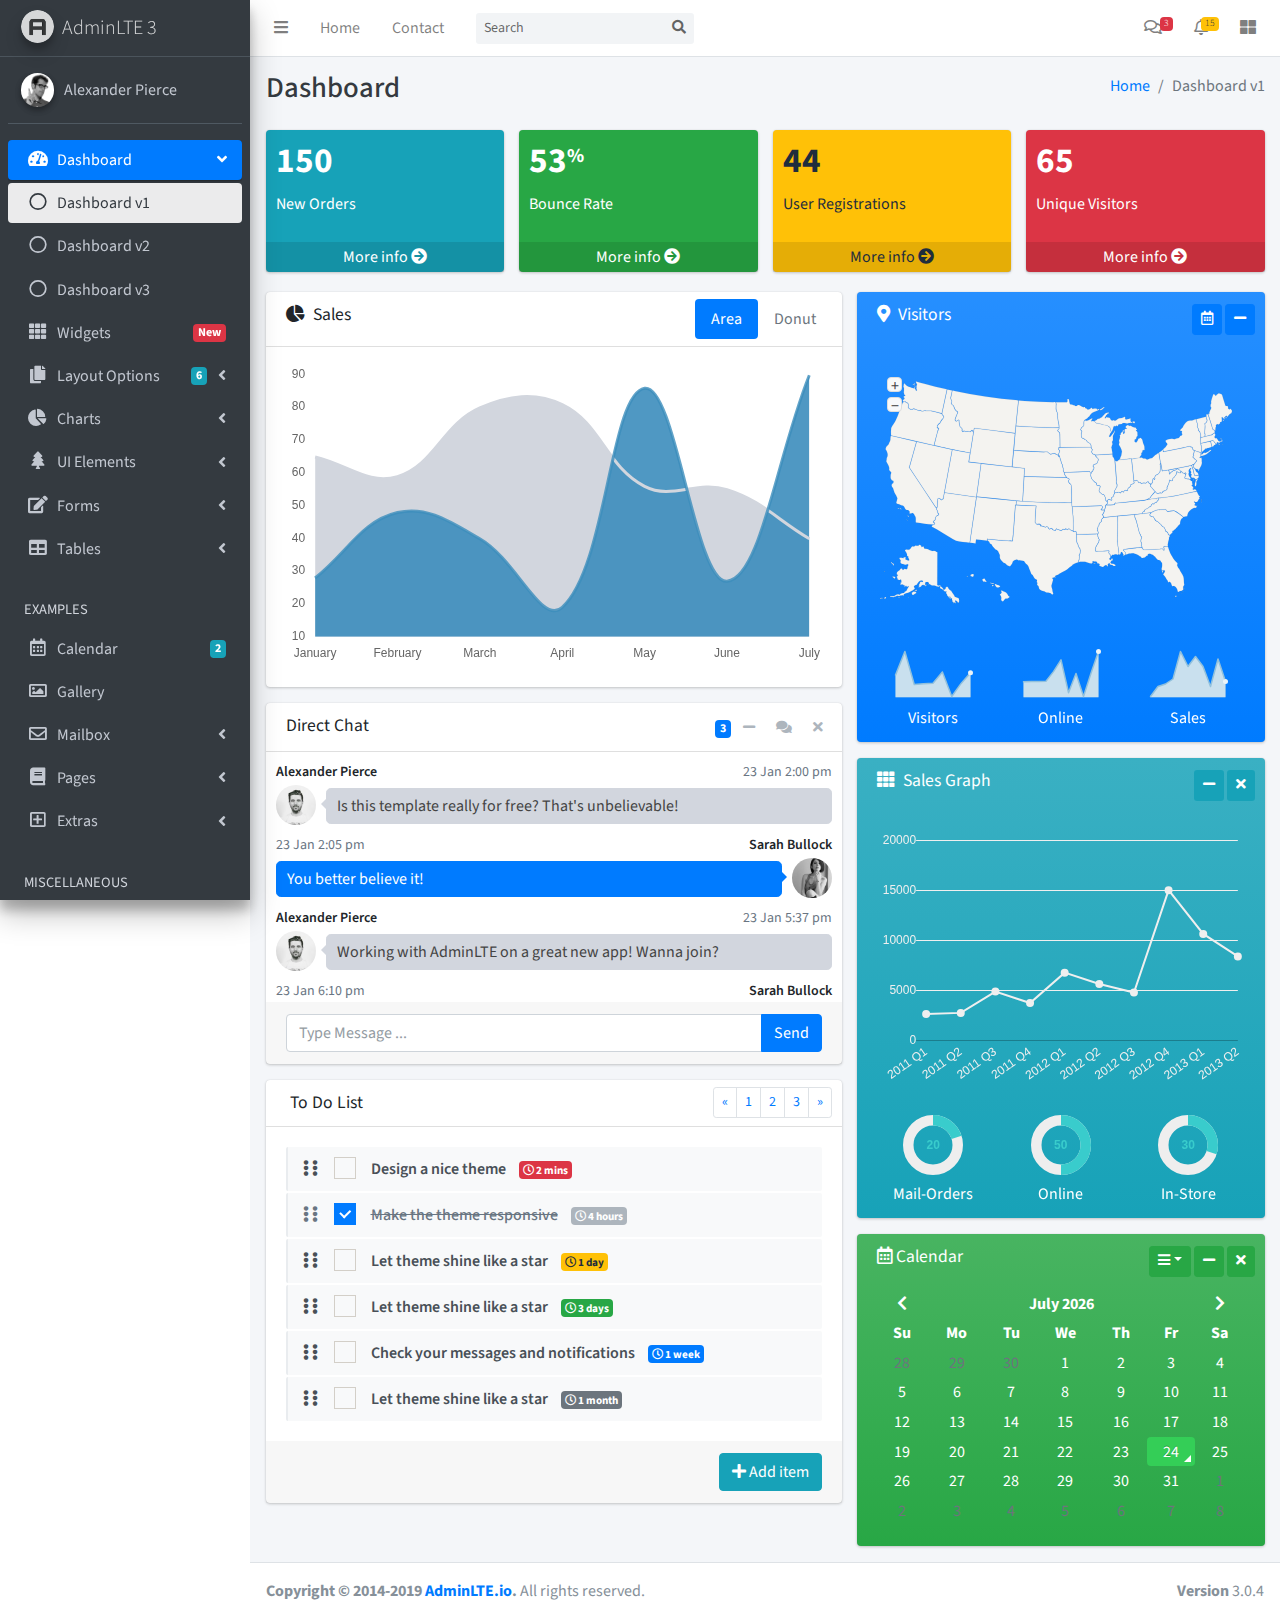
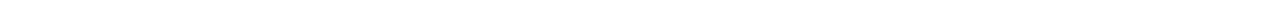
<file: EticaretWebSitesi/wwwroot/AdminLTE-3.0.4/index.html>
<!DOCTYPE html>
<html>
<head>
  <meta charset="utf-8">
  <meta http-equiv="X-UA-Compatible" content="IE=edge">
  <title>AdminLTE 3 | Dashboard</title>
  <!-- Tell the browser to be responsive to screen width -->
  <meta name="viewport" content="width=device-width, initial-scale=1">
  <!-- Font Awesome -->
  <link rel="stylesheet" href="plugins/fontawesome-free/css/all.min.css">
  <!-- Ionicons -->
  <link rel="stylesheet" href="https://code.ionicframework.com/ionicons/2.0.1/css/ionicons.min.css">
  <!-- Tempusdominus Bbootstrap 4 -->
  <link rel="stylesheet" href="plugins/tempusdominus-bootstrap-4/css/tempusdominus-bootstrap-4.min.css">
  <!-- iCheck -->
  <link rel="stylesheet" href="plugins/icheck-bootstrap/icheck-bootstrap.min.css">
  <!-- JQVMap -->
  <link rel="stylesheet" href="plugins/jqvmap/jqvmap.min.css">
  <!-- Theme style -->
  <link rel="stylesheet" href="dist/css/adminlte.min.css">
  <!-- overlayScrollbars -->
  <link rel="stylesheet" href="plugins/overlayScrollbars/css/OverlayScrollbars.min.css">
  <!-- Daterange picker -->
  <link rel="stylesheet" href="plugins/daterangepicker/daterangepicker.css">
  <!-- summernote -->
  <link rel="stylesheet" href="plugins/summernote/summernote-bs4.css">
  <!-- Google Font: Source Sans Pro -->
  <link href="https://fonts.googleapis.com/css?family=Source+Sans+Pro:300,400,400i,700" rel="stylesheet">
</head>
<body class="hold-transition sidebar-mini layout-fixed">
<div class="wrapper">

  <!-- Navbar -->
  <nav class="main-header navbar navbar-expand navbar-white navbar-light">
    <!-- Left navbar links -->
    <ul class="navbar-nav">
      <li class="nav-item">
        <a class="nav-link" data-widget="pushmenu" href="#" role="button"><i class="fas fa-bars"></i></a>
      </li>
      <li class="nav-item d-none d-sm-inline-block">
        <a href="index3.html" class="nav-link">Home</a>
      </li>
      <li class="nav-item d-none d-sm-inline-block">
        <a href="#" class="nav-link">Contact</a>
      </li>
    </ul>

    <!-- SEARCH FORM -->
    <form class="form-inline ml-3">
      <div class="input-group input-group-sm">
        <input class="form-control form-control-navbar" type="search" placeholder="Search" aria-label="Search">
        <div class="input-group-append">
          <button class="btn btn-navbar" type="submit">
            <i class="fas fa-search"></i>
          </button>
        </div>
      </div>
    </form>

    <!-- Right navbar links -->
    <ul class="navbar-nav ml-auto">
      <!-- Messages Dropdown Menu -->
      <li class="nav-item dropdown">
        <a class="nav-link" data-toggle="dropdown" href="#">
          <i class="far fa-comments"></i>
          <span class="badge badge-danger navbar-badge">3</span>
        </a>
        <div class="dropdown-menu dropdown-menu-lg dropdown-menu-right">
          <a href="#" class="dropdown-item">
            <!-- Message Start -->
            <div class="media">
              <img src="dist/img/user1-128x128.jpg" alt="User Avatar" class="img-size-50 mr-3 img-circle">
              <div class="media-body">
                <h3 class="dropdown-item-title">
                  Brad Diesel
                  <span class="float-right text-sm text-danger"><i class="fas fa-star"></i></span>
                </h3>
                <p class="text-sm">Call me whenever you can...</p>
                <p class="text-sm text-muted"><i class="far fa-clock mr-1"></i> 4 Hours Ago</p>
              </div>
            </div>
            <!-- Message End -->
          </a>
          <div class="dropdown-divider"></div>
          <a href="#" class="dropdown-item">
            <!-- Message Start -->
            <div class="media">
              <img src="dist/img/user8-128x128.jpg" alt="User Avatar" class="img-size-50 img-circle mr-3">
              <div class="media-body">
                <h3 class="dropdown-item-title">
                  John Pierce
                  <span class="float-right text-sm text-muted"><i class="fas fa-star"></i></span>
                </h3>
                <p class="text-sm">I got your message bro</p>
                <p class="text-sm text-muted"><i class="far fa-clock mr-1"></i> 4 Hours Ago</p>
              </div>
            </div>
            <!-- Message End -->
          </a>
          <div class="dropdown-divider"></div>
          <a href="#" class="dropdown-item">
            <!-- Message Start -->
            <div class="media">
              <img src="dist/img/user3-128x128.jpg" alt="User Avatar" class="img-size-50 img-circle mr-3">
              <div class="media-body">
                <h3 class="dropdown-item-title">
                  Nora Silvester
                  <span class="float-right text-sm text-warning"><i class="fas fa-star"></i></span>
                </h3>
                <p class="text-sm">The subject goes here</p>
                <p class="text-sm text-muted"><i class="far fa-clock mr-1"></i> 4 Hours Ago</p>
              </div>
            </div>
            <!-- Message End -->
          </a>
          <div class="dropdown-divider"></div>
          <a href="#" class="dropdown-item dropdown-footer">See All Messages</a>
        </div>
      </li>
      <!-- Notifications Dropdown Menu -->
      <li class="nav-item dropdown">
        <a class="nav-link" data-toggle="dropdown" href="#">
          <i class="far fa-bell"></i>
          <span class="badge badge-warning navbar-badge">15</span>
        </a>
        <div class="dropdown-menu dropdown-menu-lg dropdown-menu-right">
          <span class="dropdown-item dropdown-header">15 Notifications</span>
          <div class="dropdown-divider"></div>
          <a href="#" class="dropdown-item">
            <i class="fas fa-envelope mr-2"></i> 4 new messages
            <span class="float-right text-muted text-sm">3 mins</span>
          </a>
          <div class="dropdown-divider"></div>
          <a href="#" class="dropdown-item">
            <i class="fas fa-users mr-2"></i> 8 friend requests
            <span class="float-right text-muted text-sm">12 hours</span>
          </a>
          <div class="dropdown-divider"></div>
          <a href="#" class="dropdown-item">
            <i class="fas fa-file mr-2"></i> 3 new reports
            <span class="float-right text-muted text-sm">2 days</span>
          </a>
          <div class="dropdown-divider"></div>
          <a href="#" class="dropdown-item dropdown-footer">See All Notifications</a>
        </div>
      </li>
      <li class="nav-item">
        <a class="nav-link" data-widget="control-sidebar" data-slide="true" href="#" role="button">
          <i class="fas fa-th-large"></i>
        </a>
      </li>
    </ul>
  </nav>
  <!-- /.navbar -->

  <!-- Main Sidebar Container -->
  <aside class="main-sidebar sidebar-dark-primary elevation-4">
    <!-- Brand Logo -->
    <a href="index3.html" class="brand-link">
      <img src="dist/img/AdminLTELogo.png" alt="AdminLTE Logo" class="brand-image img-circle elevation-3"
           style="opacity: .8">
      <span class="brand-text font-weight-light">AdminLTE 3</span>
    </a>

    <!-- Sidebar -->
    <div class="sidebar">
      <!-- Sidebar user panel (optional) -->
      <div class="user-panel mt-3 pb-3 mb-3 d-flex">
        <div class="image">
          <img src="dist/img/user2-160x160.jpg" class="img-circle elevation-2" alt="User Image">
        </div>
        <div class="info">
          <a href="#" class="d-block">Alexander Pierce</a>
        </div>
      </div>

      <!-- Sidebar Menu -->
      <nav class="mt-2">
        <ul class="nav nav-pills nav-sidebar flex-column" data-widget="treeview" role="menu" data-accordion="false">
          <!-- Add icons to the links using the .nav-icon class
               with font-awesome or any other icon font library -->
          <li class="nav-item has-treeview menu-open">
            <a href="#" class="nav-link active">
              <i class="nav-icon fas fa-tachometer-alt"></i>
              <p>
                Dashboard
                <i class="right fas fa-angle-left"></i>
              </p>
            </a>
            <ul class="nav nav-treeview">
              <li class="nav-item">
                <a href="./index.html" class="nav-link active">
                  <i class="far fa-circle nav-icon"></i>
                  <p>Dashboard v1</p>
                </a>
              </li>
              <li class="nav-item">
                <a href="./index2.html" class="nav-link">
                  <i class="far fa-circle nav-icon"></i>
                  <p>Dashboard v2</p>
                </a>
              </li>
              <li class="nav-item">
                <a href="./index3.html" class="nav-link">
                  <i class="far fa-circle nav-icon"></i>
                  <p>Dashboard v3</p>
                </a>
              </li>
            </ul>
          </li>
          <li class="nav-item">
            <a href="pages/widgets.html" class="nav-link">
              <i class="nav-icon fas fa-th"></i>
              <p>
                Widgets
                <span class="right badge badge-danger">New</span>
              </p>
            </a>
          </li>
          <li class="nav-item has-treeview">
            <a href="#" class="nav-link">
              <i class="nav-icon fas fa-copy"></i>
              <p>
                Layout Options
                <i class="fas fa-angle-left right"></i>
                <span class="badge badge-info right">6</span>
              </p>
            </a>
            <ul class="nav nav-treeview">
              <li class="nav-item">
                <a href="pages/layout/top-nav.html" class="nav-link">
                  <i class="far fa-circle nav-icon"></i>
                  <p>Top Navigation</p>
                </a>
              </li>
              <li class="nav-item">
                <a href="pages/layout/top-nav-sidebar.html" class="nav-link">
                  <i class="far fa-circle nav-icon"></i>
                  <p>Top Navigation + Sidebar</p>
                </a>
              </li>
              <li class="nav-item">
                <a href="pages/layout/boxed.html" class="nav-link">
                  <i class="far fa-circle nav-icon"></i>
                  <p>Boxed</p>
                </a>
              </li>
              <li class="nav-item">
                <a href="pages/layout/fixed-sidebar.html" class="nav-link">
                  <i class="far fa-circle nav-icon"></i>
                  <p>Fixed Sidebar</p>
                </a>
              </li>
              <li class="nav-item">
                <a href="pages/layout/fixed-topnav.html" class="nav-link">
                  <i class="far fa-circle nav-icon"></i>
                  <p>Fixed Navbar</p>
                </a>
              </li>
              <li class="nav-item">
                <a href="pages/layout/fixed-footer.html" class="nav-link">
                  <i class="far fa-circle nav-icon"></i>
                  <p>Fixed Footer</p>
                </a>
              </li>
              <li class="nav-item">
                <a href="pages/layout/collapsed-sidebar.html" class="nav-link">
                  <i class="far fa-circle nav-icon"></i>
                  <p>Collapsed Sidebar</p>
                </a>
              </li>
            </ul>
          </li>
          <li class="nav-item has-treeview">
            <a href="#" class="nav-link">
              <i class="nav-icon fas fa-chart-pie"></i>
              <p>
                Charts
                <i class="right fas fa-angle-left"></i>
              </p>
            </a>
            <ul class="nav nav-treeview">
              <li class="nav-item">
                <a href="pages/charts/chartjs.html" class="nav-link">
                  <i class="far fa-circle nav-icon"></i>
                  <p>ChartJS</p>
                </a>
              </li>
              <li class="nav-item">
                <a href="pages/charts/flot.html" class="nav-link">
                  <i class="far fa-circle nav-icon"></i>
                  <p>Flot</p>
                </a>
              </li>
              <li class="nav-item">
                <a href="pages/charts/inline.html" class="nav-link">
                  <i class="far fa-circle nav-icon"></i>
                  <p>Inline</p>
                </a>
              </li>
            </ul>
          </li>
          <li class="nav-item has-treeview">
            <a href="#" class="nav-link">
              <i class="nav-icon fas fa-tree"></i>
              <p>
                UI Elements
                <i class="fas fa-angle-left right"></i>
              </p>
            </a>
            <ul class="nav nav-treeview">
              <li class="nav-item">
                <a href="pages/UI/general.html" class="nav-link">
                  <i class="far fa-circle nav-icon"></i>
                  <p>General</p>
                </a>
              </li>
              <li class="nav-item">
                <a href="pages/UI/icons.html" class="nav-link">
                  <i class="far fa-circle nav-icon"></i>
                  <p>Icons</p>
                </a>
              </li>
              <li class="nav-item">
                <a href="pages/UI/buttons.html" class="nav-link">
                  <i class="far fa-circle nav-icon"></i>
                  <p>Buttons</p>
                </a>
              </li>
              <li class="nav-item">
                <a href="pages/UI/sliders.html" class="nav-link">
                  <i class="far fa-circle nav-icon"></i>
                  <p>Sliders</p>
                </a>
              </li>
              <li class="nav-item">
                <a href="pages/UI/modals.html" class="nav-link">
                  <i class="far fa-circle nav-icon"></i>
                  <p>Modals & Alerts</p>
                </a>
              </li>
              <li class="nav-item">
                <a href="pages/UI/navbar.html" class="nav-link">
                  <i class="far fa-circle nav-icon"></i>
                  <p>Navbar & Tabs</p>
                </a>
              </li>
              <li class="nav-item">
                <a href="pages/UI/timeline.html" class="nav-link">
                  <i class="far fa-circle nav-icon"></i>
                  <p>Timeline</p>
                </a>
              </li>
              <li class="nav-item">
                <a href="pages/UI/ribbons.html" class="nav-link">
                  <i class="far fa-circle nav-icon"></i>
                  <p>Ribbons</p>
                </a>
              </li>
            </ul>
          </li>
          <li class="nav-item has-treeview">
            <a href="#" class="nav-link">
              <i class="nav-icon fas fa-edit"></i>
              <p>
                Forms
                <i class="fas fa-angle-left right"></i>
              </p>
            </a>
            <ul class="nav nav-treeview">
              <li class="nav-item">
                <a href="pages/forms/general.html" class="nav-link">
                  <i class="far fa-circle nav-icon"></i>
                  <p>General Elements</p>
                </a>
              </li>
              <li class="nav-item">
                <a href="pages/forms/advanced.html" class="nav-link">
                  <i class="far fa-circle nav-icon"></i>
                  <p>Advanced Elements</p>
                </a>
              </li>
              <li class="nav-item">
                <a href="pages/forms/editors.html" class="nav-link">
                  <i class="far fa-circle nav-icon"></i>
                  <p>Editors</p>
                </a>
              </li>
              <li class="nav-item">
                <a href="pages/forms/validation.html" class="nav-link">
                  <i class="far fa-circle nav-icon"></i>
                  <p>Validation</p>
                </a>
              </li>
            </ul>
          </li>
          <li class="nav-item has-treeview">
            <a href="#" class="nav-link">
              <i class="nav-icon fas fa-table"></i>
              <p>
                Tables
                <i class="fas fa-angle-left right"></i>
              </p>
            </a>
            <ul class="nav nav-treeview">
              <li class="nav-item">
                <a href="pages/tables/simple.html" class="nav-link">
                  <i class="far fa-circle nav-icon"></i>
                  <p>Simple Tables</p>
                </a>
              </li>
              <li class="nav-item">
                <a href="pages/tables/data.html" class="nav-link">
                  <i class="far fa-circle nav-icon"></i>
                  <p>DataTables</p>
                </a>
              </li>
              <li class="nav-item">
                <a href="pages/tables/jsgrid.html" class="nav-link">
                  <i class="far fa-circle nav-icon"></i>
                  <p>jsGrid</p>
                </a>
              </li>
            </ul>
          </li>
          <li class="nav-header">EXAMPLES</li>
          <li class="nav-item">
            <a href="pages/calendar.html" class="nav-link">
              <i class="nav-icon far fa-calendar-alt"></i>
              <p>
                Calendar
                <span class="badge badge-info right">2</span>
              </p>
            </a>
          </li>
          <li class="nav-item">
            <a href="pages/gallery.html" class="nav-link">
              <i class="nav-icon far fa-image"></i>
              <p>
                Gallery
              </p>
            </a>
          </li>
          <li class="nav-item has-treeview">
            <a href="#" class="nav-link">
              <i class="nav-icon far fa-envelope"></i>
              <p>
                Mailbox
                <i class="fas fa-angle-left right"></i>
              </p>
            </a>
            <ul class="nav nav-treeview">
              <li class="nav-item">
                <a href="pages/mailbox/mailbox.html" class="nav-link">
                  <i class="far fa-circle nav-icon"></i>
                  <p>Inbox</p>
                </a>
              </li>
              <li class="nav-item">
                <a href="pages/mailbox/compose.html" class="nav-link">
                  <i class="far fa-circle nav-icon"></i>
                  <p>Compose</p>
                </a>
              </li>
              <li class="nav-item">
                <a href="pages/mailbox/read-mail.html" class="nav-link">
                  <i class="far fa-circle nav-icon"></i>
                  <p>Read</p>
                </a>
              </li>
            </ul>
          </li>
          <li class="nav-item has-treeview">
            <a href="#" class="nav-link">
              <i class="nav-icon fas fa-book"></i>
              <p>
                Pages
                <i class="fas fa-angle-left right"></i>
              </p>
            </a>
            <ul class="nav nav-treeview">
              <li class="nav-item">
                <a href="pages/examples/invoice.html" class="nav-link">
                  <i class="far fa-circle nav-icon"></i>
                  <p>Invoice</p>
                </a>
              </li>
              <li class="nav-item">
                <a href="pages/examples/profile.html" class="nav-link">
                  <i class="far fa-circle nav-icon"></i>
                  <p>Profile</p>
                </a>
              </li>
              <li class="nav-item">
                <a href="pages/examples/e-commerce.html" class="nav-link">
                  <i class="far fa-circle nav-icon"></i>
                  <p>E-commerce</p>
                </a>
              </li>
              <li class="nav-item">
                <a href="pages/examples/projects.html" class="nav-link">
                  <i class="far fa-circle nav-icon"></i>
                  <p>Projects</p>
                </a>
              </li>
              <li class="nav-item">
                <a href="pages/examples/project-add.html" class="nav-link">
                  <i class="far fa-circle nav-icon"></i>
                  <p>Project Add</p>
                </a>
              </li>
              <li class="nav-item">
                <a href="pages/examples/project-edit.html" class="nav-link">
                  <i class="far fa-circle nav-icon"></i>
                  <p>Project Edit</p>
                </a>
              </li>
              <li class="nav-item">
                <a href="pages/examples/project-detail.html" class="nav-link">
                  <i class="far fa-circle nav-icon"></i>
                  <p>Project Detail</p>
                </a>
              </li>
              <li class="nav-item">
                <a href="pages/examples/contacts.html" class="nav-link">
                  <i class="far fa-circle nav-icon"></i>
                  <p>Contacts</p>
                </a>
              </li>
            </ul>
          </li>
          <li class="nav-item has-treeview">
            <a href="#" class="nav-link">
              <i class="nav-icon far fa-plus-square"></i>
              <p>
                Extras
                <i class="fas fa-angle-left right"></i>
              </p>
            </a>
            <ul class="nav nav-treeview">
              <li class="nav-item">
                <a href="pages/examples/login.html" class="nav-link">
                  <i class="far fa-circle nav-icon"></i>
                  <p>Login</p>
                </a>
              </li>
              <li class="nav-item">
                <a href="pages/examples/register.html" class="nav-link">
                  <i class="far fa-circle nav-icon"></i>
                  <p>Register</p>
                </a>
              </li>
              <li class="nav-item">
                <a href="pages/examples/forgot-password.html" class="nav-link">
                  <i class="far fa-circle nav-icon"></i>
                  <p>Forgot Password</p>
                </a>
              </li>
              <li class="nav-item">
                <a href="pages/examples/recover-password.html" class="nav-link">
                  <i class="far fa-circle nav-icon"></i>
                  <p>Recover Password</p>
                </a>
              </li>
              <li class="nav-item">
                <a href="pages/examples/lockscreen.html" class="nav-link">
                  <i class="far fa-circle nav-icon"></i>
                  <p>Lockscreen</p>
                </a>
              </li>
              <li class="nav-item">
                <a href="pages/examples/legacy-user-menu.html" class="nav-link">
                  <i class="far fa-circle nav-icon"></i>
                  <p>Legacy User Menu</p>
                </a>
              </li>
              <li class="nav-item">
                <a href="pages/examples/language-menu.html" class="nav-link">
                  <i class="far fa-circle nav-icon"></i>
                  <p>Language Menu</p>
                </a>
              </li>
              <li class="nav-item">
                <a href="pages/examples/404.html" class="nav-link">
                  <i class="far fa-circle nav-icon"></i>
                  <p>Error 404</p>
                </a>
              </li>
              <li class="nav-item">
                <a href="pages/examples/500.html" class="nav-link">
                  <i class="far fa-circle nav-icon"></i>
                  <p>Error 500</p>
                </a>
              </li>
              <li class="nav-item">
                <a href="pages/examples/pace.html" class="nav-link">
                  <i class="far fa-circle nav-icon"></i>
                  <p>Pace</p>
                </a>
              </li>
              <li class="nav-item">
                <a href="pages/examples/blank.html" class="nav-link">
                  <i class="far fa-circle nav-icon"></i>
                  <p>Blank Page</p>
                </a>
              </li>
              <li class="nav-item">
                <a href="starter.html" class="nav-link">
                  <i class="far fa-circle nav-icon"></i>
                  <p>Starter Page</p>
                </a>
              </li>
            </ul>
          </li>
          <li class="nav-header">MISCELLANEOUS</li>
          <li class="nav-item">
            <a href="https://adminlte.io/docs/3.0" class="nav-link">
              <i class="nav-icon fas fa-file"></i>
              <p>Documentation</p>
            </a>
          </li>
          <li class="nav-header">MULTI LEVEL EXAMPLE</li>
          <li class="nav-item">
            <a href="#" class="nav-link">
              <i class="fas fa-circle nav-icon"></i>
              <p>Level 1</p>
            </a>
          </li>
          <li class="nav-item has-treeview">
            <a href="#" class="nav-link">
              <i class="nav-icon fas fa-circle"></i>
              <p>
                Level 1
                <i class="right fas fa-angle-left"></i>
              </p>
            </a>
            <ul class="nav nav-treeview">
              <li class="nav-item">
                <a href="#" class="nav-link">
                  <i class="far fa-circle nav-icon"></i>
                  <p>Level 2</p>
                </a>
              </li>
              <li class="nav-item has-treeview">
                <a href="#" class="nav-link">
                  <i class="far fa-circle nav-icon"></i>
                  <p>
                    Level 2
                    <i class="right fas fa-angle-left"></i>
                  </p>
                </a>
                <ul class="nav nav-treeview">
                  <li class="nav-item">
                    <a href="#" class="nav-link">
                      <i class="far fa-dot-circle nav-icon"></i>
                      <p>Level 3</p>
                    </a>
                  </li>
                  <li class="nav-item">
                    <a href="#" class="nav-link">
                      <i class="far fa-dot-circle nav-icon"></i>
                      <p>Level 3</p>
                    </a>
                  </li>
                  <li class="nav-item">
                    <a href="#" class="nav-link">
                      <i class="far fa-dot-circle nav-icon"></i>
                      <p>Level 3</p>
                    </a>
                  </li>
                </ul>
              </li>
              <li class="nav-item">
                <a href="#" class="nav-link">
                  <i class="far fa-circle nav-icon"></i>
                  <p>Level 2</p>
                </a>
              </li>
            </ul>
          </li>
          <li class="nav-item">
            <a href="#" class="nav-link">
              <i class="fas fa-circle nav-icon"></i>
              <p>Level 1</p>
            </a>
          </li>
          <li class="nav-header">LABELS</li>
          <li class="nav-item">
            <a href="#" class="nav-link">
              <i class="nav-icon far fa-circle text-danger"></i>
              <p class="text">Important</p>
            </a>
          </li>
          <li class="nav-item">
            <a href="#" class="nav-link">
              <i class="nav-icon far fa-circle text-warning"></i>
              <p>Warning</p>
            </a>
          </li>
          <li class="nav-item">
            <a href="#" class="nav-link">
              <i class="nav-icon far fa-circle text-info"></i>
              <p>Informational</p>
            </a>
          </li>
        </ul>
      </nav>
      <!-- /.sidebar-menu -->
    </div>
    <!-- /.sidebar -->
  </aside>

  <!-- Content Wrapper. Contains page content -->
  <div class="content-wrapper">
    <!-- Content Header (Page header) -->
    <div class="content-header">
      <div class="container-fluid">
        <div class="row mb-2">
          <div class="col-sm-6">
            <h1 class="m-0 text-dark">Dashboard</h1>
          </div><!-- /.col -->
          <div class="col-sm-6">
            <ol class="breadcrumb float-sm-right">
              <li class="breadcrumb-item"><a href="#">Home</a></li>
              <li class="breadcrumb-item active">Dashboard v1</li>
            </ol>
          </div><!-- /.col -->
        </div><!-- /.row -->
      </div><!-- /.container-fluid -->
    </div>
    <!-- /.content-header -->

    <!-- Main content -->
    <section class="content">
      <div class="container-fluid">
        <!-- Small boxes (Stat box) -->
        <div class="row">
          <div class="col-lg-3 col-6">
            <!-- small box -->
            <div class="small-box bg-info">
              <div class="inner">
                <h3>150</h3>

                <p>New Orders</p>
              </div>
              <div class="icon">
                <i class="ion ion-bag"></i>
              </div>
              <a href="#" class="small-box-footer">More info <i class="fas fa-arrow-circle-right"></i></a>
            </div>
          </div>
          <!-- ./col -->
          <div class="col-lg-3 col-6">
            <!-- small box -->
            <div class="small-box bg-success">
              <div class="inner">
                <h3>53<sup style="font-size: 20px">%</sup></h3>

                <p>Bounce Rate</p>
              </div>
              <div class="icon">
                <i class="ion ion-stats-bars"></i>
              </div>
              <a href="#" class="small-box-footer">More info <i class="fas fa-arrow-circle-right"></i></a>
            </div>
          </div>
          <!-- ./col -->
          <div class="col-lg-3 col-6">
            <!-- small box -->
            <div class="small-box bg-warning">
              <div class="inner">
                <h3>44</h3>

                <p>User Registrations</p>
              </div>
              <div class="icon">
                <i class="ion ion-person-add"></i>
              </div>
              <a href="#" class="small-box-footer">More info <i class="fas fa-arrow-circle-right"></i></a>
            </div>
          </div>
          <!-- ./col -->
          <div class="col-lg-3 col-6">
            <!-- small box -->
            <div class="small-box bg-danger">
              <div class="inner">
                <h3>65</h3>

                <p>Unique Visitors</p>
              </div>
              <div class="icon">
                <i class="ion ion-pie-graph"></i>
              </div>
              <a href="#" class="small-box-footer">More info <i class="fas fa-arrow-circle-right"></i></a>
            </div>
          </div>
          <!-- ./col -->
        </div>
        <!-- /.row -->
        <!-- Main row -->
        <div class="row">
          <!-- Left col -->
          <section class="col-lg-7 connectedSortable">
            <!-- Custom tabs (Charts with tabs)-->
            <div class="card">
              <div class="card-header">
                <h3 class="card-title">
                  <i class="fas fa-chart-pie mr-1"></i>
                  Sales
                </h3>
                <div class="card-tools">
                  <ul class="nav nav-pills ml-auto">
                    <li class="nav-item">
                      <a class="nav-link active" href="#revenue-chart" data-toggle="tab">Area</a>
                    </li>
                    <li class="nav-item">
                      <a class="nav-link" href="#sales-chart" data-toggle="tab">Donut</a>
                    </li>
                  </ul>
                </div>
              </div><!-- /.card-header -->
              <div class="card-body">
                <div class="tab-content p-0">
                  <!-- Morris chart - Sales -->
                  <div class="chart tab-pane active" id="revenue-chart"
                       style="position: relative; height: 300px;">
                      <canvas id="revenue-chart-canvas" height="300" style="height: 300px;"></canvas>                         
                   </div>
                  <div class="chart tab-pane" id="sales-chart" style="position: relative; height: 300px;">
                    <canvas id="sales-chart-canvas" height="300" style="height: 300px;"></canvas>                         
                  </div>  
                </div>
              </div><!-- /.card-body -->
            </div>
            <!-- /.card -->

            <!-- DIRECT CHAT -->
            <div class="card direct-chat direct-chat-primary">
              <div class="card-header">
                <h3 class="card-title">Direct Chat</h3>

                <div class="card-tools">
                  <span data-toggle="tooltip" title="3 New Messages" class="badge badge-primary">3</span>
                  <button type="button" class="btn btn-tool" data-card-widget="collapse">
                    <i class="fas fa-minus"></i>
                  </button>
                  <button type="button" class="btn btn-tool" data-toggle="tooltip" title="Contacts"
                          data-widget="chat-pane-toggle">
                    <i class="fas fa-comments"></i>
                  </button>
                  <button type="button" class="btn btn-tool" data-card-widget="remove"><i class="fas fa-times"></i>
                  </button>
                </div>
              </div>
              <!-- /.card-header -->
              <div class="card-body">
                <!-- Conversations are loaded here -->
                <div class="direct-chat-messages">
                  <!-- Message. Default to the left -->
                  <div class="direct-chat-msg">
                    <div class="direct-chat-infos clearfix">
                      <span class="direct-chat-name float-left">Alexander Pierce</span>
                      <span class="direct-chat-timestamp float-right">23 Jan 2:00 pm</span>
                    </div>
                    <!-- /.direct-chat-infos -->
                    <img class="direct-chat-img" src="dist/img/user1-128x128.jpg" alt="message user image">
                    <!-- /.direct-chat-img -->
                    <div class="direct-chat-text">
                      Is this template really for free? That's unbelievable!
                    </div>
                    <!-- /.direct-chat-text -->
                  </div>
                  <!-- /.direct-chat-msg -->

                  <!-- Message to the right -->
                  <div class="direct-chat-msg right">
                    <div class="direct-chat-infos clearfix">
                      <span class="direct-chat-name float-right">Sarah Bullock</span>
                      <span class="direct-chat-timestamp float-left">23 Jan 2:05 pm</span>
                    </div>
                    <!-- /.direct-chat-infos -->
                    <img class="direct-chat-img" src="dist/img/user3-128x128.jpg" alt="message user image">
                    <!-- /.direct-chat-img -->
                    <div class="direct-chat-text">
                      You better believe it!
                    </div>
                    <!-- /.direct-chat-text -->
                  </div>
                  <!-- /.direct-chat-msg -->

                  <!-- Message. Default to the left -->
                  <div class="direct-chat-msg">
                    <div class="direct-chat-infos clearfix">
                      <span class="direct-chat-name float-left">Alexander Pierce</span>
                      <span class="direct-chat-timestamp float-right">23 Jan 5:37 pm</span>
                    </div>
                    <!-- /.direct-chat-infos -->
                    <img class="direct-chat-img" src="dist/img/user1-128x128.jpg" alt="message user image">
                    <!-- /.direct-chat-img -->
                    <div class="direct-chat-text">
                      Working with AdminLTE on a great new app! Wanna join?
                    </div>
                    <!-- /.direct-chat-text -->
                  </div>
                  <!-- /.direct-chat-msg -->

                  <!-- Message to the right -->
                  <div class="direct-chat-msg right">
                    <div class="direct-chat-infos clearfix">
                      <span class="direct-chat-name float-right">Sarah Bullock</span>
                      <span class="direct-chat-timestamp float-left">23 Jan 6:10 pm</span>
                    </div>
                    <!-- /.direct-chat-infos -->
                    <img class="direct-chat-img" src="dist/img/user3-128x128.jpg" alt="message user image">
                    <!-- /.direct-chat-img -->
                    <div class="direct-chat-text">
                      I would love to.
                    </div>
                    <!-- /.direct-chat-text -->
                  </div>
                  <!-- /.direct-chat-msg -->

                </div>
                <!--/.direct-chat-messages-->

                <!-- Contacts are loaded here -->
                <div class="direct-chat-contacts">
                  <ul class="contacts-list">
                    <li>
                      <a href="#">
                        <img class="contacts-list-img" src="dist/img/user1-128x128.jpg">

                        <div class="contacts-list-info">
                          <span class="contacts-list-name">
                            Count Dracula
                            <small class="contacts-list-date float-right">2/28/2015</small>
                          </span>
                          <span class="contacts-list-msg">How have you been? I was...</span>
                        </div>
                        <!-- /.contacts-list-info -->
                      </a>
                    </li>
                    <!-- End Contact Item -->
                    <li>
                      <a href="#">
                        <img class="contacts-list-img" src="dist/img/user7-128x128.jpg">

                        <div class="contacts-list-info">
                          <span class="contacts-list-name">
                            Sarah Doe
                            <small class="contacts-list-date float-right">2/23/2015</small>
                          </span>
                          <span class="contacts-list-msg">I will be waiting for...</span>
                        </div>
                        <!-- /.contacts-list-info -->
                      </a>
                    </li>
                    <!-- End Contact Item -->
                    <li>
                      <a href="#">
                        <img class="contacts-list-img" src="dist/img/user3-128x128.jpg">

                        <div class="contacts-list-info">
                          <span class="contacts-list-name">
                            Nadia Jolie
                            <small class="contacts-list-date float-right">2/20/2015</small>
                          </span>
                          <span class="contacts-list-msg">I'll call you back at...</span>
                        </div>
                        <!-- /.contacts-list-info -->
                      </a>
                    </li>
                    <!-- End Contact Item -->
                    <li>
                      <a href="#">
                        <img class="contacts-list-img" src="dist/img/user5-128x128.jpg">

                        <div class="contacts-list-info">
                          <span class="contacts-list-name">
                            Nora S. Vans
                            <small class="contacts-list-date float-right">2/10/2015</small>
                          </span>
                          <span class="contacts-list-msg">Where is your new...</span>
                        </div>
                        <!-- /.contacts-list-info -->
                      </a>
                    </li>
                    <!-- End Contact Item -->
                    <li>
                      <a href="#">
                        <img class="contacts-list-img" src="dist/img/user6-128x128.jpg">

                        <div class="contacts-list-info">
                          <span class="contacts-list-name">
                            John K.
                            <small class="contacts-list-date float-right">1/27/2015</small>
                          </span>
                          <span class="contacts-list-msg">Can I take a look at...</span>
                        </div>
                        <!-- /.contacts-list-info -->
                      </a>
                    </li>
                    <!-- End Contact Item -->
                    <li>
                      <a href="#">
                        <img class="contacts-list-img" src="dist/img/user8-128x128.jpg">

                        <div class="contacts-list-info">
                          <span class="contacts-list-name">
                            Kenneth M.
                            <small class="contacts-list-date float-right">1/4/2015</small>
                          </span>
                          <span class="contacts-list-msg">Never mind I found...</span>
                        </div>
                        <!-- /.contacts-list-info -->
                      </a>
                    </li>
                    <!-- End Contact Item -->
                  </ul>
                  <!-- /.contacts-list -->
                </div>
                <!-- /.direct-chat-pane -->
              </div>
              <!-- /.card-body -->
              <div class="card-footer">
                <form action="#" method="post">
                  <div class="input-group">
                    <input type="text" name="message" placeholder="Type Message ..." class="form-control">
                    <span class="input-group-append">
                      <button type="button" class="btn btn-primary">Send</button>
                    </span>
                  </div>
                </form>
              </div>
              <!-- /.card-footer-->
            </div>
            <!--/.direct-chat -->

            <!-- TO DO List -->
            <div class="card">
              <div class="card-header">
                <h3 class="card-title">
                  <i class="ion ion-clipboard mr-1"></i>
                  To Do List
                </h3>

                <div class="card-tools">
                  <ul class="pagination pagination-sm">
                    <li class="page-item"><a href="#" class="page-link">&laquo;</a></li>
                    <li class="page-item"><a href="#" class="page-link">1</a></li>
                    <li class="page-item"><a href="#" class="page-link">2</a></li>
                    <li class="page-item"><a href="#" class="page-link">3</a></li>
                    <li class="page-item"><a href="#" class="page-link">&raquo;</a></li>
                  </ul>
                </div>
              </div>
              <!-- /.card-header -->
              <div class="card-body">
                <ul class="todo-list" data-widget="todo-list">
                  <li>
                    <!-- drag handle -->
                    <span class="handle">
                      <i class="fas fa-ellipsis-v"></i>
                      <i class="fas fa-ellipsis-v"></i>
                    </span>
                    <!-- checkbox -->
                    <div  class="icheck-primary d-inline ml-2">
                      <input type="checkbox" value="" name="todo1" id="todoCheck1">
                      <label for="todoCheck1"></label>
                    </div>
                    <!-- todo text -->
                    <span class="text">Design a nice theme</span>
                    <!-- Emphasis label -->
                    <small class="badge badge-danger"><i class="far fa-clock"></i> 2 mins</small>
                    <!-- General tools such as edit or delete-->
                    <div class="tools">
                      <i class="fas fa-edit"></i>
                      <i class="fas fa-trash-o"></i>
                    </div>
                  </li>
                  <li>
                    <span class="handle">
                      <i class="fas fa-ellipsis-v"></i>
                      <i class="fas fa-ellipsis-v"></i>
                    </span>
                    <div  class="icheck-primary d-inline ml-2">
                      <input type="checkbox" value="" name="todo2" id="todoCheck2" checked>
                      <label for="todoCheck2"></label>
                    </div>
                    <span class="text">Make the theme responsive</span>
                    <small class="badge badge-info"><i class="far fa-clock"></i> 4 hours</small>
                    <div class="tools">
                      <i class="fas fa-edit"></i>
                      <i class="fas fa-trash-o"></i>
                    </div>
                  </li>
                  <li>
                    <span class="handle">
                      <i class="fas fa-ellipsis-v"></i>
                      <i class="fas fa-ellipsis-v"></i>
                    </span>
                    <div  class="icheck-primary d-inline ml-2">
                      <input type="checkbox" value="" name="todo3" id="todoCheck3">
                      <label for="todoCheck3"></label>
                    </div>
                    <span class="text">Let theme shine like a star</span>
                    <small class="badge badge-warning"><i class="far fa-clock"></i> 1 day</small>
                    <div class="tools">
                      <i class="fas fa-edit"></i>
                      <i class="fas fa-trash-o"></i>
                    </div>
                  </li>
                  <li>
                    <span class="handle">
                      <i class="fas fa-ellipsis-v"></i>
                      <i class="fas fa-ellipsis-v"></i>
                    </span>
                    <div  class="icheck-primary d-inline ml-2">
                      <input type="checkbox" value="" name="todo4" id="todoCheck4">
                      <label for="todoCheck4"></label>
                    </div>
                    <span class="text">Let theme shine like a star</span>
                    <small class="badge badge-success"><i class="far fa-clock"></i> 3 days</small>
                    <div class="tools">
                      <i class="fas fa-edit"></i>
                      <i class="fas fa-trash-o"></i>
                    </div>
                  </li>
                  <li>
                    <span class="handle">
                      <i class="fas fa-ellipsis-v"></i>
                      <i class="fas fa-ellipsis-v"></i>
                    </span>
                    <div  class="icheck-primary d-inline ml-2">
                      <input type="checkbox" value="" name="todo5" id="todoCheck5">
                      <label for="todoCheck5"></label>
                    </div>
                    <span class="text">Check your messages and notifications</span>
                    <small class="badge badge-primary"><i class="far fa-clock"></i> 1 week</small>
                    <div class="tools">
                      <i class="fas fa-edit"></i>
                      <i class="fas fa-trash-o"></i>
                    </div>
                  </li>
                  <li>
                    <span class="handle">
                      <i class="fas fa-ellipsis-v"></i>
                      <i class="fas fa-ellipsis-v"></i>
                    </span>
                    <div  class="icheck-primary d-inline ml-2">
                      <input type="checkbox" value="" name="todo6" id="todoCheck6">
                      <label for="todoCheck6"></label>
                    </div>
                    <span class="text">Let theme shine like a star</span>
                    <small class="badge badge-secondary"><i class="far fa-clock"></i> 1 month</small>
                    <div class="tools">
                      <i class="fas fa-edit"></i>
                      <i class="fas fa-trash-o"></i>
                    </div>
                  </li>
                </ul>
              </div>
              <!-- /.card-body -->
              <div class="card-footer clearfix">
                <button type="button" class="btn btn-info float-right"><i class="fas fa-plus"></i> Add item</button>
              </div>
            </div>
            <!-- /.card -->
          </section>
          <!-- /.Left col -->
          <!-- right col (We are only adding the ID to make the widgets sortable)-->
          <section class="col-lg-5 connectedSortable">

            <!-- Map card -->
            <div class="card bg-gradient-primary">
              <div class="card-header border-0">
                <h3 class="card-title">
                  <i class="fas fa-map-marker-alt mr-1"></i>
                  Visitors
                </h3>
                <!-- card tools -->
                <div class="card-tools">
                  <button type="button"
                          class="btn btn-primary btn-sm daterange"
                          data-toggle="tooltip"
                          title="Date range">
                    <i class="far fa-calendar-alt"></i>
                  </button>
                  <button type="button"
                          class="btn btn-primary btn-sm"
                          data-card-widget="collapse"
                          data-toggle="tooltip"
                          title="Collapse">
                    <i class="fas fa-minus"></i>
                  </button>
                </div>
                <!-- /.card-tools -->
              </div>
              <div class="card-body">
                <div id="world-map" style="height: 250px; width: 100%;"></div>
              </div>
              <!-- /.card-body-->
              <div class="card-footer bg-transparent">
                <div class="row">
                  <div class="col-4 text-center">
                    <div id="sparkline-1"></div>
                    <div class="text-white">Visitors</div>
                  </div>
                  <!-- ./col -->
                  <div class="col-4 text-center">
                    <div id="sparkline-2"></div>
                    <div class="text-white">Online</div>
                  </div>
                  <!-- ./col -->
                  <div class="col-4 text-center">
                    <div id="sparkline-3"></div>
                    <div class="text-white">Sales</div>
                  </div>
                  <!-- ./col -->
                </div>
                <!-- /.row -->
              </div>
            </div>
            <!-- /.card -->

            <!-- solid sales graph -->
            <div class="card bg-gradient-info">
              <div class="card-header border-0">
                <h3 class="card-title">
                  <i class="fas fa-th mr-1"></i>
                  Sales Graph
                </h3>

                <div class="card-tools">
                  <button type="button" class="btn bg-info btn-sm" data-card-widget="collapse">
                    <i class="fas fa-minus"></i>
                  </button>
                  <button type="button" class="btn bg-info btn-sm" data-card-widget="remove">
                    <i class="fas fa-times"></i>
                  </button>
                </div>
              </div>
              <div class="card-body">
                <canvas class="chart" id="line-chart" style="min-height: 250px; height: 250px; max-height: 250px; max-width: 100%;"></canvas>
              </div>
              <!-- /.card-body -->
              <div class="card-footer bg-transparent">
                <div class="row">
                  <div class="col-4 text-center">
                    <input type="text" class="knob" data-readonly="true" value="20" data-width="60" data-height="60"
                           data-fgColor="#39CCCC">

                    <div class="text-white">Mail-Orders</div>
                  </div>
                  <!-- ./col -->
                  <div class="col-4 text-center">
                    <input type="text" class="knob" data-readonly="true" value="50" data-width="60" data-height="60"
                           data-fgColor="#39CCCC">

                    <div class="text-white">Online</div>
                  </div>
                  <!-- ./col -->
                  <div class="col-4 text-center">
                    <input type="text" class="knob" data-readonly="true" value="30" data-width="60" data-height="60"
                           data-fgColor="#39CCCC">

                    <div class="text-white">In-Store</div>
                  </div>
                  <!-- ./col -->
                </div>
                <!-- /.row -->
              </div>
              <!-- /.card-footer -->
            </div>
            <!-- /.card -->

            <!-- Calendar -->
            <div class="card bg-gradient-success">
              <div class="card-header border-0">

                <h3 class="card-title">
                  <i class="far fa-calendar-alt"></i>
                  Calendar
                </h3>
                <!-- tools card -->
                <div class="card-tools">
                  <!-- button with a dropdown -->
                  <div class="btn-group">
                    <button type="button" class="btn btn-success btn-sm dropdown-toggle" data-toggle="dropdown">
                      <i class="fas fa-bars"></i></button>
                    <div class="dropdown-menu float-right" role="menu">
                      <a href="#" class="dropdown-item">Add new event</a>
                      <a href="#" class="dropdown-item">Clear events</a>
                      <div class="dropdown-divider"></div>
                      <a href="#" class="dropdown-item">View calendar</a>
                    </div>
                  </div>
                  <button type="button" class="btn btn-success btn-sm" data-card-widget="collapse">
                    <i class="fas fa-minus"></i>
                  </button>
                  <button type="button" class="btn btn-success btn-sm" data-card-widget="remove">
                    <i class="fas fa-times"></i>
                  </button>
                </div>
                <!-- /. tools -->
              </div>
              <!-- /.card-header -->
              <div class="card-body pt-0">
                <!--The calendar -->
                <div id="calendar" style="width: 100%"></div>
              </div>
              <!-- /.card-body -->
            </div>
            <!-- /.card -->
          </section>
          <!-- right col -->
        </div>
        <!-- /.row (main row) -->
      </div><!-- /.container-fluid -->
    </section>
    <!-- /.content -->
  </div>
  <!-- /.content-wrapper -->
  <footer class="main-footer">
    <strong>Copyright &copy; 2014-2019 <a href="http://adminlte.io">AdminLTE.io</a>.</strong>
    All rights reserved.
    <div class="float-right d-none d-sm-inline-block">
      <b>Version</b> 3.0.4
    </div>
  </footer>

  <!-- Control Sidebar -->
  <aside class="control-sidebar control-sidebar-dark">
    <!-- Control sidebar content goes here -->
  </aside>
  <!-- /.control-sidebar -->
</div>
<!-- ./wrapper -->

<!-- jQuery -->
<script src="plugins/jquery/jquery.min.js"></script>
<!-- jQuery UI 1.11.4 -->
<script src="plugins/jquery-ui/jquery-ui.min.js"></script>
<!-- Resolve conflict in jQuery UI tooltip with Bootstrap tooltip -->
<script>
  $.widget.bridge('uibutton', $.ui.button)
</script>
<!-- Bootstrap 4 -->
<script src="plugins/bootstrap/js/bootstrap.bundle.min.js"></script>
<!-- ChartJS -->
<script src="plugins/chart.js/Chart.min.js"></script>
<!-- Sparkline -->
<script src="plugins/sparklines/sparkline.js"></script>
<!-- JQVMap -->
<script src="plugins/jqvmap/jquery.vmap.min.js"></script>
<script src="plugins/jqvmap/maps/jquery.vmap.usa.js"></script>
<!-- jQuery Knob Chart -->
<script src="plugins/jquery-knob/jquery.knob.min.js"></script>
<!-- daterangepicker -->
<script src="plugins/moment/moment.min.js"></script>
<script src="plugins/daterangepicker/daterangepicker.js"></script>
<!-- Tempusdominus Bootstrap 4 -->
<script src="plugins/tempusdominus-bootstrap-4/js/tempusdominus-bootstrap-4.min.js"></script>
<!-- Summernote -->
<script src="plugins/summernote/summernote-bs4.min.js"></script>
<!-- overlayScrollbars -->
<script src="plugins/overlayScrollbars/js/jquery.overlayScrollbars.min.js"></script>
<!-- AdminLTE App -->
<script src="dist/js/adminlte.js"></script>
<!-- AdminLTE dashboard demo (This is only for demo purposes) -->
<script src="dist/js/pages/dashboard.js"></script>
<!-- AdminLTE for demo purposes -->
<script src="dist/js/demo.js"></script>
</body>
</html>
</file>
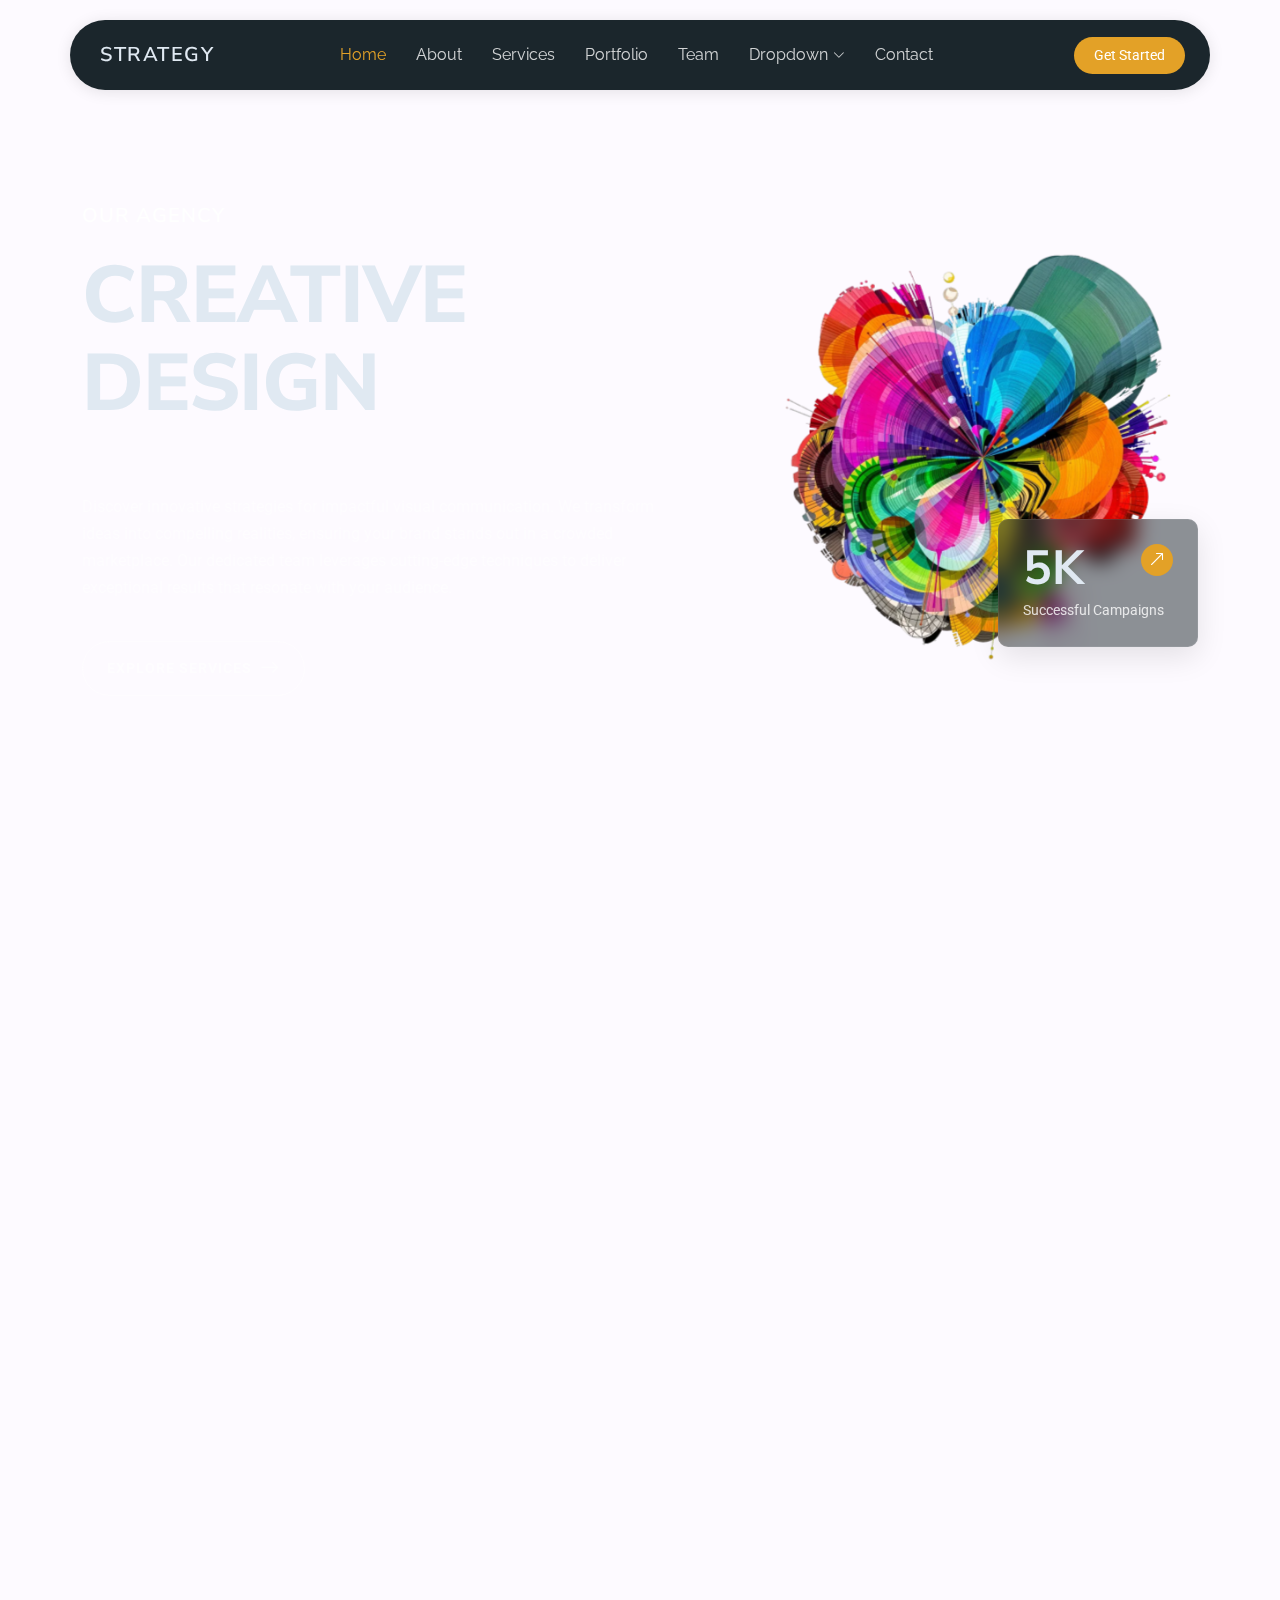
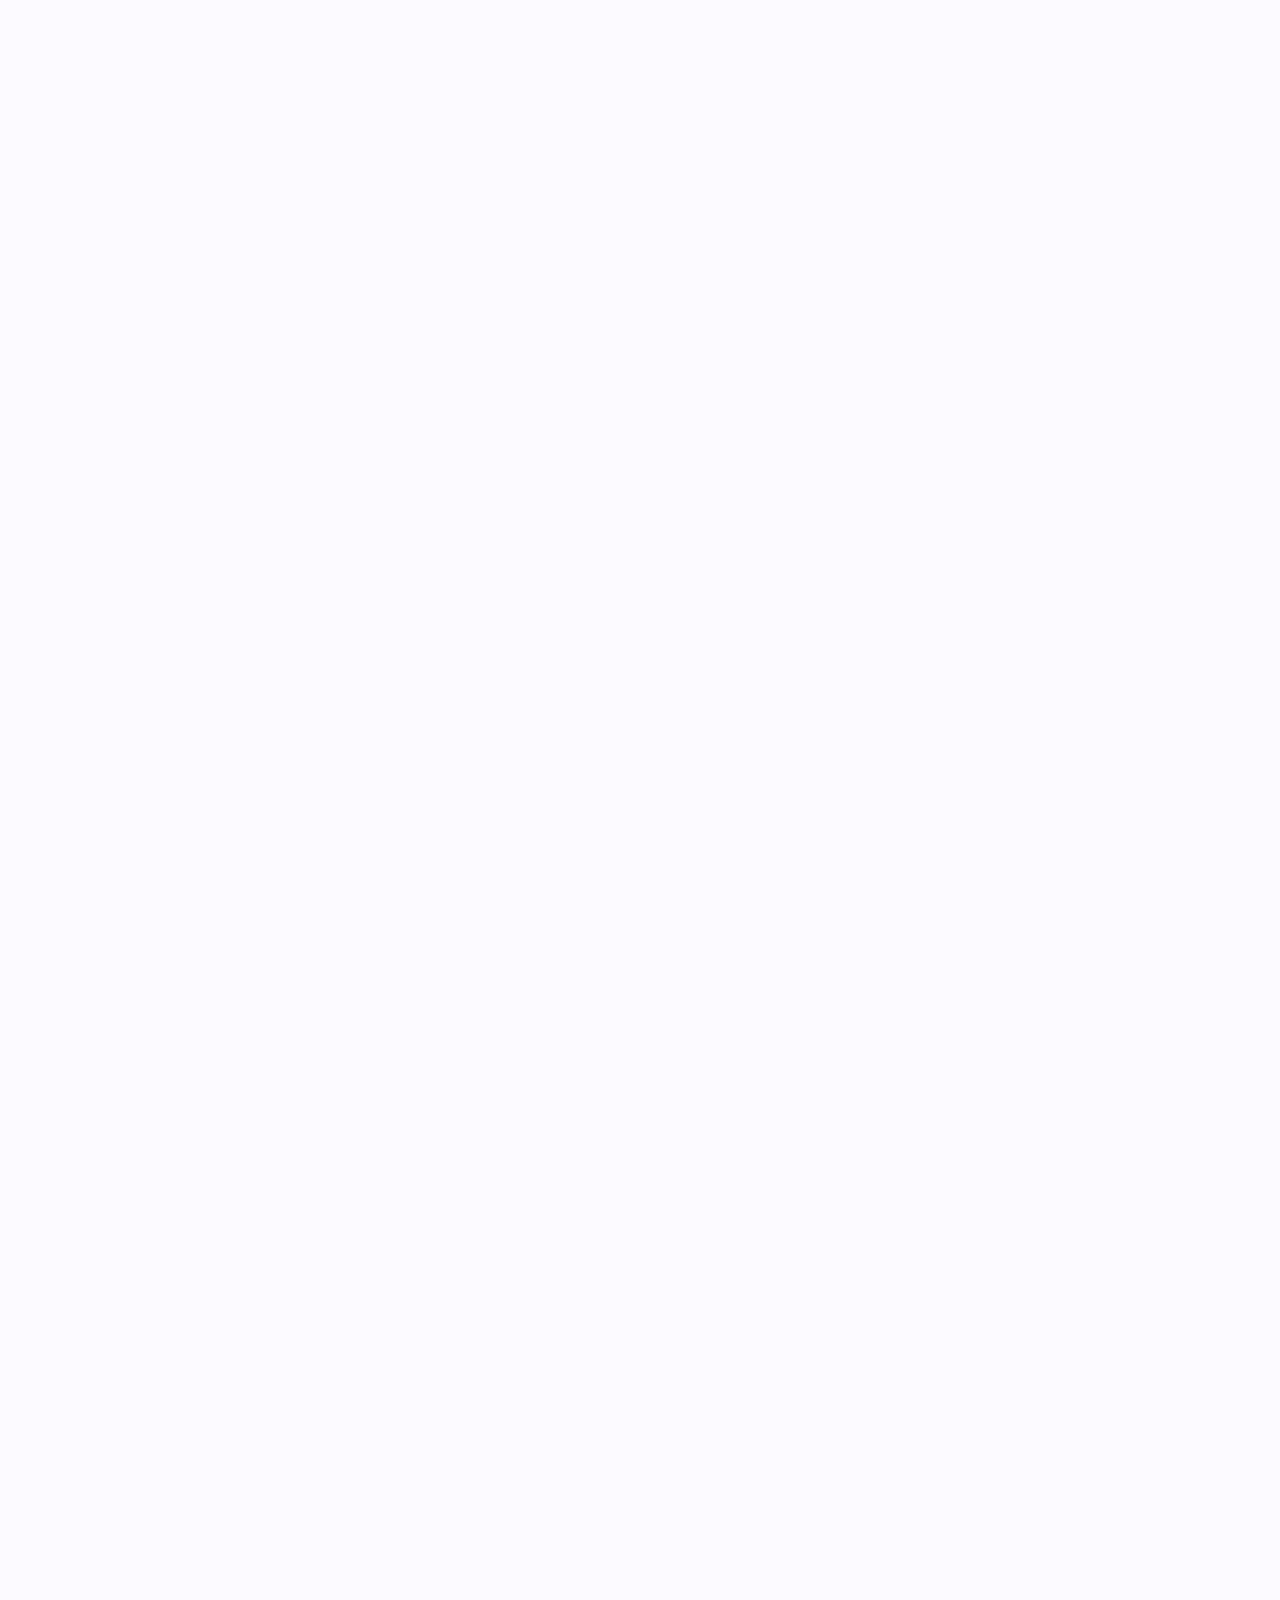
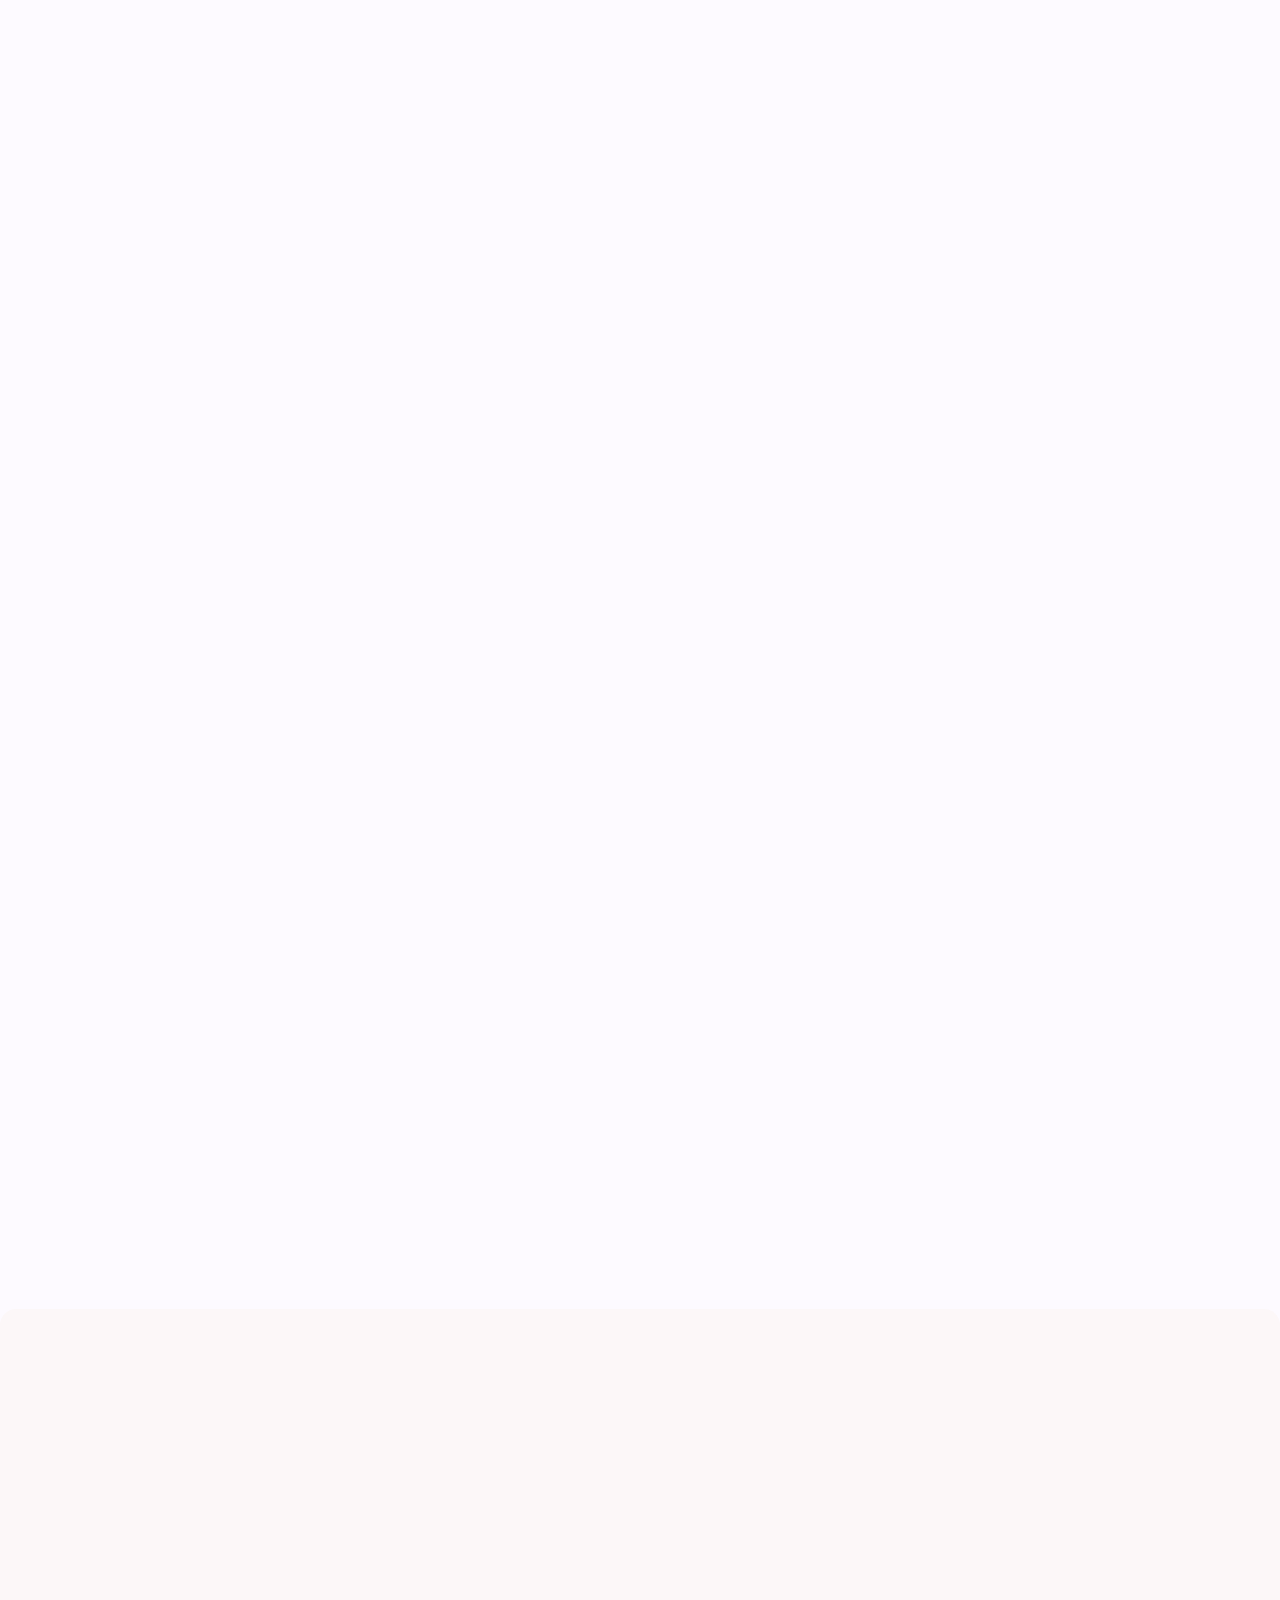
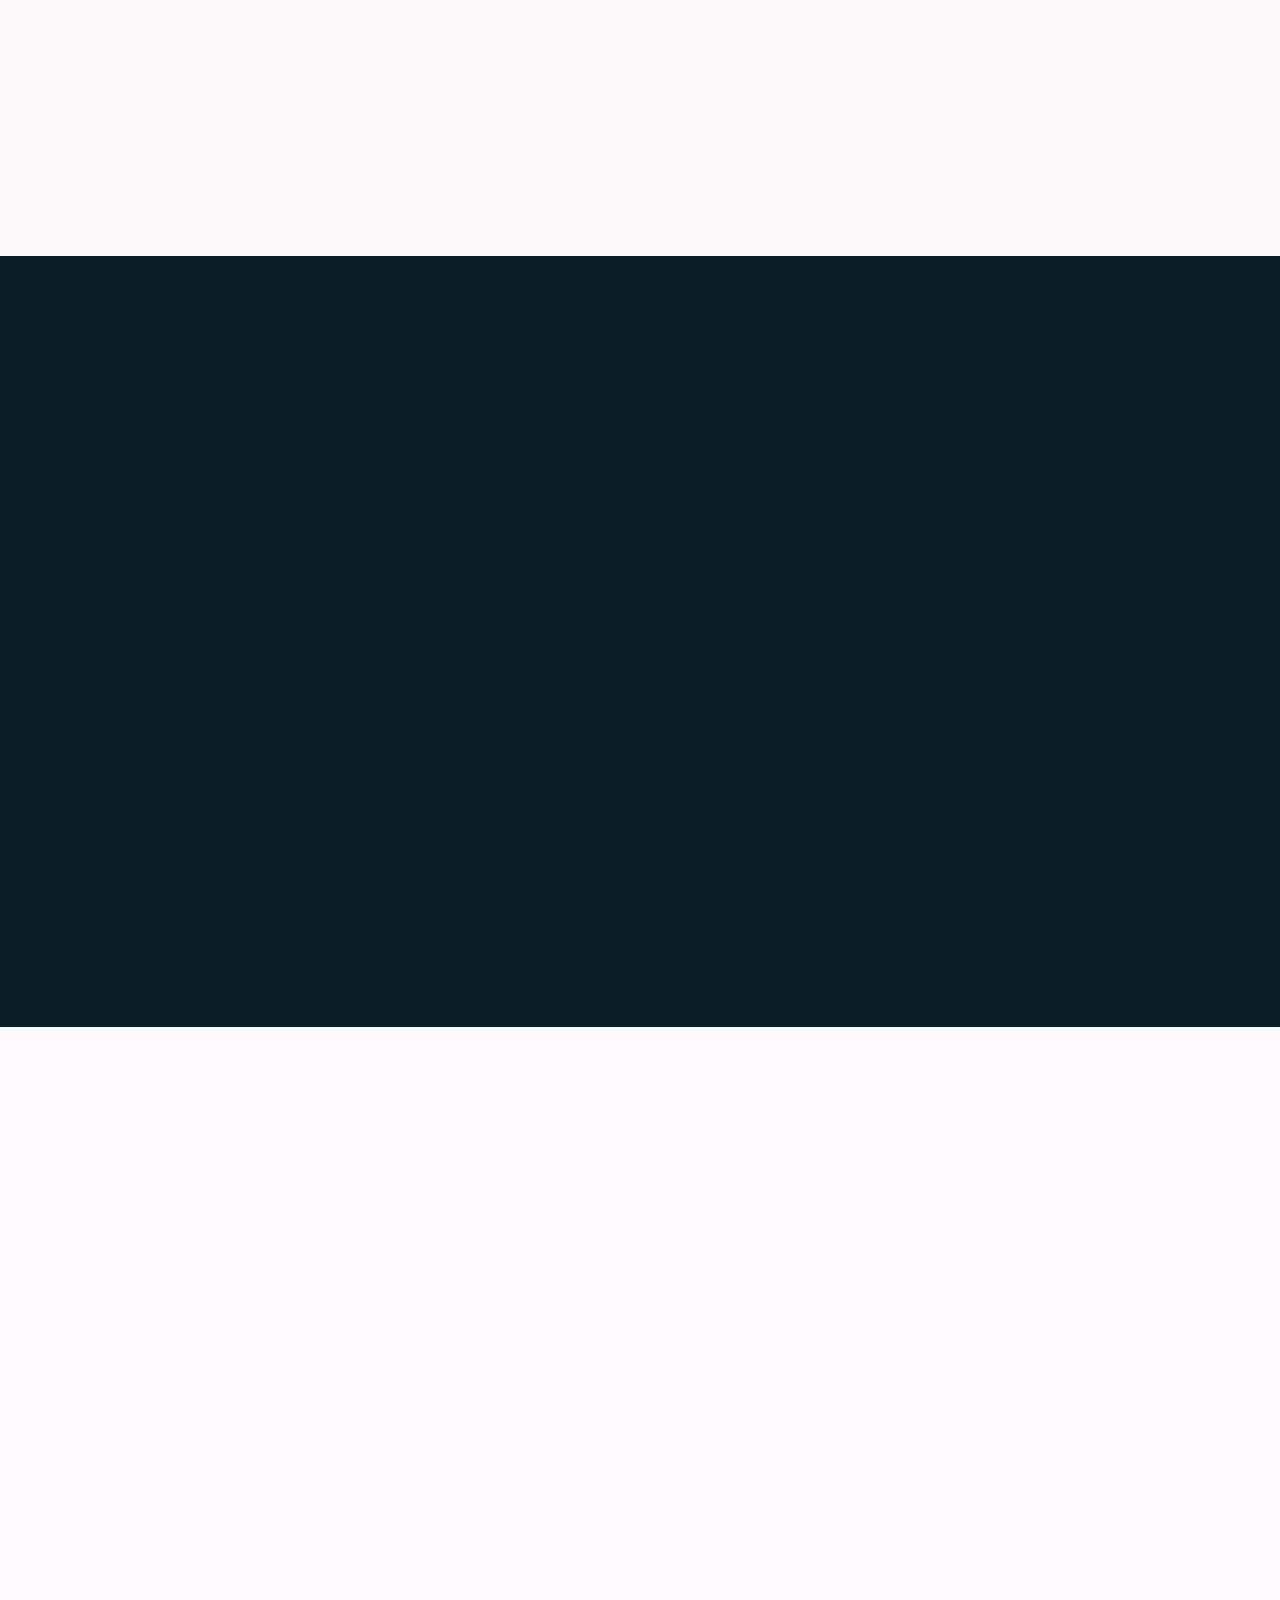
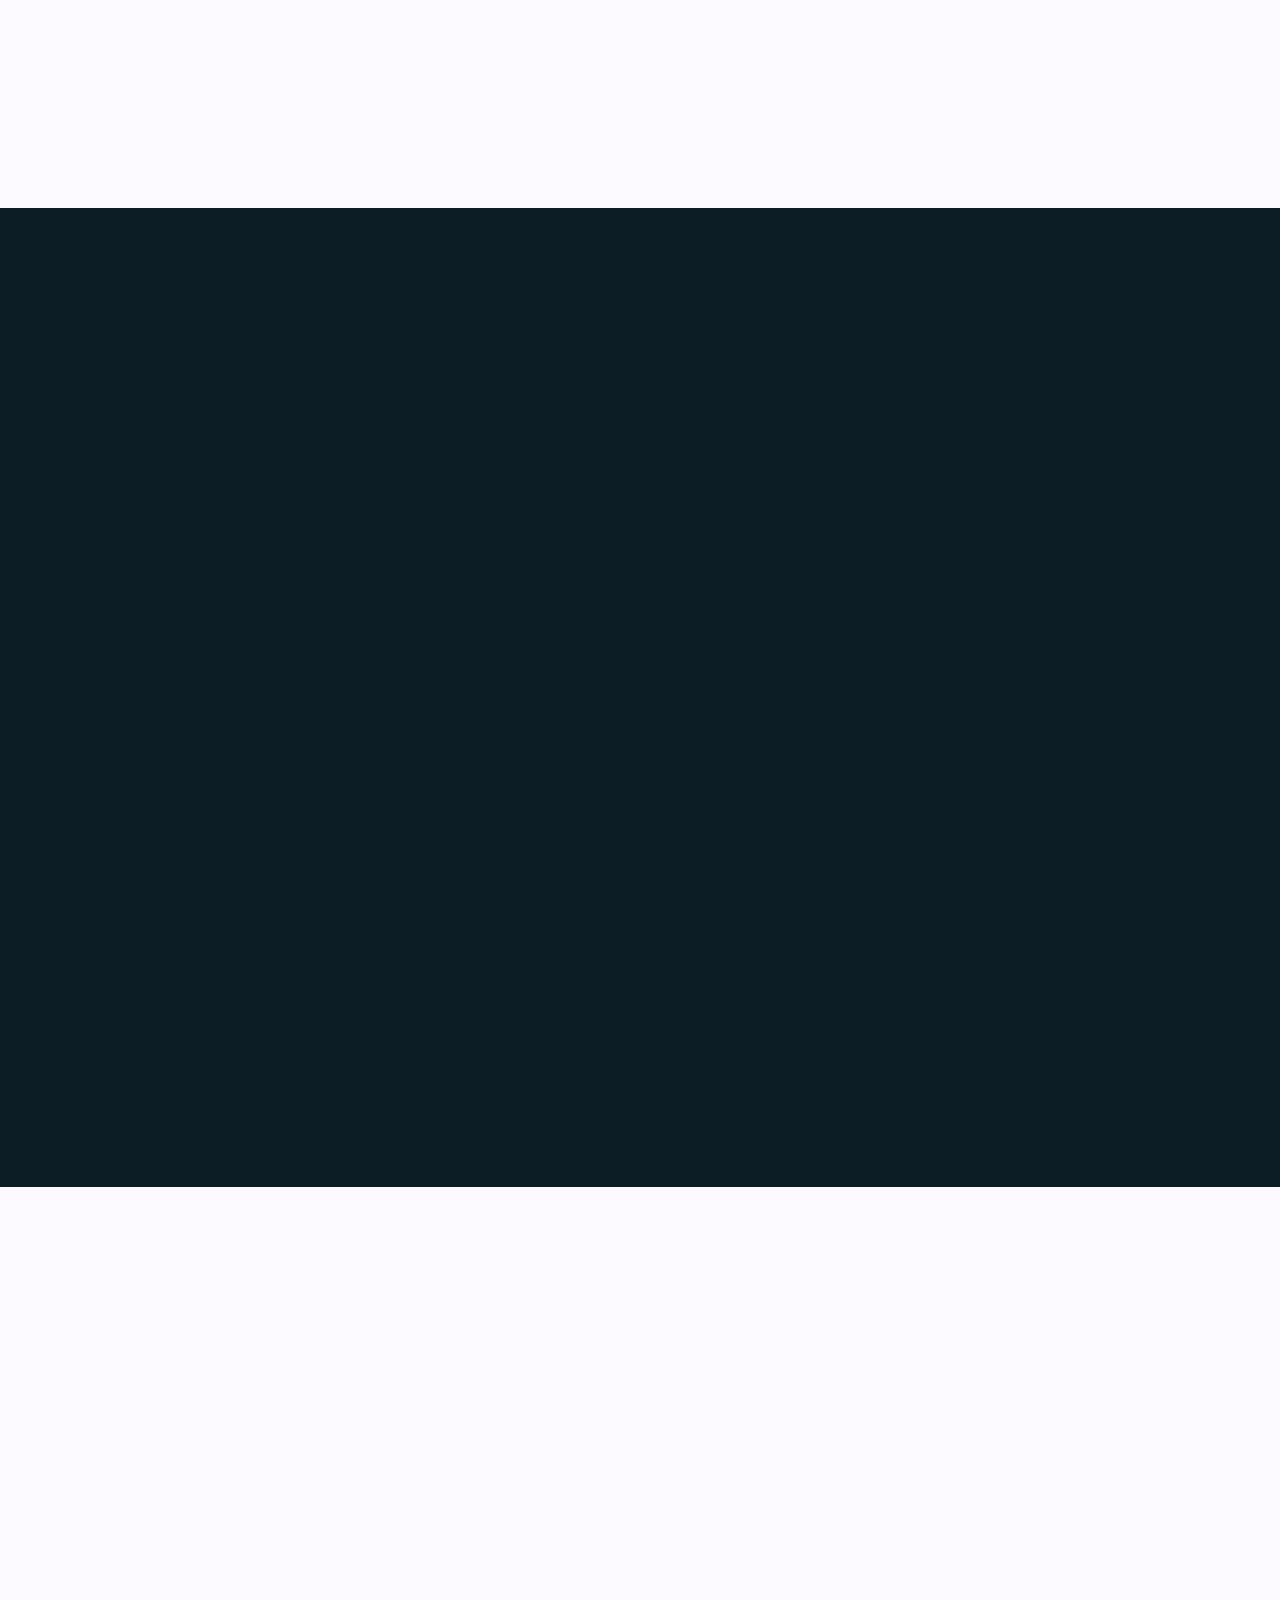
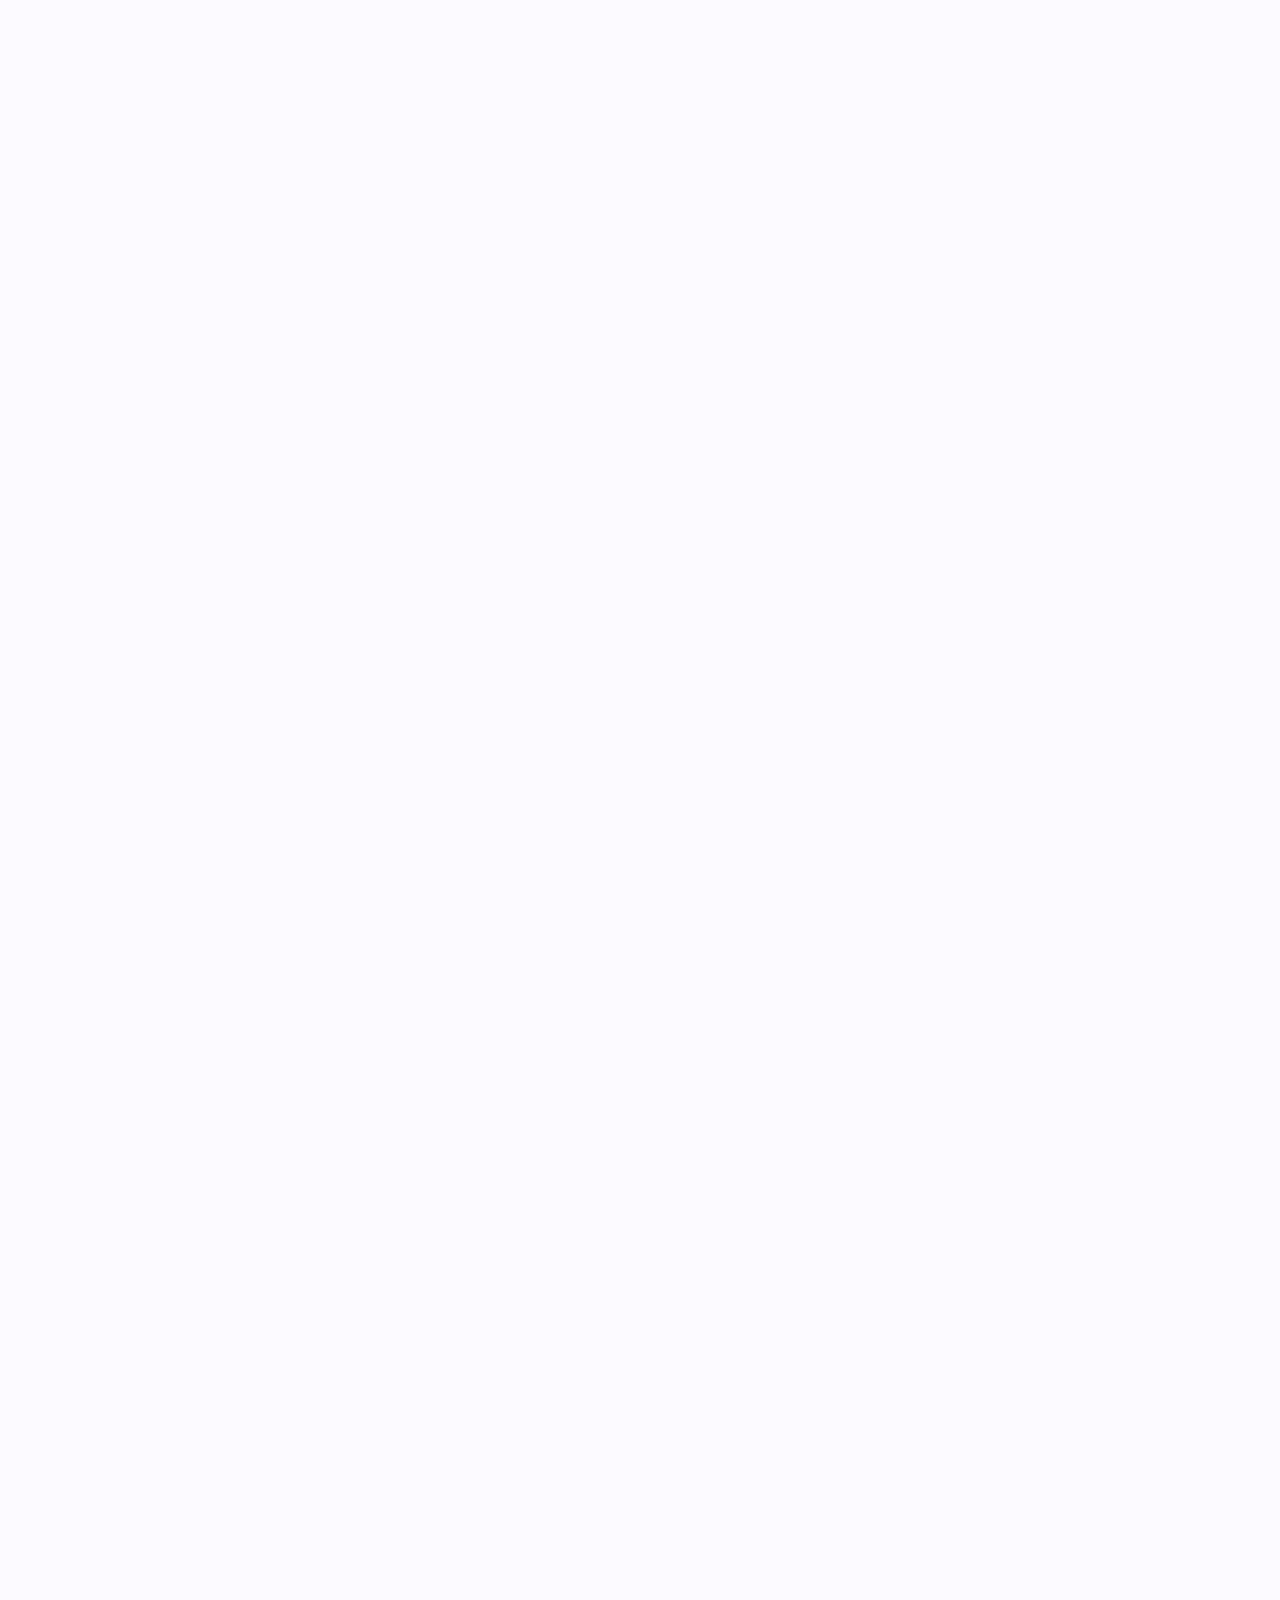
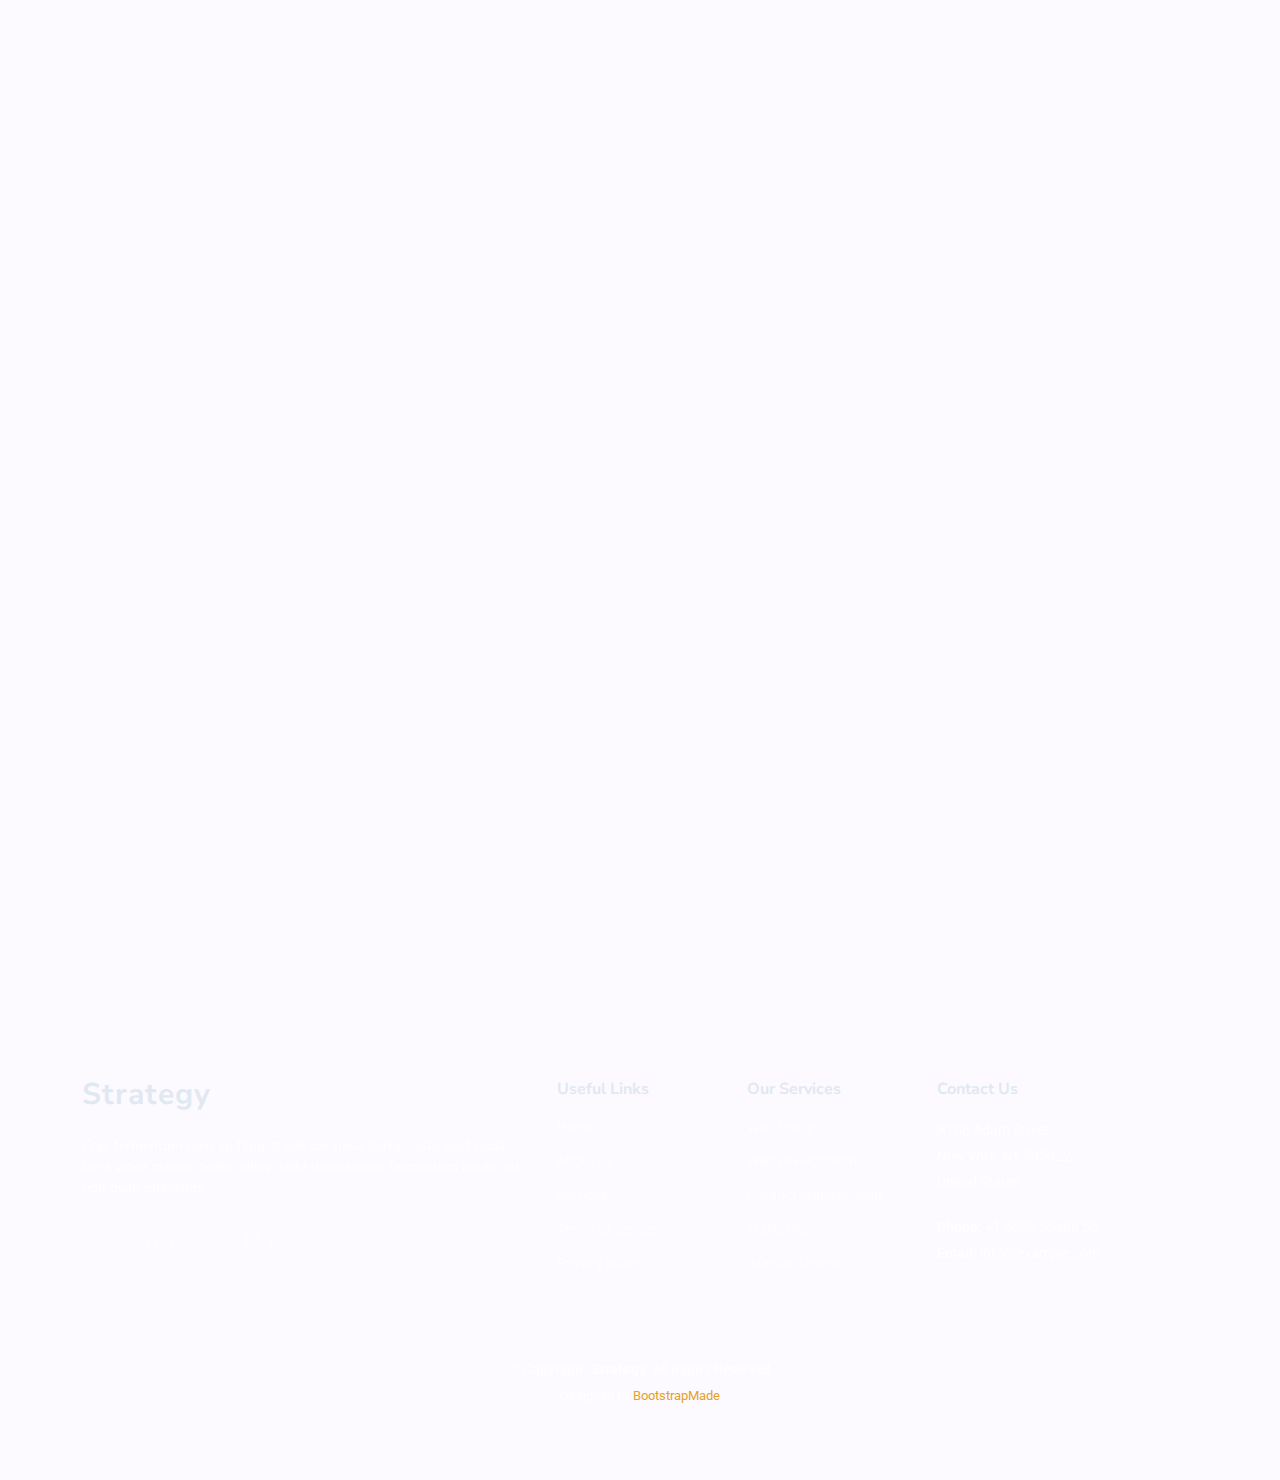
<file: EticaretWebSitesi/wwwroot/Strategy/index.html>
<!DOCTYPE html>
<html lang="en">

<head>
  <meta charset="utf-8">
  <meta content="width=device-width, initial-scale=1.0" name="viewport">
  <title>Index - Strategy Bootstrap Template</title>
  <meta name="description" content="">
  <meta name="keywords" content="">

  <!-- Favicons -->
  <link href="assets/img/favicon.png" rel="icon">
  <link href="assets/img/apple-touch-icon.png" rel="apple-touch-icon">

  <!-- Fonts -->
  <link href="https://fonts.googleapis.com" rel="preconnect">
  <link href="https://fonts.gstatic.com" rel="preconnect" crossorigin>
  <link href="https://fonts.googleapis.com/css2?family=Roboto:ital,wght@0,100;0,300;0,400;0,500;0,700;0,900;1,100;1,300;1,400;1,500;1,700;1,900&family=Raleway:ital,wght@0,100;0,200;0,300;0,400;0,500;0,600;0,700;0,800;0,900;1,100;1,200;1,300;1,400;1,500;1,600;1,700;1,800;1,900&family=Nunito+Sans:ital,wght@0,200;0,300;0,400;0,600;0,700;0,800;0,900;1,200;1,300;1,400;1,600;1,700;1,800;1,900&display=swap" rel="stylesheet">

  <!-- Vendor CSS Files -->
  <link href="assets/vendor/bootstrap/css/bootstrap.min.css" rel="stylesheet">
  <link href="assets/vendor/bootstrap-icons/bootstrap-icons.css" rel="stylesheet">
  <link href="assets/vendor/aos/aos.css" rel="stylesheet">
  <link href="assets/vendor/swiper/swiper-bundle.min.css" rel="stylesheet">
  <link href="assets/vendor/glightbox/css/glightbox.min.css" rel="stylesheet">

  <!-- Main CSS File -->
  <link href="assets/css/main.css" rel="stylesheet">

  <!-- =======================================================
  * Template Name: Strategy
  * Template URL: https://bootstrapmade.com/strategy-bootstrap-agency-template/
  * Updated: May 09 2025 with Bootstrap v5.3.6
  * Author: BootstrapMade.com
  * License: https://bootstrapmade.com/license/
  ======================================================== -->
</head>

<body class="index-page">

  <header id="header" class="header d-flex align-items-center fixed-top">
    <div class="header-container container-fluid container-xl position-relative d-flex align-items-center justify-content-between">

      <a href="index.html" class="logo d-flex align-items-center me-auto me-xl-0">
        <!-- Uncomment the line below if you also wish to use an image logo -->
        <!-- <img src="assets/img/logo.webp" alt=""> -->
        <h1 class="sitename">Strategy</h1>
      </a>

      <nav id="navmenu" class="navmenu">
        <ul>
          <li><a href="#hero" class="active">Home</a></li>
          <li><a href="#about">About</a></li>
          <li><a href="#services">Services</a></li>
          <li><a href="#portfolio">Portfolio</a></li>
          <li><a href="#team">Team</a></li>
          <li class="dropdown"><a href="#"><span>Dropdown</span> <i class="bi bi-chevron-down toggle-dropdown"></i></a>
            <ul>
              <li><a href="#">Dropdown 1</a></li>
              <li class="dropdown"><a href="#"><span>Deep Dropdown</span> <i class="bi bi-chevron-down toggle-dropdown"></i></a>
                <ul>
                  <li><a href="#">Deep Dropdown 1</a></li>
                  <li><a href="#">Deep Dropdown 2</a></li>
                  <li><a href="#">Deep Dropdown 3</a></li>
                  <li><a href="#">Deep Dropdown 4</a></li>
                  <li><a href="#">Deep Dropdown 5</a></li>
                </ul>
              </li>
              <li><a href="#">Dropdown 2</a></li>
              <li><a href="#">Dropdown 3</a></li>
              <li><a href="#">Dropdown 4</a></li>
            </ul>
          </li>
          <li><a href="#contact">Contact</a></li>
        </ul>
        <i class="mobile-nav-toggle d-xl-none bi bi-list"></i>
      </nav>

      <a class="btn-getstarted" href="#about">Get Started</a>

    </div>
  </header>

  <main class="main">

    <!-- Hero Section -->
    <section id="hero" class="hero section">
      <div class="container">
        <div class="row">
          <div class="col-lg-7 content-col" data-aos="fade-up">
            <div class="content">
              <div class="agency-name">
                <h5>OUR AGENCY</h5>
              </div>

              <div class="main-heading">
                <h1>CREATIVE <br>DESIGN</h1>
              </div>

              <div class="divider"></div>

              <div class="description">
                <p>Discover innovative strategies for impactful visual communication. We transform ideas into compelling realities, ensuring your brand stands out in a crowded marketplace. Our dedicated team leverages cutting-edge techniques to deliver exceptional results that resonate with your audience.</p>
              </div>

              <div class="cta-button">
                <a href="#services" class="btn">
                  <span>EXPLORE SERVICES</span>
                  <i class="bi bi-arrow-right"></i>
                </a>
              </div>
            </div>
          </div>

          <div class="col-lg-5" data-aos="zoom-out">
            <div class="visual-content">
              <div class="fluid-shape">
                <img src="assets/img/abstract/abstract-1.webp" alt="Abstract Fluid Shape" class="fluid-img">
              </div>

              <div class="stats-card">
                <div class="stats-number">
                  <h2>5K</h2>
                </div>
                <div class="stats-label">
                  <p>Successful Campaigns</p>
                </div>
                <div class="stats-arrow">
                  <a href="#portfolio"><i class="bi bi-arrow-up-right"></i></a>
                </div>
              </div>
            </div>
          </div>
        </div>
      </div>
    </section><!-- /Hero Section -->

    <!-- About Section -->
    <section id="about" class="about section">

      <!-- Section Title -->
      <div class="container section-title" data-aos="fade-up">
        <h2>About</h2>
        <div><span>Learn More</span> <span class="description-title">About Us</span></div>
      </div><!-- End Section Title -->

      <div class="container">

        <div class="row gx-5 align-items-center">
          <div class="col-lg-6" data-aos="fade-right" data-aos-delay="200">
            <div class="about-image position-relative">
              <img src="assets/img/about/about-portrait-1.webp" class="img-fluid rounded-4 shadow-sm" alt="About Image" loading="lazy">
              <div class="experience-badge">
                <span class="years">20+</span>
                <span class="text">Years of Expertise</span>
              </div>
            </div>
          </div>

          <div class="col-lg-6 mt-4 mt-lg-0" data-aos="fade-left" data-aos-delay="300">
            <div class="about-content">
              <h2>Elevating Business Performance Through Innovation</h2>
              <p class="lead">We focus on crafting bespoke strategies that navigate complexity and deliver tangible results for our clients.</p>
              <p>Through a blend of sophisticated analytics and creative problem-solving, we empower organizations to thrive in rapidly evolving markets.</p>

              <div class="row g-4 mt-3">
                <div class="col-md-6" data-aos="zoom-in" data-aos-delay="400">
                  <div class="feature-item">
                    <i class="bi bi-check-circle-fill"></i>
                    <h5>Dedicated Team Support</h5>
                    <p>Our highly skilled professionals are committed to providing personalized service and impactful solutions on every engagement.</p>
                  </div>
                </div>
                <div class="col-md-6" data-aos="zoom-in" data-aos-delay="450">
                  <div class="feature-item">
                    <i class="bi bi-lightbulb-fill"></i>
                    <h5>Forward-Thinking Approach</h5>
                    <p>We embrace innovative methodologies to develop unique strategies that drive lasting success.</p>
                  </div>
                </div>
              </div>

              <a href="#" class="btn btn-primary mt-4">Explore Our Services</a>
            </div>
          </div>
        </div>

        <div class="testimonial-section mt-5 pt-5" data-aos="fade-up" data-aos-delay="100">
          <div class="row">
            <div class="col-lg-4" data-aos="fade-right" data-aos-delay="200">
              <div class="testimonial-intro">
                <h3>Our Clients Speak Highly</h3>
                <p>Hear directly from those who have experienced the impact of our partnership and achieved their strategic goals.</p>
                <div class="swiper-nav-buttons mt-4">
                  <button class="slider-prev"><i class="bi bi-arrow-left"></i></button>
                  <button class="slider-next"><i class="bi bi-arrow-right"></i></button>
                </div>
              </div>
            </div>

            <div class="col-lg-8" data-aos="fade-left" data-aos-delay="300">
              <div class="testimonial-slider swiper init-swiper">
                <script type="application/json" class="swiper-config">
                  {
                    "loop": true,
                    "speed": 800,
                    "autoplay": {
                      "delay": 5000
                    },
                    "slidesPerView": 1,
                    "spaceBetween": 30,
                    "navigation": {
                      "nextEl": ".slider-next",
                      "prevEl": ".slider-prev"
                    },
                    "breakpoints": {
                      "768": {
                        "slidesPerView": 2
                      }
                    }
                  }
                </script>
                <div class="swiper-wrapper">
                  <div class="swiper-slide">
                    <div class="testimonial-item">
                      <div class="rating mb-3">
                        <i class="bi bi-star-fill"></i>
                        <i class="bi bi-star-fill"></i>
                        <i class="bi bi-star-fill"></i>
                        <i class="bi bi-star-fill"></i>
                        <i class="bi bi-star-fill"></i>
                      </div>
                      <p>"Their strategic vision and unwavering commitment to results provided exceptional value. Our operational efficiency has signficantly improved."</p>
                      <div class="client-info d-flex align-items-center mt-4">
                        <img src="assets/img/person/person-f-1.webp" class="client-img" alt="Client" loading="lazy">
                        <div>
                          <h6 class="mb-0">Eleanor Vance</h6>
                          <span>Operations Manager</span>
                        </div>
                      </div>
                    </div>
                  </div>

                  <div class="swiper-slide">
                    <div class="testimonial-item">
                      <div class="rating mb-3">
                        <i class="bi bi-star-fill"></i>
                        <i class="bi bi-star-fill"></i>
                        <i class="bi bi-star-fill"></i>
                        <i class="bi bi-star-fill"></i>
                        <i class="bi bi-star-half"></i>
                      </div>
                      <p>"Collaborating with their team was a revelation. Their innovative strategies guided us toward achieving our objectives with precision and speed."</p>
                      <div class="client-info d-flex align-items-center mt-4">
                        <img src="assets/img/person/person-m-1.webp" class="client-img" alt="Client" loading="lazy">
                        <div>
                          <h6 class="mb-0">David Kim</h6>
                          <span>Product Lead</span>
                        </div>
                      </div>
                    </div>
                  </div>

                  <div class="swiper-slide">
                    <div class="testimonial-item">
                      <div class="rating mb-3">
                        <i class="bi bi-star-fill"></i>
                        <i class="bi bi-star-fill"></i>
                        <i class="bi bi-star-fill"></i>
                        <i class="bi bi-star-fill"></i>
                        <i class="bi bi-star-fill"></i>
                      </div>
                      <p>"The depth of knowledge and unwavering dedication they bring to every project is exceptional. They've become an essential ally in driving our expansion."</p>
                      <div class="client-info d-flex align-items-center mt-4">
                        <img src="assets/img/person/person-f-2.webp" class="client-img" alt="Client" loading="lazy">
                        <div>
                          <h6 class="mb-0">Isabella Diaz</h6>
                          <span>Research Analyst</span>
                        </div>
                      </div>
                    </div>
                  </div>

                  <div class="swiper-slide">
                    <div class="testimonial-item">
                      <div class="rating mb-3">
                        <i class="bi bi-star-fill"></i>
                        <i class="bi bi-star-fill"></i>
                        <i class="bi bi-star-fill"></i>
                        <i class="bi bi-star-fill"></i>
                        <i class="bi bi-star-half"></i>
                      </div>
                      <p>"Their dedication to delivering superior solutions and their meticulous attention to detail have profoundly impacted our corporate growth trajectory."</p>
                      <div class="client-info d-flex align-items-center mt-4">
                        <img src="assets/img/person/person-f-3.webp" class="client-img" alt="Client" loading="lazy">
                        <div>
                          <h6 class="mb-0">Olivia Chen</h6>
                          <span>Development Strategist</span>
                        </div>
                      </div>
                    </div>
                  </div>

                </div>
              </div>
            </div>
          </div>
        </div>

      </div>

    </section><!-- /About Section -->

    <!-- Services Section -->
    <section id="services" class="services section">

      <!-- Section Title -->
      <div class="container section-title" data-aos="fade-up">
        <h2>Services</h2>
        <div><span>Check Our</span> <span class="description-title">Services</span></div>
      </div><!-- End Section Title -->

      <div class="container" data-aos="fade-up" data-aos-delay="100">

        <div class="service-header">
          <div class="row align-items-center">
            <div class="col-lg-8 col-md-12">
              <div class="service-intro">
                <h2 class="service-heading">
                  <div>Innovative business</div>
                  <div><span>performance solutions</span></div>
                </h2>
              </div>
            </div>
            <div class="col-lg-4 col-md-12">
              <div class="service-summary">
                <p>
                  We integrate forward-thinking strategies, creative approaches, and state-of-the-art technologies to deliver exceptional customer experiences that drive growth and engage target markets.
                </p>
                <a href="services.html" class="service-btn">
                  View All Services
                  <i class="bi bi-arrow-right"></i>
                </a>
              </div>
            </div>
          </div>
        </div>

        <div class="row justify-content-center">
          <div class="col-lg-4 col-md-6" data-aos="fade-up" data-aos-delay="100">
            <div class="service-card position-relative z-1">
              <div class="service-icon">
                <i class="bi bi-palette"></i>
              </div>
              <a href="service-details.html" class="card-action d-flex align-items-center justify-content-center rounded-circle">
                <i class="bi bi-arrow-up-right"></i>
              </a>
              <h3>
                <a href="service-details.html">
                  Creative <span>branding</span>
                </a>
              </h3>
              <p>
                Nulla facilisi. Maecenas eget magna neque. Suspendisse potenti. Curabitur eleifend nisi non magna vulputate, vel condimentum libero tempus. Proin consectetur feugiat diam.
              </p>
            </div>
          </div>
          <div class="col-lg-4 col-md-6" data-aos="fade-up" data-aos-delay="200">
            <div class="service-card position-relative z-1">
              <div class="service-icon">
                <i class="bi bi-gem"></i>
              </div>
              <a href="service-details.html" class="card-action d-flex align-items-center justify-content-center rounded-circle">
                <i class="bi bi-arrow-up-right"></i>
              </a>
              <h3>
                <a href="service-details.html">
                  Design <span>systems</span>
                </a>
              </h3>
              <p>
                Praesent euismod varius tellus, vel bibendum nunc interdum at. Donec vehicula diam vel metus venenatis convallis. Aliquam erat volutpat. Etiam viverra magna sit amet.
              </p>
            </div>
          </div>
          <div class="col-lg-4 col-md-6" data-aos="fade-up" data-aos-delay="300">
            <div class="service-card position-relative z-1">
              <div class="service-icon">
                <i class="bi bi-megaphone"></i>
              </div>
              <a href="service-details.html" class="card-action d-flex align-items-center justify-content-center rounded-circle">
                <i class="bi bi-arrow-up-right"></i>
              </a>
              <h3>
                <a href="service-details.html">
                  Marketing <span>strategies</span>
                </a>
              </h3>
              <p>
                Vivamus tempor velit id magna dictum, sed fermentum nisi faucibus. Integer nec pretium sapien. Fusce tincidunt ligula et purus consequat, ac pellentesque nulla eleifend.
              </p>
            </div>
          </div>
          <div class="col-lg-4 col-md-6" data-aos="fade-up" data-aos-delay="100">
            <div class="service-card position-relative z-1">
              <div class="service-icon">
                <i class="bi bi-code-slash"></i>
              </div>
              <a href="service-details.html" class="card-action d-flex align-items-center justify-content-center rounded-circle">
                <i class="bi bi-arrow-up-right"></i>
              </a>
              <h3>
                <a href="service-details.html">
                  Digital <span>platforms</span>
                </a>
              </h3>
              <p>
                Cras fermentum odio eu feugiat malesuada. Vestibulum ante ipsum primis in faucibus orci luctus et accumsan cursus. Morbi placerat nulla vel nunc viverra accumsan.
              </p>
            </div>
          </div>
          <div class="col-lg-4 col-md-6" data-aos="fade-up" data-aos-delay="200">
            <div class="service-card position-relative z-1">
              <div class="service-icon">
                <i class="bi bi-graph-up"></i>
              </div>
              <a href="service-details.html" class="card-action d-flex align-items-center justify-content-center rounded-circle">
                <i class="bi bi-arrow-up-right"></i>
              </a>
              <h3>
                <a href="service-details.html">
                  Growth <span>acceleration</span>
                </a>
              </h3>
              <p>
                Aenean vel augue vel nisi bibendum posuere. Phasellus in lacus quis urna sodales dignissim. Duis aliquam libero eget risus facilisis. Quisque eget libero vel nisl fringilla.
              </p>
            </div>
          </div>
          <div class="col-lg-4 col-md-6" data-aos="fade-up" data-aos-delay="300">
            <div class="service-card position-relative z-1">
              <div class="service-icon">
                <i class="bi bi-camera-video"></i>
              </div>
              <a href="service-details.html" class="card-action d-flex align-items-center justify-content-center rounded-circle">
                <i class="bi bi-arrow-up-right"></i>
              </a>
              <h3>
                <a href="service-details.html">
                  Media <span>solutions</span>
                </a>
              </h3>
              <p>
                Etiam efficitur lacus in diam finibus, nec ultrices est sagittis. Maecenas elementum magna sed risus faucibus, nec commodo purus facilisis. Vestibulum accumsan magna.
              </p>
            </div>
          </div>
        </div>

      </div>

    </section><!-- /Services Section -->

    <!-- Steps Section -->
    <section id="steps" class="steps section">

      <!-- Section Title -->
      <div class="container section-title" data-aos="fade-up">
        <h2>Steps</h2>
        <div><span>How we</span> <span class="description-title">Work</span></div>
      </div><!-- End Section Title -->

      <div class="container" data-aos="fade-up" data-aos-delay="100">

        <div class="steps-wrapper">

          <div class="step-item" data-aos="fade-right" data-aos-delay="200">
            <div class="step-content">
              <div class="step-icon">
                <i class="bi bi-lightbulb"></i>
              </div>
              <div class="step-info">
                <span class="step-number">Step 01</span>
                <h3>Initial Consultation</h3>
                <p>Conducting thorough discovery sessions to understand your business requirements and objectives. Our expert team analyzes your needs to create a customized approach.</p>
              </div>
            </div>
          </div><!-- End Step Item -->

          <div class="step-item" data-aos="fade-left" data-aos-delay="300">
            <div class="step-content">
              <div class="step-icon">
                <i class="bi bi-gear"></i>
              </div>
              <div class="step-info">
                <span class="step-number">Step 02</span>
                <h3>Planning &amp; Strategy</h3>
                <p>Developing comprehensive strategies and detailed project plans based on the initial consultation. We create actionable roadmaps with clear milestones and deliverables.</p>
              </div>
            </div>
          </div><!-- End Step Item -->

          <div class="step-item" data-aos="fade-right" data-aos-delay="400">
            <div class="step-content">
              <div class="step-icon">
                <i class="bi bi-bar-chart"></i>
              </div>
              <div class="step-info">
                <span class="step-number">Step 03</span>
                <h3>Development Phase</h3>
                <p>Executing the planned strategies with precision and agility. Our team implements solutions while maintaining constant communication and progress updates.</p>
              </div>
            </div>
          </div><!-- End Step Item -->

          <div class="step-item" data-aos="fade-left" data-aos-delay="500">
            <div class="step-content">
              <div class="step-icon">
                <i class="bi bi-check2-circle"></i>
              </div>
              <div class="step-info">
                <span class="step-number">Step 04</span>
                <h3>Launch &amp; Support</h3>
                <p>Ensuring smooth deployment and providing ongoing support for implemented solutions. We monitor performance and make necessary adjustments for optimal results.</p>
              </div>
            </div>
          </div><!-- End Step Item -->

        </div>

      </div>

    </section><!-- /Steps Section -->

    <!-- Call To Action Section -->
    <section id="call-to-action" class="call-to-action section">

      <div class="container" data-aos="fade-up" data-aos-delay="100">

        <div class="advertise-1 d-flex flex-column flex-lg-row gap-4 align-items-center position-relative">

          <div class="content-left flex-grow-1" data-aos="fade-right" data-aos-delay="200">
            <span class="badge text-uppercase mb-2">Don't Miss!</span>
            <h2>Revolutionize Your Digital Experience Today</h2>
            <p class="my-4">Strategia accelerates your business growth through innovative solutions and cutting-edge technology. Join thousands of satisfied customers who have transformed their operations.</p>

            <div class="features d-flex flex-wrap gap-3 mb-4">
              <div class="feature-item">
                <i class="bi bi-check-circle-fill"></i>
                <span>Premium Support</span>
              </div>
              <div class="feature-item">
                <i class="bi bi-check-circle-fill"></i>
                <span>Cloud Integration</span>
              </div>
              <div class="feature-item">
                <i class="bi bi-check-circle-fill"></i>
                <span>Real-time Analytics</span>
              </div>
            </div>

            <div class="cta-buttons d-flex flex-wrap gap-3">
              <a href="#" class="btn btn-primary">Start Free Trial</a>
              <a href="#" class="btn btn-outline">Learn More</a>
            </div>
          </div>

          <div class="content-right position-relative" data-aos="fade-left" data-aos-delay="300">
            <img src="assets/img/misc/misc-1.webp" alt="Digital Platform" class="img-fluid rounded-4">
            <div class="floating-card">
              <div class="card-icon">
                <i class="bi bi-graph-up-arrow"></i>
              </div>
              <div class="card-content">
                <span class="stats-number">245%</span>
                <span class="stats-text">Growth Rate</span>
              </div>
            </div>
          </div>

          <div class="decoration">
            <div class="circle-1"></div>
            <div class="circle-2"></div>
          </div>

        </div>

      </div>

    </section><!-- /Call To Action Section -->

    <!-- Testimonials Section -->
    <section id="testimonials" class="testimonials section light-background">

      <!-- Section Title -->
      <div class="container section-title" data-aos="fade-up">
        <h2>Testimonials</h2>
        <div><span>Check Our</span> <span class="description-title">Testimonials</span></div>
      </div><!-- End Section Title -->

      <div class="container" data-aos="fade-up" data-aos-delay="100">

        <div class="testimonials-slider swiper init-swiper">
          <script type="application/json" class="swiper-config">
            {
              "slidesPerView": 1,
              "loop": true,
              "speed": 600,
              "autoplay": {
                "delay": 5000
              },
              "navigation": {
                "nextEl": ".swiper-button-next",
                "prevEl": ".swiper-button-prev"
              }
            }
          </script>

          <div class="swiper-wrapper">

            <div class="swiper-slide">
              <div class="testimonial-item">
                <div class="row">
                  <div class="col-lg-8">
                    <h2>Sed ut perspiciatis unde omnis</h2>
                    <p>
                      Proin iaculis purus consequat sem cure digni ssim donec porttitora entum suscipit rhoncus. Accusantium quam, ultricies eget id, aliquam eget nibh et. Maecen aliquam, risus at semper.
                    </p>
                    <p>
                      Beatae magnam dolore quia ipsum. Voluptatem totam et qui dolore dignissimos. Amet quia sapiente laudantium nihil illo et assumenda sit cupiditate. Nam perspiciatis perferendis minus consequatur. Enim ut eos quo.
                    </p>
                    <div class="profile d-flex align-items-center">
                      <img src="assets/img/person/person-m-7.webp" class="profile-img" alt="">
                      <div class="profile-info">
                        <h3>Saul Goodman</h3>
                        <span>Client</span>
                      </div>
                    </div>
                  </div>
                  <div class="col-lg-4 d-none d-lg-block">
                    <div class="featured-img-wrapper">
                      <img src="assets/img/person/person-m-7.webp" class="featured-img" alt="">
                    </div>
                  </div>
                </div>
              </div>
            </div><!-- End Testimonial Item -->

            <div class="swiper-slide">
              <div class="testimonial-item">
                <div class="row">
                  <div class="col-lg-8">
                    <h2>Nemo enim ipsam voluptatem</h2>
                    <p>
                      Export tempor illum tamen malis malis eram quae irure esse labore quem cillum quid cillum eram malis quorum velit fore eram velit sunt aliqua noster fugiat irure amet legam anim culpa.
                    </p>
                    <p>
                      Dolorem excepturi esse qui amet maxime quibusdam aut repellendus voluptatum. Corrupti enim a repellat cumque est laborum fuga consequuntur. Dolorem nostrum deleniti quas voluptatem iure dolorum rerum. Repudiandae doloribus ut repellat harum vero aut. Modi aut velit aperiam aspernatur odit ut vitae.
                    </p>
                    <div class="profile d-flex align-items-center">
                      <img src="assets/img/person/person-f-8.webp" class="profile-img" alt="">
                      <div class="profile-info">
                        <h3>Sara Wilsson</h3>
                        <span>Designer</span>
                      </div>
                    </div>
                  </div>
                  <div class="col-lg-4 d-none d-lg-block">
                    <div class="featured-img-wrapper">
                      <img src="assets/img/person/person-f-8.webp" class="featured-img" alt="">
                    </div>
                  </div>
                </div>
              </div>
            </div><!-- End Testimonial Item -->

            <div class="swiper-slide">
              <div class="testimonial-item">
                <div class="row">
                  <div class="col-lg-8">
                    <h2>
                      Labore nostrum eos impedit
                    </h2>
                    <p>
                      Fugiat enim eram quae cillum dolore dolor amet nulla culpa multos export minim fugiat minim velit minim dolor enim duis veniam ipsum anim magna sunt elit fore quem dolore labore illum veniam.
                    </p>
                    <p>
                      Itaque ut explicabo vero occaecati est quam rerum sed. Numquam tempora aut aut quaerat quia illum. Nobis quia autem odit ipsam numquam. Doloribus sit sint corporis eius totam fuga. Hic nostrum suscipit corrupti nam expedita adipisci aut optio.
                    </p>
                    <div class="profile d-flex align-items-center">
                      <img src="assets/img/person/person-m-9.webp" class="profile-img" alt="">
                      <div class="profile-info">
                        <h3>Matt Brandon</h3>
                        <span>Freelancer</span>
                      </div>
                    </div>
                  </div>
                  <div class="col-lg-4 d-none d-lg-block">
                    <div class="featured-img-wrapper">
                      <img src="assets/img/person/person-m-9.webp" class="featured-img" alt="">
                    </div>
                  </div>
                </div>
              </div>
            </div><!-- End Testimonial Item -->

            <div class="swiper-slide">
              <div class="testimonial-item">
                <div class="row">
                  <div class="col-lg-8">
                    <h2>Impedit dolor facilis nulla</h2>
                    <p>
                      Enim nisi quem export duis labore cillum quae magna enim sint quorum nulla quem veniam duis minim tempor labore quem eram duis noster aute amet eram fore quis sint minim.
                    </p>
                    <p>
                      Omnis aspernatur accusantium qui delectus praesentium repellendus. Facilis sint odio aspernatur voluptas commodi qui qui qui pariatur. Corrupti deleniti itaque quaerat ipsum deleniti culpa tempora tempore. Et consequatur exercitationem hic aspernatur nobis est voluptatibus architecto laborum.
                    </p>
                    <div class="profile d-flex align-items-center">
                      <img src="assets/img/person/person-f-10.webp" class="profile-img" alt="">
                      <div class="profile-info">
                        <h3>Jena Karlis</h3>
                        <span>Store Owner</span>
                      </div>
                    </div>
                  </div>
                  <div class="col-lg-4 d-none d-lg-block">
                    <div class="featured-img-wrapper">
                      <img src="assets/img/person/person-f-10.webp" class="featured-img" alt="">
                    </div>
                  </div>
                </div>
              </div>
            </div><!-- End Testimonial Item -->

          </div>

          <div class="swiper-navigation w-100 d-flex align-items-center justify-content-center">
            <div class="swiper-button-prev"></div>
            <div class="swiper-button-next"></div>
          </div>

        </div>

      </div>

    </section><!-- /Testimonials Section -->

    <!-- Portfolio Section -->
    <section id="portfolio" class="portfolio section">

      <!-- Section Title -->
      <div class="container section-title" data-aos="fade-up">
        <h2>Portfolio</h2>
        <div><span>Check Our</span> <span class="description-title">Portfolio</span></div>
      </div><!-- End Section Title -->

      <div class="container-fluid" data-aos="fade-up" data-aos-delay="100">

        <div class="isotope-layout" data-default-filter="*" data-layout="masonry" data-sort="original-order">

          <ul class="portfolio-filters isotope-filters" data-aos="fade-up" data-aos-delay="200">
            <li data-filter="*" class="filter-active">
              <i class="bi bi-grid-3x3"></i> All Projects
            </li>
            <li data-filter=".filter-ui">
              <i class="bi bi-phone"></i> UI/UX
            </li>
            <li data-filter=".filter-development">
              <i class="bi bi-code-slash"></i> Development
            </li>
            <li data-filter=".filter-photography">
              <i class="bi bi-camera"></i> Photography
            </li>
            <li data-filter=".filter-marketing">
              <i class="bi bi-graph-up"></i> Marketing
            </li>
          </ul>

          <div class="row g-4 isotope-container" data-aos="fade-up" data-aos-delay="300">

            <div class="col-xl-3 col-lg-4 col-md-6 portfolio-item isotope-item filter-ui">
              <article class="portfolio-entry">
                <figure class="entry-image">
                  <img src="assets/img/portfolio/portfolio-1.webp" class="img-fluid" alt="" loading="lazy">
                  <div class="entry-overlay">
                    <div class="overlay-content">
                      <div class="entry-meta">UI/UX Design</div>
                      <h3 class="entry-title">Mobile Banking App</h3>
                      <div class="entry-links">
                        <a href="assets/img/portfolio/portfolio-1.webp" class="glightbox" data-gallery="portfolio-gallery-ui" data-glightbox="title: Mobile Banking App; description: Praesent commodo cursus magna, vel scelerisque nisl consectetur.">
                          <i class="bi bi-arrows-angle-expand"></i>
                        </a>
                        <a href="portfolio-details.html">
                          <i class="bi bi-arrow-right"></i>
                        </a>
                      </div>
                    </div>
                  </div>
                </figure>
              </article>
            </div><!-- End Portfolio Item -->

            <div class="col-xl-3 col-lg-4 col-md-6 portfolio-item isotope-item filter-development">
              <article class="portfolio-entry">
                <figure class="entry-image">
                  <img src="assets/img/portfolio/portfolio-10.webp" class="img-fluid" alt="" loading="lazy">
                  <div class="entry-overlay">
                    <div class="overlay-content">
                      <div class="entry-meta">Development</div>
                      <h3 class="entry-title">E-Learning Platform</h3>
                      <div class="entry-links">
                        <a href="assets/img/portfolio/portfolio-10.webp" class="glightbox" data-gallery="portfolio-gallery-development" data-glightbox="title: E-Learning Platform; description: Nulla vitae elit libero, a pharetra augue mollis interdum.">
                          <i class="bi bi-arrows-angle-expand"></i>
                        </a>
                        <a href="portfolio-details.html">
                          <i class="bi bi-arrow-right"></i>
                        </a>
                      </div>
                    </div>
                  </div>
                </figure>
              </article>
            </div><!-- End Portfolio Item -->

            <div class="col-xl-3 col-lg-4 col-md-6 portfolio-item isotope-item filter-photography">
              <article class="portfolio-entry">
                <figure class="entry-image">
                  <img src="assets/img/portfolio/portfolio-7.webp" class="img-fluid" alt="" loading="lazy">
                  <div class="entry-overlay">
                    <div class="overlay-content">
                      <div class="entry-meta">Photography</div>
                      <h3 class="entry-title">Urban Architecture</h3>
                      <div class="entry-links">
                        <a href="assets/img/portfolio/portfolio-7.webp" class="glightbox" data-gallery="portfolio-gallery-photography" data-glightbox="title: Urban Architecture; description: Sed ut perspiciatis unde omnis iste natus error sit voluptatem.">
                          <i class="bi bi-arrows-angle-expand"></i>
                        </a>
                        <a href="portfolio-details.html">
                          <i class="bi bi-arrow-right"></i>
                        </a>
                      </div>
                    </div>
                  </div>
                </figure>
              </article>
            </div><!-- End Portfolio Item -->

            <div class="col-xl-3 col-lg-4 col-md-6 portfolio-item isotope-item filter-marketing">
              <article class="portfolio-entry">
                <figure class="entry-image">
                  <img src="assets/img/portfolio/portfolio-4.webp" class="img-fluid" alt="" loading="lazy">
                  <div class="entry-overlay">
                    <div class="overlay-content">
                      <div class="entry-meta">Marketing</div>
                      <h3 class="entry-title">Social Media Campaign</h3>
                      <div class="entry-links">
                        <a href="assets/img/portfolio/portfolio-4.webp" class="glightbox" data-gallery="portfolio-gallery-marketing" data-glightbox="title: Social Media Campaign; description: Quis autem vel eum iure reprehenderit qui in ea voluptate.">
                          <i class="bi bi-arrows-angle-expand"></i>
                        </a>
                        <a href="portfolio-details.html">
                          <i class="bi bi-arrow-right"></i>
                        </a>
                      </div>
                    </div>
                  </div>
                </figure>
              </article>
            </div><!-- End Portfolio Item -->

            <div class="col-xl-3 col-lg-4 col-md-6 portfolio-item isotope-item filter-ui">
              <article class="portfolio-entry">
                <figure class="entry-image">
                  <img src="assets/img/portfolio/portfolio-2.webp" class="img-fluid" alt="" loading="lazy">
                  <div class="entry-overlay">
                    <div class="overlay-content">
                      <div class="entry-meta">UI/UX Design</div>
                      <h3 class="entry-title">Smart Home Interface</h3>
                      <div class="entry-links">
                        <a href="assets/img/portfolio/portfolio-2.webp" class="glightbox" data-gallery="portfolio-gallery-ui" data-glightbox="title: Smart Home Interface; description: At vero eos et accusamus et iusto odio dignissimos ducimus.">
                          <i class="bi bi-arrows-angle-expand"></i>
                        </a>
                        <a href="portfolio-details.html">
                          <i class="bi bi-arrow-right"></i>
                        </a>
                      </div>
                    </div>
                  </div>
                </figure>
              </article>
            </div><!-- End Portfolio Item -->

            <div class="col-xl-3 col-lg-4 col-md-6 portfolio-item isotope-item filter-development">
              <article class="portfolio-entry">
                <figure class="entry-image">
                  <img src="assets/img/portfolio/portfolio-11.webp" class="img-fluid" alt="" loading="lazy">
                  <div class="entry-overlay">
                    <div class="overlay-content">
                      <div class="entry-meta">Development</div>
                      <h3 class="entry-title">Cloud Management System</h3>
                      <div class="entry-links">
                        <a href="assets/img/portfolio/portfolio-11.webp" class="glightbox" data-gallery="portfolio-gallery-development" data-glightbox="title: Cloud Management System; description: Temporibus autem quibusdam et aut officiis debitis.">
                          <i class="bi bi-arrows-angle-expand"></i>
                        </a>
                        <a href="portfolio-details.html">
                          <i class="bi bi-arrow-right"></i>
                        </a>
                      </div>
                    </div>
                  </div>
                </figure>
              </article>
            </div><!-- End Portfolio Item -->

            <div class="col-xl-3 col-lg-4 col-md-6 portfolio-item isotope-item filter-photography">
              <article class="portfolio-entry">
                <figure class="entry-image">
                  <img src="assets/img/portfolio/portfolio-8.webp" class="img-fluid" alt="" loading="lazy">
                  <div class="entry-overlay">
                    <div class="overlay-content">
                      <div class="entry-meta">Photography</div>
                      <h3 class="entry-title">Nature Collection</h3>
                      <div class="entry-links">
                        <a href="assets/img/portfolio/portfolio-8.webp" class="glightbox" data-gallery="portfolio-gallery-photography" data-glightbox="title: Nature Collection; description: Integer posuere erat a ante venenatis dapibus posuere velit aliquet.">
                          <i class="bi bi-arrows-angle-expand"></i>
                        </a>
                        <a href="portfolio-details.html">
                          <i class="bi bi-arrow-right"></i>
                        </a>
                      </div>
                    </div>
                  </div>
                </figure>
              </article>
            </div><!-- End Portfolio Item -->

            <div class="col-xl-3 col-lg-4 col-md-6 portfolio-item isotope-item filter-marketing">
              <article class="portfolio-entry">
                <figure class="entry-image">
                  <img src="assets/img/portfolio/portfolio-5.webp" class="img-fluid" alt="" loading="lazy">
                  <div class="entry-overlay">
                    <div class="overlay-content">
                      <div class="entry-meta">Marketing</div>
                      <h3 class="entry-title">Brand Strategy</h3>
                      <div class="entry-links">
                        <a href="assets/img/portfolio/portfolio-5.webp" class="glightbox" data-gallery="portfolio-gallery-marketing" data-glightbox="title: Brand Strategy; description: Fusce dapibus, tellus ac cursus commodo, tortor mauris condimentum.">
                          <i class="bi bi-arrows-angle-expand"></i>
                        </a>
                        <a href="portfolio-details.html">
                          <i class="bi bi-arrow-right"></i>
                        </a>
                      </div>
                    </div>
                  </div>
                </figure>
              </article>
            </div><!-- End Portfolio Item -->

          </div><!-- End Portfolio Container -->

        </div>

      </div>

    </section><!-- /Portfolio Section -->

    <!-- Team Section -->
    <section id="team" class="team section light-background">

      <!-- Section Title -->
      <div class="container section-title" data-aos="fade-up">
        <h2>Team</h2>
        <div><span>Check Our</span> <span class="description-title">Team</span></div>
      </div><!-- End Section Title -->

      <div class="container" data-aos="fade-up" data-aos-delay="100">

        <div class="row gy-4">

          <div class="col-lg-6" data-aos="fade-up" data-aos-delay="100">
            <div class="team-member d-flex">
              <div class="member-img">
                <img src="assets/img/person/person-m-7.webp" class="img-fluid" alt="" loading="lazy">
              </div>
              <div class="member-info flex-grow-1">
                <h4>Walter White</h4>
                <span>Chief Executive Officer</span>
                <p>Aliquam iure quaerat voluptatem praesentium possimus unde laudantium vel dolorum distinctio dire flow</p>
                <div class="social">
                  <a href=""><i class="bi bi-facebook"></i></a>
                  <a href=""><i class="bi bi-twitter-x"></i></a>
                  <a href=""><i class="bi bi-linkedin"></i></a>
                  <a href=""><i class="bi bi-youtube"></i></a>
                </div>
              </div>
            </div>
          </div><!-- End Team Member -->

          <div class="col-lg-6" data-aos="fade-up" data-aos-delay="200">
            <div class="team-member d-flex">
              <div class="member-img">
                <img src="assets/img/person/person-f-8.webp" class="img-fluid" alt="" loading="lazy">
              </div>
              <div class="member-info flex-grow-1">
                <h4>Sarah Jhonson</h4>
                <span>Product Manager</span>
                <p>Labore ipsam sit consequatur exercitationem rerum laboriosam laudantium aut quod dolores exercitationem ut</p>
                <div class="social">
                  <a href=""><i class="bi bi-facebook"></i></a>
                  <a href=""><i class="bi bi-twitter-x"></i></a>
                  <a href=""><i class="bi bi-linkedin"></i></a>
                  <a href=""><i class="bi bi-youtube"></i></a>
                </div>
              </div>
            </div>
          </div><!-- End Team Member -->

          <div class="col-lg-6" data-aos="fade-up" data-aos-delay="300">
            <div class="team-member d-flex">
              <div class="member-img">
                <img src="assets/img/person/person-m-6.webp" class="img-fluid" alt="" loading="lazy">
              </div>
              <div class="member-info flex-grow-1">
                <h4>William Anderson</h4>
                <span>CTO</span>
                <p>Illum minima ea autem doloremque ipsum quidem quas aspernatur modi ut praesentium vel tque sed facilis at qui</p>
                <div class="social">
                  <a href=""><i class="bi bi-facebook"></i></a>
                  <a href=""><i class="bi bi-twitter-x"></i></a>
                  <a href=""><i class="bi bi-linkedin"></i></a>
                  <a href=""><i class="bi bi-youtube"></i></a>
                </div>
              </div>
            </div>
          </div><!-- End Team Member -->

          <div class="col-lg-6" data-aos="fade-up" data-aos-delay="400">
            <div class="team-member d-flex">
              <div class="member-img">
                <img src="assets/img/person/person-f-4.webp" class="img-fluid" alt="" loading="lazy">
              </div>
              <div class="member-info flex-grow-1">
                <h4>Amanda Jepson</h4>
                <span>Accountant</span>
                <p>Magni voluptatem accusamus assumenda cum nisi aut qui dolorem voluptate sed et veniam quasi quam consectetur</p>
                <div class="social">
                  <a href=""><i class="bi bi-facebook"></i></a>
                  <a href=""><i class="bi bi-twitter-x"></i></a>
                  <a href=""><i class="bi bi-linkedin"></i></a>
                  <a href=""><i class="bi bi-youtube"></i></a>
                </div>
              </div>
            </div>
          </div><!-- End Team Member -->

          <div class="col-lg-6" data-aos="fade-up" data-aos-delay="500">
            <div class="team-member d-flex">
              <div class="member-img">
                <img src="assets/img/person/person-m-12.webp" class="img-fluid" alt="" loading="lazy">
              </div>
              <div class="member-info flex-grow-1">
                <h4>Brian Doe</h4>
                <span>Marketing</span>
                <p>Qui consequuntur quos accusamus magnam quo est molestiae eius laboriosam sunt doloribus quia impedit laborum velit</p>
                <div class="social">
                  <a href=""><i class="bi bi-facebook"></i></a>
                  <a href=""><i class="bi bi-twitter-x"></i></a>
                  <a href=""><i class="bi bi-linkedin"></i></a>
                  <a href=""><i class="bi bi-youtube"></i></a>
                </div>
              </div>
            </div>
          </div><!-- End Team Member -->

          <div class="col-lg-6" data-aos="fade-up" data-aos-delay="600">
            <div class="team-member d-flex">
              <div class="member-img">
                <img src="assets/img/person/person-f-9.webp" class="img-fluid" alt="" loading="lazy">
              </div>
              <div class="member-info flex-grow-1">
                <h4>Josepha Palas</h4>
                <span>Operation</span>
                <p>Sint sint eveniet explicabo amet consequatur nesciunt error enim rerum earum et omnis fugit eligendi cupiditate vel</p>
                <div class="social">
                  <a href=""><i class="bi bi-facebook"></i></a>
                  <a href=""><i class="bi bi-twitter-x"></i></a>
                  <a href=""><i class="bi bi-linkedin"></i></a>
                  <a href=""><i class="bi bi-youtube"></i></a>
                </div>
              </div>
            </div>
          </div><!-- End Team Member -->

        </div>

      </div>

    </section><!-- /Team Section -->

    <!-- Pricing Section -->
    <section id="pricing" class="pricing section">

      <!-- Section Title -->
      <div class="container section-title" data-aos="fade-up">
        <h2>Pricing</h2>
        <div><span>Check Our</span> <span class="description-title">Pricing</span></div>
      </div><!-- End Section Title -->

      <div class="container" data-aos="fade-up" data-aos-delay="100">

        <div class="row gy-4">
          <!-- Basic Plan -->
          <div class="col-lg-4 col-md-6" data-aos="zoom-in" data-aos-delay="200">
            <div class="pricing-card">
              <div class="plan-header">
                <div class="plan-icon">
                  <i class="bi bi-box"></i>
                </div>
                <h3>Starter</h3>
                <p>For individuals just getting started</p>
              </div>
              <div class="plan-pricing">
                <div class="price">
                  <span class="currency">$</span>
                  <span class="amount">12</span>
                  <span class="period">/month</span>
                </div>
              </div>
              <div class="plan-features">
                <ul>
                  <li><i class="bi bi-check-circle-fill"></i> Nullam accumsan lorem</li>
                  <li><i class="bi bi-check-circle-fill"></i> Vestibulum auctor dapibus</li>
                  <li><i class="bi bi-check-circle-fill"></i> Nulla consequat massa</li>
                  <li class="disabled"><i class="bi bi-x-circle-fill"></i> In enim justo rhoncus ut</li>
                  <li class="disabled"><i class="bi bi-x-circle-fill"></i> Curabitur ullamcorper ultricies</li>
                </ul>
              </div>
              <div class="plan-cta">
                <a href="#" class="btn-plan">Choose Plan</a>
              </div>
            </div>
          </div><!-- End Basic Plan -->

          <!-- Professional Plan -->
          <div class="col-lg-4 col-md-6" data-aos="zoom-in" data-aos-delay="300">
            <div class="pricing-card popular">
              <div class="popular-tag">Most Popular</div>
              <div class="plan-header">
                <div class="plan-icon">
                  <i class="bi bi-briefcase"></i>
                </div>
                <h3>Professional</h3>
                <p>For small teams and growing businesses</p>
              </div>
              <div class="plan-pricing">
                <div class="price">
                  <span class="currency">$</span>
                  <span class="amount">39</span>
                  <span class="period">/month</span>
                </div>
              </div>
              <div class="plan-features">
                <ul>
                  <li><i class="bi bi-check-circle-fill"></i> Donec quam felis ultricies</li>
                  <li><i class="bi bi-check-circle-fill"></i> Nam eget dui etiam rhoncus</li>
                  <li><i class="bi bi-check-circle-fill"></i> Maecenas tempus tellus</li>
                  <li><i class="bi bi-check-circle-fill"></i> Donec pede justo fringilla</li>
                  <li class="disabled"><i class="bi bi-x-circle-fill"></i> Cras dapibus vivamus</li>
                </ul>
              </div>
              <div class="plan-cta">
                <a href="#" class="btn-plan">Choose Plan</a>
              </div>
            </div>
          </div><!-- End Professional Plan -->

          <!-- Enterprise Plan -->
          <div class="col-lg-4 col-md-6" data-aos="zoom-in" data-aos-delay="400">
            <div class="pricing-card">
              <div class="plan-header">
                <div class="plan-icon">
                  <i class="bi bi-building"></i>
                </div>
                <h3>Enterprise</h3>
                <p>For large organizations and corporations</p>
              </div>
              <div class="plan-pricing">
                <div class="price">
                  <span class="currency">$</span>
                  <span class="amount">79</span>
                  <span class="period">/month</span>
                </div>
              </div>
              <div class="plan-features">
                <ul>
                  <li><i class="bi bi-check-circle-fill"></i> Etiam sit amet orci eget</li>
                  <li><i class="bi bi-check-circle-fill"></i> Pellentesque posuere vulputate</li>
                  <li><i class="bi bi-check-circle-fill"></i> Quisque rutrum aenean</li>
                  <li><i class="bi bi-check-circle-fill"></i> Fusce vulputate eleifend</li>
                  <li><i class="bi bi-check-circle-fill"></i> Phasellus viverra nulla</li>
                </ul>
              </div>
              <div class="plan-cta">
                <a href="#" class="btn-plan">Choose Plan</a>
              </div>
            </div>
          </div><!-- End Enterprise Plan -->
        </div>

      </div>

    </section><!-- /Pricing Section -->

    <!-- Faq Section -->
    <section class="faq-9 faq section" id="faq">

      <div class="container">
        <div class="row">

          <div class="col-lg-5" data-aos="fade-up">
            <h2 class="faq-title">Have a question? Check out the FAQ</h2>
            <p class="faq-description">Maecenas tempus tellus eget condimentum rhoncus sem quam semper libero sit amet adipiscing sem neque sed ipsum.</p>
            <div class="faq-arrow d-none d-lg-block" data-aos="fade-up" data-aos-delay="200">
              <svg class="faq-arrow" width="200" height="211" viewBox="0 0 200 211" fill="none" xmlns="http://www.w3.org/2000/svg">
                <path d="M198.804 194.488C189.279 189.596 179.529 185.52 169.407 182.07L169.384 182.049C169.227 181.994 169.07 181.939 168.912 181.884C166.669 181.139 165.906 184.546 167.669 185.615C174.053 189.473 182.761 191.837 189.146 195.695C156.603 195.912 119.781 196.591 91.266 179.049C62.5221 161.368 48.1094 130.695 56.934 98.891C84.5539 98.7247 112.556 84.0176 129.508 62.667C136.396 53.9724 146.193 35.1448 129.773 30.2717C114.292 25.6624 93.7109 41.8875 83.1971 51.3147C70.1109 63.039 59.63 78.433 54.2039 95.0087C52.1221 94.9842 50.0776 94.8683 48.0703 94.6608C30.1803 92.8027 11.2197 83.6338 5.44902 65.1074C-1.88449 41.5699 14.4994 19.0183 27.9202 1.56641C28.6411 0.625793 27.2862 -0.561638 26.5419 0.358501C13.4588 16.4098 -0.221091 34.5242 0.896608 56.5659C1.8218 74.6941 14.221 87.9401 30.4121 94.2058C37.7076 97.0203 45.3454 98.5003 53.0334 98.8449C47.8679 117.532 49.2961 137.487 60.7729 155.283C87.7615 197.081 139.616 201.147 184.786 201.155L174.332 206.827C172.119 208.033 174.345 211.287 176.537 210.105C182.06 207.125 187.582 204.122 193.084 201.144C193.346 201.147 195.161 199.887 195.423 199.868C197.08 198.548 193.084 201.144 195.528 199.81C196.688 199.192 197.846 198.552 199.006 197.935C200.397 197.167 200.007 195.087 198.804 194.488ZM60.8213 88.0427C67.6894 72.648 78.8538 59.1566 92.1207 49.0388C98.8475 43.9065 106.334 39.2953 114.188 36.1439C117.295 34.8947 120.798 33.6609 124.168 33.635C134.365 33.5511 136.354 42.9911 132.638 51.031C120.47 77.4222 86.8639 93.9837 58.0983 94.9666C58.8971 92.6666 59.783 90.3603 60.8213 88.0427Z" fill="currentColor"></path>
              </svg>
            </div>
          </div>

          <div class="col-lg-7" data-aos="fade-up" data-aos-delay="300">
            <div class="faq-container">

              <div class="faq-item faq-active">
                <h3>Non consectetur a erat nam at lectus urna duis?</h3>
                <div class="faq-content">
                  <p>Feugiat pretium nibh ipsum consequat. Tempus iaculis urna id volutpat lacus laoreet non curabitur gravida. Venenatis lectus magna fringilla urna porttitor rhoncus dolor purus non.</p>
                </div>
                <i class="faq-toggle bi bi-chevron-right"></i>
              </div><!-- End Faq item-->

              <div class="faq-item">
                <h3>Feugiat scelerisque varius morbi enim nunc faucibus?</h3>
                <div class="faq-content">
                  <p>Dolor sit amet consectetur adipiscing elit pellentesque habitant morbi. Id interdum velit laoreet id donec ultrices. Fringilla phasellus faucibus scelerisque eleifend donec pretium. Est pellentesque elit ullamcorper dignissim. Mauris ultrices eros in cursus turpis massa tincidunt dui.</p>
                </div>
                <i class="faq-toggle bi bi-chevron-right"></i>
              </div><!-- End Faq item-->

              <div class="faq-item">
                <h3>Dolor sit amet consectetur adipiscing elit pellentesque?</h3>
                <div class="faq-content">
                  <p>Eleifend mi in nulla posuere sollicitudin aliquam ultrices sagittis orci. Faucibus pulvinar elementum integer enim. Sem nulla pharetra diam sit amet nisl suscipit. Rutrum tellus pellentesque eu tincidunt. Lectus urna duis convallis convallis tellus. Urna molestie at elementum eu facilisis sed odio morbi quis</p>
                </div>
                <i class="faq-toggle bi bi-chevron-right"></i>
              </div><!-- End Faq item-->

              <div class="faq-item">
                <h3>Ac odio tempor orci dapibus. Aliquam eleifend mi in nulla?</h3>
                <div class="faq-content">
                  <p>Dolor sit amet consectetur adipiscing elit pellentesque habitant morbi. Id interdum velit laoreet id donec ultrices. Fringilla phasellus faucibus scelerisque eleifend donec pretium. Est pellentesque elit ullamcorper dignissim. Mauris ultrices eros in cursus turpis massa tincidunt dui.</p>
                </div>
                <i class="faq-toggle bi bi-chevron-right"></i>
              </div><!-- End Faq item-->

              <div class="faq-item">
                <h3>Tempus quam pellentesque nec nam aliquam sem et tortor?</h3>
                <div class="faq-content">
                  <p>Molestie a iaculis at erat pellentesque adipiscing commodo. Dignissim suspendisse in est ante in. Nunc vel risus commodo viverra maecenas accumsan. Sit amet nisl suscipit adipiscing bibendum est. Purus gravida quis blandit turpis cursus in</p>
                </div>
                <i class="faq-toggle bi bi-chevron-right"></i>
              </div><!-- End Faq item-->

              <div class="faq-item">
                <h3>Perspiciatis quod quo quos nulla quo illum ullam?</h3>
                <div class="faq-content">
                  <p>Enim ea facilis quaerat voluptas quidem et dolorem. Quis et consequatur non sed in suscipit sequi. Distinctio ipsam dolore et.</p>
                </div>
                <i class="faq-toggle bi bi-chevron-right"></i>
              </div><!-- End Faq item-->

            </div>
          </div>

        </div>
      </div>
    </section><!-- /Faq Section -->

    <!-- Contact Section -->
    <section id="contact" class="contact section">

      <!-- Section Title -->
      <div class="container section-title" data-aos="fade-up">
        <h2>Contact</h2>
        <div><span>Let's</span> <span class="description-title">Connect</span></div>
      </div><!-- End Section Title -->

      <div class="container" data-aos="fade-up" data-aos-delay="100">

        <!-- Contact Info Boxes -->
        <div class="row gy-4 mb-5">
          <div class="col-lg-4" data-aos="fade-up" data-aos-delay="100">
            <div class="contact-info-box">
              <div class="icon-box">
                <i class="bi bi-geo-alt"></i>
              </div>
              <div class="info-content">
                <h4>Our Address</h4>
                <p>1842 Maple Avenue, Portland, Oregon 97204</p>
              </div>
            </div>
          </div>

          <div class="col-lg-4" data-aos="fade-up" data-aos-delay="200">
            <div class="contact-info-box">
              <div class="icon-box">
                <i class="bi bi-envelope"></i>
              </div>
              <div class="info-content">
                <h4>Email Address</h4>
                <p>info@example.com</p>
                <p>contact@example.com</p>
              </div>
            </div>
          </div>

          <div class="col-lg-4" data-aos="fade-up" data-aos-delay="300">
            <div class="contact-info-box">
              <div class="icon-box">
                <i class="bi bi-headset"></i>
              </div>
              <div class="info-content">
                <h4>Hours of Operation</h4>
                <p>Sunday-Fri: 9 AM - 6 PM</p>
                <p>Saturday: 9 AM - 4 PM</p>
              </div>
            </div>
          </div>
        </div>

      </div>

      <!-- Google Maps (Full Width) -->
      <div class="map-section" data-aos="fade-up" data-aos-delay="200">
        <iframe src="https://www.google.com/maps/embed?pb=!1m14!1m8!1m3!1d48389.78314118045!2d-74.006138!3d40.710059!3m2!1i1024!2i768!4f13.1!3m3!1m2!1s0x89c25a22a3bda30d%3A0xb89d1fe6bc499443!2sDowntown%20Conference%20Center!5e0!3m2!1sen!2sus!4v1676961268712!5m2!1sen!2sus" width="100%" height="500" style="border:0;" allowfullscreen="" loading="lazy" referrerpolicy="no-referrer-when-downgrade"></iframe>
      </div>

      <!-- Contact Form Section (Overlapping) -->
      <div class="container form-container-overlap">
        <div class="row justify-content-center" data-aos="fade-up" data-aos-delay="300">
          <div class="col-lg-10">
            <div class="contact-form-wrapper">
              <h2 class="text-center mb-4">Get in Touch</h2>

              <form action="forms/contact.php" method="post" class="php-email-form">
                <div class="row g-3">
                  <div class="col-md-6">
                    <div class="form-group">
                      <div class="input-with-icon">
                        <i class="bi bi-person"></i>
                        <input type="text" class="form-control" name="name" placeholder="First Name" required="">
                      </div>
                    </div>
                  </div>

                  <div class="col-md-6">
                    <div class="form-group">
                      <div class="input-with-icon">
                        <i class="bi bi-envelope"></i>
                        <input type="email" class="form-control" name="email" placeholder="Email Address" required="">
                      </div>
                    </div>
                  </div>

                  <div class="col-md-12">
                    <div class="form-group">
                      <div class="input-with-icon">
                        <i class="bi bi-text-left"></i>
                        <input type="text" class="form-control" name="sbject" placeholder="Subject" required="">
                      </div>
                    </div>
                  </div>

                  <div class="col-12">
                    <div class="form-group">
                      <div class="input-with-icon">
                        <i class="bi bi-chat-dots message-icon"></i>
                        <textarea class="form-control" name="message" placeholder="Write Message..." style="height: 180px" required=""></textarea>
                      </div>
                    </div>
                  </div>

                  <div class="col-12">
                    <div class="loading">Loading</div>
                    <div class="error-message"></div>
                    <div class="sent-message">Your message has been sent. Thank you!</div>
                  </div>

                  <div class="col-12 text-center">
                    <button type="submit" class="btn btn-primary btn-submit">SEND MESSAGE</button>
                  </div>
                </div>
              </form>
            </div>
          </div>
        </div>

      </div>

    </section><!-- /Contact Section -->

  </main>

  <footer id="footer" class="footer">

    <div class="container footer-top">
      <div class="row gy-4">
        <div class="col-lg-5 col-md-12 footer-about">
          <a href="index.html" class="logo d-flex align-items-center">
            <span class="sitename">Strategy</span>
          </a>
          <p>Cras fermentum odio eu feugiat lide par naso tierra. Justo eget nada terra videa magna derita valies darta donna mare fermentum iaculis eu non diam phasellus.</p>
          <div class="social-links d-flex mt-4">
            <a href=""><i class="bi bi-twitter-x"></i></a>
            <a href=""><i class="bi bi-facebook"></i></a>
            <a href=""><i class="bi bi-instagram"></i></a>
            <a href=""><i class="bi bi-linkedin"></i></a>
          </div>
        </div>

        <div class="col-lg-2 col-6 footer-links">
          <h4>Useful Links</h4>
          <ul>
            <li><a href="#">Home</a></li>
            <li><a href="#">About us</a></li>
            <li><a href="#">Services</a></li>
            <li><a href="#">Terms of service</a></li>
            <li><a href="#">Privacy policy</a></li>
          </ul>
        </div>

        <div class="col-lg-2 col-6 footer-links">
          <h4>Our Services</h4>
          <ul>
            <li><a href="#">Web Design</a></li>
            <li><a href="#">Web Development</a></li>
            <li><a href="#">Product Management</a></li>
            <li><a href="#">Marketing</a></li>
            <li><a href="#">Graphic Design</a></li>
          </ul>
        </div>

        <div class="col-lg-3 col-md-12 footer-contact text-center text-md-start">
          <h4>Contact Us</h4>
          <p>A108 Adam Street</p>
          <p>New York, NY 535022</p>
          <p>United States</p>
          <p class="mt-4"><strong>Phone:</strong> <span>+1 5589 55488 55</span></p>
          <p><strong>Email:</strong> <span>info@example.com</span></p>
        </div>

      </div>
    </div>

    <div class="container copyright text-center mt-4">
      <p>© <span>Copyright</span> <strong class="px-1 sitename">Strategy</strong> <span>All Rights Reserved</span></p>
      <div class="credits">
        <!-- All the links in the footer should remain intact. -->
        <!-- You can delete the links only if you've purchased the pro version. -->
        <!-- Licensing information: https://bootstrapmade.com/license/ -->
        <!-- Purchase the pro version with working PHP/AJAX contact form: [buy-url] -->
        Designed by <a href="https://bootstrapmade.com/">BootstrapMade</a>
      </div>
    </div>

  </footer>

  <!-- Scroll Top -->
  <a href="#" id="scroll-top" class="scroll-top d-flex align-items-center justify-content-center"><i class="bi bi-arrow-up-short"></i></a>

  <!-- Preloader -->
  <div id="preloader"></div>

  <!-- Vendor JS Files -->
  <script src="assets/vendor/bootstrap/js/bootstrap.bundle.min.js"></script>
  <script src="assets/vendor/php-email-form/validate.js"></script>
  <script src="assets/vendor/aos/aos.js"></script>
  <script src="assets/vendor/swiper/swiper-bundle.min.js"></script>
  <script src="assets/vendor/glightbox/js/glightbox.min.js"></script>
  <script src="assets/vendor/imagesloaded/imagesloaded.pkgd.min.js"></script>
  <script src="assets/vendor/isotope-layout/isotope.pkgd.min.js"></script>

  <!-- Main JS File -->
  <script src="assets/js/main.js"></script>

</body>

</html>
</file>
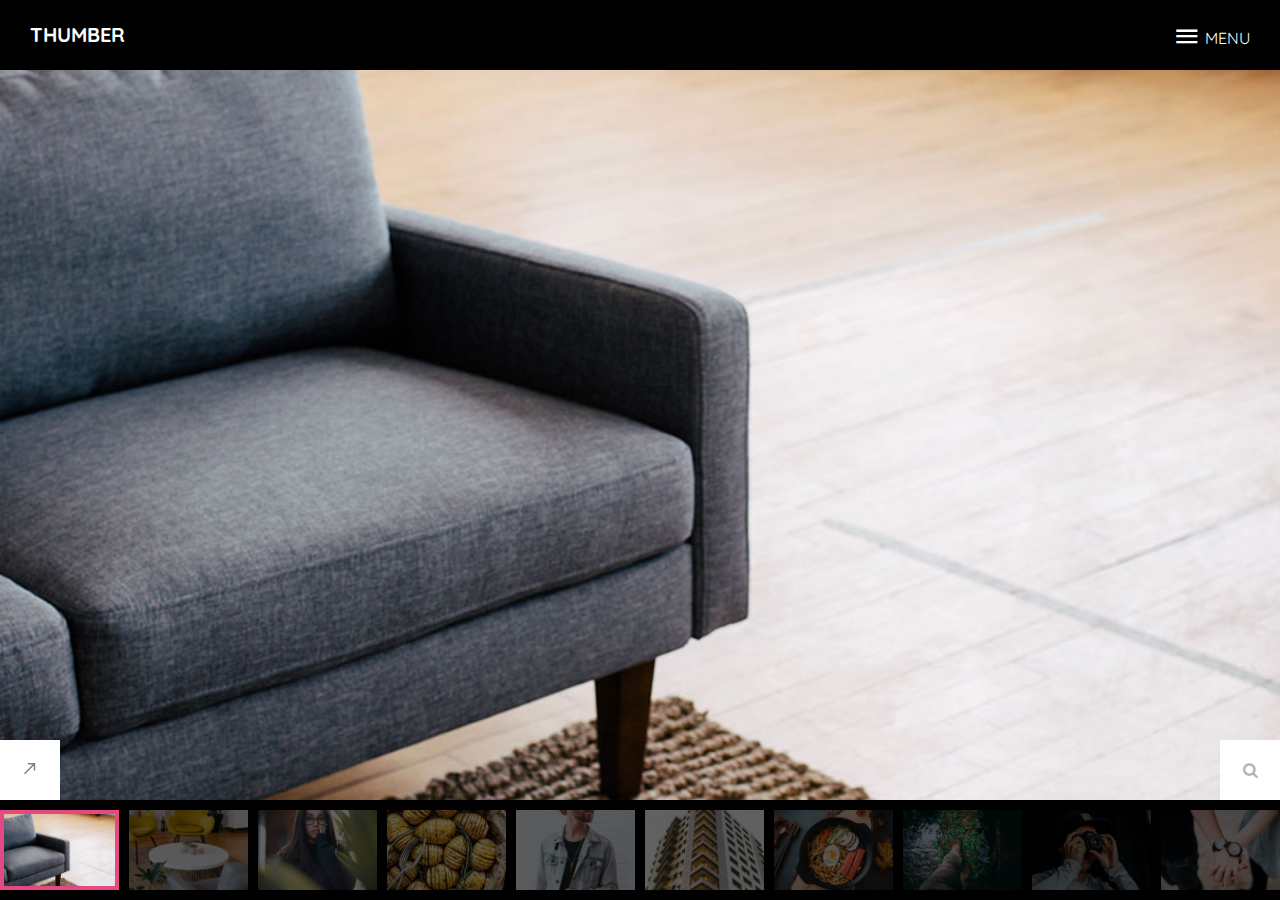
<file: EticaretWebSitesi/wwwroot/thumber/index.html>
<!DOCTYPE html>
<html lang="en">
  <head>
    <title>Thumber &mdash; Colorlib Website Template</title>
    <meta charset="utf-8">
    <meta name="viewport" content="width=device-width, initial-scale=1, shrink-to-fit=no">

    <link href="https://fonts.googleapis.com/css?family=Quicksand:300,400,500,700,900" rel="stylesheet">
    <link rel="stylesheet" href="fonts/icomoon/style.css">

    <link rel="stylesheet" href="css/bootstrap.min.css">
    <link rel="stylesheet" href="css/magnific-popup.css">
    <link rel="stylesheet" href="css/jquery-ui.css">
    <link rel="stylesheet" href="css/owl.carousel.min.css">
    <link rel="stylesheet" href="css/owl.theme.default.min.css">

    <link rel="stylesheet" href="css/bootstrap-datepicker.css">

    <link rel="stylesheet" href="fonts/flaticon/font/flaticon.css">

    <link rel="stylesheet" href="css/aos.css">
    <link rel="stylesheet" href="css/jquery.scrollbar.css">
    <link rel="stylesheet" href="css/fancybox.min.css">
    <link rel="stylesheet" href="css/swiper.min.css">

    <link rel="stylesheet" href="css/style.css">
    
  </head>
  <body>
  

  <div class="site-wrap">

  <div class="site-mobile-menu">
    <div class="site-mobile-menu-header">
      <div class="site-mobile-menu-close mt-3">
        <span class="icon-close2 js-menu-toggle"></span>
      </div>
    </div>
    <div class="site-mobile-menu-body"></div>
  </div>

  <header class="header-bar d-flex d-lg-flex align-items-center" data-aos="fade-down">
    <div class="site-logo">
      <a href="index.html">Thumber</a>
    </div>
    
    <div class="d-inline-block d-xl-block ml-md-0 ml-auto py-3" style="position: relative; top: 3px;"><a href="#" class="site-menu-toggle js-menu-toggle text-white"><span class="icon-menu h3"></span> <span style="position: relative;top: -4px; text-transform: uppercase;">Menu</span></a></div>

    <div class="main-menu d-none">
      <ul class="js-clone-nav">
        <li class="active"><a href="index.html">Home</a></li>
        <li><a href="photos.html">Photos</a></li>
        <li><a href="bio.html">About Me</a></li>
        <li><a href="contact.html">Contact</a></li>
      </ul>
      <ul class="social js-clone-nav">
        <li><a href="#"><span class="icon-facebook"></span></a></li>
        <li><a href="#"><span class="icon-twitter"></span></a></li>
        <li><a href="#"><span class="icon-instagram"></span></a></li>
      </ul>
    </div>
  </header> 
  

  <div class="swiper-container gallery-top">
<div class="swiper-wrapper">
<div class="swiper-slide cover" style="background-image: url('images/img_1.jpg');">
  <a href="images/img_1.jpg" data-fancybox="gallery" class="zoom"><span class="icon-search"></span></a>
  <div class="img-info">
    <span class="btn-toggle-expand"><span class="icon-call_made"></span></span>
    <div class="img-info-content">
      <h2>Image Title Here</h2>
      <div class="scrollbar-inner style-scrollbar-sm js-scrollbar-container">
        <p class="mb-0">Lorem ipsum dolor sit amet, consectetur adipisicing elit. Rerum, ipsam, illo dolorum laboriosam voluptatum laudantium. Lorem ipsum dolor sit amet, consectetur adipisicing elit. Aspernatur facilis architecto deserunt doloribus, nisi placeat quas ratione perferendis? Placeat aliquid assumenda, odio numquam vero eveniet fugit blanditiis dolorum laudantium voluptatibus!</p>
      </div>
    </div>
  </div>
</div>

<div class="swiper-slide cover" style="background-image: url('images/img_2.jpg');">
  <a href="images/img_2.jpg" data-fancybox="gallery" class="zoom"><span class="icon-search"></span></a>
  <div class="img-info">
    <span class="btn-toggle-expand"><span class="icon-call_made"></span></span>
    <div class="img-info-content">
      <h2>Image Title Here 2</h2>
      <p class="mb-0">Lorem ipsum dolor sit amet, consectetur adipisicing elit. Rerum, ipsam, illo dolorum laboriosam voluptatum laudantium.</p>
    </div>
  </div>
</div>

<div class="swiper-slide cover" style="background-image: url('images/img_3.jpg');">
  <a href="images/img_3.jpg" data-fancybox="gallery" class="zoom"><span class="icon-search"></span></a>
  <div class="img-info">
    <span class="btn-toggle-expand"><span class="icon-call_made"></span></span>
    <div class="img-info-content">
      <h2>Image Title Here 3</h2>
      <p class="mb-0">Lorem ipsum dolor sit amet, consectetur adipisicing elit. Rerum, ipsam, illo dolorum laboriosam voluptatum laudantium.</p>
    </div>
  </div>
</div>

<div class="swiper-slide cover" style="background-image: url('images/img_4.jpg');">
  <a href="images/img_4.jpg" data-fancybox="gallery" class="zoom"><span class="icon-search"></span></a>
  <div class="img-info">
    <span class="btn-toggle-expand"><span class="icon-call_made"></span></span>
    <div class="img-info-content">
      <h2>Image Title Here 4</h2>
      <p class="mb-0">Lorem ipsum dolor sit amet, consectetur adipisicing elit. Rerum, ipsam, illo dolorum laboriosam voluptatum laudantium.</p>
    </div>
  </div>
</div>

<div class="swiper-slide cover" style="background-image: url('images/img_5.jpg');">
  <a href="images/img_5.jpg" data-fancybox="gallery" class="zoom"><span class="icon-search"></span></a>
  <div class="img-info">
    <span class="btn-toggle-expand"><span class="icon-call_made"></span></span>
    <div class="img-info-content">
      <h2>Image Title Here 5</h2>
      <p class="mb-0">Lorem ipsum dolor sit amet, consectetur adipisicing elit. Rerum, ipsam, illo dolorum laboriosam voluptatum laudantium.</p>
    </div>
  </div>
</div>

<div class="swiper-slide cover" style="background-image: url('images/img_6.jpg');">
  <a href="images/img_6.jpg" data-fancybox="gallery" class="zoom"><span class="icon-search"></span></a>
  <div class="img-info">
    <span class="btn-toggle-expand"><span class="icon-call_made"></span></span>
    <div class="img-info-content">
      <h2>Image Title Here 6</h2>
      <p class="mb-0">Lorem ipsum dolor sit amet, consectetur adipisicing elit. Rerum, ipsam, illo dolorum laboriosam voluptatum laudantium.</p>
    </div>
  </div>
</div>

<div class="swiper-slide cover" style="background-image: url('images/img_7.jpg');">
  <a href="images/img_7.jpg" data-fancybox="gallery" class="zoom"><span class="icon-search"></span></a>
  <div class="img-info">
    <span class="btn-toggle-expand"><span class="icon-call_made"></span></span>
    <div class="img-info-content">
      <h2>Image Title Here 7</h2>
      <p class="mb-0">Lorem ipsum dolor sit amet, consectetur adipisicing elit. Rerum, ipsam, illo dolorum laboriosam voluptatum laudantium.</p>
    </div>
  </div>
</div>

<div class="swiper-slide cover" style="background-image: url('images/img_8.jpg');">
  <a href="images/img_8.jpg" data-fancybox="gallery" class="zoom"><span class="icon-search"></span></a>
  <div class="img-info">
    <span class="btn-toggle-expand"><span class="icon-call_made"></span></span>
    <div class="img-info-content">
      <h2>Image Title Here 8</h2>
      <p class="mb-0">Lorem ipsum dolor sit amet, consectetur adipisicing elit. Rerum, ipsam, illo dolorum laboriosam voluptatum laudantium.</p>
    </div>
  </div>
</div>

<div class="swiper-slide cover" style="background-image: url('images/img_9.jpg');">
  <a href="images/img_9.jpg" data-fancybox="gallery" class="zoom"><span class="icon-search"></span></a>
  <div class="img-info">
    <span class="btn-toggle-expand"><span class="icon-call_made"></span></span>
    <div class="img-info-content">
      <h2>Image Title Here 9</h2>
      <p class="mb-0">Lorem ipsum dolor sit amet, consectetur adipisicing elit. Rerum, ipsam, illo dolorum laboriosam voluptatum laudantium.</p>
    </div>
  </div>
</div>

<div class="swiper-slide cover" style="background-image: url('images/img_10.jpg');">
  <a href="images/img_10.jpg" data-fancybox="gallery" class="zoom"><span class="icon-search"></span></a>
  <div class="img-info">
    <span class="btn-toggle-expand"><span class="icon-call_made"></span></span>
    <div class="img-info-content">
      <h2>Image Title Here 10</h2>
      <p class="mb-0">Lorem ipsum dolor sit amet, consectetur adipisicing elit. Rerum, ipsam, illo dolorum laboriosam voluptatum laudantium.</p>
    </div>
  </div>
</div>

<div class="swiper-slide cover" style="background-image: url('images/img_1.jpg');">
  <a href="images/img_1.jpg" data-fancybox="gallery" class="zoom"><span class="icon-search"></span></a>
  <div class="img-info">
    <span class="btn-toggle-expand"><span class="icon-call_made"></span></span>
    <div class="img-info-content">
      <h2>Image Title Here</h2>
      <div class="scrollbar-inner style-scrollbar-sm js-scrollbar-container">
        <p class="mb-0">Lorem ipsum dolor sit amet, consectetur adipisicing elit. Rerum, ipsam, illo dolorum laboriosam voluptatum laudantium. Lorem ipsum dolor sit amet, consectetur adipisicing elit. Aspernatur facilis architecto deserunt doloribus, nisi placeat quas ratione perferendis? Placeat aliquid assumenda, odio numquam vero eveniet fugit blanditiis dolorum laudantium voluptatibus!</p>
      </div>
    </div>
  </div>
</div>

<div class="swiper-slide cover" style="background-image: url('images/img_2.jpg');">
  <a href="images/img_2.jpg" data-fancybox="gallery" class="zoom"><span class="icon-search"></span></a>
  <div class="img-info">
    <span class="btn-toggle-expand"><span class="icon-call_made"></span></span>
    <div class="img-info-content">
      <h2>Image Title Here 2</h2>
      <p class="mb-0">Lorem ipsum dolor sit amet, consectetur adipisicing elit. Rerum, ipsam, illo dolorum laboriosam voluptatum laudantium.</p>
    </div>
  </div>
</div>

<div class="swiper-slide cover" style="background-image: url('images/img_3.jpg');">
  <a href="images/img_3.jpg" data-fancybox="gallery" class="zoom"><span class="icon-search"></span></a>
  <div class="img-info">
    <span class="btn-toggle-expand"><span class="icon-call_made"></span></span>
    <div class="img-info-content">
      <h2>Image Title Here 3</h2>
      <p class="mb-0">Lorem ipsum dolor sit amet, consectetur adipisicing elit. Rerum, ipsam, illo dolorum laboriosam voluptatum laudantium.</p>
    </div>
  </div>
</div>

<div class="swiper-slide cover" style="background-image: url('images/img_4.jpg');">
  <a href="images/img_4.jpg" data-fancybox="gallery" class="zoom"><span class="icon-search"></span></a>
  <div class="img-info">
    <span class="btn-toggle-expand"><span class="icon-call_made"></span></span>
    <div class="img-info-content">
      <h2>Image Title Here 4</h2>
      <p class="mb-0">Lorem ipsum dolor sit amet, consectetur adipisicing elit. Rerum, ipsam, illo dolorum laboriosam voluptatum laudantium.</p>
    </div>
  </div>
</div>

<div class="swiper-slide cover" style="background-image: url('images/img_5.jpg');">
  <a href="images/img_5.jpg" data-fancybox="gallery" class="zoom"><span class="icon-search"></span></a>
  <div class="img-info">
    <span class="btn-toggle-expand"><span class="icon-call_made"></span></span>
    <div class="img-info-content">
      <h2>Image Title Here 5</h2>
      <p class="mb-0">Lorem ipsum dolor sit amet, consectetur adipisicing elit. Rerum, ipsam, illo dolorum laboriosam voluptatum laudantium.</p>
    </div>
  </div>
</div>

<div class="swiper-slide cover" style="background-image: url('images/img_6.jpg');">
  <a href="images/img_6.jpg" data-fancybox="gallery" class="zoom"><span class="icon-search"></span></a>
  <div class="img-info">
    <span class="btn-toggle-expand"><span class="icon-call_made"></span></span>
    <div class="img-info-content">
      <h2>Image Title Here 6</h2>
      <p class="mb-0">Lorem ipsum dolor sit amet, consectetur adipisicing elit. Rerum, ipsam, illo dolorum laboriosam voluptatum laudantium.</p>
    </div>
  </div>
</div>

<div class="swiper-slide cover" style="background-image: url('images/img_7.jpg');">
  <a href="images/img_7.jpg" data-fancybox="gallery" class="zoom"><span class="icon-search"></span></a>
  <div class="img-info">
    <span class="btn-toggle-expand"><span class="icon-call_made"></span></span>
    <div class="img-info-content">
      <h2>Image Title Here 7</h2>
      <p class="mb-0">Lorem ipsum dolor sit amet, consectetur adipisicing elit. Rerum, ipsam, illo dolorum laboriosam voluptatum laudantium.</p>
    </div>
  </div>
</div>

<div class="swiper-slide cover" style="background-image: url('images/img_8.jpg');">
  <a href="images/img_8.jpg" data-fancybox="gallery" class="zoom"><span class="icon-search"></span></a>
  <div class="img-info">
    <span class="btn-toggle-expand"><span class="icon-call_made"></span></span>
    <div class="img-info-content">
      <h2>Image Title Here 8</h2>
      <p class="mb-0">Lorem ipsum dolor sit amet, consectetur adipisicing elit. Rerum, ipsam, illo dolorum laboriosam voluptatum laudantium.</p>
    </div>
  </div>
</div>

<div class="swiper-slide cover" style="background-image: url('images/img_9.jpg');">
  <a href="images/img_9.jpg" data-fancybox="gallery" class="zoom"><span class="icon-search"></span></a>
  <div class="img-info">
    <span class="btn-toggle-expand"><span class="icon-call_made"></span></span>
    <div class="img-info-content">
      <h2>Image Title Here 9</h2>
      <p class="mb-0">Lorem ipsum dolor sit amet, consectetur adipisicing elit. Rerum, ipsam, illo dolorum laboriosam voluptatum laudantium.</p>
    </div>
  </div>
</div>

<div class="swiper-slide cover" style="background-image: url('images/img_10.jpg');">
  <a href="images/img_10.jpg" data-fancybox="gallery" class="zoom"><span class="icon-search"></span></a>
  <div class="img-info">
    <span class="btn-toggle-expand"><span class="icon-call_made"></span></span>
    <div class="img-info-content">
      <h2>Image Title Here 10</h2>
      <p class="mb-0">Lorem ipsum dolor sit amet, consectetur adipisicing elit. Rerum, ipsam, illo dolorum laboriosam voluptatum laudantium.</p>
    </div>
  </div>
</div>

</div>

<div class="swiper-button-next swiper-button-white"></div>
<div class="swiper-button-prev swiper-button-white"></div>
</div>
<div class="swiper-container gallery-thumbs">
<div class="swiper-wrapper">
<div class="swiper-slide cover" style="background-image:url(images/img_1.jpg)"></div>
<div class="swiper-slide cover" style="background-image:url(images/img_2.jpg)"></div>
<div class="swiper-slide cover" style="background-image:url(images/img_3.jpg)"></div>
<div class="swiper-slide cover" style="background-image:url(images/img_4.jpg)"></div>
<div class="swiper-slide cover" style="background-image:url(images/img_5.jpg)"></div>
<div class="swiper-slide cover" style="background-image:url(images/img_6.jpg)"></div>
<div class="swiper-slide cover" style="background-image:url(images/img_7.jpg)"></div>
<div class="swiper-slide cover" style="background-image:url(images/img_8.jpg)"></div>
<div class="swiper-slide cover" style="background-image:url(images/img_9.jpg)"></div>
<div class="swiper-slide cover" style="background-image:url(images/img_10.jpg)"></div>
<div class="swiper-slide cover" style="background-image:url(images/img_1.jpg)"></div>
<div class="swiper-slide cover" style="background-image:url(images/img_2.jpg)"></div>
<div class="swiper-slide cover" style="background-image:url(images/img_3.jpg)"></div>
<div class="swiper-slide cover" style="background-image:url(images/img_4.jpg)"></div>
<div class="swiper-slide cover" style="background-image:url(images/img_5.jpg)"></div>
<div class="swiper-slide cover" style="background-image:url(images/img_6.jpg)"></div>
<div class="swiper-slide cover" style="background-image:url(images/img_7.jpg)"></div>
<div class="swiper-slide cover" style="background-image:url(images/img_8.jpg)"></div>
<div class="swiper-slide cover" style="background-image:url(images/img_9.jpg)"></div>
<div class="swiper-slide cover" style="background-image:url(images/img_10.jpg)"></div>
</div>
</div>

</div> <!-- .site-wrap -->

  <script src="js/jquery-3.3.1.min.js"></script>
  <script src="js/jquery-migrate-3.0.1.min.js"></script>
  <script src="js/jquery-ui.js"></script>
  <script src="js/popper.min.js"></script>
  <script src="js/bootstrap.min.js"></script>
  <script src="js/owl.carousel.min.js"></script>
  <!-- <script src="js/jquery.stellar.min.js"></script> -->
  <script src="js/jquery.countdown.min.js"></script>
  <script src="js/jquery.magnific-popup.min.js"></script>
  <script src="js/bootstrap-datepicker.min.js"></script>
  <script src="js/aos.js"></script>

  <script src="js/jquery.fancybox.min.js"></script>
  <script src="js/swiper.min.js"></script>
  <script src="js/jquery.scrollbar.js"></script>
  <script src="js/main.js"></script>

  
    
  </body>
</html>
</file>
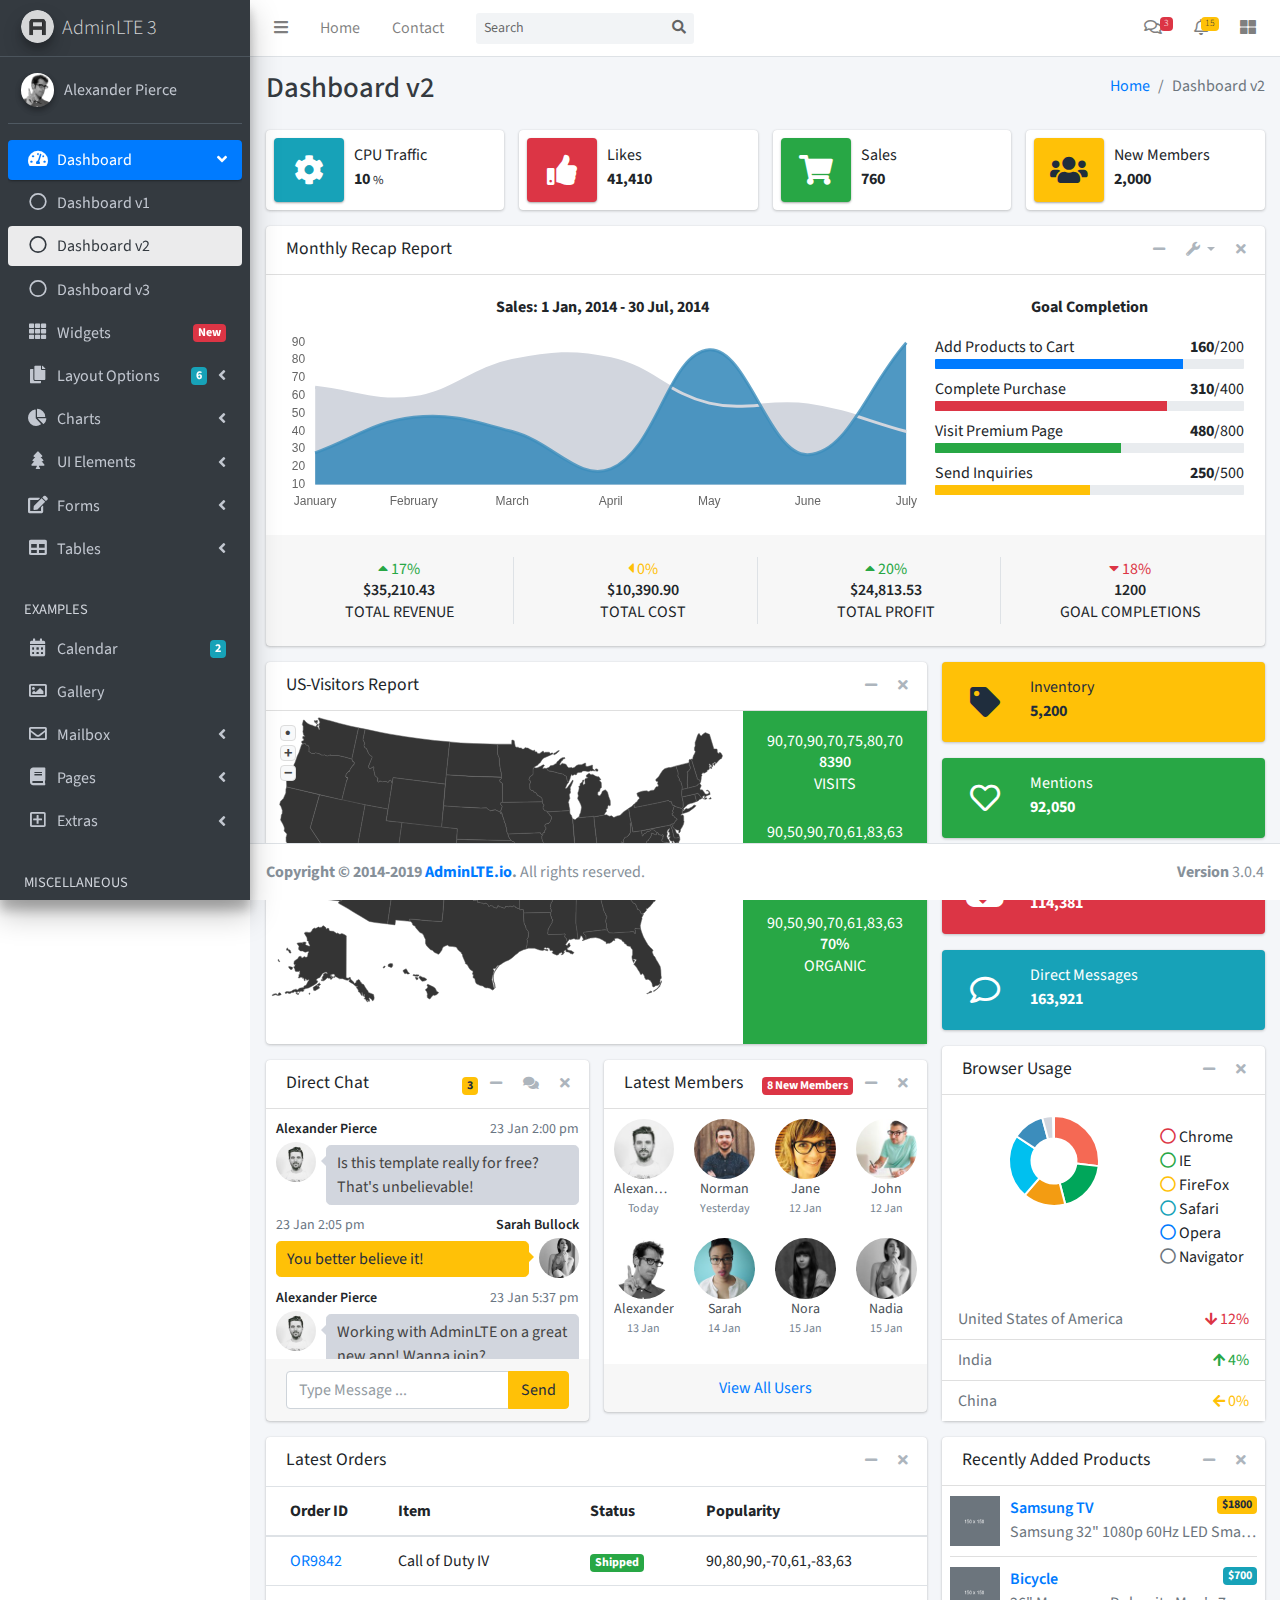
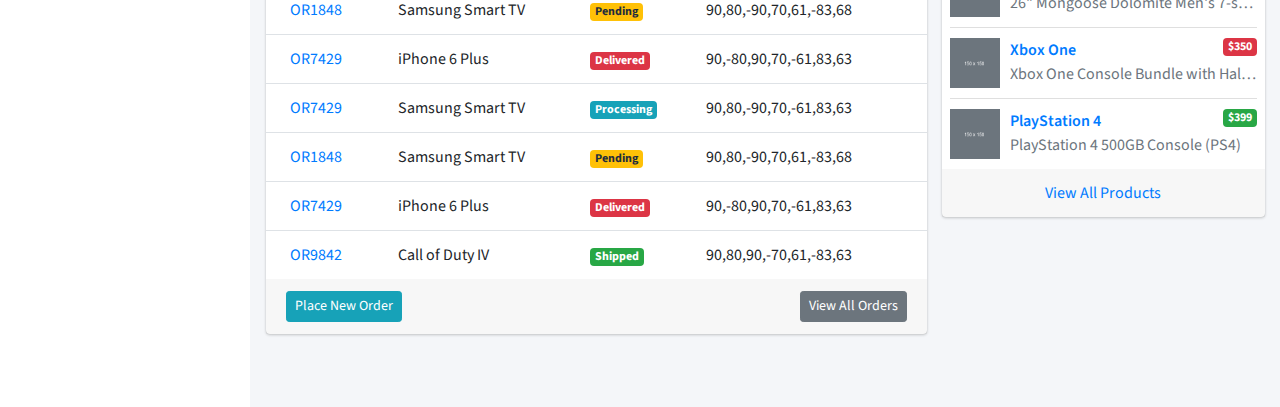
<file: EticaretWebSitesi/wwwroot/AdminLTE-3.0.4/index2.html>
<!DOCTYPE html>
<html lang="en">
<head>
  <meta charset="utf-8">
  <meta name="viewport" content="width=device-width, initial-scale=1">
  <meta http-equiv="x-ua-compatible" content="ie=edge">

  <title>AdminLTE 3 | Dashboard 2</title>

  <!-- Font Awesome Icons -->
  <link rel="stylesheet" href="plugins/fontawesome-free/css/all.min.css">
  <!-- overlayScrollbars -->
  <link rel="stylesheet" href="plugins/overlayScrollbars/css/OverlayScrollbars.min.css">
  <!-- Theme style -->
  <link rel="stylesheet" href="dist/css/adminlte.min.css">
  <!-- Google Font: Source Sans Pro -->
  <link href="https://fonts.googleapis.com/css?family=Source+Sans+Pro:300,400,400i,700" rel="stylesheet">
</head>
<body class="hold-transition sidebar-mini layout-fixed layout-navbar-fixed layout-footer-fixed">
<div class="wrapper">
  <!-- Navbar -->
  <nav class="main-header navbar navbar-expand navbar-white navbar-light">
    <!-- Left navbar links -->
    <ul class="navbar-nav">
      <li class="nav-item">
        <a class="nav-link" data-widget="pushmenu" href="#" role="button"><i class="fas fa-bars"></i></a>
      </li>
      <li class="nav-item d-none d-sm-inline-block">
        <a href="index3.html" class="nav-link">Home</a>
      </li>
      <li class="nav-item d-none d-sm-inline-block">
        <a href="#" class="nav-link">Contact</a>
      </li>
    </ul>

    <!-- SEARCH FORM -->
    <form class="form-inline ml-3">
      <div class="input-group input-group-sm">
        <input class="form-control form-control-navbar" type="search" placeholder="Search" aria-label="Search">
        <div class="input-group-append">
          <button class="btn btn-navbar" type="submit">
            <i class="fas fa-search"></i>
          </button>
        </div>
      </div>
    </form>

    <!-- Right navbar links -->
    <ul class="navbar-nav ml-auto">
      <!-- Messages Dropdown Menu -->
      <li class="nav-item dropdown">
        <a class="nav-link" data-toggle="dropdown" href="#">
          <i class="far fa-comments"></i>
          <span class="badge badge-danger navbar-badge">3</span>
        </a>
        <div class="dropdown-menu dropdown-menu-lg dropdown-menu-right">
          <a href="#" class="dropdown-item">
            <!-- Message Start -->
            <div class="media">
              <img src="dist/img/user1-128x128.jpg" alt="User Avatar" class="img-size-50 mr-3 img-circle">
              <div class="media-body">
                <h3 class="dropdown-item-title">
                  Brad Diesel
                  <span class="float-right text-sm text-danger"><i class="fas fa-star"></i></span>
                </h3>
                <p class="text-sm">Call me whenever you can...</p>
                <p class="text-sm text-muted"><i class="far fa-clock mr-1"></i> 4 Hours Ago</p>
              </div>
            </div>
            <!-- Message End -->
          </a>
          <div class="dropdown-divider"></div>
          <a href="#" class="dropdown-item">
            <!-- Message Start -->
            <div class="media">
              <img src="dist/img/user8-128x128.jpg" alt="User Avatar" class="img-size-50 img-circle mr-3">
              <div class="media-body">
                <h3 class="dropdown-item-title">
                  John Pierce
                  <span class="float-right text-sm text-muted"><i class="fas fa-star"></i></span>
                </h3>
                <p class="text-sm">I got your message bro</p>
                <p class="text-sm text-muted"><i class="far fa-clock mr-1"></i> 4 Hours Ago</p>
              </div>
            </div>
            <!-- Message End -->
          </a>
          <div class="dropdown-divider"></div>
          <a href="#" class="dropdown-item">
            <!-- Message Start -->
            <div class="media">
              <img src="dist/img/user3-128x128.jpg" alt="User Avatar" class="img-size-50 img-circle mr-3">
              <div class="media-body">
                <h3 class="dropdown-item-title">
                  Nora Silvester
                  <span class="float-right text-sm text-warning"><i class="fas fa-star"></i></span>
                </h3>
                <p class="text-sm">The subject goes here</p>
                <p class="text-sm text-muted"><i class="far fa-clock mr-1"></i> 4 Hours Ago</p>
              </div>
            </div>
            <!-- Message End -->
          </a>
          <div class="dropdown-divider"></div>
          <a href="#" class="dropdown-item dropdown-footer">See All Messages</a>
        </div>
      </li>
      <!-- Notifications Dropdown Menu -->
      <li class="nav-item dropdown">
        <a class="nav-link" data-toggle="dropdown" href="#">
          <i class="far fa-bell"></i>
          <span class="badge badge-warning navbar-badge">15</span>
        </a>
        <div class="dropdown-menu dropdown-menu-lg dropdown-menu-right">
          <span class="dropdown-item dropdown-header">15 Notifications</span>
          <div class="dropdown-divider"></div>
          <a href="#" class="dropdown-item">
            <i class="fas fa-envelope mr-2"></i> 4 new messages
            <span class="float-right text-muted text-sm">3 mins</span>
          </a>
          <div class="dropdown-divider"></div>
          <a href="#" class="dropdown-item">
            <i class="fas fa-users mr-2"></i> 8 friend requests
            <span class="float-right text-muted text-sm">12 hours</span>
          </a>
          <div class="dropdown-divider"></div>
          <a href="#" class="dropdown-item">
            <i class="fas fa-file mr-2"></i> 3 new reports
            <span class="float-right text-muted text-sm">2 days</span>
          </a>
          <div class="dropdown-divider"></div>
          <a href="#" class="dropdown-item dropdown-footer">See All Notifications</a>
        </div>
      </li>
      <li class="nav-item">
        <a class="nav-link" data-widget="control-sidebar" data-slide="true" href="#" role="button"><i
            class="fas fa-th-large"></i></a>
      </li>
    </ul>
  </nav>
  <!-- /.navbar -->

  <!-- Main Sidebar Container -->
  <aside class="main-sidebar sidebar-dark-primary elevation-4">
    <!-- Brand Logo -->
    <a href="index3.html" class="brand-link">
      <img src="dist/img/AdminLTELogo.png" alt="AdminLTE Logo" class="brand-image img-circle elevation-3"
           style="opacity: .8">
      <span class="brand-text font-weight-light">AdminLTE 3</span>
    </a>

    <!-- Sidebar -->
    <div class="sidebar">
      <!-- Sidebar user panel (optional) -->
      <div class="user-panel mt-3 pb-3 mb-3 d-flex">
        <div class="image">
          <img src="dist/img/user2-160x160.jpg" class="img-circle elevation-2" alt="User Image">
        </div>
        <div class="info">
          <a href="#" class="d-block">Alexander Pierce</a>
        </div>
      </div>

      <!-- Sidebar Menu -->
      <nav class="mt-2">
        <ul class="nav nav-pills nav-sidebar flex-column" data-widget="treeview" role="menu" data-accordion="false">
          <!-- Add icons to the links using the .nav-icon class
               with font-awesome or any other icon font library -->
          <li class="nav-item has-treeview menu-open">
            <a href="#" class="nav-link active">
              <i class="nav-icon fas fa-tachometer-alt"></i>
              <p>
                Dashboard
                <i class="right fas fa-angle-left"></i>
              </p>
            </a>
            <ul class="nav nav-treeview">
              <li class="nav-item">
                <a href="./index.html" class="nav-link">
                  <i class="far fa-circle nav-icon"></i>
                  <p>Dashboard v1</p>
                </a>
              </li>
              <li class="nav-item">
                <a href="./index2.html" class="nav-link active">
                  <i class="far fa-circle nav-icon"></i>
                  <p>Dashboard v2</p>
                </a>
              </li>
              <li class="nav-item">
                <a href="./index3.html" class="nav-link">
                  <i class="far fa-circle nav-icon"></i>
                  <p>Dashboard v3</p>
                </a>
              </li>
            </ul>
          </li>
          <li class="nav-item">
            <a href="pages/widgets.html" class="nav-link">
              <i class="nav-icon fas fa-th"></i>
              <p>
                Widgets
                <span class="right badge badge-danger">New</span>
              </p>
            </a>
          </li>
          <li class="nav-item has-treeview">
            <a href="#" class="nav-link">
              <i class="nav-icon fas fa-copy"></i>
              <p>
                Layout Options
                <i class="fas fa-angle-left right"></i>
                <span class="badge badge-info right">6</span>
              </p>
            </a>
            <ul class="nav nav-treeview">
              <li class="nav-item">
                <a href="pages/layout/top-nav.html" class="nav-link">
                  <i class="far fa-circle nav-icon"></i>
                  <p>Top Navigation</p>
                </a>
              </li>
              <li class="nav-item">
                <a href="pages/layout/top-nav-sidebar.html" class="nav-link">
                  <i class="far fa-circle nav-icon"></i>
                  <p>Top Navigation + Sidebar</p>
                </a>
              </li>
              <li class="nav-item">
                <a href="pages/layout/boxed.html" class="nav-link">
                  <i class="far fa-circle nav-icon"></i>
                  <p>Boxed</p>
                </a>
              </li>
              <li class="nav-item">
                <a href="pages/layout/fixed-sidebar.html" class="nav-link">
                  <i class="far fa-circle nav-icon"></i>
                  <p>Fixed Sidebar</p>
                </a>
              </li>
              <li class="nav-item">
                <a href="pages/layout/fixed-topnav.html" class="nav-link">
                  <i class="far fa-circle nav-icon"></i>
                  <p>Fixed Navbar</p>
                </a>
              </li>
              <li class="nav-item">
                <a href="pages/layout/fixed-footer.html" class="nav-link">
                  <i class="far fa-circle nav-icon"></i>
                  <p>Fixed Footer</p>
                </a>
              </li>
              <li class="nav-item">
                <a href="pages/layout/collapsed-sidebar.html" class="nav-link">
                  <i class="far fa-circle nav-icon"></i>
                  <p>Collapsed Sidebar</p>
                </a>
              </li>
            </ul>
          </li>
          <li class="nav-item has-treeview">
            <a href="#" class="nav-link">
              <i class="nav-icon fas fa-chart-pie"></i>
              <p>
                Charts
                <i class="right fas fa-angle-left"></i>
              </p>
            </a>
            <ul class="nav nav-treeview">
              <li class="nav-item">
                <a href="pages/charts/chartjs.html" class="nav-link">
                  <i class="far fa-circle nav-icon"></i>
                  <p>ChartJS</p>
                </a>
              </li>
              <li class="nav-item">
                <a href="pages/charts/flot.html" class="nav-link">
                  <i class="far fa-circle nav-icon"></i>
                  <p>Flot</p>
                </a>
              </li>
              <li class="nav-item">
                <a href="pages/charts/inline.html" class="nav-link">
                  <i class="far fa-circle nav-icon"></i>
                  <p>Inline</p>
                </a>
              </li>
            </ul>
          </li>
          <li class="nav-item has-treeview">
            <a href="#" class="nav-link">
              <i class="nav-icon fas fa-tree"></i>
              <p>
                UI Elements
                <i class="fas fa-angle-left right"></i>
              </p>
            </a>
            <ul class="nav nav-treeview">
              <li class="nav-item">
                <a href="pages/UI/general.html" class="nav-link">
                  <i class="far fa-circle nav-icon"></i>
                  <p>General</p>
                </a>
              </li>
              <li class="nav-item">
                <a href="pages/UI/icons.html" class="nav-link">
                  <i class="far fa-circle nav-icon"></i>
                  <p>Icons</p>
                </a>
              </li>
              <li class="nav-item">
                <a href="pages/UI/buttons.html" class="nav-link">
                  <i class="far fa-circle nav-icon"></i>
                  <p>Buttons</p>
                </a>
              </li>
              <li class="nav-item">
                <a href="pages/UI/sliders.html" class="nav-link">
                  <i class="far fa-circle nav-icon"></i>
                  <p>Sliders</p>
                </a>
              </li>
              <li class="nav-item">
                <a href="pages/UI/modals.html" class="nav-link">
                  <i class="far fa-circle nav-icon"></i>
                  <p>Modals & Alerts</p>
                </a>
              </li>
              <li class="nav-item">
                <a href="pages/UI/navbar.html" class="nav-link">
                  <i class="far fa-circle nav-icon"></i>
                  <p>Navbar & Tabs</p>
                </a>
              </li>
              <li class="nav-item">
                <a href="pages/UI/timeline.html" class="nav-link">
                  <i class="far fa-circle nav-icon"></i>
                  <p>Timeline</p>
                </a>
              </li>
              <li class="nav-item">
                <a href="pages/UI/ribbons.html" class="nav-link">
                  <i class="far fa-circle nav-icon"></i>
                  <p>Ribbons</p>
                </a>
              </li>
            </ul>
          </li>
          <li class="nav-item has-treeview">
            <a href="#" class="nav-link">
              <i class="nav-icon fas fa-edit"></i>
              <p>
                Forms
                <i class="fas fa-angle-left right"></i>
              </p>
            </a>
            <ul class="nav nav-treeview">
              <li class="nav-item">
                <a href="pages/forms/general.html" class="nav-link">
                  <i class="far fa-circle nav-icon"></i>
                  <p>General Elements</p>
                </a>
              </li>
              <li class="nav-item">
                <a href="pages/forms/advanced.html" class="nav-link">
                  <i class="far fa-circle nav-icon"></i>
                  <p>Advanced Elements</p>
                </a>
              </li>
              <li class="nav-item">
                <a href="pages/forms/editors.html" class="nav-link">
                  <i class="far fa-circle nav-icon"></i>
                  <p>Editors</p>
                </a>
              </li>
              <li class="nav-item">
                <a href="pages/forms/validation.html" class="nav-link">
                  <i class="far fa-circle nav-icon"></i>
                  <p>Validation</p>
                </a>
              </li>
            </ul>
          </li>
          <li class="nav-item has-treeview">
            <a href="#" class="nav-link">
              <i class="nav-icon fas fa-table"></i>
              <p>
                Tables
                <i class="fas fa-angle-left right"></i>
              </p>
            </a>
            <ul class="nav nav-treeview">
              <li class="nav-item">
                <a href="pages/tables/simple.html" class="nav-link">
                  <i class="far fa-circle nav-icon"></i>
                  <p>Simple Tables</p>
                </a>
              </li>
              <li class="nav-item">
                <a href="pages/tables/data.html" class="nav-link">
                  <i class="far fa-circle nav-icon"></i>
                  <p>DataTables</p>
                </a>
              </li>
              <li class="nav-item">
                <a href="pages/tables/jsgrid.html" class="nav-link">
                  <i class="far fa-circle nav-icon"></i>
                  <p>jsGrid</p>
                </a>
              </li>
            </ul>
          </li>
          <li class="nav-header">EXAMPLES</li>
          <li class="nav-item">
            <a href="pages/calendar.html" class="nav-link">
              <i class="nav-icon fas fa-calendar-alt"></i>
              <p>
                Calendar
                <span class="badge badge-info right">2</span>
              </p>
            </a>
          </li>
          <li class="nav-item">
            <a href="pages/gallery.html" class="nav-link">
              <i class="nav-icon far fa-image"></i>
              <p>
                Gallery
              </p>
            </a>
          </li>
          <li class="nav-item has-treeview">
            <a href="#" class="nav-link">
              <i class="nav-icon far fa-envelope"></i>
              <p>
                Mailbox
                <i class="fas fa-angle-left right"></i>
              </p>
            </a>
            <ul class="nav nav-treeview">
              <li class="nav-item">
                <a href="pages/mailbox/mailbox.html" class="nav-link">
                  <i class="far fa-circle nav-icon"></i>
                  <p>Inbox</p>
                </a>
              </li>
              <li class="nav-item">
                <a href="pages/mailbox/compose.html" class="nav-link">
                  <i class="far fa-circle nav-icon"></i>
                  <p>Compose</p>
                </a>
              </li>
              <li class="nav-item">
                <a href="pages/mailbox/read-mail.html" class="nav-link">
                  <i class="far fa-circle nav-icon"></i>
                  <p>Read</p>
                </a>
              </li>
            </ul>
          </li>
          <li class="nav-item has-treeview">
            <a href="#" class="nav-link">
              <i class="nav-icon fas fa-book"></i>
              <p>
                Pages
                <i class="fas fa-angle-left right"></i>
              </p>
            </a>
            <ul class="nav nav-treeview">
              <li class="nav-item">
                <a href="pages/examples/invoice.html" class="nav-link">
                  <i class="far fa-circle nav-icon"></i>
                  <p>Invoice</p>
                </a>
              </li>
              <li class="nav-item">
                <a href="pages/examples/profile.html" class="nav-link">
                  <i class="far fa-circle nav-icon"></i>
                  <p>Profile</p>
                </a>
              </li>
              <li class="nav-item">
                <a href="pages/examples/e-commerce.html" class="nav-link">
                  <i class="far fa-circle nav-icon"></i>
                  <p>E-commerce</p>
                </a>
              </li>
              <li class="nav-item">
                <a href="pages/examples/projects.html" class="nav-link">
                  <i class="far fa-circle nav-icon"></i>
                  <p>Projects</p>
                </a>
              </li>
              <li class="nav-item">
                <a href="pages/examples/project-add.html" class="nav-link">
                  <i class="far fa-circle nav-icon"></i>
                  <p>Project Add</p>
                </a>
              </li>
              <li class="nav-item">
                <a href="pages/examples/project-edit.html" class="nav-link">
                  <i class="far fa-circle nav-icon"></i>
                  <p>Project Edit</p>
                </a>
              </li>
              <li class="nav-item">
                <a href="pages/examples/project-detail.html" class="nav-link">
                  <i class="far fa-circle nav-icon"></i>
                  <p>Project Detail</p>
                </a>
              </li>
              <li class="nav-item">
                <a href="pages/examples/contacts.html" class="nav-link">
                  <i class="far fa-circle nav-icon"></i>
                  <p>Contacts</p>
                </a>
              </li>
            </ul>
          </li>
          <li class="nav-item has-treeview">
            <a href="#" class="nav-link">
              <i class="nav-icon far fa-plus-square"></i>
              <p>
                Extras
                <i class="fas fa-angle-left right"></i>
              </p>
            </a>
            <ul class="nav nav-treeview">
              <li class="nav-item">
                <a href="pages/examples/login.html" class="nav-link">
                  <i class="far fa-circle nav-icon"></i>
                  <p>Login</p>
                </a>
              </li>
              <li class="nav-item">
                <a href="pages/examples/register.html" class="nav-link">
                  <i class="far fa-circle nav-icon"></i>
                  <p>Register</p>
                </a>
              </li>
              <li class="nav-item">
                <a href="pages/examples/forgot-password.html" class="nav-link">
                  <i class="far fa-circle nav-icon"></i>
                  <p>Forgot Password</p>
                </a>
              </li>
              <li class="nav-item">
                <a href="pages/examples/recover-password.html" class="nav-link">
                  <i class="far fa-circle nav-icon"></i>
                  <p>Recover Password</p>
                </a>
              </li>
              <li class="nav-item">
                <a href="pages/examples/lockscreen.html" class="nav-link">
                  <i class="far fa-circle nav-icon"></i>
                  <p>Lockscreen</p>
                </a>
              </li>
              <li class="nav-item">
                <a href="pages/examples/legacy-user-menu.html" class="nav-link">
                  <i class="far fa-circle nav-icon"></i>
                  <p>Legacy User Menu</p>
                </a>
              </li>
              <li class="nav-item">
                <a href="pages/examples/language-menu.html" class="nav-link">
                  <i class="far fa-circle nav-icon"></i>
                  <p>Language Menu</p>
                </a>
              </li>
              <li class="nav-item">
                <a href="pages/examples/404.html" class="nav-link">
                  <i class="far fa-circle nav-icon"></i>
                  <p>Error 404</p>
                </a>
              </li>
              <li class="nav-item">
                <a href="pages/examples/500.html" class="nav-link">
                  <i class="far fa-circle nav-icon"></i>
                  <p>Error 500</p>
                </a>
              </li>
              <li class="nav-item">
                <a href="pages/examples/pace.html" class="nav-link">
                  <i class="far fa-circle nav-icon"></i>
                  <p>Pace</p>
                </a>
              </li>
              <li class="nav-item">
                <a href="pages/examples/blank.html" class="nav-link">
                  <i class="far fa-circle nav-icon"></i>
                  <p>Blank Page</p>
                </a>
              </li>
              <li class="nav-item">
                <a href="starter.html" class="nav-link">
                  <i class="far fa-circle nav-icon"></i>
                  <p>Starter Page</p>
                </a>
              </li>
            </ul>
          </li>
          <li class="nav-header">MISCELLANEOUS</li>
          <li class="nav-item">
            <a href="https://adminlte.io/docs/3.0" class="nav-link">
              <i class="nav-icon fas fa-file"></i>
              <p>Documentation</p>
            </a>
          </li>
          <li class="nav-header">MULTI LEVEL EXAMPLE</li>
          <li class="nav-item">
            <a href="#" class="nav-link">
              <i class="fas fa-circle nav-icon"></i>
              <p>Level 1</p>
            </a>
          </li>
          <li class="nav-item has-treeview">
            <a href="#" class="nav-link">
              <i class="nav-icon fas fa-circle"></i>
              <p>
                Level 1
                <i class="right fas fa-angle-left"></i>
              </p>
            </a>
            <ul class="nav nav-treeview">
              <li class="nav-item">
                <a href="#" class="nav-link">
                  <i class="far fa-circle nav-icon"></i>
                  <p>Level 2</p>
                </a>
              </li>
              <li class="nav-item has-treeview">
                <a href="#" class="nav-link">
                  <i class="far fa-circle nav-icon"></i>
                  <p>
                    Level 2
                    <i class="right fas fa-angle-left"></i>
                  </p>
                </a>
                <ul class="nav nav-treeview">
                  <li class="nav-item">
                    <a href="#" class="nav-link">
                      <i class="far fa-dot-circle nav-icon"></i>
                      <p>Level 3</p>
                    </a>
                  </li>
                  <li class="nav-item">
                    <a href="#" class="nav-link">
                      <i class="far fa-dot-circle nav-icon"></i>
                      <p>Level 3</p>
                    </a>
                  </li>
                  <li class="nav-item">
                    <a href="#" class="nav-link">
                      <i class="far fa-dot-circle nav-icon"></i>
                      <p>Level 3</p>
                    </a>
                  </li>
                </ul>
              </li>
              <li class="nav-item">
                <a href="#" class="nav-link">
                  <i class="far fa-circle nav-icon"></i>
                  <p>Level 2</p>
                </a>
              </li>
            </ul>
          </li>
          <li class="nav-item">
            <a href="#" class="nav-link">
              <i class="fas fa-circle nav-icon"></i>
              <p>Level 1</p>
            </a>
          </li>
          <li class="nav-header">LABELS</li>
          <li class="nav-item">
            <a href="#" class="nav-link">
              <i class="nav-icon far fa-circle text-danger"></i>
              <p class="text">Important</p>
            </a>
          </li>
          <li class="nav-item">
            <a href="#" class="nav-link">
              <i class="nav-icon far fa-circle text-warning"></i>
              <p>Warning</p>
            </a>
          </li>
          <li class="nav-item">
            <a href="#" class="nav-link">
              <i class="nav-icon far fa-circle text-info"></i>
              <p>Informational</p>
            </a>
          </li>
        </ul>
      </nav>
      <!-- /.sidebar-menu -->
    </div>
    <!-- /.sidebar -->
  </aside>

  <!-- Content Wrapper. Contains page content -->
  <div class="content-wrapper">
    <!-- Content Header (Page header) -->
    <div class="content-header">
      <div class="container-fluid">
        <div class="row mb-2">
          <div class="col-sm-6">
            <h1 class="m-0 text-dark">Dashboard v2</h1>
          </div><!-- /.col -->
          <div class="col-sm-6">
            <ol class="breadcrumb float-sm-right">
              <li class="breadcrumb-item"><a href="#">Home</a></li>
              <li class="breadcrumb-item active">Dashboard v2</li>
            </ol>
          </div><!-- /.col -->
        </div><!-- /.row -->
      </div><!-- /.container-fluid -->
    </div>
    <!-- /.content-header -->

    <!-- Main content -->
    <section class="content">
      <div class="container-fluid">
        <!-- Info boxes -->
        <div class="row">
          <div class="col-12 col-sm-6 col-md-3">
            <div class="info-box">
              <span class="info-box-icon bg-info elevation-1"><i class="fas fa-cog"></i></span>

              <div class="info-box-content">
                <span class="info-box-text">CPU Traffic</span>
                <span class="info-box-number">
                  10
                  <small>%</small>
                </span>
              </div>
              <!-- /.info-box-content -->
            </div>
            <!-- /.info-box -->
          </div>
          <!-- /.col -->
          <div class="col-12 col-sm-6 col-md-3">
            <div class="info-box mb-3">
              <span class="info-box-icon bg-danger elevation-1"><i class="fas fa-thumbs-up"></i></span>

              <div class="info-box-content">
                <span class="info-box-text">Likes</span>
                <span class="info-box-number">41,410</span>
              </div>
              <!-- /.info-box-content -->
            </div>
            <!-- /.info-box -->
          </div>
          <!-- /.col -->

          <!-- fix for small devices only -->
          <div class="clearfix hidden-md-up"></div>

          <div class="col-12 col-sm-6 col-md-3">
            <div class="info-box mb-3">
              <span class="info-box-icon bg-success elevation-1"><i class="fas fa-shopping-cart"></i></span>

              <div class="info-box-content">
                <span class="info-box-text">Sales</span>
                <span class="info-box-number">760</span>
              </div>
              <!-- /.info-box-content -->
            </div>
            <!-- /.info-box -->
          </div>
          <!-- /.col -->
          <div class="col-12 col-sm-6 col-md-3">
            <div class="info-box mb-3">
              <span class="info-box-icon bg-warning elevation-1"><i class="fas fa-users"></i></span>

              <div class="info-box-content">
                <span class="info-box-text">New Members</span>
                <span class="info-box-number">2,000</span>
              </div>
              <!-- /.info-box-content -->
            </div>
            <!-- /.info-box -->
          </div>
          <!-- /.col -->
        </div>
        <!-- /.row -->

        <div class="row">
          <div class="col-md-12">
            <div class="card">
              <div class="card-header">
                <h5 class="card-title">Monthly Recap Report</h5>

                <div class="card-tools">
                  <button type="button" class="btn btn-tool" data-card-widget="collapse">
                    <i class="fas fa-minus"></i>
                  </button>
                  <div class="btn-group">
                    <button type="button" class="btn btn-tool dropdown-toggle" data-toggle="dropdown">
                      <i class="fas fa-wrench"></i>
                    </button>
                    <div class="dropdown-menu dropdown-menu-right" role="menu">
                      <a href="#" class="dropdown-item">Action</a>
                      <a href="#" class="dropdown-item">Another action</a>
                      <a href="#" class="dropdown-item">Something else here</a>
                      <a class="dropdown-divider"></a>
                      <a href="#" class="dropdown-item">Separated link</a>
                    </div>
                  </div>
                  <button type="button" class="btn btn-tool" data-card-widget="remove">
                    <i class="fas fa-times"></i>
                  </button>
                </div>
              </div>
              <!-- /.card-header -->
              <div class="card-body">
                <div class="row">
                  <div class="col-md-8">
                    <p class="text-center">
                      <strong>Sales: 1 Jan, 2014 - 30 Jul, 2014</strong>
                    </p>

                    <div class="chart">
                      <!-- Sales Chart Canvas -->
                      <canvas id="salesChart" height="180" style="height: 180px;"></canvas>
                    </div>
                    <!-- /.chart-responsive -->
                  </div>
                  <!-- /.col -->
                  <div class="col-md-4">
                    <p class="text-center">
                      <strong>Goal Completion</strong>
                    </p>

                    <div class="progress-group">
                      Add Products to Cart
                      <span class="float-right"><b>160</b>/200</span>
                      <div class="progress progress-sm">
                        <div class="progress-bar bg-primary" style="width: 80%"></div>
                      </div>
                    </div>
                    <!-- /.progress-group -->

                    <div class="progress-group">
                      Complete Purchase
                      <span class="float-right"><b>310</b>/400</span>
                      <div class="progress progress-sm">
                        <div class="progress-bar bg-danger" style="width: 75%"></div>
                      </div>
                    </div>

                    <!-- /.progress-group -->
                    <div class="progress-group">
                      <span class="progress-text">Visit Premium Page</span>
                      <span class="float-right"><b>480</b>/800</span>
                      <div class="progress progress-sm">
                        <div class="progress-bar bg-success" style="width: 60%"></div>
                      </div>
                    </div>

                    <!-- /.progress-group -->
                    <div class="progress-group">
                      Send Inquiries
                      <span class="float-right"><b>250</b>/500</span>
                      <div class="progress progress-sm">
                        <div class="progress-bar bg-warning" style="width: 50%"></div>
                      </div>
                    </div>
                    <!-- /.progress-group -->
                  </div>
                  <!-- /.col -->
                </div>
                <!-- /.row -->
              </div>
              <!-- ./card-body -->
              <div class="card-footer">
                <div class="row">
                  <div class="col-sm-3 col-6">
                    <div class="description-block border-right">
                      <span class="description-percentage text-success"><i class="fas fa-caret-up"></i> 17%</span>
                      <h5 class="description-header">$35,210.43</h5>
                      <span class="description-text">TOTAL REVENUE</span>
                    </div>
                    <!-- /.description-block -->
                  </div>
                  <!-- /.col -->
                  <div class="col-sm-3 col-6">
                    <div class="description-block border-right">
                      <span class="description-percentage text-warning"><i class="fas fa-caret-left"></i> 0%</span>
                      <h5 class="description-header">$10,390.90</h5>
                      <span class="description-text">TOTAL COST</span>
                    </div>
                    <!-- /.description-block -->
                  </div>
                  <!-- /.col -->
                  <div class="col-sm-3 col-6">
                    <div class="description-block border-right">
                      <span class="description-percentage text-success"><i class="fas fa-caret-up"></i> 20%</span>
                      <h5 class="description-header">$24,813.53</h5>
                      <span class="description-text">TOTAL PROFIT</span>
                    </div>
                    <!-- /.description-block -->
                  </div>
                  <!-- /.col -->
                  <div class="col-sm-3 col-6">
                    <div class="description-block">
                      <span class="description-percentage text-danger"><i class="fas fa-caret-down"></i> 18%</span>
                      <h5 class="description-header">1200</h5>
                      <span class="description-text">GOAL COMPLETIONS</span>
                    </div>
                    <!-- /.description-block -->
                  </div>
                </div>
                <!-- /.row -->
              </div>
              <!-- /.card-footer -->
            </div>
            <!-- /.card -->
          </div>
          <!-- /.col -->
        </div>
        <!-- /.row -->

        <!-- Main row -->
        <div class="row">
          <!-- Left col -->
          <div class="col-md-8">
            <!-- MAP & BOX PANE -->
            <div class="card">
              <div class="card-header">
                <h3 class="card-title">US-Visitors Report</h3>

                <div class="card-tools">
                  <button type="button" class="btn btn-tool" data-card-widget="collapse">
                    <i class="fas fa-minus"></i>
                  </button>
                  <button type="button" class="btn btn-tool" data-card-widget="remove">
                    <i class="fas fa-times"></i>
                  </button>
                </div>
              </div>
              <!-- /.card-header -->
              <div class="card-body p-0">
                <div class="d-md-flex">
                  <div class="p-1 flex-fill" style="overflow: hidden">
                    <!-- Map will be created here -->
                    <div id="world-map-markers" style="height: 325px; overflow: hidden">
                      <div class="map"></div>
                    </div>
                  </div>
                  <div class="card-pane-right bg-success pt-2 pb-2 pl-4 pr-4">
                    <div class="description-block mb-4">
                      <div class="sparkbar pad" data-color="#fff">90,70,90,70,75,80,70</div>
                      <h5 class="description-header">8390</h5>
                      <span class="description-text">Visits</span>
                    </div>
                    <!-- /.description-block -->
                    <div class="description-block mb-4">
                      <div class="sparkbar pad" data-color="#fff">90,50,90,70,61,83,63</div>
                      <h5 class="description-header">30%</h5>
                      <span class="description-text">Referrals</span>
                    </div>
                    <!-- /.description-block -->
                    <div class="description-block">
                      <div class="sparkbar pad" data-color="#fff">90,50,90,70,61,83,63</div>
                      <h5 class="description-header">70%</h5>
                      <span class="description-text">Organic</span>
                    </div>
                    <!-- /.description-block -->
                  </div><!-- /.card-pane-right -->
                </div><!-- /.d-md-flex -->
              </div>
              <!-- /.card-body -->
            </div>
            <!-- /.card -->
            <div class="row">
              <div class="col-md-6">
                <!-- DIRECT CHAT -->
                <div class="card direct-chat direct-chat-warning">
                  <div class="card-header">
                    <h3 class="card-title">Direct Chat</h3>

                    <div class="card-tools">
                      <span data-toggle="tooltip" title="3 New Messages" class="badge badge-warning">3</span>
                      <button type="button" class="btn btn-tool" data-card-widget="collapse"><i class="fas fa-minus"></i>
                      </button>
                      <button type="button" class="btn btn-tool" data-toggle="tooltip" title="Contacts"
                              data-widget="chat-pane-toggle">
                        <i class="fas fa-comments"></i></button>
                      <button type="button" class="btn btn-tool" data-card-widget="remove"><i class="fas fa-times"></i>
                      </button>
                    </div>
                  </div>
                  <!-- /.card-header -->
                  <div class="card-body">
                    <!-- Conversations are loaded here -->
                    <div class="direct-chat-messages">
                      <!-- Message. Default to the left -->
                      <div class="direct-chat-msg">
                        <div class="direct-chat-infos clearfix">
                          <span class="direct-chat-name float-left">Alexander Pierce</span>
                          <span class="direct-chat-timestamp float-right">23 Jan 2:00 pm</span>
                        </div>
                        <!-- /.direct-chat-infos -->
                        <img class="direct-chat-img" src="dist/img/user1-128x128.jpg" alt="message user image">
                        <!-- /.direct-chat-img -->
                        <div class="direct-chat-text">
                          Is this template really for free? That's unbelievable!
                        </div>
                        <!-- /.direct-chat-text -->
                      </div>
                      <!-- /.direct-chat-msg -->

                      <!-- Message to the right -->
                      <div class="direct-chat-msg right">
                        <div class="direct-chat-infos clearfix">
                          <span class="direct-chat-name float-right">Sarah Bullock</span>
                          <span class="direct-chat-timestamp float-left">23 Jan 2:05 pm</span>
                        </div>
                        <!-- /.direct-chat-infos -->
                        <img class="direct-chat-img" src="dist/img/user3-128x128.jpg" alt="message user image">
                        <!-- /.direct-chat-img -->
                        <div class="direct-chat-text">
                          You better believe it!
                        </div>
                        <!-- /.direct-chat-text -->
                      </div>
                      <!-- /.direct-chat-msg -->

                      <!-- Message. Default to the left -->
                      <div class="direct-chat-msg">
                        <div class="direct-chat-infos clearfix">
                          <span class="direct-chat-name float-left">Alexander Pierce</span>
                          <span class="direct-chat-timestamp float-right">23 Jan 5:37 pm</span>
                        </div>
                        <!-- /.direct-chat-infos -->
                        <img class="direct-chat-img" src="dist/img/user1-128x128.jpg" alt="message user image">
                        <!-- /.direct-chat-img -->
                        <div class="direct-chat-text">
                          Working with AdminLTE on a great new app! Wanna join?
                        </div>
                        <!-- /.direct-chat-text -->
                      </div>
                      <!-- /.direct-chat-msg -->

                      <!-- Message to the right -->
                      <div class="direct-chat-msg right">
                        <div class="direct-chat-infos clearfix">
                          <span class="direct-chat-name float-right">Sarah Bullock</span>
                          <span class="direct-chat-timestamp float-left">23 Jan 6:10 pm</span>
                        </div>
                        <!-- /.direct-chat-infos -->
                        <img class="direct-chat-img" src="dist/img/user3-128x128.jpg" alt="message user image">
                        <!-- /.direct-chat-img -->
                        <div class="direct-chat-text">
                          I would love to.
                        </div>
                        <!-- /.direct-chat-text -->
                      </div>
                      <!-- /.direct-chat-msg -->

                    </div>
                    <!--/.direct-chat-messages-->

                    <!-- Contacts are loaded here -->
                    <div class="direct-chat-contacts">
                      <ul class="contacts-list">
                        <li>
                          <a href="#">
                            <img class="contacts-list-img" src="dist/img/user1-128x128.jpg">

                            <div class="contacts-list-info">
                              <span class="contacts-list-name">
                                Count Dracula
                                <small class="contacts-list-date float-right">2/28/2015</small>
                              </span>
                              <span class="contacts-list-msg">How have you been? I was...</span>
                            </div>
                            <!-- /.contacts-list-info -->
                          </a>
                        </li>
                        <!-- End Contact Item -->
                        <li>
                          <a href="#">
                            <img class="contacts-list-img" src="dist/img/user7-128x128.jpg">

                            <div class="contacts-list-info">
                              <span class="contacts-list-name">
                                Sarah Doe
                                <small class="contacts-list-date float-right">2/23/2015</small>
                              </span>
                              <span class="contacts-list-msg">I will be waiting for...</span>
                            </div>
                            <!-- /.contacts-list-info -->
                          </a>
                        </li>
                        <!-- End Contact Item -->
                        <li>
                          <a href="#">
                            <img class="contacts-list-img" src="dist/img/user3-128x128.jpg">

                            <div class="contacts-list-info">
                              <span class="contacts-list-name">
                                Nadia Jolie
                                <small class="contacts-list-date float-right">2/20/2015</small>
                              </span>
                              <span class="contacts-list-msg">I'll call you back at...</span>
                            </div>
                            <!-- /.contacts-list-info -->
                          </a>
                        </li>
                        <!-- End Contact Item -->
                        <li>
                          <a href="#">
                            <img class="contacts-list-img" src="dist/img/user5-128x128.jpg">

                            <div class="contacts-list-info">
                              <span class="contacts-list-name">
                                Nora S. Vans
                                <small class="contacts-list-date float-right">2/10/2015</small>
                              </span>
                              <span class="contacts-list-msg">Where is your new...</span>
                            </div>
                            <!-- /.contacts-list-info -->
                          </a>
                        </li>
                        <!-- End Contact Item -->
                        <li>
                          <a href="#">
                            <img class="contacts-list-img" src="dist/img/user6-128x128.jpg">

                            <div class="contacts-list-info">
                              <span class="contacts-list-name">
                                John K.
                                <small class="contacts-list-date float-right">1/27/2015</small>
                              </span>
                              <span class="contacts-list-msg">Can I take a look at...</span>
                            </div>
                            <!-- /.contacts-list-info -->
                          </a>
                        </li>
                        <!-- End Contact Item -->
                        <li>
                          <a href="#">
                            <img class="contacts-list-img" src="dist/img/user8-128x128.jpg">

                            <div class="contacts-list-info">
                              <span class="contacts-list-name">
                                Kenneth M.
                                <small class="contacts-list-date float-right">1/4/2015</small>
                              </span>
                              <span class="contacts-list-msg">Never mind I found...</span>
                            </div>
                            <!-- /.contacts-list-info -->
                          </a>
                        </li>
                        <!-- End Contact Item -->
                      </ul>
                      <!-- /.contacts-list -->
                    </div>
                    <!-- /.direct-chat-pane -->
                  </div>
                  <!-- /.card-body -->
                  <div class="card-footer">
                    <form action="#" method="post">
                      <div class="input-group">
                        <input type="text" name="message" placeholder="Type Message ..." class="form-control">
                        <span class="input-group-append">
                          <button type="button" class="btn btn-warning">Send</button>
                        </span>
                      </div>
                    </form>
                  </div>
                  <!-- /.card-footer-->
                </div>
                <!--/.direct-chat -->
              </div>
              <!-- /.col -->

              <div class="col-md-6">
                <!-- USERS LIST -->
                <div class="card">
                  <div class="card-header">
                    <h3 class="card-title">Latest Members</h3>

                    <div class="card-tools">
                      <span class="badge badge-danger">8 New Members</span>
                      <button type="button" class="btn btn-tool" data-card-widget="collapse"><i class="fas fa-minus"></i>
                      </button>
                      <button type="button" class="btn btn-tool" data-card-widget="remove"><i class="fas fa-times"></i>
                      </button>
                    </div>
                  </div>
                  <!-- /.card-header -->
                  <div class="card-body p-0">
                    <ul class="users-list clearfix">
                      <li>
                        <img src="dist/img/user1-128x128.jpg" alt="User Image">
                        <a class="users-list-name" href="#">Alexander Pierce</a>
                        <span class="users-list-date">Today</span>
                      </li>
                      <li>
                        <img src="dist/img/user8-128x128.jpg" alt="User Image">
                        <a class="users-list-name" href="#">Norman</a>
                        <span class="users-list-date">Yesterday</span>
                      </li>
                      <li>
                        <img src="dist/img/user7-128x128.jpg" alt="User Image">
                        <a class="users-list-name" href="#">Jane</a>
                        <span class="users-list-date">12 Jan</span>
                      </li>
                      <li>
                        <img src="dist/img/user6-128x128.jpg" alt="User Image">
                        <a class="users-list-name" href="#">John</a>
                        <span class="users-list-date">12 Jan</span>
                      </li>
                      <li>
                        <img src="dist/img/user2-160x160.jpg" alt="User Image">
                        <a class="users-list-name" href="#">Alexander</a>
                        <span class="users-list-date">13 Jan</span>
                      </li>
                      <li>
                        <img src="dist/img/user5-128x128.jpg" alt="User Image">
                        <a class="users-list-name" href="#">Sarah</a>
                        <span class="users-list-date">14 Jan</span>
                      </li>
                      <li>
                        <img src="dist/img/user4-128x128.jpg" alt="User Image">
                        <a class="users-list-name" href="#">Nora</a>
                        <span class="users-list-date">15 Jan</span>
                      </li>
                      <li>
                        <img src="dist/img/user3-128x128.jpg" alt="User Image">
                        <a class="users-list-name" href="#">Nadia</a>
                        <span class="users-list-date">15 Jan</span>
                      </li>
                    </ul>
                    <!-- /.users-list -->
                  </div>
                  <!-- /.card-body -->
                  <div class="card-footer text-center">
                    <a href="javascript::">View All Users</a>
                  </div>
                  <!-- /.card-footer -->
                </div>
                <!--/.card -->
              </div>
              <!-- /.col -->
            </div>
            <!-- /.row -->

            <!-- TABLE: LATEST ORDERS -->
            <div class="card">
              <div class="card-header border-transparent">
                <h3 class="card-title">Latest Orders</h3>

                <div class="card-tools">
                  <button type="button" class="btn btn-tool" data-card-widget="collapse">
                    <i class="fas fa-minus"></i>
                  </button>
                  <button type="button" class="btn btn-tool" data-card-widget="remove">
                    <i class="fas fa-times"></i>
                  </button>
                </div>
              </div>
              <!-- /.card-header -->
              <div class="card-body p-0">
                <div class="table-responsive">
                  <table class="table m-0">
                    <thead>
                    <tr>
                      <th>Order ID</th>
                      <th>Item</th>
                      <th>Status</th>
                      <th>Popularity</th>
                    </tr>
                    </thead>
                    <tbody>
                    <tr>
                      <td><a href="pages/examples/invoice.html">OR9842</a></td>
                      <td>Call of Duty IV</td>
                      <td><span class="badge badge-success">Shipped</span></td>
                      <td>
                        <div class="sparkbar" data-color="#00a65a" data-height="20">90,80,90,-70,61,-83,63</div>
                      </td>
                    </tr>
                    <tr>
                      <td><a href="pages/examples/invoice.html">OR1848</a></td>
                      <td>Samsung Smart TV</td>
                      <td><span class="badge badge-warning">Pending</span></td>
                      <td>
                        <div class="sparkbar" data-color="#f39c12" data-height="20">90,80,-90,70,61,-83,68</div>
                      </td>
                    </tr>
                    <tr>
                      <td><a href="pages/examples/invoice.html">OR7429</a></td>
                      <td>iPhone 6 Plus</td>
                      <td><span class="badge badge-danger">Delivered</span></td>
                      <td>
                        <div class="sparkbar" data-color="#f56954" data-height="20">90,-80,90,70,-61,83,63</div>
                      </td>
                    </tr>
                    <tr>
                      <td><a href="pages/examples/invoice.html">OR7429</a></td>
                      <td>Samsung Smart TV</td>
                      <td><span class="badge badge-info">Processing</span></td>
                      <td>
                        <div class="sparkbar" data-color="#00c0ef" data-height="20">90,80,-90,70,-61,83,63</div>
                      </td>
                    </tr>
                    <tr>
                      <td><a href="pages/examples/invoice.html">OR1848</a></td>
                      <td>Samsung Smart TV</td>
                      <td><span class="badge badge-warning">Pending</span></td>
                      <td>
                        <div class="sparkbar" data-color="#f39c12" data-height="20">90,80,-90,70,61,-83,68</div>
                      </td>
                    </tr>
                    <tr>
                      <td><a href="pages/examples/invoice.html">OR7429</a></td>
                      <td>iPhone 6 Plus</td>
                      <td><span class="badge badge-danger">Delivered</span></td>
                      <td>
                        <div class="sparkbar" data-color="#f56954" data-height="20">90,-80,90,70,-61,83,63</div>
                      </td>
                    </tr>
                    <tr>
                      <td><a href="pages/examples/invoice.html">OR9842</a></td>
                      <td>Call of Duty IV</td>
                      <td><span class="badge badge-success">Shipped</span></td>
                      <td>
                        <div class="sparkbar" data-color="#00a65a" data-height="20">90,80,90,-70,61,-83,63</div>
                      </td>
                    </tr>
                    </tbody>
                  </table>
                </div>
                <!-- /.table-responsive -->
              </div>
              <!-- /.card-body -->
              <div class="card-footer clearfix">
                <a href="javascript:void(0)" class="btn btn-sm btn-info float-left">Place New Order</a>
                <a href="javascript:void(0)" class="btn btn-sm btn-secondary float-right">View All Orders</a>
              </div>
              <!-- /.card-footer -->
            </div>
            <!-- /.card -->
          </div>
          <!-- /.col -->

          <div class="col-md-4">
            <!-- Info Boxes Style 2 -->
            <div class="info-box mb-3 bg-warning">
              <span class="info-box-icon"><i class="fas fa-tag"></i></span>

              <div class="info-box-content">
                <span class="info-box-text">Inventory</span>
                <span class="info-box-number">5,200</span>
              </div>
              <!-- /.info-box-content -->
            </div>
            <!-- /.info-box -->
            <div class="info-box mb-3 bg-success">
              <span class="info-box-icon"><i class="far fa-heart"></i></span>

              <div class="info-box-content">
                <span class="info-box-text">Mentions</span>
                <span class="info-box-number">92,050</span>
              </div>
              <!-- /.info-box-content -->
            </div>
            <!-- /.info-box -->
            <div class="info-box mb-3 bg-danger">
              <span class="info-box-icon"><i class="fas fa-cloud-download-alt"></i></span>

              <div class="info-box-content">
                <span class="info-box-text">Downloads</span>
                <span class="info-box-number">114,381</span>
              </div>
              <!-- /.info-box-content -->
            </div>
            <!-- /.info-box -->
            <div class="info-box mb-3 bg-info">
              <span class="info-box-icon"><i class="far fa-comment"></i></span>

              <div class="info-box-content">
                <span class="info-box-text">Direct Messages</span>
                <span class="info-box-number">163,921</span>
              </div>
              <!-- /.info-box-content -->
            </div>
            <!-- /.info-box -->

            <div class="card">
              <div class="card-header">
                <h3 class="card-title">Browser Usage</h3>

                <div class="card-tools">
                  <button type="button" class="btn btn-tool" data-card-widget="collapse"><i class="fas fa-minus"></i>
                  </button>
                  <button type="button" class="btn btn-tool" data-card-widget="remove"><i class="fas fa-times"></i>
                  </button>
                </div>
              </div>
              <!-- /.card-header -->
              <div class="card-body">
                <div class="row">
                  <div class="col-md-8">
                    <div class="chart-responsive">
                      <canvas id="pieChart" height="150"></canvas>
                    </div>
                    <!-- ./chart-responsive -->
                  </div>
                  <!-- /.col -->
                  <div class="col-md-4">
                    <ul class="chart-legend clearfix">
                      <li><i class="far fa-circle text-danger"></i> Chrome</li>
                      <li><i class="far fa-circle text-success"></i> IE</li>
                      <li><i class="far fa-circle text-warning"></i> FireFox</li>
                      <li><i class="far fa-circle text-info"></i> Safari</li>
                      <li><i class="far fa-circle text-primary"></i> Opera</li>
                      <li><i class="far fa-circle text-secondary"></i> Navigator</li>
                    </ul>
                  </div>
                  <!-- /.col -->
                </div>
                <!-- /.row -->
              </div>
              <!-- /.card-body -->
              <div class="card-footer bg-white p-0">
                <ul class="nav nav-pills flex-column">
                  <li class="nav-item">
                    <a href="#" class="nav-link">
                      United States of America
                      <span class="float-right text-danger">
                        <i class="fas fa-arrow-down text-sm"></i>
                        12%</span>
                    </a>
                  </li>
                  <li class="nav-item">
                    <a href="#" class="nav-link">
                      India
                      <span class="float-right text-success">
                        <i class="fas fa-arrow-up text-sm"></i> 4%
                      </span>
                    </a>
                  </li>
                  <li class="nav-item">
                    <a href="#" class="nav-link">
                      China
                      <span class="float-right text-warning">
                        <i class="fas fa-arrow-left text-sm"></i> 0%
                      </span>
                    </a>
                  </li>
                </ul>
              </div>
              <!-- /.footer -->
            </div>
            <!-- /.card -->

            <!-- PRODUCT LIST -->
            <div class="card">
              <div class="card-header">
                <h3 class="card-title">Recently Added Products</h3>

                <div class="card-tools">
                  <button type="button" class="btn btn-tool" data-card-widget="collapse">
                    <i class="fas fa-minus"></i>
                  </button>
                  <button type="button" class="btn btn-tool" data-card-widget="remove">
                    <i class="fas fa-times"></i>
                  </button>
                </div>
              </div>
              <!-- /.card-header -->
              <div class="card-body p-0">
                <ul class="products-list product-list-in-card pl-2 pr-2">
                  <li class="item">
                    <div class="product-img">
                      <img src="dist/img/default-150x150.png" alt="Product Image" class="img-size-50">
                    </div>
                    <div class="product-info">
                      <a href="javascript:void(0)" class="product-title">Samsung TV
                        <span class="badge badge-warning float-right">$1800</span></a>
                      <span class="product-description">
                        Samsung 32" 1080p 60Hz LED Smart HDTV.
                      </span>
                    </div>
                  </li>
                  <!-- /.item -->
                  <li class="item">
                    <div class="product-img">
                      <img src="dist/img/default-150x150.png" alt="Product Image" class="img-size-50">
                    </div>
                    <div class="product-info">
                      <a href="javascript:void(0)" class="product-title">Bicycle
                        <span class="badge badge-info float-right">$700</span></a>
                      <span class="product-description">
                        26" Mongoose Dolomite Men's 7-speed, Navy Blue.
                      </span>
                    </div>
                  </li>
                  <!-- /.item -->
                  <li class="item">
                    <div class="product-img">
                      <img src="dist/img/default-150x150.png" alt="Product Image" class="img-size-50">
                    </div>
                    <div class="product-info">
                      <a href="javascript:void(0)" class="product-title">
                        Xbox One <span class="badge badge-danger float-right">
                        $350
                      </span>
                      </a>
                      <span class="product-description">
                        Xbox One Console Bundle with Halo Master Chief Collection.
                      </span>
                    </div>
                  </li>
                  <!-- /.item -->
                  <li class="item">
                    <div class="product-img">
                      <img src="dist/img/default-150x150.png" alt="Product Image" class="img-size-50">
                    </div>
                    <div class="product-info">
                      <a href="javascript:void(0)" class="product-title">PlayStation 4
                        <span class="badge badge-success float-right">$399</span></a>
                      <span class="product-description">
                        PlayStation 4 500GB Console (PS4)
                      </span>
                    </div>
                  </li>
                  <!-- /.item -->
                </ul>
              </div>
              <!-- /.card-body -->
              <div class="card-footer text-center">
                <a href="javascript:void(0)" class="uppercase">View All Products</a>
              </div>
              <!-- /.card-footer -->
            </div>
            <!-- /.card -->
          </div>
          <!-- /.col -->
        </div>
        <!-- /.row -->
      </div><!--/. container-fluid -->
    </section>
    <!-- /.content -->
  </div>
  <!-- /.content-wrapper -->

  <!-- Control Sidebar -->
  <aside class="control-sidebar control-sidebar-dark">
    <!-- Control sidebar content goes here -->
  </aside>
  <!-- /.control-sidebar -->

  <!-- Main Footer -->
  <footer class="main-footer">
    <strong>Copyright &copy; 2014-2019 <a href="http://adminlte.io">AdminLTE.io</a>.</strong>
    All rights reserved.
    <div class="float-right d-none d-sm-inline-block">
      <b>Version</b> 3.0.4
    </div>
  </footer>
</div>
<!-- ./wrapper -->

<!-- REQUIRED SCRIPTS -->
<!-- jQuery -->
<script src="plugins/jquery/jquery.min.js"></script>
<!-- Bootstrap -->
<script src="plugins/bootstrap/js/bootstrap.bundle.min.js"></script>
<!-- overlayScrollbars -->
<script src="plugins/overlayScrollbars/js/jquery.overlayScrollbars.min.js"></script>
<!-- AdminLTE App -->
<script src="dist/js/adminlte.js"></script>

<!-- OPTIONAL SCRIPTS -->
<script src="dist/js/demo.js"></script>

<!-- PAGE PLUGINS -->
<!-- jQuery Mapael -->
<script src="plugins/jquery-mousewheel/jquery.mousewheel.js"></script>
<script src="plugins/raphael/raphael.min.js"></script>
<script src="plugins/jquery-mapael/jquery.mapael.min.js"></script>
<script src="plugins/jquery-mapael/maps/usa_states.min.js"></script>
<!-- ChartJS -->
<script src="plugins/chart.js/Chart.min.js"></script>

<!-- PAGE SCRIPTS -->
<script src="dist/js/pages/dashboard2.js"></script>
</body>
</html>
</file>
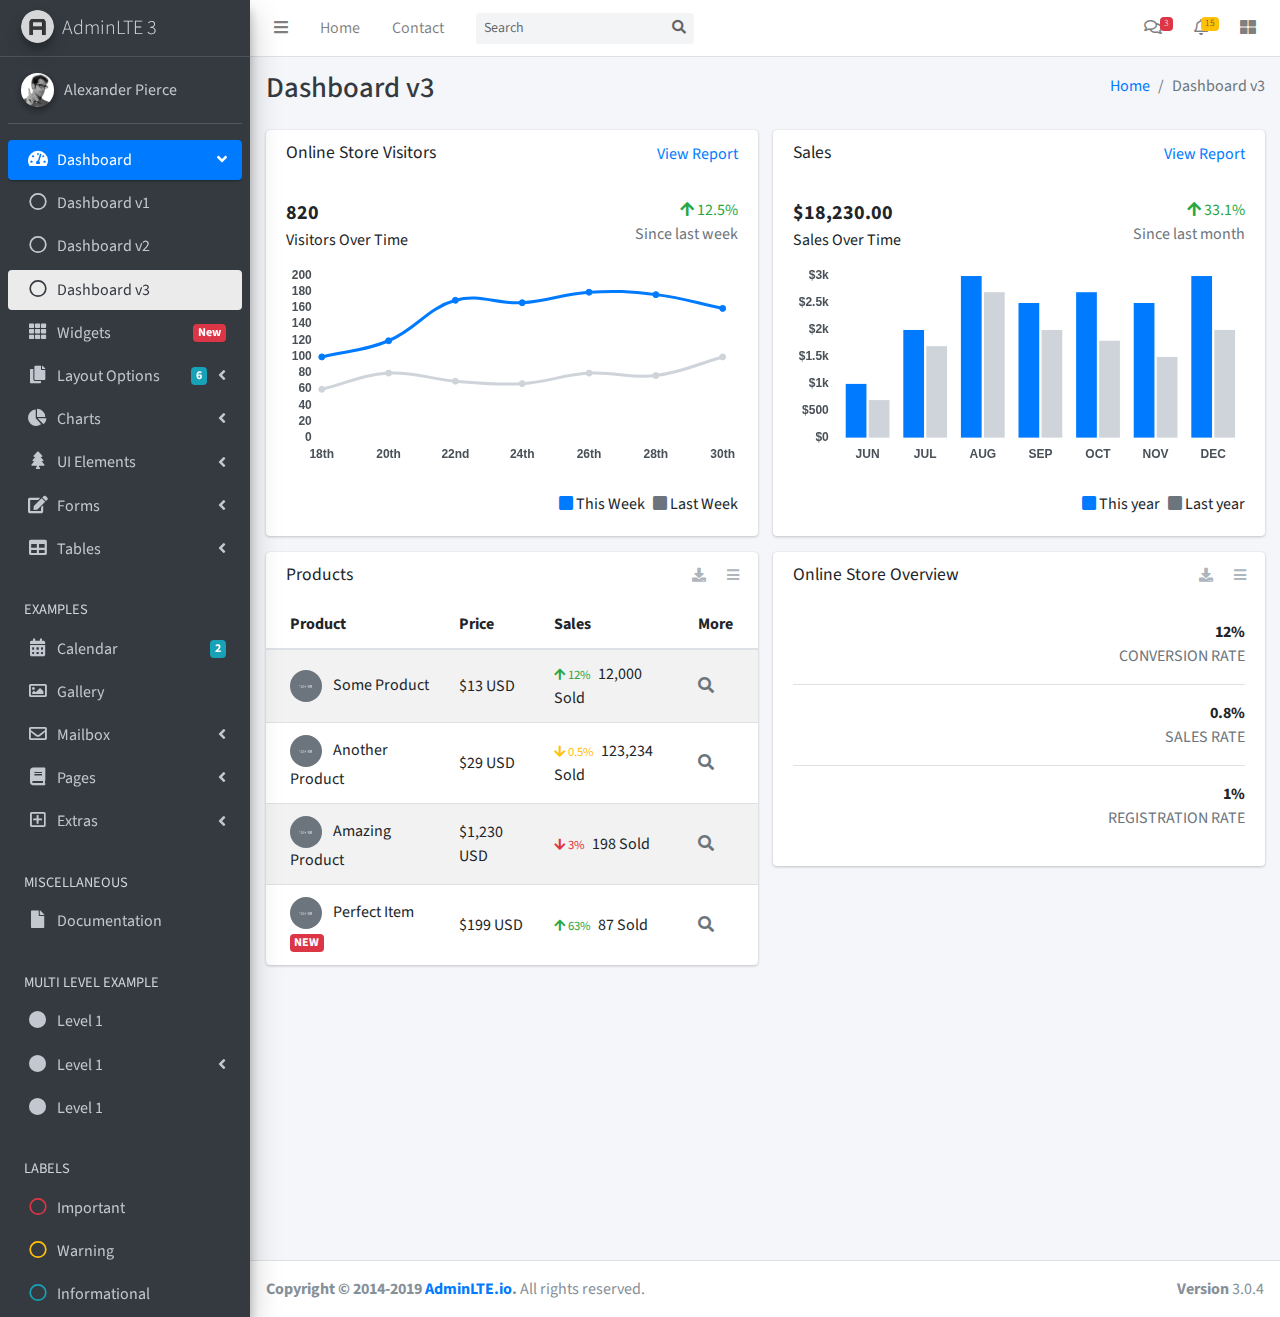
<file: EticaretWebSitesi/wwwroot/AdminLTE-3.0.4/index3.html>
<!DOCTYPE html>
<html lang="en">
<head>
  <meta charset="utf-8">
  <meta name="viewport" content="width=device-width, initial-scale=1">
  <meta http-equiv="x-ua-compatible" content="ie=edge">

  <title>AdminLTE 3 | Dashboard 3</title>

  <!-- Font Awesome Icons -->
  <link rel="stylesheet" href="plugins/fontawesome-free/css/all.min.css">
  <!-- IonIcons -->
  <link rel="stylesheet" href="http://code.ionicframework.com/ionicons/2.0.1/css/ionicons.min.css">
  <!-- Theme style -->
  <link rel="stylesheet" href="dist/css/adminlte.min.css">
  <!-- Google Font: Source Sans Pro -->
  <link href="https://fonts.googleapis.com/css?family=Source+Sans+Pro:300,400,400i,700" rel="stylesheet">
</head>
<!--
BODY TAG OPTIONS:
=================
Apply one or more of the following classes to to the body tag
to get the desired effect
|---------------------------------------------------------|
|LAYOUT OPTIONS | sidebar-collapse                        |
|               | sidebar-mini                            |
|---------------------------------------------------------|
-->
<body class="hold-transition sidebar-mini">
<div class="wrapper">
  <!-- Navbar -->
  <nav class="main-header navbar navbar-expand navbar-white navbar-light">
    <!-- Left navbar links -->
    <ul class="navbar-nav">
      <li class="nav-item">
        <a class="nav-link" data-widget="pushmenu" href="#" role="button"><i class="fas fa-bars"></i></a>
      </li>
      <li class="nav-item d-none d-sm-inline-block">
        <a href="index3.html" class="nav-link">Home</a>
      </li>
      <li class="nav-item d-none d-sm-inline-block">
        <a href="#" class="nav-link">Contact</a>
      </li>
    </ul>

    <!-- SEARCH FORM -->
    <form class="form-inline ml-3">
      <div class="input-group input-group-sm">
        <input class="form-control form-control-navbar" type="search" placeholder="Search" aria-label="Search">
        <div class="input-group-append">
          <button class="btn btn-navbar" type="submit">
            <i class="fas fa-search"></i>
          </button>
        </div>
      </div>
    </form>

    <!-- Right navbar links -->
    <ul class="navbar-nav ml-auto">
      <!-- Messages Dropdown Menu -->
      <li class="nav-item dropdown">
        <a class="nav-link" data-toggle="dropdown" href="#">
          <i class="far fa-comments"></i>
          <span class="badge badge-danger navbar-badge">3</span>
        </a>
        <div class="dropdown-menu dropdown-menu-lg dropdown-menu-right">
          <a href="#" class="dropdown-item">
            <!-- Message Start -->
            <div class="media">
              <img src="dist/img/user1-128x128.jpg" alt="User Avatar" class="img-size-50 mr-3 img-circle">
              <div class="media-body">
                <h3 class="dropdown-item-title">
                  Brad Diesel
                  <span class="float-right text-sm text-danger"><i class="fas fa-star"></i></span>
                </h3>
                <p class="text-sm">Call me whenever you can...</p>
                <p class="text-sm text-muted"><i class="far fa-clock mr-1"></i> 4 Hours Ago</p>
              </div>
            </div>
            <!-- Message End -->
          </a>
          <div class="dropdown-divider"></div>
          <a href="#" class="dropdown-item">
            <!-- Message Start -->
            <div class="media">
              <img src="dist/img/user8-128x128.jpg" alt="User Avatar" class="img-size-50 img-circle mr-3">
              <div class="media-body">
                <h3 class="dropdown-item-title">
                  John Pierce
                  <span class="float-right text-sm text-muted"><i class="fas fa-star"></i></span>
                </h3>
                <p class="text-sm">I got your message bro</p>
                <p class="text-sm text-muted"><i class="far fa-clock mr-1"></i> 4 Hours Ago</p>
              </div>
            </div>
            <!-- Message End -->
          </a>
          <div class="dropdown-divider"></div>
          <a href="#" class="dropdown-item">
            <!-- Message Start -->
            <div class="media">
              <img src="dist/img/user3-128x128.jpg" alt="User Avatar" class="img-size-50 img-circle mr-3">
              <div class="media-body">
                <h3 class="dropdown-item-title">
                  Nora Silvester
                  <span class="float-right text-sm text-warning"><i class="fas fa-star"></i></span>
                </h3>
                <p class="text-sm">The subject goes here</p>
                <p class="text-sm text-muted"><i class="far fa-clock mr-1"></i> 4 Hours Ago</p>
              </div>
            </div>
            <!-- Message End -->
          </a>
          <div class="dropdown-divider"></div>
          <a href="#" class="dropdown-item dropdown-footer">See All Messages</a>
        </div>
      </li>
      <!-- Notifications Dropdown Menu -->
      <li class="nav-item dropdown">
        <a class="nav-link" data-toggle="dropdown" href="#">
          <i class="far fa-bell"></i>
          <span class="badge badge-warning navbar-badge">15</span>
        </a>
        <div class="dropdown-menu dropdown-menu-lg dropdown-menu-right">
          <span class="dropdown-item dropdown-header">15 Notifications</span>
          <div class="dropdown-divider"></div>
          <a href="#" class="dropdown-item">
            <i class="fas fa-envelope mr-2"></i> 4 new messages
            <span class="float-right text-muted text-sm">3 mins</span>
          </a>
          <div class="dropdown-divider"></div>
          <a href="#" class="dropdown-item">
            <i class="fas fa-users mr-2"></i> 8 friend requests
            <span class="float-right text-muted text-sm">12 hours</span>
          </a>
          <div class="dropdown-divider"></div>
          <a href="#" class="dropdown-item">
            <i class="fas fa-file mr-2"></i> 3 new reports
            <span class="float-right text-muted text-sm">2 days</span>
          </a>
          <div class="dropdown-divider"></div>
          <a href="#" class="dropdown-item dropdown-footer">See All Notifications</a>
        </div>
      </li>
      <li class="nav-item">
        <a class="nav-link" data-widget="control-sidebar" data-slide="true" href="#" role="button"><i
            class="fas fa-th-large"></i></a>
      </li>
    </ul>
  </nav>
  <!-- /.navbar -->

  <!-- Main Sidebar Container -->
  <aside class="main-sidebar sidebar-dark-primary elevation-4">
    <!-- Brand Logo -->
    <a href="index3.html" class="brand-link">
      <img src="dist/img/AdminLTELogo.png" alt="AdminLTE Logo" class="brand-image img-circle elevation-3"
           style="opacity: .8">
      <span class="brand-text font-weight-light">AdminLTE 3</span>
    </a>

    <!-- Sidebar -->
    <div class="sidebar">
      <!-- Sidebar user panel (optional) -->
      <div class="user-panel mt-3 pb-3 mb-3 d-flex">
        <div class="image">
          <img src="dist/img/user2-160x160.jpg" class="img-circle elevation-2" alt="User Image">
        </div>
        <div class="info">
          <a href="#" class="d-block">Alexander Pierce</a>
        </div>
      </div>

      <!-- Sidebar Menu -->
      <nav class="mt-2">
        <ul class="nav nav-pills nav-sidebar flex-column" data-widget="treeview" role="menu" data-accordion="false">
          <!-- Add icons to the links using the .nav-icon class
               with font-awesome or any other icon font library -->
          <li class="nav-item has-treeview menu-open">
            <a href="#" class="nav-link active">
              <i class="nav-icon fas fa-tachometer-alt"></i>
              <p>
                Dashboard
                <i class="right fas fa-angle-left"></i>
              </p>
            </a>
            <ul class="nav nav-treeview">
              <li class="nav-item">
                <a href="./index.html" class="nav-link">
                  <i class="far fa-circle nav-icon"></i>
                  <p>Dashboard v1</p>
                </a>
              </li>
              <li class="nav-item">
                <a href="./index2.html" class="nav-link">
                  <i class="far fa-circle nav-icon"></i>
                  <p>Dashboard v2</p>
                </a>
              </li>
              <li class="nav-item">
                <a href="./index3.html" class="nav-link active">
                  <i class="far fa-circle nav-icon"></i>
                  <p>Dashboard v3</p>
                </a>
              </li>
            </ul>
          </li>
          <li class="nav-item">
            <a href="pages/widgets.html" class="nav-link">
              <i class="nav-icon fas fa-th"></i>
              <p>
                Widgets
                <span class="right badge badge-danger">New</span>
              </p>
            </a>
          </li>
          <li class="nav-item has-treeview">
            <a href="#" class="nav-link">
              <i class="nav-icon fas fa-copy"></i>
              <p>
                Layout Options
                <i class="fas fa-angle-left right"></i>
                <span class="badge badge-info right">6</span>
              </p>
            </a>
            <ul class="nav nav-treeview">
              <li class="nav-item">
                <a href="pages/layout/top-nav.html" class="nav-link">
                  <i class="far fa-circle nav-icon"></i>
                  <p>Top Navigation</p>
                </a>
              </li>
              <li class="nav-item">
                <a href="pages/layout/top-nav-sidebar.html" class="nav-link">
                  <i class="far fa-circle nav-icon"></i>
                  <p>Top Navigation + Sidebar</p>
                </a>
              </li>
              <li class="nav-item">
                <a href="pages/layout/boxed.html" class="nav-link">
                  <i class="far fa-circle nav-icon"></i>
                  <p>Boxed</p>
                </a>
              </li>
              <li class="nav-item">
                <a href="pages/layout/fixed-sidebar.html" class="nav-link">
                  <i class="far fa-circle nav-icon"></i>
                  <p>Fixed Sidebar</p>
                </a>
              </li>
              <li class="nav-item">
                <a href="pages/layout/fixed-topnav.html" class="nav-link">
                  <i class="far fa-circle nav-icon"></i>
                  <p>Fixed Navbar</p>
                </a>
              </li>
              <li class="nav-item">
                <a href="pages/layout/fixed-footer.html" class="nav-link">
                  <i class="far fa-circle nav-icon"></i>
                  <p>Fixed Footer</p>
                </a>
              </li>
              <li class="nav-item">
                <a href="pages/layout/collapsed-sidebar.html" class="nav-link">
                  <i class="far fa-circle nav-icon"></i>
                  <p>Collapsed Sidebar</p>
                </a>
              </li>
            </ul>
          </li>
          <li class="nav-item has-treeview">
            <a href="#" class="nav-link">
              <i class="nav-icon fas fa-chart-pie"></i>
              <p>
                Charts
                <i class="right fas fa-angle-left"></i>
              </p>
            </a>
            <ul class="nav nav-treeview">
              <li class="nav-item">
                <a href="pages/charts/chartjs.html" class="nav-link">
                  <i class="far fa-circle nav-icon"></i>
                  <p>ChartJS</p>
                </a>
              </li>
              <li class="nav-item">
                <a href="pages/charts/flot.html" class="nav-link">
                  <i class="far fa-circle nav-icon"></i>
                  <p>Flot</p>
                </a>
              </li>
              <li class="nav-item">
                <a href="pages/charts/inline.html" class="nav-link">
                  <i class="far fa-circle nav-icon"></i>
                  <p>Inline</p>
                </a>
              </li>
            </ul>
          </li>
          <li class="nav-item has-treeview">
            <a href="#" class="nav-link">
              <i class="nav-icon fas fa-tree"></i>
              <p>
                UI Elements
                <i class="fas fa-angle-left right"></i>
              </p>
            </a>
            <ul class="nav nav-treeview">
              <li class="nav-item">
                <a href="pages/UI/general.html" class="nav-link">
                  <i class="far fa-circle nav-icon"></i>
                  <p>General</p>
                </a>
              </li>
              <li class="nav-item">
                <a href="pages/UI/icons.html" class="nav-link">
                  <i class="far fa-circle nav-icon"></i>
                  <p>Icons</p>
                </a>
              </li>
              <li class="nav-item">
                <a href="pages/UI/buttons.html" class="nav-link">
                  <i class="far fa-circle nav-icon"></i>
                  <p>Buttons</p>
                </a>
              </li>
              <li class="nav-item">
                <a href="pages/UI/sliders.html" class="nav-link">
                  <i class="far fa-circle nav-icon"></i>
                  <p>Sliders</p>
                </a>
              </li>
              <li class="nav-item">
                <a href="pages/UI/modals.html" class="nav-link">
                  <i class="far fa-circle nav-icon"></i>
                  <p>Modals & Alerts</p>
                </a>
              </li>
              <li class="nav-item">
                <a href="pages/UI/navbar.html" class="nav-link">
                  <i class="far fa-circle nav-icon"></i>
                  <p>Navbar & Tabs</p>
                </a>
              </li>
              <li class="nav-item">
                <a href="pages/UI/timeline.html" class="nav-link">
                  <i class="far fa-circle nav-icon"></i>
                  <p>Timeline</p>
                </a>
              </li>
              <li class="nav-item">
                <a href="pages/UI/ribbons.html" class="nav-link">
                  <i class="far fa-circle nav-icon"></i>
                  <p>Ribbons</p>
                </a>
              </li>
            </ul>
          </li>
          <li class="nav-item has-treeview">
            <a href="#" class="nav-link">
              <i class="nav-icon fas fa-edit"></i>
              <p>
                Forms
                <i class="fas fa-angle-left right"></i>
              </p>
            </a>
            <ul class="nav nav-treeview">
              <li class="nav-item">
                <a href="pages/forms/general.html" class="nav-link">
                  <i class="far fa-circle nav-icon"></i>
                  <p>General Elements</p>
                </a>
              </li>
              <li class="nav-item">
                <a href="pages/forms/advanced.html" class="nav-link">
                  <i class="far fa-circle nav-icon"></i>
                  <p>Advanced Elements</p>
                </a>
              </li>
              <li class="nav-item">
                <a href="pages/forms/editors.html" class="nav-link">
                  <i class="far fa-circle nav-icon"></i>
                  <p>Editors</p>
                </a>
              </li>
              <li class="nav-item">
                <a href="pages/forms/validation.html" class="nav-link">
                  <i class="far fa-circle nav-icon"></i>
                  <p>Validation</p>
                </a>
              </li>
            </ul>
          </li>
          <li class="nav-item has-treeview">
            <a href="#" class="nav-link">
              <i class="nav-icon fas fa-table"></i>
              <p>
                Tables
                <i class="fas fa-angle-left right"></i>
              </p>
            </a>
            <ul class="nav nav-treeview">
              <li class="nav-item">
                <a href="pages/tables/simple.html" class="nav-link">
                  <i class="far fa-circle nav-icon"></i>
                  <p>Simple Tables</p>
                </a>
              </li>
              <li class="nav-item">
                <a href="pages/tables/data.html" class="nav-link">
                  <i class="far fa-circle nav-icon"></i>
                  <p>DataTables</p>
                </a>
              </li>
              <li class="nav-item">
                <a href="pages/tables/jsgrid.html" class="nav-link">
                  <i class="far fa-circle nav-icon"></i>
                  <p>jsGrid</p>
                </a>
              </li>
            </ul>
          </li>
          <li class="nav-header">EXAMPLES</li>
          <li class="nav-item">
            <a href="pages/calendar.html" class="nav-link">
              <i class="nav-icon fas fa-calendar-alt"></i>
              <p>
                Calendar
                <span class="badge badge-info right">2</span>
              </p>
            </a>
          </li>
          <li class="nav-item">
            <a href="pages/gallery.html" class="nav-link">
              <i class="nav-icon far fa-image"></i>
              <p>
                Gallery
              </p>
            </a>
          </li>
          <li class="nav-item has-treeview">
            <a href="#" class="nav-link">
              <i class="nav-icon far fa-envelope"></i>
              <p>
                Mailbox
                <i class="fas fa-angle-left right"></i>
              </p>
            </a>
            <ul class="nav nav-treeview">
              <li class="nav-item">
                <a href="pages/mailbox/mailbox.html" class="nav-link">
                  <i class="far fa-circle nav-icon"></i>
                  <p>Inbox</p>
                </a>
              </li>
              <li class="nav-item">
                <a href="pages/mailbox/compose.html" class="nav-link">
                  <i class="far fa-circle nav-icon"></i>
                  <p>Compose</p>
                </a>
              </li>
              <li class="nav-item">
                <a href="pages/mailbox/read-mail.html" class="nav-link">
                  <i class="far fa-circle nav-icon"></i>
                  <p>Read</p>
                </a>
              </li>
            </ul>
          </li>
          <li class="nav-item has-treeview">
            <a href="#" class="nav-link">
              <i class="nav-icon fas fa-book"></i>
              <p>
                Pages
                <i class="fas fa-angle-left right"></i>
              </p>
            </a>
            <ul class="nav nav-treeview">
              <li class="nav-item">
                <a href="pages/examples/invoice.html" class="nav-link">
                  <i class="far fa-circle nav-icon"></i>
                  <p>Invoice</p>
                </a>
              </li>
              <li class="nav-item">
                <a href="pages/examples/profile.html" class="nav-link">
                  <i class="far fa-circle nav-icon"></i>
                  <p>Profile</p>
                </a>
              </li>
              <li class="nav-item">
                <a href="pages/examples/e-commerce.html" class="nav-link">
                  <i class="far fa-circle nav-icon"></i>
                  <p>E-commerce</p>
                </a>
              </li>
              <li class="nav-item">
                <a href="pages/examples/projects.html" class="nav-link">
                  <i class="far fa-circle nav-icon"></i>
                  <p>Projects</p>
                </a>
              </li>
              <li class="nav-item">
                <a href="pages/examples/project-add.html" class="nav-link">
                  <i class="far fa-circle nav-icon"></i>
                  <p>Project Add</p>
                </a>
              </li>
              <li class="nav-item">
                <a href="pages/examples/project-edit.html" class="nav-link">
                  <i class="far fa-circle nav-icon"></i>
                  <p>Project Edit</p>
                </a>
              </li>
              <li class="nav-item">
                <a href="pages/examples/project-detail.html" class="nav-link">
                  <i class="far fa-circle nav-icon"></i>
                  <p>Project Detail</p>
                </a>
              </li>
              <li class="nav-item">
                <a href="pages/examples/contacts.html" class="nav-link">
                  <i class="far fa-circle nav-icon"></i>
                  <p>Contacts</p>
                </a>
              </li>
            </ul>
          </li>
          <li class="nav-item has-treeview">
            <a href="#" class="nav-link">
              <i class="nav-icon far fa-plus-square"></i>
              <p>
                Extras
                <i class="fas fa-angle-left right"></i>
              </p>
            </a>
            <ul class="nav nav-treeview">
              <li class="nav-item">
                <a href="pages/examples/login.html" class="nav-link">
                  <i class="far fa-circle nav-icon"></i>
                  <p>Login</p>
                </a>
              </li>
              <li class="nav-item">
                <a href="pages/examples/register.html" class="nav-link">
                  <i class="far fa-circle nav-icon"></i>
                  <p>Register</p>
                </a>
              </li>
              <li class="nav-item">
                <a href="pages/examples/forgot-password.html" class="nav-link">
                  <i class="far fa-circle nav-icon"></i>
                  <p>Forgot Password</p>
                </a>
              </li>
              <li class="nav-item">
                <a href="pages/examples/recover-password.html" class="nav-link">
                  <i class="far fa-circle nav-icon"></i>
                  <p>Recover Password</p>
                </a>
              </li>
              <li class="nav-item">
                <a href="pages/examples/lockscreen.html" class="nav-link">
                  <i class="far fa-circle nav-icon"></i>
                  <p>Lockscreen</p>
                </a>
              </li>
              <li class="nav-item">
                <a href="pages/examples/legacy-user-menu.html" class="nav-link">
                  <i class="far fa-circle nav-icon"></i>
                  <p>Legacy User Menu</p>
                </a>
              </li>
              <li class="nav-item">
                <a href="pages/examples/language-menu.html" class="nav-link">
                  <i class="far fa-circle nav-icon"></i>
                  <p>Language Menu</p>
                </a>
              </li>
              <li class="nav-item">
                <a href="pages/examples/404.html" class="nav-link">
                  <i class="far fa-circle nav-icon"></i>
                  <p>Error 404</p>
                </a>
              </li>
              <li class="nav-item">
                <a href="pages/examples/500.html" class="nav-link">
                  <i class="far fa-circle nav-icon"></i>
                  <p>Error 500</p>
                </a>
              </li>
              <li class="nav-item">
                <a href="pages/examples/pace.html" class="nav-link">
                  <i class="far fa-circle nav-icon"></i>
                  <p>Pace</p>
                </a>
              </li>
              <li class="nav-item">
                <a href="pages/examples/blank.html" class="nav-link">
                  <i class="far fa-circle nav-icon"></i>
                  <p>Blank Page</p>
                </a>
              </li>
              <li class="nav-item">
                <a href="starter.html" class="nav-link">
                  <i class="far fa-circle nav-icon"></i>
                  <p>Starter Page</p>
                </a>
              </li>
            </ul>
          </li>
          <li class="nav-header">MISCELLANEOUS</li>
          <li class="nav-item">
            <a href="https://adminlte.io/docs/3.0" class="nav-link">
              <i class="nav-icon fas fa-file"></i>
              <p>Documentation</p>
            </a>
          </li>
          <li class="nav-header">MULTI LEVEL EXAMPLE</li>
          <li class="nav-item">
            <a href="#" class="nav-link">
              <i class="fas fa-circle nav-icon"></i>
              <p>Level 1</p>
            </a>
          </li>
          <li class="nav-item has-treeview">
            <a href="#" class="nav-link">
              <i class="nav-icon fas fa-circle"></i>
              <p>
                Level 1
                <i class="right fas fa-angle-left"></i>
              </p>
            </a>
            <ul class="nav nav-treeview">
              <li class="nav-item">
                <a href="#" class="nav-link">
                  <i class="far fa-circle nav-icon"></i>
                  <p>Level 2</p>
                </a>
              </li>
              <li class="nav-item has-treeview">
                <a href="#" class="nav-link">
                  <i class="far fa-circle nav-icon"></i>
                  <p>
                    Level 2
                    <i class="right fas fa-angle-left"></i>
                  </p>
                </a>
                <ul class="nav nav-treeview">
                  <li class="nav-item">
                    <a href="#" class="nav-link">
                      <i class="far fa-dot-circle nav-icon"></i>
                      <p>Level 3</p>
                    </a>
                  </li>
                  <li class="nav-item">
                    <a href="#" class="nav-link">
                      <i class="far fa-dot-circle nav-icon"></i>
                      <p>Level 3</p>
                    </a>
                  </li>
                  <li class="nav-item">
                    <a href="#" class="nav-link">
                      <i class="far fa-dot-circle nav-icon"></i>
                      <p>Level 3</p>
                    </a>
                  </li>
                </ul>
              </li>
              <li class="nav-item">
                <a href="#" class="nav-link">
                  <i class="far fa-circle nav-icon"></i>
                  <p>Level 2</p>
                </a>
              </li>
            </ul>
          </li>
          <li class="nav-item">
            <a href="#" class="nav-link">
              <i class="fas fa-circle nav-icon"></i>
              <p>Level 1</p>
            </a>
          </li>
          <li class="nav-header">LABELS</li>
          <li class="nav-item">
            <a href="#" class="nav-link">
              <i class="nav-icon far fa-circle text-danger"></i>
              <p class="text">Important</p>
            </a>
          </li>
          <li class="nav-item">
            <a href="#" class="nav-link">
              <i class="nav-icon far fa-circle text-warning"></i>
              <p>Warning</p>
            </a>
          </li>
          <li class="nav-item">
            <a href="#" class="nav-link">
              <i class="nav-icon far fa-circle text-info"></i>
              <p>Informational</p>
            </a>
          </li>
        </ul>
      </nav>
      <!-- /.sidebar-menu -->
    </div>
    <!-- /.sidebar -->
  </aside>

  <!-- Content Wrapper. Contains page content -->
  <div class="content-wrapper">
    <!-- Content Header (Page header) -->
    <div class="content-header">
      <div class="container-fluid">
        <div class="row mb-2">
          <div class="col-sm-6">
            <h1 class="m-0 text-dark">Dashboard v3</h1>
          </div><!-- /.col -->
          <div class="col-sm-6">
            <ol class="breadcrumb float-sm-right">
              <li class="breadcrumb-item"><a href="#">Home</a></li>
              <li class="breadcrumb-item active">Dashboard v3</li>
            </ol>
          </div><!-- /.col -->
        </div><!-- /.row -->
      </div><!-- /.container-fluid -->
    </div>
    <!-- /.content-header -->

    <!-- Main content -->
    <div class="content">
      <div class="container-fluid">
        <div class="row">
          <div class="col-lg-6">
            <div class="card">
              <div class="card-header border-0">
                <div class="d-flex justify-content-between">
                  <h3 class="card-title">Online Store Visitors</h3>
                  <a href="javascript:void(0);">View Report</a>
                </div>
              </div>
              <div class="card-body">
                <div class="d-flex">
                  <p class="d-flex flex-column">
                    <span class="text-bold text-lg">820</span>
                    <span>Visitors Over Time</span>
                  </p>
                  <p class="ml-auto d-flex flex-column text-right">
                    <span class="text-success">
                      <i class="fas fa-arrow-up"></i> 12.5%
                    </span>
                    <span class="text-muted">Since last week</span>
                  </p>
                </div>
                <!-- /.d-flex -->

                <div class="position-relative mb-4">
                  <canvas id="visitors-chart" height="200"></canvas>
                </div>

                <div class="d-flex flex-row justify-content-end">
                  <span class="mr-2">
                    <i class="fas fa-square text-primary"></i> This Week
                  </span>

                  <span>
                    <i class="fas fa-square text-gray"></i> Last Week
                  </span>
                </div>
              </div>
            </div>
            <!-- /.card -->

            <div class="card">
              <div class="card-header border-0">
                <h3 class="card-title">Products</h3>
                <div class="card-tools">
                  <a href="#" class="btn btn-tool btn-sm">
                    <i class="fas fa-download"></i>
                  </a>
                  <a href="#" class="btn btn-tool btn-sm">
                    <i class="fas fa-bars"></i>
                  </a>
                </div>
              </div>
              <div class="card-body table-responsive p-0">
                <table class="table table-striped table-valign-middle">
                  <thead>
                  <tr>
                    <th>Product</th>
                    <th>Price</th>
                    <th>Sales</th>
                    <th>More</th>
                  </tr>
                  </thead>
                  <tbody>
                  <tr>
                    <td>
                      <img src="dist/img/default-150x150.png" alt="Product 1" class="img-circle img-size-32 mr-2">
                      Some Product
                    </td>
                    <td>$13 USD</td>
                    <td>
                      <small class="text-success mr-1">
                        <i class="fas fa-arrow-up"></i>
                        12%
                      </small>
                      12,000 Sold
                    </td>
                    <td>
                      <a href="#" class="text-muted">
                        <i class="fas fa-search"></i>
                      </a>
                    </td>
                  </tr>
                  <tr>
                    <td>
                      <img src="dist/img/default-150x150.png" alt="Product 1" class="img-circle img-size-32 mr-2">
                      Another Product
                    </td>
                    <td>$29 USD</td>
                    <td>
                      <small class="text-warning mr-1">
                        <i class="fas fa-arrow-down"></i>
                        0.5%
                      </small>
                      123,234 Sold
                    </td>
                    <td>
                      <a href="#" class="text-muted">
                        <i class="fas fa-search"></i>
                      </a>
                    </td>
                  </tr>
                  <tr>
                    <td>
                      <img src="dist/img/default-150x150.png" alt="Product 1" class="img-circle img-size-32 mr-2">
                      Amazing Product
                    </td>
                    <td>$1,230 USD</td>
                    <td>
                      <small class="text-danger mr-1">
                        <i class="fas fa-arrow-down"></i>
                        3%
                      </small>
                      198 Sold
                    </td>
                    <td>
                      <a href="#" class="text-muted">
                        <i class="fas fa-search"></i>
                      </a>
                    </td>
                  </tr>
                  <tr>
                    <td>
                      <img src="dist/img/default-150x150.png" alt="Product 1" class="img-circle img-size-32 mr-2">
                      Perfect Item
                      <span class="badge bg-danger">NEW</span>
                    </td>
                    <td>$199 USD</td>
                    <td>
                      <small class="text-success mr-1">
                        <i class="fas fa-arrow-up"></i>
                        63%
                      </small>
                      87 Sold
                    </td>
                    <td>
                      <a href="#" class="text-muted">
                        <i class="fas fa-search"></i>
                      </a>
                    </td>
                  </tr>
                  </tbody>
                </table>
              </div>
            </div>
            <!-- /.card -->
          </div>
          <!-- /.col-md-6 -->
          <div class="col-lg-6">
            <div class="card">
              <div class="card-header border-0">
                <div class="d-flex justify-content-between">
                  <h3 class="card-title">Sales</h3>
                  <a href="javascript:void(0);">View Report</a>
                </div>
              </div>
              <div class="card-body">
                <div class="d-flex">
                  <p class="d-flex flex-column">
                    <span class="text-bold text-lg">$18,230.00</span>
                    <span>Sales Over Time</span>
                  </p>
                  <p class="ml-auto d-flex flex-column text-right">
                    <span class="text-success">
                      <i class="fas fa-arrow-up"></i> 33.1%
                    </span>
                    <span class="text-muted">Since last month</span>
                  </p>
                </div>
                <!-- /.d-flex -->

                <div class="position-relative mb-4">
                  <canvas id="sales-chart" height="200"></canvas>
                </div>

                <div class="d-flex flex-row justify-content-end">
                  <span class="mr-2">
                    <i class="fas fa-square text-primary"></i> This year
                  </span>

                  <span>
                    <i class="fas fa-square text-gray"></i> Last year
                  </span>
                </div>
              </div>
            </div>
            <!-- /.card -->

            <div class="card">
              <div class="card-header border-0">
                <h3 class="card-title">Online Store Overview</h3>
                <div class="card-tools">
                  <a href="#" class="btn btn-sm btn-tool">
                    <i class="fas fa-download"></i>
                  </a>
                  <a href="#" class="btn btn-sm btn-tool">
                    <i class="fas fa-bars"></i>
                  </a>
                </div>
              </div>
              <div class="card-body">
                <div class="d-flex justify-content-between align-items-center border-bottom mb-3">
                  <p class="text-success text-xl">
                    <i class="ion ion-ios-refresh-empty"></i>
                  </p>
                  <p class="d-flex flex-column text-right">
                    <span class="font-weight-bold">
                      <i class="ion ion-android-arrow-up text-success"></i> 12%
                    </span>
                    <span class="text-muted">CONVERSION RATE</span>
                  </p>
                </div>
                <!-- /.d-flex -->
                <div class="d-flex justify-content-between align-items-center border-bottom mb-3">
                  <p class="text-warning text-xl">
                    <i class="ion ion-ios-cart-outline"></i>
                  </p>
                  <p class="d-flex flex-column text-right">
                    <span class="font-weight-bold">
                      <i class="ion ion-android-arrow-up text-warning"></i> 0.8%
                    </span>
                    <span class="text-muted">SALES RATE</span>
                  </p>
                </div>
                <!-- /.d-flex -->
                <div class="d-flex justify-content-between align-items-center mb-0">
                  <p class="text-danger text-xl">
                    <i class="ion ion-ios-people-outline"></i>
                  </p>
                  <p class="d-flex flex-column text-right">
                    <span class="font-weight-bold">
                      <i class="ion ion-android-arrow-down text-danger"></i> 1%
                    </span>
                    <span class="text-muted">REGISTRATION RATE</span>
                  </p>
                </div>
                <!-- /.d-flex -->
              </div>
            </div>
          </div>
          <!-- /.col-md-6 -->
        </div>
        <!-- /.row -->
      </div>
      <!-- /.container-fluid -->
    </div>
    <!-- /.content -->
  </div>
  <!-- /.content-wrapper -->

  <!-- Control Sidebar -->
  <aside class="control-sidebar control-sidebar-dark">
    <!-- Control sidebar content goes here -->
  </aside>
  <!-- /.control-sidebar -->

  <!-- Main Footer -->
  <footer class="main-footer">
    <strong>Copyright &copy; 2014-2019 <a href="http://adminlte.io">AdminLTE.io</a>.</strong>
    All rights reserved.
    <div class="float-right d-none d-sm-inline-block">
      <b>Version</b> 3.0.4
    </div>
  </footer>
</div>
<!-- ./wrapper -->

<!-- REQUIRED SCRIPTS -->

<!-- jQuery -->
<script src="plugins/jquery/jquery.min.js"></script>
<!-- Bootstrap -->
<script src="plugins/bootstrap/js/bootstrap.bundle.min.js"></script>
<!-- AdminLTE -->
<script src="dist/js/adminlte.js"></script>

<!-- OPTIONAL SCRIPTS -->
<script src="plugins/chart.js/Chart.min.js"></script>
<script src="dist/js/demo.js"></script>
<script src="dist/js/pages/dashboard3.js"></script>
</body>
</html>
</file>
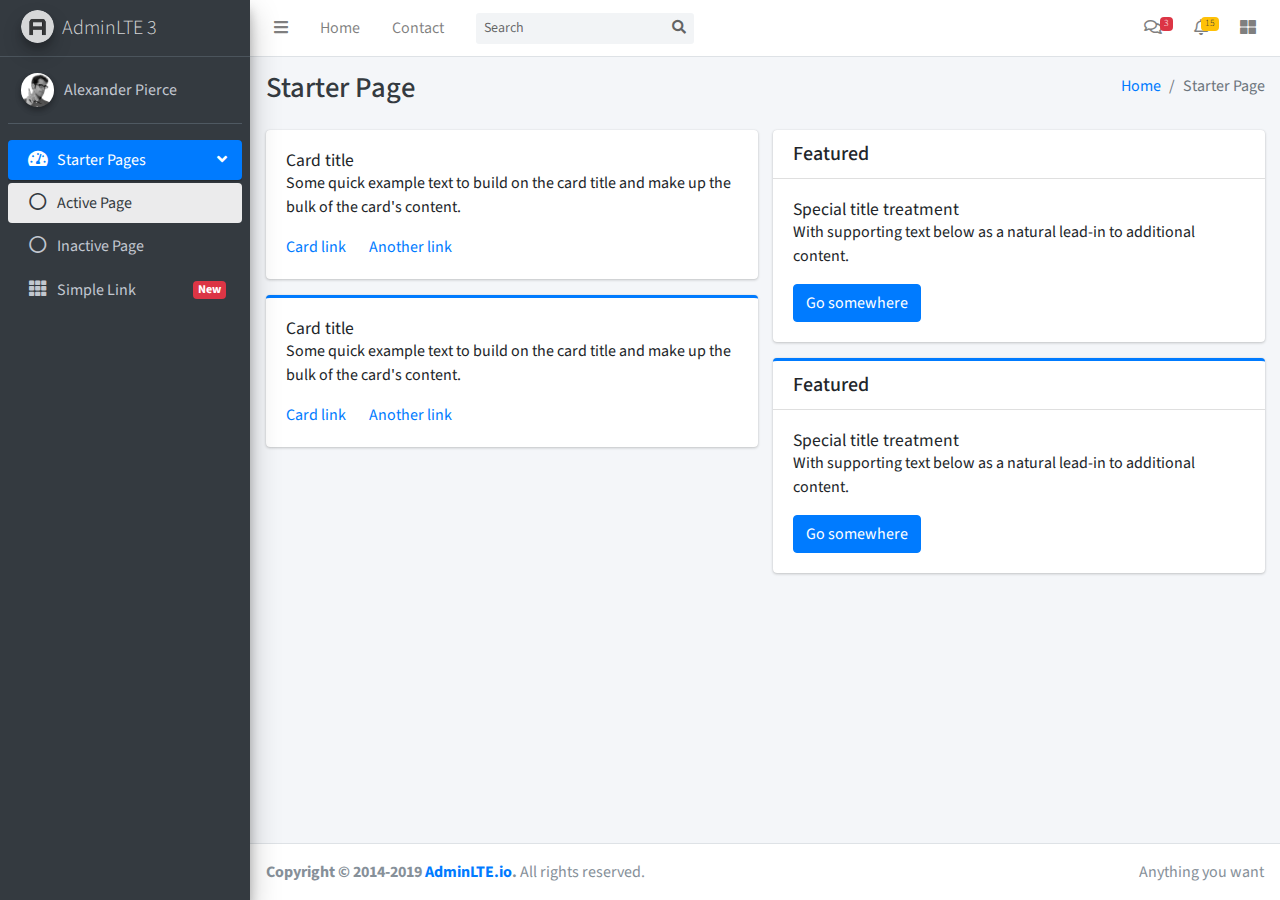
<file: EticaretWebSitesi/wwwroot/AdminLTE-3.0.4/starter.html>
<!DOCTYPE html>
<!--
This is a starter template page. Use this page to start your new project from
scratch. This page gets rid of all links and provides the needed markup only.
-->
<html lang="en">
<head>
  <meta charset="utf-8">
  <meta name="viewport" content="width=device-width, initial-scale=1">
  <meta http-equiv="x-ua-compatible" content="ie=edge">

  <title>AdminLTE 3 | Starter</title>

  <!-- Font Awesome Icons -->
  <link rel="stylesheet" href="plugins/fontawesome-free/css/all.min.css">
  <!-- Theme style -->
  <link rel="stylesheet" href="dist/css/adminlte.min.css">
  <!-- Google Font: Source Sans Pro -->
  <link href="https://fonts.googleapis.com/css?family=Source+Sans+Pro:300,400,400i,700" rel="stylesheet">
</head>
<body class="hold-transition sidebar-mini">
<div class="wrapper">

  <!-- Navbar -->
  <nav class="main-header navbar navbar-expand navbar-white navbar-light">
    <!-- Left navbar links -->
    <ul class="navbar-nav">
      <li class="nav-item">
        <a class="nav-link" data-widget="pushmenu" href="#" role="button"><i class="fas fa-bars"></i></a>
      </li>
      <li class="nav-item d-none d-sm-inline-block">
        <a href="index3.html" class="nav-link">Home</a>
      </li>
      <li class="nav-item d-none d-sm-inline-block">
        <a href="#" class="nav-link">Contact</a>
      </li>
    </ul>

    <!-- SEARCH FORM -->
    <form class="form-inline ml-3">
      <div class="input-group input-group-sm">
        <input class="form-control form-control-navbar" type="search" placeholder="Search" aria-label="Search">
        <div class="input-group-append">
          <button class="btn btn-navbar" type="submit">
            <i class="fas fa-search"></i>
          </button>
        </div>
      </div>
    </form>

    <!-- Right navbar links -->
    <ul class="navbar-nav ml-auto">
      <!-- Messages Dropdown Menu -->
      <li class="nav-item dropdown">
        <a class="nav-link" data-toggle="dropdown" href="#">
          <i class="far fa-comments"></i>
          <span class="badge badge-danger navbar-badge">3</span>
        </a>
        <div class="dropdown-menu dropdown-menu-lg dropdown-menu-right">
          <a href="#" class="dropdown-item">
            <!-- Message Start -->
            <div class="media">
              <img src="dist/img/user1-128x128.jpg" alt="User Avatar" class="img-size-50 mr-3 img-circle">
              <div class="media-body">
                <h3 class="dropdown-item-title">
                  Brad Diesel
                  <span class="float-right text-sm text-danger"><i class="fas fa-star"></i></span>
                </h3>
                <p class="text-sm">Call me whenever you can...</p>
                <p class="text-sm text-muted"><i class="far fa-clock mr-1"></i> 4 Hours Ago</p>
              </div>
            </div>
            <!-- Message End -->
          </a>
          <div class="dropdown-divider"></div>
          <a href="#" class="dropdown-item">
            <!-- Message Start -->
            <div class="media">
              <img src="dist/img/user8-128x128.jpg" alt="User Avatar" class="img-size-50 img-circle mr-3">
              <div class="media-body">
                <h3 class="dropdown-item-title">
                  John Pierce
                  <span class="float-right text-sm text-muted"><i class="fas fa-star"></i></span>
                </h3>
                <p class="text-sm">I got your message bro</p>
                <p class="text-sm text-muted"><i class="far fa-clock mr-1"></i> 4 Hours Ago</p>
              </div>
            </div>
            <!-- Message End -->
          </a>
          <div class="dropdown-divider"></div>
          <a href="#" class="dropdown-item">
            <!-- Message Start -->
            <div class="media">
              <img src="dist/img/user3-128x128.jpg" alt="User Avatar" class="img-size-50 img-circle mr-3">
              <div class="media-body">
                <h3 class="dropdown-item-title">
                  Nora Silvester
                  <span class="float-right text-sm text-warning"><i class="fas fa-star"></i></span>
                </h3>
                <p class="text-sm">The subject goes here</p>
                <p class="text-sm text-muted"><i class="far fa-clock mr-1"></i> 4 Hours Ago</p>
              </div>
            </div>
            <!-- Message End -->
          </a>
          <div class="dropdown-divider"></div>
          <a href="#" class="dropdown-item dropdown-footer">See All Messages</a>
        </div>
      </li>
      <!-- Notifications Dropdown Menu -->
      <li class="nav-item dropdown">
        <a class="nav-link" data-toggle="dropdown" href="#">
          <i class="far fa-bell"></i>
          <span class="badge badge-warning navbar-badge">15</span>
        </a>
        <div class="dropdown-menu dropdown-menu-lg dropdown-menu-right">
          <span class="dropdown-header">15 Notifications</span>
          <div class="dropdown-divider"></div>
          <a href="#" class="dropdown-item">
            <i class="fas fa-envelope mr-2"></i> 4 new messages
            <span class="float-right text-muted text-sm">3 mins</span>
          </a>
          <div class="dropdown-divider"></div>
          <a href="#" class="dropdown-item">
            <i class="fas fa-users mr-2"></i> 8 friend requests
            <span class="float-right text-muted text-sm">12 hours</span>
          </a>
          <div class="dropdown-divider"></div>
          <a href="#" class="dropdown-item">
            <i class="fas fa-file mr-2"></i> 3 new reports
            <span class="float-right text-muted text-sm">2 days</span>
          </a>
          <div class="dropdown-divider"></div>
          <a href="#" class="dropdown-item dropdown-footer">See All Notifications</a>
        </div>
      </li>
      <li class="nav-item">
        <a class="nav-link" data-widget="control-sidebar" data-slide="true" href="#" role="button"><i
            class="fas fa-th-large"></i></a>
      </li>
    </ul>
  </nav>
  <!-- /.navbar -->

  <!-- Main Sidebar Container -->
  <aside class="main-sidebar sidebar-dark-primary elevation-4">
    <!-- Brand Logo -->
    <a href="index3.html" class="brand-link">
      <img src="dist/img/AdminLTELogo.png" alt="AdminLTE Logo" class="brand-image img-circle elevation-3"
           style="opacity: .8">
      <span class="brand-text font-weight-light">AdminLTE 3</span>
    </a>

    <!-- Sidebar -->
    <div class="sidebar">
      <!-- Sidebar user panel (optional) -->
      <div class="user-panel mt-3 pb-3 mb-3 d-flex">
        <div class="image">
          <img src="dist/img/user2-160x160.jpg" class="img-circle elevation-2" alt="User Image">
        </div>
        <div class="info">
          <a href="#" class="d-block">Alexander Pierce</a>
        </div>
      </div>

      <!-- Sidebar Menu -->
      <nav class="mt-2">
        <ul class="nav nav-pills nav-sidebar flex-column" data-widget="treeview" role="menu" data-accordion="false">
          <!-- Add icons to the links using the .nav-icon class
               with font-awesome or any other icon font library -->
          <li class="nav-item has-treeview menu-open">
            <a href="#" class="nav-link active">
              <i class="nav-icon fas fa-tachometer-alt"></i>
              <p>
                Starter Pages
                <i class="right fas fa-angle-left"></i>
              </p>
            </a>
            <ul class="nav nav-treeview">
              <li class="nav-item">
                <a href="#" class="nav-link active">
                  <i class="far fa-circle nav-icon"></i>
                  <p>Active Page</p>
                </a>
              </li>
              <li class="nav-item">
                <a href="#" class="nav-link">
                  <i class="far fa-circle nav-icon"></i>
                  <p>Inactive Page</p>
                </a>
              </li>
            </ul>
          </li>
          <li class="nav-item">
            <a href="#" class="nav-link">
              <i class="nav-icon fas fa-th"></i>
              <p>
                Simple Link
                <span class="right badge badge-danger">New</span>
              </p>
            </a>
          </li>
        </ul>
      </nav>
      <!-- /.sidebar-menu -->
    </div>
    <!-- /.sidebar -->
  </aside>

  <!-- Content Wrapper. Contains page content -->
  <div class="content-wrapper">
    <!-- Content Header (Page header) -->
    <div class="content-header">
      <div class="container-fluid">
        <div class="row mb-2">
          <div class="col-sm-6">
            <h1 class="m-0 text-dark">Starter Page</h1>
          </div><!-- /.col -->
          <div class="col-sm-6">
            <ol class="breadcrumb float-sm-right">
              <li class="breadcrumb-item"><a href="#">Home</a></li>
              <li class="breadcrumb-item active">Starter Page</li>
            </ol>
          </div><!-- /.col -->
        </div><!-- /.row -->
      </div><!-- /.container-fluid -->
    </div>
    <!-- /.content-header -->

    <!-- Main content -->
    <div class="content">
      <div class="container-fluid">
        <div class="row">
          <div class="col-lg-6">
            <div class="card">
              <div class="card-body">
                <h5 class="card-title">Card title</h5>

                <p class="card-text">
                  Some quick example text to build on the card title and make up the bulk of the card's
                  content.
                </p>

                <a href="#" class="card-link">Card link</a>
                <a href="#" class="card-link">Another link</a>
              </div>
            </div>

            <div class="card card-primary card-outline">
              <div class="card-body">
                <h5 class="card-title">Card title</h5>

                <p class="card-text">
                  Some quick example text to build on the card title and make up the bulk of the card's
                  content.
                </p>
                <a href="#" class="card-link">Card link</a>
                <a href="#" class="card-link">Another link</a>
              </div>
            </div><!-- /.card -->
          </div>
          <!-- /.col-md-6 -->
          <div class="col-lg-6">
            <div class="card">
              <div class="card-header">
                <h5 class="m-0">Featured</h5>
              </div>
              <div class="card-body">
                <h6 class="card-title">Special title treatment</h6>

                <p class="card-text">With supporting text below as a natural lead-in to additional content.</p>
                <a href="#" class="btn btn-primary">Go somewhere</a>
              </div>
            </div>

            <div class="card card-primary card-outline">
              <div class="card-header">
                <h5 class="m-0">Featured</h5>
              </div>
              <div class="card-body">
                <h6 class="card-title">Special title treatment</h6>

                <p class="card-text">With supporting text below as a natural lead-in to additional content.</p>
                <a href="#" class="btn btn-primary">Go somewhere</a>
              </div>
            </div>
          </div>
          <!-- /.col-md-6 -->
        </div>
        <!-- /.row -->
      </div><!-- /.container-fluid -->
    </div>
    <!-- /.content -->
  </div>
  <!-- /.content-wrapper -->

  <!-- Control Sidebar -->
  <aside class="control-sidebar control-sidebar-dark">
    <!-- Control sidebar content goes here -->
    <div class="p-3">
      <h5>Title</h5>
      <p>Sidebar content</p>
    </div>
  </aside>
  <!-- /.control-sidebar -->

  <!-- Main Footer -->
  <footer class="main-footer">
    <!-- To the right -->
    <div class="float-right d-none d-sm-inline">
      Anything you want
    </div>
    <!-- Default to the left -->
    <strong>Copyright &copy; 2014-2019 <a href="https://adminlte.io">AdminLTE.io</a>.</strong> All rights reserved.
  </footer>
</div>
<!-- ./wrapper -->

<!-- REQUIRED SCRIPTS -->

<!-- jQuery -->
<script src="plugins/jquery/jquery.min.js"></script>
<!-- Bootstrap 4 -->
<script src="plugins/bootstrap/js/bootstrap.bundle.min.js"></script>
<!-- AdminLTE App -->
<script src="dist/js/adminlte.min.js"></script>
</body>
</html>
</file>
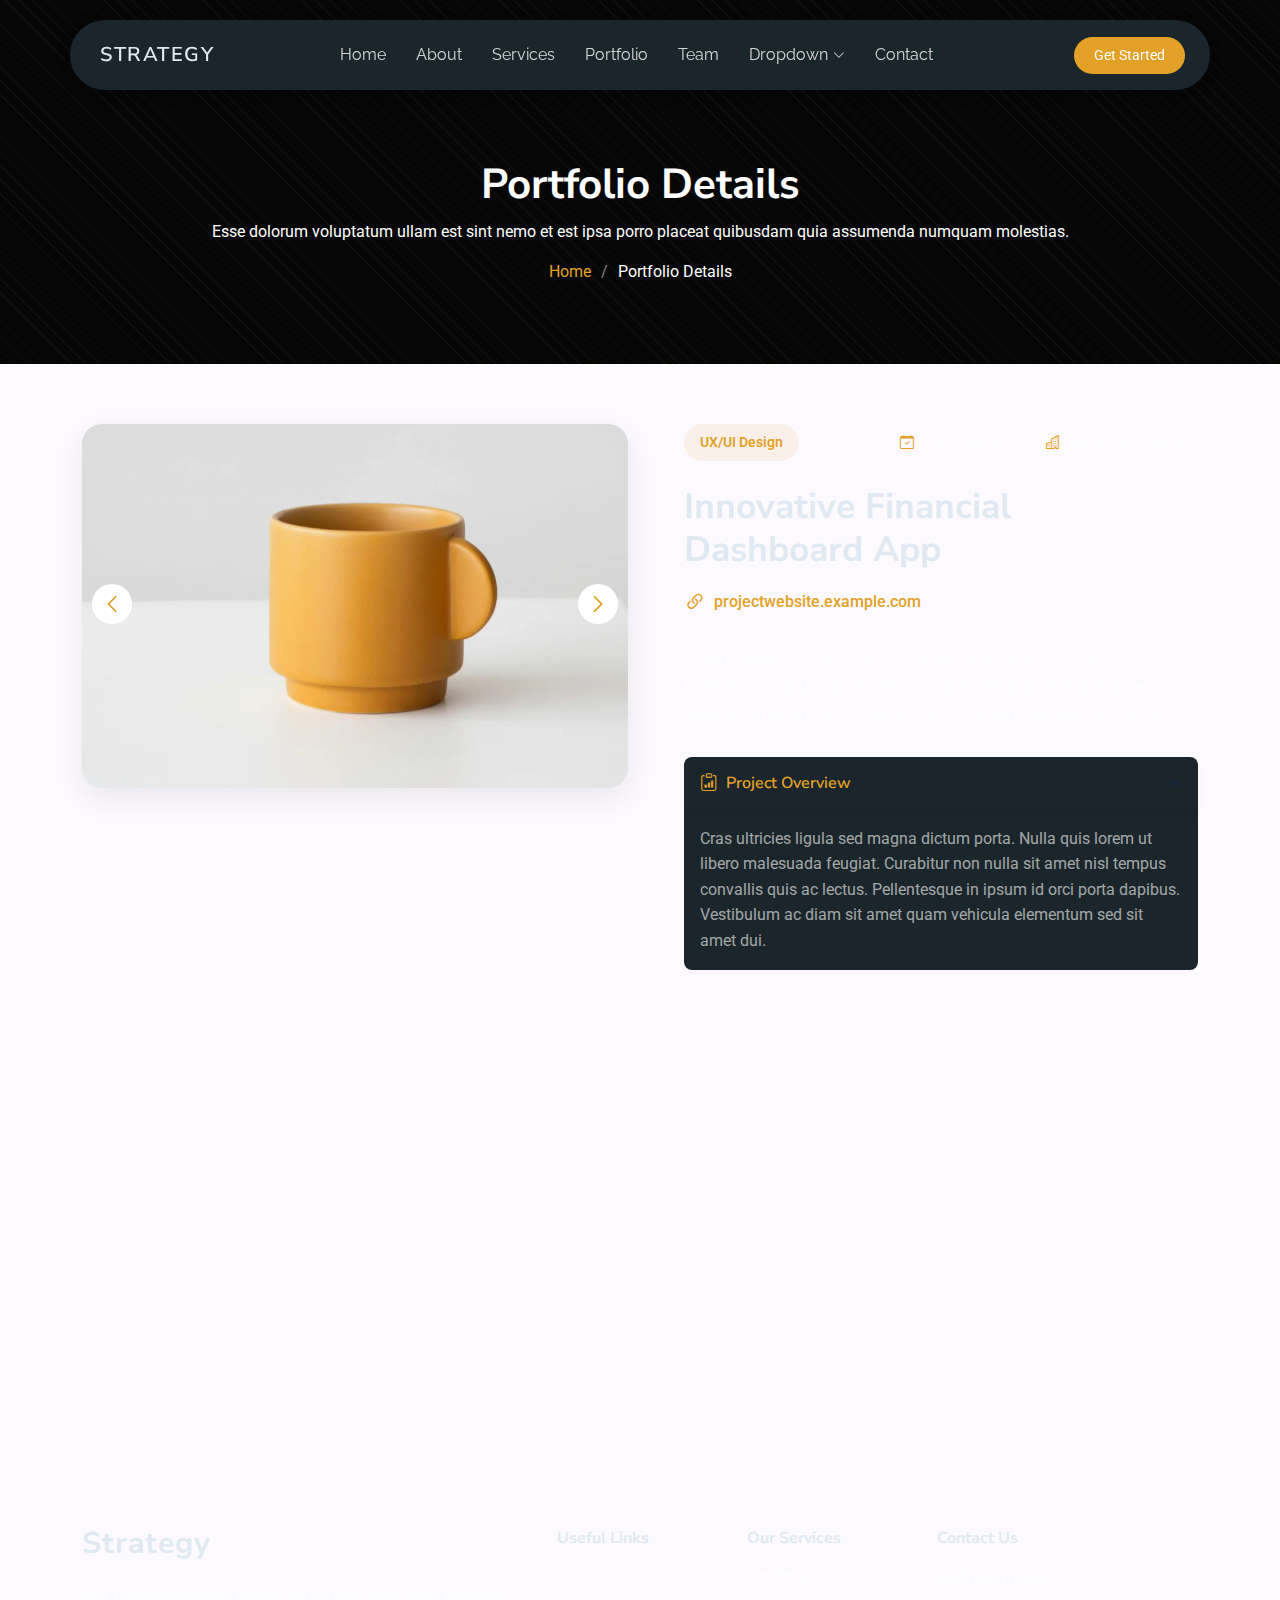
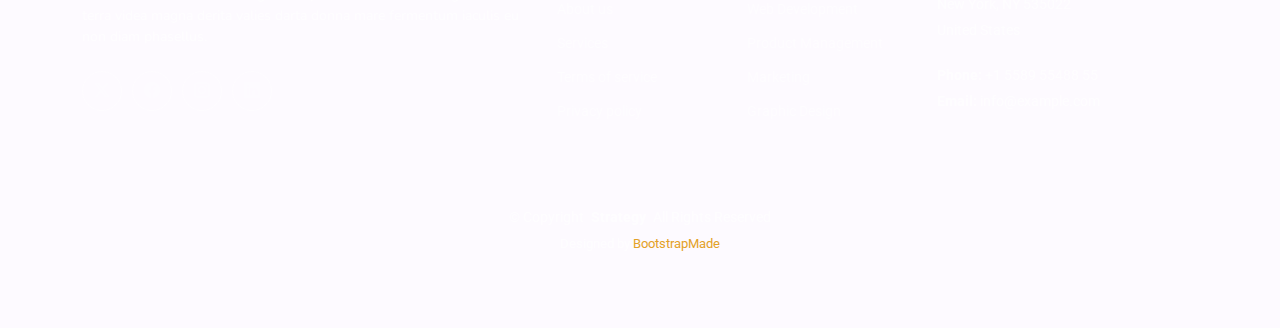
<file: EticaretWebSitesi/wwwroot/Strategy/portfolio-details.html>
<!DOCTYPE html>
<html lang="en">

<head>
  <meta charset="utf-8">
  <meta content="width=device-width, initial-scale=1.0" name="viewport">
  <title>Portfolio Details - Strategy Bootstrap Template</title>
  <meta name="description" content="">
  <meta name="keywords" content="">

  <!-- Favicons -->
  <link href="assets/img/favicon.png" rel="icon">
  <link href="assets/img/apple-touch-icon.png" rel="apple-touch-icon">

  <!-- Fonts -->
  <link href="https://fonts.googleapis.com" rel="preconnect">
  <link href="https://fonts.gstatic.com" rel="preconnect" crossorigin>
  <link href="https://fonts.googleapis.com/css2?family=Roboto:ital,wght@0,100;0,300;0,400;0,500;0,700;0,900;1,100;1,300;1,400;1,500;1,700;1,900&family=Raleway:ital,wght@0,100;0,200;0,300;0,400;0,500;0,600;0,700;0,800;0,900;1,100;1,200;1,300;1,400;1,500;1,600;1,700;1,800;1,900&family=Nunito+Sans:ital,wght@0,200;0,300;0,400;0,600;0,700;0,800;0,900;1,200;1,300;1,400;1,600;1,700;1,800;1,900&display=swap" rel="stylesheet">

  <!-- Vendor CSS Files -->
  <link href="assets/vendor/bootstrap/css/bootstrap.min.css" rel="stylesheet">
  <link href="assets/vendor/bootstrap-icons/bootstrap-icons.css" rel="stylesheet">
  <link href="assets/vendor/aos/aos.css" rel="stylesheet">
  <link href="assets/vendor/swiper/swiper-bundle.min.css" rel="stylesheet">
  <link href="assets/vendor/glightbox/css/glightbox.min.css" rel="stylesheet">

  <!-- Main CSS File -->
  <link href="assets/css/main.css" rel="stylesheet">

  <!-- =======================================================
  * Template Name: Strategy
  * Template URL: https://bootstrapmade.com/strategy-bootstrap-agency-template/
  * Updated: May 09 2025 with Bootstrap v5.3.6
  * Author: BootstrapMade.com
  * License: https://bootstrapmade.com/license/
  ======================================================== -->
</head>

<body class="portfolio-details-page">

  <header id="header" class="header d-flex align-items-center fixed-top">
    <div class="header-container container-fluid container-xl position-relative d-flex align-items-center justify-content-between">

      <a href="index.html" class="logo d-flex align-items-center me-auto me-xl-0">
        <!-- Uncomment the line below if you also wish to use an image logo -->
        <!-- <img src="assets/img/logo.webp" alt=""> -->
        <h1 class="sitename">Strategy</h1>
      </a>

      <nav id="navmenu" class="navmenu">
        <ul>
          <li><a href="#hero">Home</a></li>
          <li><a href="#about">About</a></li>
          <li><a href="#services">Services</a></li>
          <li><a href="#portfolio">Portfolio</a></li>
          <li><a href="#team">Team</a></li>
          <li class="dropdown"><a href="#"><span>Dropdown</span> <i class="bi bi-chevron-down toggle-dropdown"></i></a>
            <ul>
              <li><a href="#">Dropdown 1</a></li>
              <li class="dropdown"><a href="#"><span>Deep Dropdown</span> <i class="bi bi-chevron-down toggle-dropdown"></i></a>
                <ul>
                  <li><a href="#">Deep Dropdown 1</a></li>
                  <li><a href="#">Deep Dropdown 2</a></li>
                  <li><a href="#">Deep Dropdown 3</a></li>
                  <li><a href="#">Deep Dropdown 4</a></li>
                  <li><a href="#">Deep Dropdown 5</a></li>
                </ul>
              </li>
              <li><a href="#">Dropdown 2</a></li>
              <li><a href="#">Dropdown 3</a></li>
              <li><a href="#">Dropdown 4</a></li>
            </ul>
          </li>
          <li><a href="#contact">Contact</a></li>
        </ul>
        <i class="mobile-nav-toggle d-xl-none bi bi-list"></i>
      </nav>

      <a class="btn-getstarted" href="#about">Get Started</a>

    </div>
  </header>

  <main class="main">

    <!-- Page Title -->
    <div class="page-title dark-background" data-aos="fade">
      <div class="container position-relative">
        <h1>Portfolio Details</h1>
        <p>Esse dolorum voluptatum ullam est sint nemo et est ipsa porro placeat quibusdam quia assumenda numquam molestias.</p>
        <nav class="breadcrumbs">
          <ol>
            <li><a href="index.html">Home</a></li>
            <li class="current">Portfolio Details</li>
          </ol>
        </nav>
      </div>
    </div><!-- End Page Title -->

    <!-- Portfolio Details Section -->
    <section id="portfolio-details" class="portfolio-details section">

      <div class="container" data-aos="fade-up" data-aos-delay="100">

        <div class="row gy-4">
          <div class="col-lg-6" data-aos="fade-right">
            <div class="portfolio-details-media">
              <div class="main-image">
                <div class="portfolio-details-slider swiper init-swiper" data-aos="zoom-in">
                  <script type="application/json" class="swiper-config">
                    {
                      "loop": true,
                      "speed": 1000,
                      "autoplay": {
                        "delay": 6000
                      },
                      "effect": "creative",
                      "creativeEffect": {
                        "prev": {
                          "shadow": true,
                          "translate": [0, 0, -400]
                        },
                        "next": {
                          "translate": ["100%", 0, 0]
                        }
                      },
                      "slidesPerView": 1,
                      "navigation": {
                        "nextEl": ".swiper-button-next",
                        "prevEl": ".swiper-button-prev"
                      }
                    }
                  </script>
                  <div class="swiper-wrapper">
                    <div class="swiper-slide">
                      <img src="assets/img/portfolio/portfolio-5.webp" alt="Portfolio Image" class="img-fluid">
                    </div>
                    <div class="swiper-slide">
                      <img src="assets/img/portfolio/portfolio-7.webp" alt="Portfolio Image" class="img-fluid">
                    </div>
                    <div class="swiper-slide">
                      <img src="assets/img/portfolio/portfolio-8.webp" alt="Portfolio Image" class="img-fluid">
                    </div>
                  </div>
                  <div class="swiper-button-prev"></div>
                  <div class="swiper-button-next"></div>
                </div>
              </div>

              <div class="thumbnail-grid" data-aos="fade-up" data-aos-delay="200">
                <div class="row g-2 mt-3">
                  <div class="col-3">
                    <img src="assets/img/portfolio/portfolio-4.webp" alt="Gallery Image" class="img-fluid glightbox">
                  </div>
                  <div class="col-3">
                    <img src="assets/img/portfolio/portfolio-6.webp" alt="Gallery Image" class="img-fluid glightbox">
                  </div>
                  <div class="col-3">
                    <img src="assets/img/portfolio/portfolio-11.webp" alt="Gallery Image" class="img-fluid glightbox">
                  </div>
                  <div class="col-3">
                    <img src="assets/img/portfolio/portfolio-12.webp" alt="Gallery Image" class="img-fluid glightbox">
                  </div>
                </div>
              </div>

              <div class="tech-stack-badges" data-aos="fade-up" data-aos-delay="300">
                <span>Angular</span>
                <span>Express.js</span>
                <span>PostgreSQL</span>
                <span>GraphQL</span>
                <span>Firebase</span>
              </div>
            </div>
          </div>

          <div class="col-lg-6" data-aos="fade-left">
            <div class="portfolio-details-content">
              <div class="project-meta">
                <div class="badge-wrapper">
                  <span class="project-badge">UX/UI Design</span>
                </div>
                <div class="date-client">
                  <div class="meta-item">
                    <i class="bi bi-calendar-check"></i>
                    <span>September 2024</span>
                  </div>
                  <div class="meta-item">
                    <i class="bi bi-buildings"></i>
                    <span>DigitalCraft Solutions</span>
                  </div>
                </div>
              </div>

              <h2 class="project-title">Innovative Financial Dashboard App</h2>

              <div class="project-website">
                <i class="bi bi-link-45deg"></i>
                <a href="#" target="_blank">projectwebsite.example.com</a>
              </div>

              <div class="project-overview">
                <p class="lead">
                  Lorem ipsum dolor sit amet, consectetur adipiscing elit. Maecenas varius tortor nibh, sit amet tempor nibh finibus et. Aenean eu enim justo. Vestibulum aliquam hendrerit molestie.
                </p>

                <div class="accordion project-accordion" id="portfolio-details-projectAccordion">
                  <div class="accordion-item" data-aos="fade-up">
                    <h2 class="accordion-header">
                      <button class="accordion-button" type="button" data-bs-toggle="collapse" data-bs-target="#portfolio-details-collapse-1" aria-expanded="true" aria-controls="collapseOne">
                        <i class="bi bi-clipboard-data me-2"></i> Project Overview
                      </button>
                    </h2>
                    <div id="portfolio-details-collapse-1" class="accordion-collapse collapse show" data-bs-parent="#portfolio-details-projectAccordion">
                      <div class="accordion-body">
                        <p>Cras ultricies ligula sed magna dictum porta. Nulla quis lorem ut libero malesuada feugiat. Curabitur non nulla sit amet nisl tempus convallis quis ac lectus. Pellentesque in ipsum id orci porta dapibus. Vestibulum ac diam sit amet quam vehicula elementum sed sit amet dui.</p>
                      </div>
                    </div>
                  </div>

                  <div class="accordion-item" data-aos="fade-up" data-aos-delay="100">
                    <h2 class="accordion-header">
                      <button class="accordion-button collapsed" type="button" data-bs-toggle="collapse" data-bs-target="#portfolio-details-collapse-2" aria-expanded="false" aria-controls="collapseTwo">
                        <i class="bi bi-exclamation-diamond me-2"></i> The Challenge
                      </button>
                    </h2>
                    <div id="portfolio-details-collapse-2" class="accordion-collapse collapse" data-bs-parent="#portfolio-details-projectAccordion">
                      <div class="accordion-body">
                        <p>Mauris blandit aliquet elit, eget tincidunt nibh pulvinar a. Vivamus suscipit tortor eget felis porttitor volutpat. Curabitur aliquet quam id dui posuere blandit. Praesent sapien massa, convallis a pellentesque nec, egestas non nisi. Sed porttitor lectus nibh.</p>
                      </div>
                    </div>
                  </div>

                  <div class="accordion-item" data-aos="fade-up" data-aos-delay="200">
                    <h2 class="accordion-header">
                      <button class="accordion-button collapsed" type="button" data-bs-toggle="collapse" data-bs-target="#portfolio-details-collapse-3" aria-expanded="false" aria-controls="collapseThree">
                        <i class="bi bi-award me-2"></i> The Solution
                      </button>
                    </h2>
                    <div id="portfolio-details-collapse-3" class="accordion-collapse collapse" data-bs-parent="#portfolio-details-projectAccordion">
                      <div class="accordion-body">
                        <p>Donec sollicitudin molestie malesuada. Curabitur arcu erat, accumsan id imperdiet et, porttitor at sem. Vestibulum ante ipsum primis in faucibus orci luctus et ultrices posuere cubilia Curae; Donec velit neque, auctor sit amet aliquam vel, ullamcorper sit amet ligula.</p>
                      </div>
                    </div>
                  </div>
                </div>
              </div>

              <div class="project-features" data-aos="fade-up" data-aos-delay="300">
                <h3><i class="bi bi-stars"></i> Key Features</h3>
                <div class="row g-3">
                  <div class="col-md-6">
                    <ul class="feature-list">
                      <li><i class="bi bi-check2-circle"></i> Real-time Data Visualization</li>
                      <li><i class="bi bi-check2-circle"></i> User Role Management</li>
                      <li><i class="bi bi-check2-circle"></i> Secure Authentication</li>
                    </ul>
                  </div>
                  <div class="col-md-6">
                    <ul class="feature-list">
                      <li><i class="bi bi-check2-circle"></i> Customizable Dashboards</li>
                      <li><i class="bi bi-check2-circle"></i> Data Export Options</li>
                      <li><i class="bi bi-check2-circle"></i> Multi-device Support</li>
                    </ul>
                  </div>
                </div>
              </div>

              <div class="cta-buttons" data-aos="fade-up" data-aos-delay="400">
                <a href="#" class="btn-view-project">View Live Project</a>
                <a href="#" class="btn-next-project">Next Project <i class="bi bi-arrow-right"></i></a>
              </div>
            </div>
          </div>
        </div>

      </div>

    </section><!-- /Portfolio Details Section -->

  </main>

  <footer id="footer" class="footer">

    <div class="container footer-top">
      <div class="row gy-4">
        <div class="col-lg-5 col-md-12 footer-about">
          <a href="index.html" class="logo d-flex align-items-center">
            <span class="sitename">Strategy</span>
          </a>
          <p>Cras fermentum odio eu feugiat lide par naso tierra. Justo eget nada terra videa magna derita valies darta donna mare fermentum iaculis eu non diam phasellus.</p>
          <div class="social-links d-flex mt-4">
            <a href=""><i class="bi bi-twitter-x"></i></a>
            <a href=""><i class="bi bi-facebook"></i></a>
            <a href=""><i class="bi bi-instagram"></i></a>
            <a href=""><i class="bi bi-linkedin"></i></a>
          </div>
        </div>

        <div class="col-lg-2 col-6 footer-links">
          <h4>Useful Links</h4>
          <ul>
            <li><a href="#">Home</a></li>
            <li><a href="#">About us</a></li>
            <li><a href="#">Services</a></li>
            <li><a href="#">Terms of service</a></li>
            <li><a href="#">Privacy policy</a></li>
          </ul>
        </div>

        <div class="col-lg-2 col-6 footer-links">
          <h4>Our Services</h4>
          <ul>
            <li><a href="#">Web Design</a></li>
            <li><a href="#">Web Development</a></li>
            <li><a href="#">Product Management</a></li>
            <li><a href="#">Marketing</a></li>
            <li><a href="#">Graphic Design</a></li>
          </ul>
        </div>

        <div class="col-lg-3 col-md-12 footer-contact text-center text-md-start">
          <h4>Contact Us</h4>
          <p>A108 Adam Street</p>
          <p>New York, NY 535022</p>
          <p>United States</p>
          <p class="mt-4"><strong>Phone:</strong> <span>+1 5589 55488 55</span></p>
          <p><strong>Email:</strong> <span>info@example.com</span></p>
        </div>

      </div>
    </div>

    <div class="container copyright text-center mt-4">
      <p>© <span>Copyright</span> <strong class="px-1 sitename">Strategy</strong> <span>All Rights Reserved</span></p>
      <div class="credits">
        <!-- All the links in the footer should remain intact. -->
        <!-- You can delete the links only if you've purchased the pro version. -->
        <!-- Licensing information: https://bootstrapmade.com/license/ -->
        <!-- Purchase the pro version with working PHP/AJAX contact form: [buy-url] -->
        Designed by <a href="https://bootstrapmade.com/">BootstrapMade</a>
      </div>
    </div>

  </footer>

  <!-- Scroll Top -->
  <a href="#" id="scroll-top" class="scroll-top d-flex align-items-center justify-content-center"><i class="bi bi-arrow-up-short"></i></a>

  <!-- Preloader -->
  <div id="preloader"></div>

  <!-- Vendor JS Files -->
  <script src="assets/vendor/bootstrap/js/bootstrap.bundle.min.js"></script>
  <script src="assets/vendor/php-email-form/validate.js"></script>
  <script src="assets/vendor/aos/aos.js"></script>
  <script src="assets/vendor/swiper/swiper-bundle.min.js"></script>
  <script src="assets/vendor/glightbox/js/glightbox.min.js"></script>
  <script src="assets/vendor/imagesloaded/imagesloaded.pkgd.min.js"></script>
  <script src="assets/vendor/isotope-layout/isotope.pkgd.min.js"></script>

  <!-- Main JS File -->
  <script src="assets/js/main.js"></script>

</body>

</html>
</file>
<file: EticaretWebSitesi/wwwroot/AdminLTE-3.0.4/plugins/daterangepicker/daterangepicker.css>
.daterangepicker {
  position: absolute;
  color: inherit;
  background-color: #fff;
  border-radius: 4px;
  border: 1px solid #ddd;
  width: 278px;
  max-width: none;
  padding: 0;
  margin-top: 7px;
  top: 100px;
  left: 20px;
  z-index: 3001;
  display: none;
  font-family: arial;
  font-size: 15px;
  line-height: 1em;
}

.daterangepicker:before, .daterangepicker:after {
  position: absolute;
  display: inline-block;
  border-bottom-color: rgba(0, 0, 0, 0.2);
  content: '';
}

.daterangepicker:before {
  top: -7px;
  border-right: 7px solid transparent;
  border-left: 7px solid transparent;
  border-bottom: 7px solid #ccc;
}

.daterangepicker:after {
  top: -6px;
  border-right: 6px solid transparent;
  border-bottom: 6px solid #fff;
  border-left: 6px solid transparent;
}

.daterangepicker.opensleft:before {
  right: 9px;
}

.daterangepicker.opensleft:after {
  right: 10px;
}

.daterangepicker.openscenter:before {
  left: 0;
  right: 0;
  width: 0;
  margin-left: auto;
  margin-right: auto;
}

.daterangepicker.openscenter:after {
  left: 0;
  right: 0;
  width: 0;
  margin-left: auto;
  margin-right: auto;
}

.daterangepicker.opensright:before {
  left: 9px;
}

.daterangepicker.opensright:after {
  left: 10px;
}

.daterangepicker.drop-up {
  margin-top: -7px;
}

.daterangepicker.drop-up:before {
  top: initial;
  bottom: -7px;
  border-bottom: initial;
  border-top: 7px solid #ccc;
}

.daterangepicker.drop-up:after {
  top: initial;
  bottom: -6px;
  border-bottom: initial;
  border-top: 6px solid #fff;
}

.daterangepicker.single .daterangepicker .ranges, .daterangepicker.single .drp-calendar {
  float: none;
}

.daterangepicker.single .drp-selected {
  display: none;
}

.daterangepicker.show-calendar .drp-calendar {
  display: block;
}

.daterangepicker.show-calendar .drp-buttons {
  display: block;
}

.daterangepicker.auto-apply .drp-buttons {
  display: none;
}

.daterangepicker .drp-calendar {
  display: none;
  max-width: 270px;
}

.daterangepicker .drp-calendar.left {
  padding: 8px 0 8px 8px;
}

.daterangepicker .drp-calendar.right {
  padding: 8px;
}

.daterangepicker .drp-calendar.single .calendar-table {
  border: none;
}

.daterangepicker .calendar-table .next span, .daterangepicker .calendar-table .prev span {
  color: #fff;
  border: solid black;
  border-width: 0 2px 2px 0;
  border-radius: 0;
  display: inline-block;
  padding: 3px;
}

.daterangepicker .calendar-table .next span {
  transform: rotate(-45deg);
  -webkit-transform: rotate(-45deg);
}

.daterangepicker .calendar-table .prev span {
  transform: rotate(135deg);
  -webkit-transform: rotate(135deg);
}

.daterangepicker .calendar-table th, .daterangepicker .calendar-table td {
  white-space: nowrap;
  text-align: center;
  vertical-align: middle;
  min-width: 32px;
  width: 32px;
  height: 24px;
  line-height: 24px;
  font-size: 12px;
  border-radius: 4px;
  border: 1px solid transparent;
  white-space: nowrap;
  cursor: pointer;
}

.daterangepicker .calendar-table {
  border: 1px solid #fff;
  border-radius: 4px;
  background-color: #fff;
}

.daterangepicker .calendar-table table {
  width: 100%;
  margin: 0;
  border-spacing: 0;
  border-collapse: collapse;
}

.daterangepicker td.available:hover, .daterangepicker th.available:hover {
  background-color: #eee;
  border-color: transparent;
  color: inherit;
}

.daterangepicker td.week, .daterangepicker th.week {
  font-size: 80%;
  color: #ccc;
}

.daterangepicker td.off, .daterangepicker td.off.in-range, .daterangepicker td.off.start-date, .daterangepicker td.off.end-date {
  background-color: #fff;
  border-color: transparent;
  color: #999;
}

.daterangepicker td.in-range {
  background-color: #ebf4f8;
  border-color: transparent;
  color: #000;
  border-radius: 0;
}

.daterangepicker td.start-date {
  border-radius: 4px 0 0 4px;
}

.daterangepicker td.end-date {
  border-radius: 0 4px 4px 0;
}

.daterangepicker td.start-date.end-date {
  border-radius: 4px;
}

.daterangepicker td.active, .daterangepicker td.active:hover {
  background-color: #357ebd;
  border-color: transparent;
  color: #fff;
}

.daterangepicker th.month {
  width: auto;
}

.daterangepicker td.disabled, .daterangepicker option.disabled {
  color: #999;
  cursor: not-allowed;
  text-decoration: line-through;
}

.daterangepicker select.monthselect, .daterangepicker select.yearselect {
  font-size: 12px;
  padding: 1px;
  height: auto;
  margin: 0;
  cursor: default;
}

.daterangepicker select.monthselect {
  margin-right: 2%;
  width: 56%;
}

.daterangepicker select.yearselect {
  width: 40%;
}

.daterangepicker select.hourselect, .daterangepicker select.minuteselect, .daterangepicker select.secondselect, .daterangepicker select.ampmselect {
  width: 50px;
  margin: 0 auto;
  background: #eee;
  border: 1px solid #eee;
  padding: 2px;
  outline: 0;
  font-size: 12px;
}

.daterangepicker .calendar-time {
  text-align: center;
  margin: 4px auto 0 auto;
  line-height: 30px;
  position: relative;
}

.daterangepicker .calendar-time select.disabled {
  color: #ccc;
  cursor: not-allowed;
}

.daterangepicker .drp-buttons {
  clear: both;
  text-align: right;
  padding: 8px;
  border-top: 1px solid #ddd;
  display: none;
  line-height: 12px;
  vertical-align: middle;
}

.daterangepicker .drp-selected {
  display: inline-block;
  font-size: 12px;
  padding-right: 8px;
}

.daterangepicker .drp-buttons .btn {
  margin-left: 8px;
  font-size: 12px;
  font-weight: bold;
  padding: 4px 8px;
}

.daterangepicker.show-ranges.single.rtl .drp-calendar.left {
  border-right: 1px solid #ddd;
}

.daterangepicker.show-ranges.single.ltr .drp-calendar.left {
  border-left: 1px solid #ddd;
}

.daterangepicker.show-ranges.rtl .drp-calendar.right {
  border-right: 1px solid #ddd;
}

.daterangepicker.show-ranges.ltr .drp-calendar.left {
  border-left: 1px solid #ddd;
}

.daterangepicker .ranges {
  float: none;
  text-align: left;
  margin: 0;
}

.daterangepicker.show-calendar .ranges {
  margin-top: 8px;
}

.daterangepicker .ranges ul {
  list-style: none;
  margin: 0 auto;
  padding: 0;
  width: 100%;
}

.daterangepicker .ranges li {
  font-size: 12px;
  padding: 8px 12px;
  cursor: pointer;
}

.daterangepicker .ranges li:hover {
  background-color: #eee;
}

.daterangepicker .ranges li.active {
  background-color: #08c;
  color: #fff;
}

/*  Larger Screen Styling */
@media (min-width: 564px) {
  .daterangepicker {
    width: auto;
  }

  .daterangepicker .ranges ul {
    width: 140px;
  }

  .daterangepicker.single .ranges ul {
    width: 100%;
  }

  .daterangepicker.single .drp-calendar.left {
    clear: none;
  }

  .daterangepicker.single .ranges, .daterangepicker.single .drp-calendar {
    float: left;
  }

  .daterangepicker {
    direction: ltr;
    text-align: left;
  }

  .daterangepicker .drp-calendar.left {
    clear: left;
    margin-right: 0;
  }

  .daterangepicker .drp-calendar.left .calendar-table {
    border-right: none;
    border-top-right-radius: 0;
    border-bottom-right-radius: 0;
  }

  .daterangepicker .drp-calendar.right {
    margin-left: 0;
  }

  .daterangepicker .drp-calendar.right .calendar-table {
    border-left: none;
    border-top-left-radius: 0;
    border-bottom-left-radius: 0;
  }

  .daterangepicker .drp-calendar.left .calendar-table {
    padding-right: 8px;
  }

  .daterangepicker .ranges, .daterangepicker .drp-calendar {
    float: left;
  }
}

@media (min-width: 730px) {
  .daterangepicker .ranges {
    width: auto;
  }

  .daterangepicker .ranges {
    float: left;
  }

  .daterangepicker.rtl .ranges {
    float: right;
  }

  .daterangepicker .drp-calendar.left {
    clear: none !important;
  }
}
</file>
<file: EticaretWebSitesi/wwwroot/AdminLTE-3.0.4/plugins/summernote/summernote-bs4.css>
/*!
 * 
 * Super simple wysiwyg editor v0.8.16
 * https://summernote.org
 * 
 * 
 * Copyright 2013- Alan Hong. and other contributors
 * summernote may be freely distributed under the MIT license.
 * 
 * Date: 2020-02-19T09:12Z
 * 
 */
@font-face {
  font-family: "summernote";
  font-style: normal;
  font-weight: 400;
  font-display: auto;
  src: url(font/summernote.eot);
  src: url(font/summernote.eot?#iefix) format("embedded-opentype"), url(font/summernote.woff2) format("woff2"), url(font/summernote.woff) format("woff"), url(font/summernote.ttf) format("truetype");}


[class^="note-icon"]:before,
[class*=" note-icon"]:before {
  display: inline-block;
  font-family: summernote;
  font-style: normal;
  font-size: inherit;
  text-decoration: inherit;
  text-rendering: auto;
  text-transform: none;
  vertical-align: middle;
  -moz-osx-font-smoothing: grayscale;
  -webkit-font-smoothing: antialiased;
  speak: none;
}


.note-icon-fw {
  text-align: center;
  width: 1.25em;
}

.note-icon-border {
  border: solid 0.08em #eee;
  border-radius: 0.1em;
  padding: 0.2em 0.25em 0.15em;
}

.note-icon-pull-left {
  float: left;
}

.note-icon-pull-right {
  float: right;
}

.note-icon.note-icon-pull-left {
  margin-right: 0.3em;
}

.note-icon.note-icon-pull-right {
  margin-left: 0.3em;
}


.note-icon-align::before {
  content: "\ea01";
}

.note-icon-align-center::before {
  content: "\ea02";
}

.note-icon-align-indent::before {
  content: "\ea03";
}

.note-icon-align-justify::before {
  content: "\ea04";
}

.note-icon-align-left::before {
  content: "\ea05";
}

.note-icon-align-outdent::before {
  content: "\ea06";
}

.note-icon-align-right::before {
  content: "\ea07";
}

.note-icon-arrow-circle-down::before {
  content: "\ea08";
}

.note-icon-arrow-circle-left::before {
  content: "\ea09";
}

.note-icon-arrow-circle-right::before {
  content: "\ea0a";
}

.note-icon-arrow-circle-up::before {
  content: "\ea0b";
}

.note-icon-arrows-alt::before {
  content: "\ea0c";
}

.note-icon-arrows-h::before {
  content: "\ea0d";
}

.note-icon-arrows-v::before {
  content: "\ea0e";
}

.note-icon-bold::before {
  content: "\ea0f";
}

.note-icon-caret::before {
  content: "\ea10";
}

.note-icon-chain-broken::before {
  content: "\ea11";
}

.note-icon-circle::before {
  content: "\ea12";
}

.note-icon-close::before {
  content: "\ea13";
}

.note-icon-code::before {
  content: "\ea14";
}

.note-icon-col-after::before {
  content: "\ea15";
}

.note-icon-col-before::before {
  content: "\ea16";
}

.note-icon-col-remove::before {
  content: "\ea17";
}

.note-icon-eraser::before {
  content: "\ea18";
}

.note-icon-float-left::before {
  content: "\ea19";
}

.note-icon-float-none::before {
  content: "\ea1a";
}

.note-icon-float-right::before {
  content: "\ea1b";
}

.note-icon-font::before {
  content: "\ea1c";
}

.note-icon-frame::before {
  content: "\ea1d";
}

.note-icon-italic::before {
  content: "\ea1e";
}

.note-icon-link::before {
  content: "\ea1f";
}

.note-icon-magic::before {
  content: "\ea20";
}

.note-icon-menu-check::before {
  content: "\ea21";
}

.note-icon-minus::before {
  content: "\ea22";
}

.note-icon-orderedlist::before {
  content: "\ea23";
}

.note-icon-pencil::before {
  content: "\ea24";
}

.note-icon-picture::before {
  content: "\ea25";
}

.note-icon-question::before {
  content: "\ea26";
}

.note-icon-redo::before {
  content: "\ea27";
}

.note-icon-rollback::before {
  content: "\ea28";
}

.note-icon-row-above::before {
  content: "\ea29";
}

.note-icon-row-below::before {
  content: "\ea2a";
}

.note-icon-row-remove::before {
  content: "\ea2b";
}

.note-icon-special-character::before {
  content: "\ea2c";
}

.note-icon-square::before {
  content: "\ea2d";
}

.note-icon-strikethrough::before {
  content: "\ea2e";
}

.note-icon-subscript::before {
  content: "\ea2f";
}

.note-icon-summernote::before {
  content: "\ea30";
}

.note-icon-superscript::before {
  content: "\ea31";
}

.note-icon-table::before {
  content: "\ea32";
}

.note-icon-text-height::before {
  content: "\ea33";
}

.note-icon-trash::before {
  content: "\ea34";
}

.note-icon-underline::before {
  content: "\ea35";
}

.note-icon-undo::before {
  content: "\ea36";
}

.note-icon-unorderedlist::before {
  content: "\ea37";
}

.note-icon-video::before {
  content: "\ea38";
}


.note-editor{position:relative}.note-editor .note-dropzone{position:absolute;display:none;z-index:100;color:#87cefa;background-color:#fff;opacity:.95}.note-editor .note-dropzone .note-dropzone-message{display:table-cell;vertical-align:middle;text-align:center;font-size:28px;font-weight:700}.note-editor .note-dropzone.hover{color:#098ddf}.note-editor.dragover .note-dropzone{display:table}.note-editor .note-editing-area{position:relative}.note-editor .note-editing-area .note-editable{outline:none}.note-editor .note-editing-area .note-editable sup{vertical-align:super}.note-editor .note-editing-area .note-editable sub{vertical-align:sub}.note-editor .note-editing-area .note-editable img.note-float-left{margin-right:10px}.note-editor .note-editing-area .note-editable img.note-float-right{margin-left:10px}.note-editor.note-frame,.note-editor.note-airframe{border:1px solid #a9a9a9}.note-editor.note-frame.codeview .note-editing-area .note-editable,.note-editor.note-airframe.codeview .note-editing-area .note-editable{display:none}.note-editor.note-frame.codeview .note-editing-area .note-codable,.note-editor.note-airframe.codeview .note-editing-area .note-codable{display:block}.note-editor.note-frame .note-editing-area,.note-editor.note-airframe .note-editing-area{overflow:hidden}.note-editor.note-frame .note-editing-area .note-editable,.note-editor.note-airframe .note-editing-area .note-editable{background-color:#fff;color:#000;padding:10px;overflow:auto;word-wrap:break-word}.note-editor.note-frame .note-editing-area .note-editable[contenteditable=false],.note-editor.note-airframe .note-editing-area .note-editable[contenteditable=false]{background-color:#e5e5e5}.note-editor.note-frame .note-editing-area .note-codable,.note-editor.note-airframe .note-editing-area .note-codable{display:none;width:100%;padding:10px;border:none;box-shadow:none;font-family:Menlo,Monaco,monospace,sans-serif;font-size:14px;color:#ccc;background-color:#222;resize:none;outline:none;-ms-box-sizing:border-box;box-sizing:border-box;border-radius:0;margin-bottom:0}.note-editor.note-frame.fullscreen,.note-editor.note-airframe.fullscreen{position:fixed;top:0;left:0;width:100% !important;z-index:1050}.note-editor.note-frame.fullscreen .note-editable,.note-editor.note-airframe.fullscreen .note-editable{background-color:#fff}.note-editor.note-frame.fullscreen .note-resizebar,.note-editor.note-airframe.fullscreen .note-resizebar{display:none}.note-editor.note-frame .note-status-output,.note-editor.note-airframe .note-status-output{display:block;width:100%;font-size:14px;line-height:1.42857143;height:20px;margin-bottom:0;color:#000;border:0;border-top:1px solid #e2e2e2}.note-editor.note-frame .note-status-output:empty,.note-editor.note-airframe .note-status-output:empty{height:0;border-top:0 solid transparent}.note-editor.note-frame .note-status-output .pull-right,.note-editor.note-airframe .note-status-output .pull-right{float:right !important}.note-editor.note-frame .note-status-output .text-muted,.note-editor.note-airframe .note-status-output .text-muted{color:#777}.note-editor.note-frame .note-status-output .text-primary,.note-editor.note-airframe .note-status-output .text-primary{color:#286090}.note-editor.note-frame .note-status-output .text-success,.note-editor.note-airframe .note-status-output .text-success{color:#3c763d}.note-editor.note-frame .note-status-output .text-info,.note-editor.note-airframe .note-status-output .text-info{color:#31708f}.note-editor.note-frame .note-status-output .text-warning,.note-editor.note-airframe .note-status-output .text-warning{color:#8a6d3b}.note-editor.note-frame .note-status-output .text-danger,.note-editor.note-airframe .note-status-output .text-danger{color:#a94442}.note-editor.note-frame .note-status-output .alert,.note-editor.note-airframe .note-status-output .alert{margin:-7px 0 0 0;padding:7px 10px 2px 10px;border-radius:0;color:#000;background-color:#f5f5f5}.note-editor.note-frame .note-status-output .alert .note-icon,.note-editor.note-airframe .note-status-output .alert .note-icon{margin-right:5px}.note-editor.note-frame .note-status-output .alert-success,.note-editor.note-airframe .note-status-output .alert-success{color:#3c763d !important;background-color:#dff0d8 !important}.note-editor.note-frame .note-status-output .alert-info,.note-editor.note-airframe .note-status-output .alert-info{color:#31708f !important;background-color:#d9edf7 !important}.note-editor.note-frame .note-status-output .alert-warning,.note-editor.note-airframe .note-status-output .alert-warning{color:#8a6d3b !important;background-color:#fcf8e3 !important}.note-editor.note-frame .note-status-output .alert-danger,.note-editor.note-airframe .note-status-output .alert-danger{color:#a94442 !important;background-color:#f2dede !important}.note-editor.note-frame .note-statusbar,.note-editor.note-airframe .note-statusbar{background-color:#f5f5f5;border-bottom-left-radius:4px;border-bottom-right-radius:4px;border-top:1px solid #ddd}.note-editor.note-frame .note-statusbar .note-resizebar,.note-editor.note-airframe .note-statusbar .note-resizebar{padding-top:1px;height:9px;width:100%;cursor:ns-resize}.note-editor.note-frame .note-statusbar .note-resizebar .note-icon-bar,.note-editor.note-airframe .note-statusbar .note-resizebar .note-icon-bar{width:20px;margin:1px auto;border-top:1px solid #a9a9a9}.note-editor.note-frame .note-statusbar.locked .note-resizebar,.note-editor.note-airframe .note-statusbar.locked .note-resizebar{cursor:default}.note-editor.note-frame .note-statusbar.locked .note-resizebar .note-icon-bar,.note-editor.note-airframe .note-statusbar.locked .note-resizebar .note-icon-bar{display:none}.note-editor.note-frame .note-placeholder,.note-editor.note-airframe .note-placeholder{padding:10px}.note-editor.note-airframe{border:0}.note-editor.note-airframe .note-editing-area .note-editable{padding:0}.note-popover.popover{display:none;max-width:none}.note-popover.popover .popover-content a{display:inline-block;max-width:200px;overflow:hidden;text-overflow:ellipsis;white-space:nowrap;vertical-align:middle}.note-popover.popover .arrow{left:20px !important}.note-toolbar{position:relative}.note-popover .popover-content,.note-toolbar{margin:0;padding:0 0 5px 5px}.note-popover .popover-content>.note-btn-group,.note-toolbar>.note-btn-group{margin-top:5px;margin-left:0;margin-right:5px}.note-popover .popover-content .note-btn-group .note-table,.note-toolbar .note-btn-group .note-table{min-width:0;padding:5px}.note-popover .popover-content .note-btn-group .note-table .note-dimension-picker,.note-toolbar .note-btn-group .note-table .note-dimension-picker{font-size:18px}.note-popover .popover-content .note-btn-group .note-table .note-dimension-picker .note-dimension-picker-mousecatcher,.note-toolbar .note-btn-group .note-table .note-dimension-picker .note-dimension-picker-mousecatcher{position:absolute !important;z-index:3;width:10em;height:10em;cursor:pointer}.note-popover .popover-content .note-btn-group .note-table .note-dimension-picker .note-dimension-picker-unhighlighted,.note-toolbar .note-btn-group .note-table .note-dimension-picker .note-dimension-picker-unhighlighted{position:relative !important;z-index:1;width:5em;height:5em;background:url("[data-uri]") repeat}.note-popover .popover-content .note-btn-group .note-table .note-dimension-picker .note-dimension-picker-highlighted,.note-toolbar .note-btn-group .note-table .note-dimension-picker .note-dimension-picker-highlighted{position:absolute !important;z-index:2;width:1em;height:1em;background:url("[data-uri]") repeat}.note-popover .popover-content .note-style .dropdown-style blockquote,.note-popover .popover-content .note-style .dropdown-style pre,.note-toolbar .note-style .dropdown-style blockquote,.note-toolbar .note-style .dropdown-style pre{margin:0;padding:5px 10px}.note-popover .popover-content .note-style .dropdown-style h1,.note-popover .popover-content .note-style .dropdown-style h2,.note-popover .popover-content .note-style .dropdown-style h3,.note-popover .popover-content .note-style .dropdown-style h4,.note-popover .popover-content .note-style .dropdown-style h5,.note-popover .popover-content .note-style .dropdown-style h6,.note-popover .popover-content .note-style .dropdown-style p,.note-toolbar .note-style .dropdown-style h1,.note-toolbar .note-style .dropdown-style h2,.note-toolbar .note-style .dropdown-style h3,.note-toolbar .note-style .dropdown-style h4,.note-toolbar .note-style .dropdown-style h5,.note-toolbar .note-style .dropdown-style h6,.note-toolbar .note-style .dropdown-style p{margin:0;padding:0}.note-popover .popover-content .note-color-all .note-dropdown-menu,.note-toolbar .note-color-all .note-dropdown-menu{min-width:337px}.note-popover .popover-content .note-color .dropdown-toggle,.note-toolbar .note-color .dropdown-toggle{width:20px;padding-left:5px}.note-popover .popover-content .note-color .note-dropdown-menu .note-palette,.note-toolbar .note-color .note-dropdown-menu .note-palette{display:inline-block;margin:0;width:160px}.note-popover .popover-content .note-color .note-dropdown-menu .note-palette:first-child,.note-toolbar .note-color .note-dropdown-menu .note-palette:first-child{margin:0 5px}.note-popover .popover-content .note-color .note-dropdown-menu .note-palette .note-palette-title,.note-toolbar .note-color .note-dropdown-menu .note-palette .note-palette-title{font-size:12px;margin:2px 7px;text-align:center;border-bottom:1px solid #eee}.note-popover .popover-content .note-color .note-dropdown-menu .note-palette .note-color-reset,.note-popover .popover-content .note-color .note-dropdown-menu .note-palette .note-color-select,.note-toolbar .note-color .note-dropdown-menu .note-palette .note-color-reset,.note-toolbar .note-color .note-dropdown-menu .note-palette .note-color-select{font-size:11px;margin:3px;padding:0 3px;cursor:pointer;width:100%;border-radius:5px}.note-popover .popover-content .note-color .note-dropdown-menu .note-palette .note-color-reset:hover,.note-popover .popover-content .note-color .note-dropdown-menu .note-palette .note-color-select:hover,.note-toolbar .note-color .note-dropdown-menu .note-palette .note-color-reset:hover,.note-toolbar .note-color .note-dropdown-menu .note-palette .note-color-select:hover{background:#eee}.note-popover .popover-content .note-color .note-dropdown-menu .note-palette .note-color-row,.note-toolbar .note-color .note-dropdown-menu .note-palette .note-color-row{height:20px}.note-popover .popover-content .note-color .note-dropdown-menu .note-palette .note-color-select-btn,.note-toolbar .note-color .note-dropdown-menu .note-palette .note-color-select-btn{display:none}.note-popover .popover-content .note-color .note-dropdown-menu .note-palette .note-holder-custom .note-color-btn,.note-toolbar .note-color .note-dropdown-menu .note-palette .note-holder-custom .note-color-btn{border:1px solid #eee}.note-popover .popover-content .note-para .note-dropdown-menu,.note-toolbar .note-para .note-dropdown-menu{min-width:216px;padding:5px}.note-popover .popover-content .note-para .note-dropdown-menu>div:first-child,.note-toolbar .note-para .note-dropdown-menu>div:first-child{margin-right:5px}.note-popover .popover-content .note-dropdown-menu,.note-toolbar .note-dropdown-menu{min-width:160px}.note-popover .popover-content .note-dropdown-menu.right,.note-toolbar .note-dropdown-menu.right{right:0;left:auto}.note-popover .popover-content .note-dropdown-menu.right::before,.note-toolbar .note-dropdown-menu.right::before{right:9px;left:auto !important}.note-popover .popover-content .note-dropdown-menu.right::after,.note-toolbar .note-dropdown-menu.right::after{right:10px;left:auto !important}.note-popover .popover-content .note-dropdown-menu.note-check a i,.note-toolbar .note-dropdown-menu.note-check a i{color:#00bfff;visibility:hidden}.note-popover .popover-content .note-dropdown-menu.note-check a.checked i,.note-toolbar .note-dropdown-menu.note-check a.checked i{visibility:visible}.note-popover .popover-content .note-fontsize-10,.note-toolbar .note-fontsize-10{font-size:10px}.note-popover .popover-content .note-color-palette,.note-toolbar .note-color-palette{line-height:1}.note-popover .popover-content .note-color-palette div .note-color-btn,.note-toolbar .note-color-palette div .note-color-btn{width:20px;height:20px;padding:0;margin:0;border:1px solid #fff}.note-popover .popover-content .note-color-palette div .note-color-btn:hover,.note-toolbar .note-color-palette div .note-color-btn:hover{border:1px solid #000}.note-modal .modal-dialog{outline:0;border-radius:5px;box-shadow:0 3px 9px rgba(0,0,0,.5)}.note-modal .form-group{margin-left:0;margin-right:0}.note-modal .note-modal-form{margin:0}.note-modal .note-image-dialog .note-dropzone{min-height:100px;font-size:30px;line-height:4;color:#d3d3d3;text-align:center;border:4px dashed #d3d3d3;margin-bottom:10px}@-moz-document url-prefix(){.note-modal .note-image-input{height:auto}}.note-placeholder{position:absolute;display:none;color:gray}.note-handle .note-control-selection{position:absolute;display:none;border:1px solid #000}.note-handle .note-control-selection>div{position:absolute}.note-handle .note-control-selection .note-control-selection-bg{width:100%;height:100%;background-color:#000;-webkit-opacity:.3;-khtml-opacity:.3;-moz-opacity:.3;opacity:.3;-ms-filter:progid:DXImageTransform.Microsoft.Alpha(opacity=30);filter:alpha(opacity=30)}.note-handle .note-control-selection .note-control-handle,.note-handle .note-control-selection .note-control-sizing,.note-handle .note-control-selection .note-control-holder{width:7px;height:7px;border:1px solid #000}.note-handle .note-control-selection .note-control-sizing{background-color:#000}.note-handle .note-control-selection .note-control-nw{top:-5px;left:-5px;border-right:none;border-bottom:none}.note-handle .note-control-selection .note-control-ne{top:-5px;right:-5px;border-bottom:none;border-left:none}.note-handle .note-control-selection .note-control-sw{bottom:-5px;left:-5px;border-top:none;border-right:none}.note-handle .note-control-selection .note-control-se{right:-5px;bottom:-5px;cursor:se-resize}.note-handle .note-control-selection .note-control-se.note-control-holder{cursor:default;border-top:none;border-left:none}.note-handle .note-control-selection .note-control-selection-info{right:0;bottom:0;padding:5px;margin:5px;color:#fff;background-color:#000;font-size:12px;border-radius:5px;-webkit-opacity:.7;-khtml-opacity:.7;-moz-opacity:.7;opacity:.7;-ms-filter:progid:DXImageTransform.Microsoft.Alpha(opacity=70);filter:alpha(opacity=70)}.note-hint-popover{min-width:100px;padding:2px}.note-hint-popover .popover-content{padding:3px;max-height:150px;overflow:auto}.note-hint-popover .popover-content .note-hint-group .note-hint-item{display:block !important;padding:3px}.note-hint-popover .popover-content .note-hint-group .note-hint-item.active,.note-hint-popover .popover-content .note-hint-group .note-hint-item:hover{display:block;clear:both;font-weight:400;line-height:1.4;color:#fff;white-space:nowrap;text-decoration:none;background-color:#428bca;outline:0;cursor:pointer}.note-toolbar .note-btn{background:#fff;border-color:#dae0e5;padding:.28rem .65rem;font-size:13px}
</file>
<file: EticaretWebSitesi/wwwroot/thumber/fonts/icomoon/style.css>
@font-face {
  font-family: 'icomoon';
  src:  url('fonts/icomoon.eot?10si43');
  src:  url('fonts/icomoon.eot?10si43#iefix') format('embedded-opentype'),
    url('fonts/icomoon.ttf?10si43') format('truetype'),
    url('fonts/icomoon.woff?10si43') format('woff'),
    url('fonts/icomoon.svg?10si43#icomoon') format('svg');
  font-weight: normal;
  font-style: normal;
}

[class^="icon-"], [class*=" icon-"] {
  /* use !important to prevent issues with browser extensions that change fonts */
  font-family: 'icomoon' !important;
  speak: none;
  font-style: normal;
  font-weight: normal;
  font-variant: normal;
  text-transform: none;
  line-height: 1;

  /* Better Font Rendering =========== */
  -webkit-font-smoothing: antialiased;
  -moz-osx-font-smoothing: grayscale;
}

.icon-asterisk:before {
  content: "\f069";
}
.icon-plus:before {
  content: "\f067";
}
.icon-question:before {
  content: "\f128";
}
.icon-minus:before {
  content: "\f068";
}
.icon-glass:before {
  content: "\f000";
}
.icon-music:before {
  content: "\f001";
}
.icon-search:before {
  content: "\f002";
}
.icon-envelope-o:before {
  content: "\f003";
}
.icon-heart:before {
  content: "\f004";
}
.icon-star:before {
  content: "\f005";
}
.icon-star-o:before {
  content: "\f006";
}
.icon-user:before {
  content: "\f007";
}
.icon-film:before {
  content: "\f008";
}
.icon-th-large:before {
  content: "\f009";
}
.icon-th:before {
  content: "\f00a";
}
.icon-th-list:before {
  content: "\f00b";
}
.icon-check:before {
  content: "\f00c";
}
.icon-close:before {
  content: "\f00d";
}
.icon-remove:before {
  content: "\f00d";
}
.icon-times:before {
  content: "\f00d";
}
.icon-search-plus:before {
  content: "\f00e";
}
.icon-search-minus:before {
  content: "\f010";
}
.icon-power-off:before {
  content: "\f011";
}
.icon-signal:before {
  content: "\f012";
}
.icon-cog:before {
  content: "\f013";
}
.icon-gear:before {
  content: "\f013";
}
.icon-trash-o:before {
  content: "\f014";
}
.icon-home:before {
  content: "\f015";
}
.icon-file-o:before {
  content: "\f016";
}
.icon-clock-o:before {
  content: "\f017";
}
.icon-road:before {
  content: "\f018";
}
.icon-download:before {
  content: "\f019";
}
.icon-arrow-circle-o-down:before {
  content: "\f01a";
}
.icon-arrow-circle-o-up:before {
  content: "\f01b";
}
.icon-inbox:before {
  content: "\f01c";
}
.icon-play-circle-o:before {
  content: "\f01d";
}
.icon-repeat:before {
  content: "\f01e";
}
.icon-rotate-right:before {
  content: "\f01e";
}
.icon-refresh:before {
  content: "\f021";
}
.icon-list-alt:before {
  content: "\f022";
}
.icon-lock:before {
  content: "\f023";
}
.icon-flag:before {
  content: "\f024";
}
.icon-headphones:before {
  content: "\f025";
}
.icon-volume-off:before {
  content: "\f026";
}
.icon-volume-down:before {
  content: "\f027";
}
.icon-volume-up:before {
  content: "\f028";
}
.icon-qrcode:before {
  content: "\f029";
}
.icon-barcode:before {
  content: "\f02a";
}
.icon-tag:before {
  content: "\f02b";
}
.icon-tags:before {
  content: "\f02c";
}
.icon-book:before {
  content: "\f02d";
}
.icon-bookmark:before {
  content: "\f02e";
}
.icon-print:before {
  content: "\f02f";
}
.icon-camera:before {
  content: "\f030";
}
.icon-font:before {
  content: "\f031";
}
.icon-bold:before {
  content: "\f032";
}
.icon-italic:before {
  content: "\f033";
}
.icon-text-height:before {
  content: "\f034";
}
.icon-text-width:before {
  content: "\f035";
}
.icon-align-left:before {
  content: "\f036";
}
.icon-align-center:before {
  content: "\f037";
}
.icon-align-right:before {
  content: "\f038";
}
.icon-align-justify:before {
  content: "\f039";
}
.icon-list:before {
  content: "\f03a";
}
.icon-dedent:before {
  content: "\f03b";
}
.icon-outdent:before {
  content: "\f03b";
}
.icon-indent:before {
  content: "\f03c";
}
.icon-video-camera:before {
  content: "\f03d";
}
.icon-image:before {
  content: "\f03e";
}
.icon-photo:before {
  content: "\f03e";
}
.icon-picture-o:before {
  content: "\f03e";
}
.icon-pencil:before {
  content: "\f040";
}
.icon-map-marker:before {
  content: "\f041";
}
.icon-adjust:before {
  content: "\f042";
}
.icon-tint:before {
  content: "\f043";
}
.icon-edit:before {
  content: "\f044";
}
.icon-pencil-square-o:before {
  content: "\f044";
}
.icon-share-square-o:before {
  content: "\f045";
}
.icon-check-square-o:before {
  content: "\f046";
}
.icon-arrows:before {
  content: "\f047";
}
.icon-step-backward:before {
  content: "\f048";
}
.icon-fast-backward:before {
  content: "\f049";
}
.icon-backward:before {
  content: "\f04a";
}
.icon-play:before {
  content: "\f04b";
}
.icon-pause:before {
  content: "\f04c";
}
.icon-stop:before {
  content: "\f04d";
}
.icon-forward:before {
  content: "\f04e";
}
.icon-fast-forward:before {
  content: "\f050";
}
.icon-step-forward:before {
  content: "\f051";
}
.icon-eject:before {
  content: "\f052";
}
.icon-chevron-left:before {
  content: "\f053";
}
.icon-chevron-right:before {
  content: "\f054";
}
.icon-plus-circle:before {
  content: "\f055";
}
.icon-minus-circle:before {
  content: "\f056";
}
.icon-times-circle:before {
  content: "\f057";
}
.icon-check-circle:before {
  content: "\f058";
}
.icon-question-circle:before {
  content: "\f059";
}
.icon-info-circle:before {
  content: "\f05a";
}
.icon-crosshairs:before {
  content: "\f05b";
}
.icon-times-circle-o:before {
  content: "\f05c";
}
.icon-check-circle-o:before {
  content: "\f05d";
}
.icon-ban:before {
  content: "\f05e";
}
.icon-arrow-left:before {
  content: "\f060";
}
.icon-arrow-right:before {
  content: "\f061";
}
.icon-arrow-up:before {
  content: "\f062";
}
.icon-arrow-down:before {
  content: "\f063";
}
.icon-mail-forward:before {
  content: "\f064";
}
.icon-share:before {
  content: "\f064";
}
.icon-expand:before {
  content: "\f065";
}
.icon-compress:before {
  content: "\f066";
}
.icon-exclamation-circle:before {
  content: "\f06a";
}
.icon-gift:before {
  content: "\f06b";
}
.icon-leaf:before {
  content: "\f06c";
}
.icon-fire:before {
  content: "\f06d";
}
.icon-eye:before {
  content: "\f06e";
}
.icon-eye-slash:before {
  content: "\f070";
}
.icon-exclamation-triangle:before {
  content: "\f071";
}
.icon-warning:before {
  content: "\f071";
}
.icon-plane:before {
  content: "\f072";
}
.icon-calendar:before {
  content: "\f073";
}
.icon-random:before {
  content: "\f074";
}
.icon-comment:before {
  content: "\f075";
}
.icon-magnet:before {
  content: "\f076";
}
.icon-chevron-up:before {
  content: "\f077";
}
.icon-chevron-down:before {
  content: "\f078";
}
.icon-retweet:before {
  content: "\f079";
}
.icon-shopping-cart:before {
  content: "\f07a";
}
.icon-folder:before {
  content: "\f07b";
}
.icon-folder-open:before {
  content: "\f07c";
}
.icon-arrows-v:before {
  content: "\f07d";
}
.icon-arrows-h:before {
  content: "\f07e";
}
.icon-bar-chart:before {
  content: "\f080";
}
.icon-bar-chart-o:before {
  content: "\f080";
}
.icon-twitter-square:before {
  content: "\f081";
}
.icon-facebook-square:before {
  content: "\f082";
}
.icon-camera-retro:before {
  content: "\f083";
}
.icon-key:before {
  content: "\f084";
}
.icon-cogs:before {
  content: "\f085";
}
.icon-gears:before {
  content: "\f085";
}
.icon-comments:before {
  content: "\f086";
}
.icon-thumbs-o-up:before {
  content: "\f087";
}
.icon-thumbs-o-down:before {
  content: "\f088";
}
.icon-star-half:before {
  content: "\f089";
}
.icon-heart-o:before {
  content: "\f08a";
}
.icon-sign-out:before {
  content: "\f08b";
}
.icon-linkedin-square:before {
  content: "\f08c";
}
.icon-thumb-tack:before {
  content: "\f08d";
}
.icon-external-link:before {
  content: "\f08e";
}
.icon-sign-in:before {
  content: "\f090";
}
.icon-trophy:before {
  content: "\f091";
}
.icon-github-square:before {
  content: "\f092";
}
.icon-upload:before {
  content: "\f093";
}
.icon-lemon-o:before {
  content: "\f094";
}
.icon-phone:before {
  content: "\f095";
}
.icon-square-o:before {
  content: "\f096";
}
.icon-bookmark-o:before {
  content: "\f097";
}
.icon-phone-square:before {
  content: "\f098";
}
.icon-twitter:before {
  content: "\f099";
}
.icon-facebook:before {
  content: "\f09a";
}
.icon-facebook-f:before {
  content: "\f09a";
}
.icon-github:before {
  content: "\f09b";
}
.icon-unlock:before {
  content: "\f09c";
}
.icon-credit-card:before {
  content: "\f09d";
}
.icon-feed:before {
  content: "\f09e";
}
.icon-rss:before {
  content: "\f09e";
}
.icon-hdd-o:before {
  content: "\f0a0";
}
.icon-bullhorn:before {
  content: "\f0a1";
}
.icon-bell-o:before {
  content: "\f0a2";
}
.icon-certificate:before {
  content: "\f0a3";
}
.icon-hand-o-right:before {
  content: "\f0a4";
}
.icon-hand-o-left:before {
  content: "\f0a5";
}
.icon-hand-o-up:before {
  content: "\f0a6";
}
.icon-hand-o-down:before {
  content: "\f0a7";
}
.icon-arrow-circle-left:before {
  content: "\f0a8";
}
.icon-arrow-circle-right:before {
  content: "\f0a9";
}
.icon-arrow-circle-up:before {
  content: "\f0aa";
}
.icon-arrow-circle-down:before {
  content: "\f0ab";
}
.icon-globe:before {
  content: "\f0ac";
}
.icon-wrench:before {
  content: "\f0ad";
}
.icon-tasks:before {
  content: "\f0ae";
}
.icon-filter:before {
  content: "\f0b0";
}
.icon-briefcase:before {
  content: "\f0b1";
}
.icon-arrows-alt:before {
  content: "\f0b2";
}
.icon-group:before {
  content: "\f0c0";
}
.icon-users:before {
  content: "\f0c0";
}
.icon-chain:before {
  content: "\f0c1";
}
.icon-link:before {
  content: "\f0c1";
}
.icon-cloud:before {
  content: "\f0c2";
}
.icon-flask:before {
  content: "\f0c3";
}
.icon-cut:before {
  content: "\f0c4";
}
.icon-scissors:before {
  content: "\f0c4";
}
.icon-copy:before {
  content: "\f0c5";
}
.icon-files-o:before {
  content: "\f0c5";
}
.icon-paperclip:before {
  content: "\f0c6";
}
.icon-floppy-o:before {
  content: "\f0c7";
}
.icon-save:before {
  content: "\f0c7";
}
.icon-square:before {
  content: "\f0c8";
}
.icon-bars:before {
  content: "\f0c9";
}
.icon-navicon:before {
  content: "\f0c9";
}
.icon-reorder:before {
  content: "\f0c9";
}
.icon-list-ul:before {
  content: "\f0ca";
}
.icon-list-ol:before {
  content: "\f0cb";
}
.icon-strikethrough:before {
  content: "\f0cc";
}
.icon-underline:before {
  content: "\f0cd";
}
.icon-table:before {
  content: "\f0ce";
}
.icon-magic:before {
  content: "\f0d0";
}
.icon-truck:before {
  content: "\f0d1";
}
.icon-pinterest:before {
  content: "\f0d2";
}
.icon-pinterest-square:before {
  content: "\f0d3";
}
.icon-google-plus-square:before {
  content: "\f0d4";
}
.icon-google-plus:before {
  content: "\f0d5";
}
.icon-money:before {
  content: "\f0d6";
}
.icon-caret-down:before {
  content: "\f0d7";
}
.icon-caret-up:before {
  content: "\f0d8";
}
.icon-caret-left:before {
  content: "\f0d9";
}
.icon-caret-right:before {
  content: "\f0da";
}
.icon-columns:before {
  content: "\f0db";
}
.icon-sort:before {
  content: "\f0dc";
}
.icon-unsorted:before {
  content: "\f0dc";
}
.icon-sort-desc:before {
  content: "\f0dd";
}
.icon-sort-down:before {
  content: "\f0dd";
}
.icon-sort-asc:before {
  content: "\f0de";
}
.icon-sort-up:before {
  content: "\f0de";
}
.icon-envelope:before {
  content: "\f0e0";
}
.icon-linkedin:before {
  content: "\f0e1";
}
.icon-rotate-left:before {
  content: "\f0e2";
}
.icon-undo:before {
  content: "\f0e2";
}
.icon-gavel:before {
  content: "\f0e3";
}
.icon-legal:before {
  content: "\f0e3";
}
.icon-dashboard:before {
  content: "\f0e4";
}
.icon-tachometer:before {
  content: "\f0e4";
}
.icon-comment-o:before {
  content: "\f0e5";
}
.icon-comments-o:before {
  content: "\f0e6";
}
.icon-bolt:before {
  content: "\f0e7";
}
.icon-flash:before {
  content: "\f0e7";
}
.icon-sitemap:before {
  content: "\f0e8";
}
.icon-umbrella:before {
  content: "\f0e9";
}
.icon-clipboard:before {
  content: "\f0ea";
}
.icon-paste:before {
  content: "\f0ea";
}
.icon-lightbulb-o:before {
  content: "\f0eb";
}
.icon-exchange:before {
  content: "\f0ec";
}
.icon-cloud-download:before {
  content: "\f0ed";
}
.icon-cloud-upload:before {
  content: "\f0ee";
}
.icon-user-md:before {
  content: "\f0f0";
}
.icon-stethoscope:before {
  content: "\f0f1";
}
.icon-suitcase:before {
  content: "\f0f2";
}
.icon-bell:before {
  content: "\f0f3";
}
.icon-coffee:before {
  content: "\f0f4";
}
.icon-cutlery:before {
  content: "\f0f5";
}
.icon-file-text-o:before {
  content: "\f0f6";
}
.icon-building-o:before {
  content: "\f0f7";
}
.icon-hospital-o:before {
  content: "\f0f8";
}
.icon-ambulance:before {
  content: "\f0f9";
}
.icon-medkit:before {
  content: "\f0fa";
}
.icon-fighter-jet:before {
  content: "\f0fb";
}
.icon-beer:before {
  content: "\f0fc";
}
.icon-h-square:before {
  content: "\f0fd";
}
.icon-plus-square:before {
  content: "\f0fe";
}
.icon-angle-double-left:before {
  content: "\f100";
}
.icon-angle-double-right:before {
  content: "\f101";
}
.icon-angle-double-up:before {
  content: "\f102";
}
.icon-angle-double-down:before {
  content: "\f103";
}
.icon-angle-left:before {
  content: "\f104";
}
.icon-angle-right:before {
  content: "\f105";
}
.icon-angle-up:before {
  content: "\f106";
}
.icon-angle-down:before {
  content: "\f107";
}
.icon-desktop:before {
  content: "\f108";
}
.icon-laptop:before {
  content: "\f109";
}
.icon-tablet:before {
  content: "\f10a";
}
.icon-mobile:before {
  content: "\f10b";
}
.icon-mobile-phone:before {
  content: "\f10b";
}
.icon-circle-o:before {
  content: "\f10c";
}
.icon-quote-left:before {
  content: "\f10d";
}
.icon-quote-right:before {
  content: "\f10e";
}
.icon-spinner:before {
  content: "\f110";
}
.icon-circle:before {
  content: "\f111";
}
.icon-mail-reply:before {
  content: "\f112";
}
.icon-reply:before {
  content: "\f112";
}
.icon-github-alt:before {
  content: "\f113";
}
.icon-folder-o:before {
  content: "\f114";
}
.icon-folder-open-o:before {
  content: "\f115";
}
.icon-smile-o:before {
  content: "\f118";
}
.icon-frown-o:before {
  content: "\f119";
}
.icon-meh-o:before {
  content: "\f11a";
}
.icon-gamepad:before {
  content: "\f11b";
}
.icon-keyboard-o:before {
  content: "\f11c";
}
.icon-flag-o:before {
  content: "\f11d";
}
.icon-flag-checkered:before {
  content: "\f11e";
}
.icon-terminal:before {
  content: "\f120";
}
.icon-code:before {
  content: "\f121";
}
.icon-mail-reply-all:before {
  content: "\f122";
}
.icon-reply-all:before {
  content: "\f122";
}
.icon-star-half-empty:before {
  content: "\f123";
}
.icon-star-half-full:before {
  content: "\f123";
}
.icon-star-half-o:before {
  content: "\f123";
}
.icon-location-arrow:before {
  content: "\f124";
}
.icon-crop:before {
  content: "\f125";
}
.icon-code-fork:before {
  content: "\f126";
}
.icon-chain-broken:before {
  content: "\f127";
}
.icon-unlink:before {
  content: "\f127";
}
.icon-info:before {
  content: "\f129";
}
.icon-exclamation:before {
  content: "\f12a";
}
.icon-superscript:before {
  content: "\f12b";
}
.icon-subscript:before {
  content: "\f12c";
}
.icon-eraser:before {
  content: "\f12d";
}
.icon-puzzle-piece:before {
  content: "\f12e";
}
.icon-microphone:before {
  content: "\f130";
}
.icon-microphone-slash:before {
  content: "\f131";
}
.icon-shield:before {
  content: "\f132";
}
.icon-calendar-o:before {
  content: "\f133";
}
.icon-fire-extinguisher:before {
  content: "\f134";
}
.icon-rocket:before {
  content: "\f135";
}
.icon-maxcdn:before {
  content: "\f136";
}
.icon-chevron-circle-left:before {
  content: "\f137";
}
.icon-chevron-circle-right:before {
  content: "\f138";
}
.icon-chevron-circle-up:before {
  content: "\f139";
}
.icon-chevron-circle-down:before {
  content: "\f13a";
}
.icon-html5:before {
  content: "\f13b";
}
.icon-css3:before {
  content: "\f13c";
}
.icon-anchor:before {
  content: "\f13d";
}
.icon-unlock-alt:before {
  content: "\f13e";
}
.icon-bullseye:before {
  content: "\f140";
}
.icon-ellipsis-h:before {
  content: "\f141";
}
.icon-ellipsis-v:before {
  content: "\f142";
}
.icon-rss-square:before {
  content: "\f143";
}
.icon-play-circle:before {
  content: "\f144";
}
.icon-ticket:before {
  content: "\f145";
}
.icon-minus-square:before {
  content: "\f146";
}
.icon-minus-square-o:before {
  content: "\f147";
}
.icon-level-up:before {
  content: "\f148";
}
.icon-level-down:before {
  content: "\f149";
}
.icon-check-square:before {
  content: "\f14a";
}
.icon-pencil-square:before {
  content: "\f14b";
}
.icon-external-link-square:before {
  content: "\f14c";
}
.icon-share-square:before {
  content: "\f14d";
}
.icon-compass:before {
  content: "\f14e";
}
.icon-caret-square-o-down:before {
  content: "\f150";
}
.icon-toggle-down:before {
  content: "\f150";
}
.icon-caret-square-o-up:before {
  content: "\f151";
}
.icon-toggle-up:before {
  content: "\f151";
}
.icon-caret-square-o-right:before {
  content: "\f152";
}
.icon-toggle-right:before {
  content: "\f152";
}
.icon-eur:before {
  content: "\f153";
}
.icon-euro:before {
  content: "\f153";
}
.icon-gbp:before {
  content: "\f154";
}
.icon-dollar:before {
  content: "\f155";
}
.icon-usd:before {
  content: "\f155";
}
.icon-inr:before {
  content: "\f156";
}
.icon-rupee:before {
  content: "\f156";
}
.icon-cny:before {
  content: "\f157";
}
.icon-jpy:before {
  content: "\f157";
}
.icon-rmb:before {
  content: "\f157";
}
.icon-yen:before {
  content: "\f157";
}
.icon-rouble:before {
  content: "\f158";
}
.icon-rub:before {
  content: "\f158";
}
.icon-ruble:before {
  content: "\f158";
}
.icon-krw:before {
  content: "\f159";
}
.icon-won:before {
  content: "\f159";
}
.icon-bitcoin:before {
  content: "\f15a";
}
.icon-btc:before {
  content: "\f15a";
}
.icon-file:before {
  content: "\f15b";
}
.icon-file-text:before {
  content: "\f15c";
}
.icon-sort-alpha-asc:before {
  content: "\f15d";
}
.icon-sort-alpha-desc:before {
  content: "\f15e";
}
.icon-sort-amount-asc:before {
  content: "\f160";
}
.icon-sort-amount-desc:before {
  content: "\f161";
}
.icon-sort-numeric-asc:before {
  content: "\f162";
}
.icon-sort-numeric-desc:before {
  content: "\f163";
}
.icon-thumbs-up:before {
  content: "\f164";
}
.icon-thumbs-down:before {
  content: "\f165";
}
.icon-youtube-square:before {
  content: "\f166";
}
.icon-youtube:before {
  content: "\f167";
}
.icon-xing:before {
  content: "\f168";
}
.icon-xing-square:before {
  content: "\f169";
}
.icon-youtube-play:before {
  content: "\f16a";
}
.icon-dropbox:before {
  content: "\f16b";
}
.icon-stack-overflow:before {
  content: "\f16c";
}
.icon-instagram:before {
  content: "\f16d";
}
.icon-flickr:before {
  content: "\f16e";
}
.icon-adn:before {
  content: "\f170";
}
.icon-bitbucket:before {
  content: "\f171";
}
.icon-bitbucket-square:before {
  content: "\f172";
}
.icon-tumblr:before {
  content: "\f173";
}
.icon-tumblr-square:before {
  content: "\f174";
}
.icon-long-arrow-down:before {
  content: "\f175";
}
.icon-long-arrow-up:before {
  content: "\f176";
}
.icon-long-arrow-left:before {
  content: "\f177";
}
.icon-long-arrow-right:before {
  content: "\f178";
}
.icon-apple:before {
  content: "\f179";
}
.icon-windows:before {
  content: "\f17a";
}
.icon-android:before {
  content: "\f17b";
}
.icon-linux:before {
  content: "\f17c";
}
.icon-dribbble:before {
  content: "\f17d";
}
.icon-skype:before {
  content: "\f17e";
}
.icon-foursquare:before {
  content: "\f180";
}
.icon-trello:before {
  content: "\f181";
}
.icon-female:before {
  content: "\f182";
}
.icon-male:before {
  content: "\f183";
}
.icon-gittip:before {
  content: "\f184";
}
.icon-gratipay:before {
  content: "\f184";
}
.icon-sun-o:before {
  content: "\f185";
}
.icon-moon-o:before {
  content: "\f186";
}
.icon-archive:before {
  content: "\f187";
}
.icon-bug:before {
  content: "\f188";
}
.icon-vk:before {
  content: "\f189";
}
.icon-weibo:before {
  content: "\f18a";
}
.icon-renren:before {
  content: "\f18b";
}
.icon-pagelines:before {
  content: "\f18c";
}
.icon-stack-exchange:before {
  content: "\f18d";
}
.icon-arrow-circle-o-right:before {
  content: "\f18e";
}
.icon-arrow-circle-o-left:before {
  content: "\f190";
}
.icon-caret-square-o-left:before {
  content: "\f191";
}
.icon-toggle-left:before {
  content: "\f191";
}
.icon-dot-circle-o:before {
  content: "\f192";
}
.icon-wheelchair:before {
  content: "\f193";
}
.icon-vimeo-square:before {
  content: "\f194";
}
.icon-try:before {
  content: "\f195";
}
.icon-turkish-lira:before {
  content: "\f195";
}
.icon-plus-square-o:before {
  content: "\f196";
}
.icon-space-shuttle:before {
  content: "\f197";
}
.icon-slack:before {
  content: "\f198";
}
.icon-envelope-square:before {
  content: "\f199";
}
.icon-wordpress:before {
  content: "\f19a";
}
.icon-openid:before {
  content: "\f19b";
}
.icon-bank:before {
  content: "\f19c";
}
.icon-institution:before {
  content: "\f19c";
}
.icon-university:before {
  content: "\f19c";
}
.icon-graduation-cap:before {
  content: "\f19d";
}
.icon-mortar-board:before {
  content: "\f19d";
}
.icon-yahoo:before {
  content: "\f19e";
}
.icon-google:before {
  content: "\f1a0";
}
.icon-reddit:before {
  content: "\f1a1";
}
.icon-reddit-square:before {
  content: "\f1a2";
}
.icon-stumbleupon-circle:before {
  content: "\f1a3";
}
.icon-stumbleupon:before {
  content: "\f1a4";
}
.icon-delicious:before {
  content: "\f1a5";
}
.icon-digg:before {
  content: "\f1a6";
}
.icon-pied-piper-pp:before {
  content: "\f1a7";
}
.icon-pied-piper-alt:before {
  content: "\f1a8";
}
.icon-drupal:before {
  content: "\f1a9";
}
.icon-joomla:before {
  content: "\f1aa";
}
.icon-language:before {
  content: "\f1ab";
}
.icon-fax:before {
  content: "\f1ac";
}
.icon-building:before {
  content: "\f1ad";
}
.icon-child:before {
  content: "\f1ae";
}
.icon-paw:before {
  content: "\f1b0";
}
.icon-spoon:before {
  content: "\f1b1";
}
.icon-cube:before {
  content: "\f1b2";
}
.icon-cubes:before {
  content: "\f1b3";
}
.icon-behance:before {
  content: "\f1b4";
}
.icon-behance-square:before {
  content: "\f1b5";
}
.icon-steam:before {
  content: "\f1b6";
}
.icon-steam-square:before {
  content: "\f1b7";
}
.icon-recycle:before {
  content: "\f1b8";
}
.icon-automobile:before {
  content: "\f1b9";
}
.icon-car:before {
  content: "\f1b9";
}
.icon-cab:before {
  content: "\f1ba";
}
.icon-taxi:before {
  content: "\f1ba";
}
.icon-tree:before {
  content: "\f1bb";
}
.icon-spotify:before {
  content: "\f1bc";
}
.icon-deviantart:before {
  content: "\f1bd";
}
.icon-soundcloud:before {
  content: "\f1be";
}
.icon-database:before {
  content: "\f1c0";
}
.icon-file-pdf-o:before {
  content: "\f1c1";
}
.icon-file-word-o:before {
  content: "\f1c2";
}
.icon-file-excel-o:before {
  content: "\f1c3";
}
.icon-file-powerpoint-o:before {
  content: "\f1c4";
}
.icon-file-image-o:before {
  content: "\f1c5";
}
.icon-file-photo-o:before {
  content: "\f1c5";
}
.icon-file-picture-o:before {
  content: "\f1c5";
}
.icon-file-archive-o:before {
  content: "\f1c6";
}
.icon-file-zip-o:before {
  content: "\f1c6";
}
.icon-file-audio-o:before {
  content: "\f1c7";
}
.icon-file-sound-o:before {
  content: "\f1c7";
}
.icon-file-movie-o:before {
  content: "\f1c8";
}
.icon-file-video-o:before {
  content: "\f1c8";
}
.icon-file-code-o:before {
  content: "\f1c9";
}
.icon-vine:before {
  content: "\f1ca";
}
.icon-codepen:before {
  content: "\f1cb";
}
.icon-jsfiddle:before {
  content: "\f1cc";
}
.icon-life-bouy:before {
  content: "\f1cd";
}
.icon-life-buoy:before {
  content: "\f1cd";
}
.icon-life-ring:before {
  content: "\f1cd";
}
.icon-life-saver:before {
  content: "\f1cd";
}
.icon-support:before {
  content: "\f1cd";
}
.icon-circle-o-notch:before {
  content: "\f1ce";
}
.icon-ra:before {
  content: "\f1d0";
}
.icon-rebel:before {
  content: "\f1d0";
}
.icon-resistance:before {
  content: "\f1d0";
}
.icon-empire:before {
  content: "\f1d1";
}
.icon-ge:before {
  content: "\f1d1";
}
.icon-git-square:before {
  content: "\f1d2";
}
.icon-git:before {
  content: "\f1d3";
}
.icon-hacker-news:before {
  content: "\f1d4";
}
.icon-y-combinator-square:before {
  content: "\f1d4";
}
.icon-yc-square:before {
  content: "\f1d4";
}
.icon-tencent-weibo:before {
  content: "\f1d5";
}
.icon-qq:before {
  content: "\f1d6";
}
.icon-wechat:before {
  content: "\f1d7";
}
.icon-weixin:before {
  content: "\f1d7";
}
.icon-paper-plane:before {
  content: "\f1d8";
}
.icon-send:before {
  content: "\f1d8";
}
.icon-paper-plane-o:before {
  content: "\f1d9";
}
.icon-send-o:before {
  content: "\f1d9";
}
.icon-history:before {
  content: "\f1da";
}
.icon-circle-thin:before {
  content: "\f1db";
}
.icon-header:before {
  content: "\f1dc";
}
.icon-paragraph:before {
  content: "\f1dd";
}
.icon-sliders:before {
  content: "\f1de";
}
.icon-share-alt:before {
  content: "\f1e0";
}
.icon-share-alt-square:before {
  content: "\f1e1";
}
.icon-bomb:before {
  content: "\f1e2";
}
.icon-futbol-o:before {
  content: "\f1e3";
}
.icon-soccer-ball-o:before {
  content: "\f1e3";
}
.icon-tty:before {
  content: "\f1e4";
}
.icon-binoculars:before {
  content: "\f1e5";
}
.icon-plug:before {
  content: "\f1e6";
}
.icon-slideshare:before {
  content: "\f1e7";
}
.icon-twitch:before {
  content: "\f1e8";
}
.icon-yelp:before {
  content: "\f1e9";
}
.icon-newspaper-o:before {
  content: "\f1ea";
}
.icon-wifi:before {
  content: "\f1eb";
}
.icon-calculator:before {
  content: "\f1ec";
}
.icon-paypal:before {
  content: "\f1ed";
}
.icon-google-wallet:before {
  content: "\f1ee";
}
.icon-cc-visa:before {
  content: "\f1f0";
}
.icon-cc-mastercard:before {
  content: "\f1f1";
}
.icon-cc-discover:before {
  content: "\f1f2";
}
.icon-cc-amex:before {
  content: "\f1f3";
}
.icon-cc-paypal:before {
  content: "\f1f4";
}
.icon-cc-stripe:before {
  content: "\f1f5";
}
.icon-bell-slash:before {
  content: "\f1f6";
}
.icon-bell-slash-o:before {
  content: "\f1f7";
}
.icon-trash:before {
  content: "\f1f8";
}
.icon-copyright:before {
  content: "\f1f9";
}
.icon-at:before {
  content: "\f1fa";
}
.icon-eyedropper:before {
  content: "\f1fb";
}
.icon-paint-brush:before {
  content: "\f1fc";
}
.icon-birthday-cake:before {
  content: "\f1fd";
}
.icon-area-chart:before {
  content: "\f1fe";
}
.icon-pie-chart:before {
  content: "\f200";
}
.icon-line-chart:before {
  content: "\f201";
}
.icon-lastfm:before {
  content: "\f202";
}
.icon-lastfm-square:before {
  content: "\f203";
}
.icon-toggle-off:before {
  content: "\f204";
}
.icon-toggle-on:before {
  content: "\f205";
}
.icon-bicycle:before {
  content: "\f206";
}
.icon-bus:before {
  content: "\f207";
}
.icon-ioxhost:before {
  content: "\f208";
}
.icon-angellist:before {
  content: "\f209";
}
.icon-cc:before {
  content: "\f20a";
}
.icon-ils:before {
  content: "\f20b";
}
.icon-shekel:before {
  content: "\f20b";
}
.icon-sheqel:before {
  content: "\f20b";
}
.icon-meanpath:before {
  content: "\f20c";
}
.icon-buysellads:before {
  content: "\f20d";
}
.icon-connectdevelop:before {
  content: "\f20e";
}
.icon-dashcube:before {
  content: "\f210";
}
.icon-forumbee:before {
  content: "\f211";
}
.icon-leanpub:before {
  content: "\f212";
}
.icon-sellsy:before {
  content: "\f213";
}
.icon-shirtsinbulk:before {
  content: "\f214";
}
.icon-simplybuilt:before {
  content: "\f215";
}
.icon-skyatlas:before {
  content: "\f216";
}
.icon-cart-plus:before {
  content: "\f217";
}
.icon-cart-arrow-down:before {
  content: "\f218";
}
.icon-diamond:before {
  content: "\f219";
}
.icon-ship:before {
  content: "\f21a";
}
.icon-user-secret:before {
  content: "\f21b";
}
.icon-motorcycle:before {
  content: "\f21c";
}
.icon-street-view:before {
  content: "\f21d";
}
.icon-heartbeat:before {
  content: "\f21e";
}
.icon-venus:before {
  content: "\f221";
}
.icon-mars:before {
  content: "\f222";
}
.icon-mercury:before {
  content: "\f223";
}
.icon-intersex:before {
  content: "\f224";
}
.icon-transgender:before {
  content: "\f224";
}
.icon-transgender-alt:before {
  content: "\f225";
}
.icon-venus-double:before {
  content: "\f226";
}
.icon-mars-double:before {
  content: "\f227";
}
.icon-venus-mars:before {
  content: "\f228";
}
.icon-mars-stroke:before {
  content: "\f229";
}
.icon-mars-stroke-v:before {
  content: "\f22a";
}
.icon-mars-stroke-h:before {
  content: "\f22b";
}
.icon-neuter:before {
  content: "\f22c";
}
.icon-genderless:before {
  content: "\f22d";
}
.icon-facebook-official:before {
  content: "\f230";
}
.icon-pinterest-p:before {
  content: "\f231";
}
.icon-whatsapp:before {
  content: "\f232";
}
.icon-server:before {
  content: "\f233";
}
.icon-user-plus:before {
  content: "\f234";
}
.icon-user-times:before {
  content: "\f235";
}
.icon-bed:before {
  content: "\f236";
}
.icon-hotel:before {
  content: "\f236";
}
.icon-viacoin:before {
  content: "\f237";
}
.icon-train:before {
  content: "\f238";
}
.icon-subway:before {
  content: "\f239";
}
.icon-medium:before {
  content: "\f23a";
}
.icon-y-combinator:before {
  content: "\f23b";
}
.icon-yc:before {
  content: "\f23b";
}
.icon-optin-monster:before {
  content: "\f23c";
}
.icon-opencart:before {
  content: "\f23d";
}
.icon-expeditedssl:before {
  content: "\f23e";
}
.icon-battery:before {
  content: "\f240";
}
.icon-battery-4:before {
  content: "\f240";
}
.icon-battery-full:before {
  content: "\f240";
}
.icon-battery-3:before {
  content: "\f241";
}
.icon-battery-three-quarters:before {
  content: "\f241";
}
.icon-battery-2:before {
  content: "\f242";
}
.icon-battery-half:before {
  content: "\f242";
}
.icon-battery-1:before {
  content: "\f243";
}
.icon-battery-quarter:before {
  content: "\f243";
}
.icon-battery-0:before {
  content: "\f244";
}
.icon-battery-empty:before {
  content: "\f244";
}
.icon-mouse-pointer:before {
  content: "\f245";
}
.icon-i-cursor:before {
  content: "\f246";
}
.icon-object-group:before {
  content: "\f247";
}
.icon-object-ungroup:before {
  content: "\f248";
}
.icon-sticky-note:before {
  content: "\f249";
}
.icon-sticky-note-o:before {
  content: "\f24a";
}
.icon-cc-jcb:before {
  content: "\f24b";
}
.icon-cc-diners-club:before {
  content: "\f24c";
}
.icon-clone:before {
  content: "\f24d";
}
.icon-balance-scale:before {
  content: "\f24e";
}
.icon-hourglass-o:before {
  content: "\f250";
}
.icon-hourglass-1:before {
  content: "\f251";
}
.icon-hourglass-start:before {
  content: "\f251";
}
.icon-hourglass-2:before {
  content: "\f252";
}
.icon-hourglass-half:before {
  content: "\f252";
}
.icon-hourglass-3:before {
  content: "\f253";
}
.icon-hourglass-end:before {
  content: "\f253";
}
.icon-hourglass:before {
  content: "\f254";
}
.icon-hand-grab-o:before {
  content: "\f255";
}
.icon-hand-rock-o:before {
  content: "\f255";
}
.icon-hand-paper-o:before {
  content: "\f256";
}
.icon-hand-stop-o:before {
  content: "\f256";
}
.icon-hand-scissors-o:before {
  content: "\f257";
}
.icon-hand-lizard-o:before {
  content: "\f258";
}
.icon-hand-spock-o:before {
  content: "\f259";
}
.icon-hand-pointer-o:before {
  content: "\f25a";
}
.icon-hand-peace-o:before {
  content: "\f25b";
}
.icon-trademark:before {
  content: "\f25c";
}
.icon-registered:before {
  content: "\f25d";
}
.icon-creative-commons:before {
  content: "\f25e";
}
.icon-gg:before {
  content: "\f260";
}
.icon-gg-circle:before {
  content: "\f261";
}
.icon-tripadvisor:before {
  content: "\f262";
}
.icon-odnoklassniki:before {
  content: "\f263";
}
.icon-odnoklassniki-square:before {
  content: "\f264";
}
.icon-get-pocket:before {
  content: "\f265";
}
.icon-wikipedia-w:before {
  content: "\f266";
}
.icon-safari:before {
  content: "\f267";
}
.icon-chrome:before {
  content: "\f268";
}
.icon-firefox:before {
  content: "\f269";
}
.icon-opera:before {
  content: "\f26a";
}
.icon-internet-explorer:before {
  content: "\f26b";
}
.icon-television:before {
  content: "\f26c";
}
.icon-tv:before {
  content: "\f26c";
}
.icon-contao:before {
  content: "\f26d";
}
.icon-500px:before {
  content: "\f26e";
}
.icon-amazon:before {
  content: "\f270";
}
.icon-calendar-plus-o:before {
  content: "\f271";
}
.icon-calendar-minus-o:before {
  content: "\f272";
}
.icon-calendar-times-o:before {
  content: "\f273";
}
.icon-calendar-check-o:before {
  content: "\f274";
}
.icon-industry:before {
  content: "\f275";
}
.icon-map-pin:before {
  content: "\f276";
}
.icon-map-signs:before {
  content: "\f277";
}
.icon-map-o:before {
  content: "\f278";
}
.icon-map:before {
  content: "\f279";
}
.icon-commenting:before {
  content: "\f27a";
}
.icon-commenting-o:before {
  content: "\f27b";
}
.icon-houzz:before {
  content: "\f27c";
}
.icon-vimeo:before {
  content: "\f27d";
}
.icon-black-tie:before {
  content: "\f27e";
}
.icon-fonticons:before {
  content: "\f280";
}
.icon-reddit-alien:before {
  content: "\f281";
}
.icon-edge:before {
  content: "\f282";
}
.icon-credit-card-alt:before {
  content: "\f283";
}
.icon-codiepie:before {
  content: "\f284";
}
.icon-modx:before {
  content: "\f285";
}
.icon-fort-awesome:before {
  content: "\f286";
}
.icon-usb:before {
  content: "\f287";
}
.icon-product-hunt:before {
  content: "\f288";
}
.icon-mixcloud:before {
  content: "\f289";
}
.icon-scribd:before {
  content: "\f28a";
}
.icon-pause-circle:before {
  content: "\f28b";
}
.icon-pause-circle-o:before {
  content: "\f28c";
}
.icon-stop-circle:before {
  content: "\f28d";
}
.icon-stop-circle-o:before {
  content: "\f28e";
}
.icon-shopping-bag:before {
  content: "\f290";
}
.icon-shopping-basket:before {
  content: "\f291";
}
.icon-hashtag:before {
  content: "\f292";
}
.icon-bluetooth:before {
  content: "\f293";
}
.icon-bluetooth-b:before {
  content: "\f294";
}
.icon-percent:before {
  content: "\f295";
}
.icon-gitlab:before {
  content: "\f296";
}
.icon-wpbeginner:before {
  content: "\f297";
}
.icon-wpforms:before {
  content: "\f298";
}
.icon-envira:before {
  content: "\f299";
}
.icon-universal-access:before {
  content: "\f29a";
}
.icon-wheelchair-alt:before {
  content: "\f29b";
}
.icon-question-circle-o:before {
  content: "\f29c";
}
.icon-blind:before {
  content: "\f29d";
}
.icon-audio-description:before {
  content: "\f29e";
}
.icon-volume-control-phone:before {
  content: "\f2a0";
}
.icon-braille:before {
  content: "\f2a1";
}
.icon-assistive-listening-systems:before {
  content: "\f2a2";
}
.icon-american-sign-language-interpreting:before {
  content: "\f2a3";
}
.icon-asl-interpreting:before {
  content: "\f2a3";
}
.icon-deaf:before {
  content: "\f2a4";
}
.icon-deafness:before {
  content: "\f2a4";
}
.icon-hard-of-hearing:before {
  content: "\f2a4";
}
.icon-glide:before {
  content: "\f2a5";
}
.icon-glide-g:before {
  content: "\f2a6";
}
.icon-sign-language:before {
  content: "\f2a7";
}
.icon-signing:before {
  content: "\f2a7";
}
.icon-low-vision:before {
  content: "\f2a8";
}
.icon-viadeo:before {
  content: "\f2a9";
}
.icon-viadeo-square:before {
  content: "\f2aa";
}
.icon-snapchat:before {
  content: "\f2ab";
}
.icon-snapchat-ghost:before {
  content: "\f2ac";
}
.icon-snapchat-square:before {
  content: "\f2ad";
}
.icon-pied-piper:before {
  content: "\f2ae";
}
.icon-first-order:before {
  content: "\f2b0";
}
.icon-yoast:before {
  content: "\f2b1";
}
.icon-themeisle:before {
  content: "\f2b2";
}
.icon-google-plus-circle:before {
  content: "\f2b3";
}
.icon-google-plus-official:before {
  content: "\f2b3";
}
.icon-fa:before {
  content: "\f2b4";
}
.icon-font-awesome:before {
  content: "\f2b4";
}
.icon-handshake-o:before {
  content: "\f2b5";
}
.icon-envelope-open:before {
  content: "\f2b6";
}
.icon-envelope-open-o:before {
  content: "\f2b7";
}
.icon-linode:before {
  content: "\f2b8";
}
.icon-address-book:before {
  content: "\f2b9";
}
.icon-address-book-o:before {
  content: "\f2ba";
}
.icon-address-card:before {
  content: "\f2bb";
}
.icon-vcard:before {
  content: "\f2bb";
}
.icon-address-card-o:before {
  content: "\f2bc";
}
.icon-vcard-o:before {
  content: "\f2bc";
}
.icon-user-circle:before {
  content: "\f2bd";
}
.icon-user-circle-o:before {
  content: "\f2be";
}
.icon-user-o:before {
  content: "\f2c0";
}
.icon-id-badge:before {
  content: "\f2c1";
}
.icon-drivers-license:before {
  content: "\f2c2";
}
.icon-id-card:before {
  content: "\f2c2";
}
.icon-drivers-license-o:before {
  content: "\f2c3";
}
.icon-id-card-o:before {
  content: "\f2c3";
}
.icon-quora:before {
  content: "\f2c4";
}
.icon-free-code-camp:before {
  content: "\f2c5";
}
.icon-telegram:before {
  content: "\f2c6";
}
.icon-thermometer:before {
  content: "\f2c7";
}
.icon-thermometer-4:before {
  content: "\f2c7";
}
.icon-thermometer-full:before {
  content: "\f2c7";
}
.icon-thermometer-3:before {
  content: "\f2c8";
}
.icon-thermometer-three-quarters:before {
  content: "\f2c8";
}
.icon-thermometer-2:before {
  content: "\f2c9";
}
.icon-thermometer-half:before {
  content: "\f2c9";
}
.icon-thermometer-1:before {
  content: "\f2ca";
}
.icon-thermometer-quarter:before {
  content: "\f2ca";
}
.icon-thermometer-0:before {
  content: "\f2cb";
}
.icon-thermometer-empty:before {
  content: "\f2cb";
}
.icon-shower:before {
  content: "\f2cc";
}
.icon-bath:before {
  content: "\f2cd";
}
.icon-bathtub:before {
  content: "\f2cd";
}
.icon-s15:before {
  content: "\f2cd";
}
.icon-podcast:before {
  content: "\f2ce";
}
.icon-window-maximize:before {
  content: "\f2d0";
}
.icon-window-minimize:before {
  content: "\f2d1";
}
.icon-window-restore:before {
  content: "\f2d2";
}
.icon-times-rectangle:before {
  content: "\f2d3";
}
.icon-window-close:before {
  content: "\f2d3";
}
.icon-times-rectangle-o:before {
  content: "\f2d4";
}
.icon-window-close-o:before {
  content: "\f2d4";
}
.icon-bandcamp:before {
  content: "\f2d5";
}
.icon-grav:before {
  content: "\f2d6";
}
.icon-etsy:before {
  content: "\f2d7";
}
.icon-imdb:before {
  content: "\f2d8";
}
.icon-ravelry:before {
  content: "\f2d9";
}
.icon-eercast:before {
  content: "\f2da";
}
.icon-microchip:before {
  content: "\f2db";
}
.icon-snowflake-o:before {
  content: "\f2dc";
}
.icon-superpowers:before {
  content: "\f2dd";
}
.icon-wpexplorer:before {
  content: "\f2de";
}
.icon-meetup:before {
  content: "\f2e0";
}
.icon-3d_rotation:before {
  content: "\e84d";
}
.icon-ac_unit:before {
  content: "\eb3b";
}
.icon-alarm:before {
  content: "\e855";
}
.icon-access_alarms:before {
  content: "\e191";
}
.icon-schedule:before {
  content: "\e8b5";
}
.icon-accessibility:before {
  content: "\e84e";
}
.icon-accessible:before {
  content: "\e914";
}
.icon-account_balance:before {
  content: "\e84f";
}
.icon-account_balance_wallet:before {
  content: "\e850";
}
.icon-account_box:before {
  content: "\e851";
}
.icon-account_circle:before {
  content: "\e853";
}
.icon-adb:before {
  content: "\e60e";
}
.icon-add:before {
  content: "\e145";
}
.icon-add_a_photo:before {
  content: "\e439";
}
.icon-alarm_add:before {
  content: "\e856";
}
.icon-add_alert:before {
  content: "\e003";
}
.icon-add_box:before {
  content: "\e146";
}
.icon-add_circle:before {
  content: "\e147";
}
.icon-control_point:before {
  content: "\e3ba";
}
.icon-add_location:before {
  content: "\e567";
}
.icon-add_shopping_cart:before {
  content: "\e854";
}
.icon-queue:before {
  content: "\e03c";
}
.icon-add_to_queue:before {
  content: "\e05c";
}
.icon-adjust2:before {
  content: "\e39e";
}
.icon-airline_seat_flat:before {
  content: "\e630";
}
.icon-airline_seat_flat_angled:before {
  content: "\e631";
}
.icon-airline_seat_individual_suite:before {
  content: "\e632";
}
.icon-airline_seat_legroom_extra:before {
  content: "\e633";
}
.icon-airline_seat_legroom_normal:before {
  content: "\e634";
}
.icon-airline_seat_legroom_reduced:before {
  content: "\e635";
}
.icon-airline_seat_recline_extra:before {
  content: "\e636";
}
.icon-airline_seat_recline_normal:before {
  content: "\e637";
}
.icon-flight:before {
  content: "\e539";
}
.icon-airplanemode_inactive:before {
  content: "\e194";
}
.icon-airplay:before {
  content: "\e055";
}
.icon-airport_shuttle:before {
  content: "\eb3c";
}
.icon-alarm_off:before {
  content: "\e857";
}
.icon-alarm_on:before {
  content: "\e858";
}
.icon-album:before {
  content: "\e019";
}
.icon-all_inclusive:before {
  content: "\eb3d";
}
.icon-all_out:before {
  content: "\e90b";
}
.icon-android2:before {
  content: "\e859";
}
.icon-announcement:before {
  content: "\e85a";
}
.icon-apps:before {
  content: "\e5c3";
}
.icon-archive2:before {
  content: "\e149";
}
.icon-arrow_back:before {
  content: "\e5c4";
}
.icon-arrow_downward:before {
  content: "\e5db";
}
.icon-arrow_drop_down:before {
  content: "\e5c5";
}
.icon-arrow_drop_down_circle:before {
  content: "\e5c6";
}
.icon-arrow_drop_up:before {
  content: "\e5c7";
}
.icon-arrow_forward:before {
  content: "\e5c8";
}
.icon-arrow_upward:before {
  content: "\e5d8";
}
.icon-art_track:before {
  content: "\e060";
}
.icon-aspect_ratio:before {
  content: "\e85b";
}
.icon-poll:before {
  content: "\e801";
}
.icon-assignment:before {
  content: "\e85d";
}
.icon-assignment_ind:before {
  content: "\e85e";
}
.icon-assignment_late:before {
  content: "\e85f";
}
.icon-assignment_return:before {
  content: "\e860";
}
.icon-assignment_returned:before {
  content: "\e861";
}
.icon-assignment_turned_in:before {
  content: "\e862";
}
.icon-assistant:before {
  content: "\e39f";
}
.icon-flag2:before {
  content: "\e153";
}
.icon-attach_file:before {
  content: "\e226";
}
.icon-attach_money:before {
  content: "\e227";
}
.icon-attachment:before {
  content: "\e2bc";
}
.icon-audiotrack:before {
  content: "\e3a1";
}
.icon-autorenew:before {
  content: "\e863";
}
.icon-av_timer:before {
  content: "\e01b";
}
.icon-backspace:before {
  content: "\e14a";
}
.icon-cloud_upload:before {
  content: "\e2c3";
}
.icon-battery_alert:before {
  content: "\e19c";
}
.icon-battery_charging_full:before {
  content: "\e1a3";
}
.icon-battery_std:before {
  content: "\e1a5";
}
.icon-battery_unknown:before {
  content: "\e1a6";
}
.icon-beach_access:before {
  content: "\eb3e";
}
.icon-beenhere:before {
  content: "\e52d";
}
.icon-block:before {
  content: "\e14b";
}
.icon-bluetooth2:before {
  content: "\e1a7";
}
.icon-bluetooth_searching:before {
  content: "\e1aa";
}
.icon-bluetooth_connected:before {
  content: "\e1a8";
}
.icon-bluetooth_disabled:before {
  content: "\e1a9";
}
.icon-blur_circular:before {
  content: "\e3a2";
}
.icon-blur_linear:before {
  content: "\e3a3";
}
.icon-blur_off:before {
  content: "\e3a4";
}
.icon-blur_on:before {
  content: "\e3a5";
}
.icon-class:before {
  content: "\e86e";
}
.icon-turned_in:before {
  content: "\e8e6";
}
.icon-turned_in_not:before {
  content: "\e8e7";
}
.icon-border_all:before {
  content: "\e228";
}
.icon-border_bottom:before {
  content: "\e229";
}
.icon-border_clear:before {
  content: "\e22a";
}
.icon-border_color:before {
  content: "\e22b";
}
.icon-border_horizontal:before {
  content: "\e22c";
}
.icon-border_inner:before {
  content: "\e22d";
}
.icon-border_left:before {
  content: "\e22e";
}
.icon-border_outer:before {
  content: "\e22f";
}
.icon-border_right:before {
  content: "\e230";
}
.icon-border_style:before {
  content: "\e231";
}
.icon-border_top:before {
  content: "\e232";
}
.icon-border_vertical:before {
  content: "\e233";
}
.icon-branding_watermark:before {
  content: "\e06b";
}
.icon-brightness_1:before {
  content: "\e3a6";
}
.icon-brightness_2:before {
  content: "\e3a7";
}
.icon-brightness_3:before {
  content: "\e3a8";
}
.icon-brightness_4:before {
  content: "\e3a9";
}
.icon-brightness_low:before {
  content: "\e1ad";
}
.icon-brightness_medium:before {
  content: "\e1ae";
}
.icon-brightness_high:before {
  content: "\e1ac";
}
.icon-brightness_auto:before {
  content: "\e1ab";
}
.icon-broken_image:before {
  content: "\e3ad";
}
.icon-brush:before {
  content: "\e3ae";
}
.icon-bubble_chart:before {
  content: "\e6dd";
}
.icon-bug_report:before {
  content: "\e868";
}
.icon-build:before {
  content: "\e869";
}
.icon-burst_mode:before {
  content: "\e43c";
}
.icon-domain:before {
  content: "\e7ee";
}
.icon-business_center:before {
  content: "\eb3f";
}
.icon-cached:before {
  content: "\e86a";
}
.icon-cake:before {
  content: "\e7e9";
}
.icon-phone2:before {
  content: "\e0cd";
}
.icon-call_end:before {
  content: "\e0b1";
}
.icon-call_made:before {
  content: "\e0b2";
}
.icon-merge_type:before {
  content: "\e252";
}
.icon-call_missed:before {
  content: "\e0b4";
}
.icon-call_missed_outgoing:before {
  content: "\e0e4";
}
.icon-call_received:before {
  content: "\e0b5";
}
.icon-call_split:before {
  content: "\e0b6";
}
.icon-call_to_action:before {
  content: "\e06c";
}
.icon-camera2:before {
  content: "\e3af";
}
.icon-photo_camera:before {
  content: "\e412";
}
.icon-camera_enhance:before {
  content: "\e8fc";
}
.icon-camera_front:before {
  content: "\e3b1";
}
.icon-camera_rear:before {
  content: "\e3b2";
}
.icon-camera_roll:before {
  content: "\e3b3";
}
.icon-cancel:before {
  content: "\e5c9";
}
.icon-redeem:before {
  content: "\e8b1";
}
.icon-card_membership:before {
  content: "\e8f7";
}
.icon-card_travel:before {
  content: "\e8f8";
}
.icon-casino:before {
  content: "\eb40";
}
.icon-cast:before {
  content: "\e307";
}
.icon-cast_connected:before {
  content: "\e308";
}
.icon-center_focus_strong:before {
  content: "\e3b4";
}
.icon-center_focus_weak:before {
  content: "\e3b5";
}
.icon-change_history:before {
  content: "\e86b";
}
.icon-chat:before {
  content: "\e0b7";
}
.icon-chat_bubble:before {
  content: "\e0ca";
}
.icon-chat_bubble_outline:before {
  content: "\e0cb";
}
.icon-check2:before {
  content: "\e5ca";
}
.icon-check_box:before {
  content: "\e834";
}
.icon-check_box_outline_blank:before {
  content: "\e835";
}
.icon-check_circle:before {
  content: "\e86c";
}
.icon-navigate_before:before {
  content: "\e408";
}
.icon-navigate_next:before {
  content: "\e409";
}
.icon-child_care:before {
  content: "\eb41";
}
.icon-child_friendly:before {
  content: "\eb42";
}
.icon-chrome_reader_mode:before {
  content: "\e86d";
}
.icon-close2:before {
  content: "\e5cd";
}
.icon-clear_all:before {
  content: "\e0b8";
}
.icon-closed_caption:before {
  content: "\e01c";
}
.icon-wb_cloudy:before {
  content: "\e42d";
}
.icon-cloud_circle:before {
  content: "\e2be";
}
.icon-cloud_done:before {
  content: "\e2bf";
}
.icon-cloud_download:before {
  content: "\e2c0";
}
.icon-cloud_off:before {
  content: "\e2c1";
}
.icon-cloud_queue:before {
  content: "\e2c2";
}
.icon-code2:before {
  content: "\e86f";
}
.icon-photo_library:before {
  content: "\e413";
}
.icon-collections_bookmark:before {
  content: "\e431";
}
.icon-palette:before {
  content: "\e40a";
}
.icon-colorize:before {
  content: "\e3b8";
}
.icon-comment2:before {
  content: "\e0b9";
}
.icon-compare:before {
  content: "\e3b9";
}
.icon-compare_arrows:before {
  content: "\e915";
}
.icon-laptop2:before {
  content: "\e31e";
}
.icon-confirmation_number:before {
  content: "\e638";
}
.icon-contact_mail:before {
  content: "\e0d0";
}
.icon-contact_phone:before {
  content: "\e0cf";
}
.icon-contacts:before {
  content: "\e0ba";
}
.icon-content_copy:before {
  content: "\e14d";
}
.icon-content_cut:before {
  content: "\e14e";
}
.icon-content_paste:before {
  content: "\e14f";
}
.icon-control_point_duplicate:before {
  content: "\e3bb";
}
.icon-copyright2:before {
  content: "\e90c";
}
.icon-mode_edit:before {
  content: "\e254";
}
.icon-create_new_folder:before {
  content: "\e2cc";
}
.icon-payment:before {
  content: "\e8a1";
}
.icon-crop2:before {
  content: "\e3be";
}
.icon-crop_16_9:before {
  content: "\e3bc";
}
.icon-crop_3_2:before {
  content: "\e3bd";
}
.icon-crop_landscape:before {
  content: "\e3c3";
}
.icon-crop_7_5:before {
  content: "\e3c0";
}
.icon-crop_din:before {
  content: "\e3c1";
}
.icon-crop_free:before {
  content: "\e3c2";
}
.icon-crop_original:before {
  content: "\e3c4";
}
.icon-crop_portrait:before {
  content: "\e3c5";
}
.icon-crop_rotate:before {
  content: "\e437";
}
.icon-crop_square:before {
  content: "\e3c6";
}
.icon-dashboard2:before {
  content: "\e871";
}
.icon-data_usage:before {
  content: "\e1af";
}
.icon-date_range:before {
  content: "\e916";
}
.icon-dehaze:before {
  content: "\e3c7";
}
.icon-delete:before {
  content: "\e872";
}
.icon-delete_forever:before {
  content: "\e92b";
}
.icon-delete_sweep:before {
  content: "\e16c";
}
.icon-description:before {
  content: "\e873";
}
.icon-desktop_mac:before {
  content: "\e30b";
}
.icon-desktop_windows:before {
  content: "\e30c";
}
.icon-details:before {
  content: "\e3c8";
}
.icon-developer_board:before {
  content: "\e30d";
}
.icon-developer_mode:before {
  content: "\e1b0";
}
.icon-device_hub:before {
  content: "\e335";
}
.icon-phonelink:before {
  content: "\e326";
}
.icon-devices_other:before {
  content: "\e337";
}
.icon-dialer_sip:before {
  content: "\e0bb";
}
.icon-dialpad:before {
  content: "\e0bc";
}
.icon-directions:before {
  content: "\e52e";
}
.icon-directions_bike:before {
  content: "\e52f";
}
.icon-directions_boat:before {
  content: "\e532";
}
.icon-directions_bus:before {
  content: "\e530";
}
.icon-directions_car:before {
  content: "\e531";
}
.icon-directions_railway:before {
  content: "\e534";
}
.icon-directions_run:before {
  content: "\e566";
}
.icon-directions_transit:before {
  content: "\e535";
}
.icon-directions_walk:before {
  content: "\e536";
}
.icon-disc_full:before {
  content: "\e610";
}
.icon-dns:before {
  content: "\e875";
}
.icon-not_interested:before {
  content: "\e033";
}
.icon-do_not_disturb_alt:before {
  content: "\e611";
}
.icon-do_not_disturb_off:before {
  content: "\e643";
}
.icon-remove_circle:before {
  content: "\e15c";
}
.icon-dock:before {
  content: "\e30e";
}
.icon-done:before {
  content: "\e876";
}
.icon-done_all:before {
  content: "\e877";
}
.icon-donut_large:before {
  content: "\e917";
}
.icon-donut_small:before {
  content: "\e918";
}
.icon-drafts:before {
  content: "\e151";
}
.icon-drag_handle:before {
  content: "\e25d";
}
.icon-time_to_leave:before {
  content: "\e62c";
}
.icon-dvr:before {
  content: "\e1b2";
}
.icon-edit_location:before {
  content: "\e568";
}
.icon-eject2:before {
  content: "\e8fb";
}
.icon-markunread:before {
  content: "\e159";
}
.icon-enhanced_encryption:before {
  content: "\e63f";
}
.icon-equalizer:before {
  content: "\e01d";
}
.icon-error:before {
  content: "\e000";
}
.icon-error_outline:before {
  content: "\e001";
}
.icon-euro_symbol:before {
  content: "\e926";
}
.icon-ev_station:before {
  content: "\e56d";
}
.icon-insert_invitation:before {
  content: "\e24f";
}
.icon-event_available:before {
  content: "\e614";
}
.icon-event_busy:before {
  content: "\e615";
}
.icon-event_note:before {
  content: "\e616";
}
.icon-event_seat:before {
  content: "\e903";
}
.icon-exit_to_app:before {
  content: "\e879";
}
.icon-expand_less:before {
  content: "\e5ce";
}
.icon-expand_more:before {
  content: "\e5cf";
}
.icon-explicit:before {
  content: "\e01e";
}
.icon-explore:before {
  content: "\e87a";
}
.icon-exposure:before {
  content: "\e3ca";
}
.icon-exposure_neg_1:before {
  content: "\e3cb";
}
.icon-exposure_neg_2:before {
  content: "\e3cc";
}
.icon-exposure_plus_1:before {
  content: "\e3cd";
}
.icon-exposure_plus_2:before {
  content: "\e3ce";
}
.icon-exposure_zero:before {
  content: "\e3cf";
}
.icon-extension:before {
  content: "\e87b";
}
.icon-face:before {
  content: "\e87c";
}
.icon-fast_forward:before {
  content: "\e01f";
}
.icon-fast_rewind:before {
  content: "\e020";
}
.icon-favorite:before {
  content: "\e87d";
}
.icon-favorite_border:before {
  content: "\e87e";
}
.icon-featured_play_list:before {
  content: "\e06d";
}
.icon-featured_video:before {
  content: "\e06e";
}
.icon-sms_failed:before {
  content: "\e626";
}
.icon-fiber_dvr:before {
  content: "\e05d";
}
.icon-fiber_manual_record:before {
  content: "\e061";
}
.icon-fiber_new:before {
  content: "\e05e";
}
.icon-fiber_pin:before {
  content: "\e06a";
}
.icon-fiber_smart_record:before {
  content: "\e062";
}
.icon-get_app:before {
  content: "\e884";
}
.icon-file_upload:before {
  content: "\e2c6";
}
.icon-filter2:before {
  content: "\e3d3";
}
.icon-filter_1:before {
  content: "\e3d0";
}
.icon-filter_2:before {
  content: "\e3d1";
}
.icon-filter_3:before {
  content: "\e3d2";
}
.icon-filter_4:before {
  content: "\e3d4";
}
.icon-filter_5:before {
  content: "\e3d5";
}
.icon-filter_6:before {
  content: "\e3d6";
}
.icon-filter_7:before {
  content: "\e3d7";
}
.icon-filter_8:before {
  content: "\e3d8";
}
.icon-filter_9:before {
  content: "\e3d9";
}
.icon-filter_9_plus:before {
  content: "\e3da";
}
.icon-filter_b_and_w:before {
  content: "\e3db";
}
.icon-filter_center_focus:before {
  content: "\e3dc";
}
.icon-filter_drama:before {
  content: "\e3dd";
}
.icon-filter_frames:before {
  content: "\e3de";
}
.icon-terrain:before {
  content: "\e564";
}
.icon-filter_list:before {
  content: "\e152";
}
.icon-filter_none:before {
  content: "\e3e0";
}
.icon-filter_tilt_shift:before {
  content: "\e3e2";
}
.icon-filter_vintage:before {
  content: "\e3e3";
}
.icon-find_in_page:before {
  content: "\e880";
}
.icon-find_replace:before {
  content: "\e881";
}
.icon-fingerprint:before {
  content: "\e90d";
}
.icon-first_page:before {
  content: "\e5dc";
}
.icon-fitness_center:before {
  content: "\eb43";
}
.icon-flare:before {
  content: "\e3e4";
}
.icon-flash_auto:before {
  content: "\e3e5";
}
.icon-flash_off:before {
  content: "\e3e6";
}
.icon-flash_on:before {
  content: "\e3e7";
}
.icon-flight_land:before {
  content: "\e904";
}
.icon-flight_takeoff:before {
  content: "\e905";
}
.icon-flip:before {
  content: "\e3e8";
}
.icon-flip_to_back:before {
  content: "\e882";
}
.icon-flip_to_front:before {
  content: "\e883";
}
.icon-folder2:before {
  content: "\e2c7";
}
.icon-folder_open:before {
  content: "\e2c8";
}
.icon-folder_shared:before {
  content: "\e2c9";
}
.icon-folder_special:before {
  content: "\e617";
}
.icon-font_download:before {
  content: "\e167";
}
.icon-format_align_center:before {
  content: "\e234";
}
.icon-format_align_justify:before {
  content: "\e235";
}
.icon-format_align_left:before {
  content: "\e236";
}
.icon-format_align_right:before {
  content: "\e237";
}
.icon-format_bold:before {
  content: "\e238";
}
.icon-format_clear:before {
  content: "\e239";
}
.icon-format_color_fill:before {
  content: "\e23a";
}
.icon-format_color_reset:before {
  content: "\e23b";
}
.icon-format_color_text:before {
  content: "\e23c";
}
.icon-format_indent_decrease:before {
  content: "\e23d";
}
.icon-format_indent_increase:before {
  content: "\e23e";
}
.icon-format_italic:before {
  content: "\e23f";
}
.icon-format_line_spacing:before {
  content: "\e240";
}
.icon-format_list_bulleted:before {
  content: "\e241";
}
.icon-format_list_numbered:before {
  content: "\e242";
}
.icon-format_paint:before {
  content: "\e243";
}
.icon-format_quote:before {
  content: "\e244";
}
.icon-format_shapes:before {
  content: "\e25e";
}
.icon-format_size:before {
  content: "\e245";
}
.icon-format_strikethrough:before {
  content: "\e246";
}
.icon-format_textdirection_l_to_r:before {
  content: "\e247";
}
.icon-format_textdirection_r_to_l:before {
  content: "\e248";
}
.icon-format_underlined:before {
  content: "\e249";
}
.icon-question_answer:before {
  content: "\e8af";
}
.icon-forward2:before {
  content: "\e154";
}
.icon-forward_10:before {
  content: "\e056";
}
.icon-forward_30:before {
  content: "\e057";
}
.icon-forward_5:before {
  content: "\e058";
}
.icon-free_breakfast:before {
  content: "\eb44";
}
.icon-fullscreen:before {
  content: "\e5d0";
}
.icon-fullscreen_exit:before {
  content: "\e5d1";
}
.icon-functions:before {
  content: "\e24a";
}
.icon-g_translate:before {
  content: "\e927";
}
.icon-games:before {
  content: "\e021";
}
.icon-gavel2:before {
  content: "\e90e";
}
.icon-gesture:before {
  content: "\e155";
}
.icon-gif:before {
  content: "\e908";
}
.icon-goat:before {
  content: "\e900";
}
.icon-golf_course:before {
  content: "\eb45";
}
.icon-my_location:before {
  content: "\e55c";
}
.icon-location_searching:before {
  content: "\e1b7";
}
.icon-location_disabled:before {
  content: "\e1b6";
}
.icon-star2:before {
  content: "\e838";
}
.icon-gradient:before {
  content: "\e3e9";
}
.icon-grain:before {
  content: "\e3ea";
}
.icon-graphic_eq:before {
  content: "\e1b8";
}
.icon-grid_off:before {
  content: "\e3eb";
}
.icon-grid_on:before {
  content: "\e3ec";
}
.icon-people:before {
  content: "\e7fb";
}
.icon-group_add:before {
  content: "\e7f0";
}
.icon-group_work:before {
  content: "\e886";
}
.icon-hd:before {
  content: "\e052";
}
.icon-hdr_off:before {
  content: "\e3ed";
}
.icon-hdr_on:before {
  content: "\e3ee";
}
.icon-hdr_strong:before {
  content: "\e3f1";
}
.icon-hdr_weak:before {
  content: "\e3f2";
}
.icon-headset:before {
  content: "\e310";
}
.icon-headset_mic:before {
  content: "\e311";
}
.icon-healing:before {
  content: "\e3f3";
}
.icon-hearing:before {
  content: "\e023";
}
.icon-help:before {
  content: "\e887";
}
.icon-help_outline:before {
  content: "\e8fd";
}
.icon-high_quality:before {
  content: "\e024";
}
.icon-highlight:before {
  content: "\e25f";
}
.icon-highlight_off:before {
  content: "\e888";
}
.icon-restore:before {
  content: "\e8b3";
}
.icon-home2:before {
  content: "\e88a";
}
.icon-hot_tub:before {
  content: "\eb46";
}
.icon-local_hotel:before {
  content: "\e549";
}
.icon-hourglass_empty:before {
  content: "\e88b";
}
.icon-hourglass_full:before {
  content: "\e88c";
}
.icon-http:before {
  content: "\e902";
}
.icon-lock2:before {
  content: "\e897";
}
.icon-photo2:before {
  content: "\e410";
}
.icon-image_aspect_ratio:before {
  content: "\e3f5";
}
.icon-import_contacts:before {
  content: "\e0e0";
}
.icon-import_export:before {
  content: "\e0c3";
}
.icon-important_devices:before {
  content: "\e912";
}
.icon-inbox2:before {
  content: "\e156";
}
.icon-indeterminate_check_box:before {
  content: "\e909";
}
.icon-info2:before {
  content: "\e88e";
}
.icon-info_outline:before {
  content: "\e88f";
}
.icon-input:before {
  content: "\e890";
}
.icon-insert_comment:before {
  content: "\e24c";
}
.icon-insert_drive_file:before {
  content: "\e24d";
}
.icon-tag_faces:before {
  content: "\e420";
}
.icon-link2:before {
  content: "\e157";
}
.icon-invert_colors:before {
  content: "\e891";
}
.icon-invert_colors_off:before {
  content: "\e0c4";
}
.icon-iso:before {
  content: "\e3f6";
}
.icon-keyboard:before {
  content: "\e312";
}
.icon-keyboard_arrow_down:before {
  content: "\e313";
}
.icon-keyboard_arrow_left:before {
  content: "\e314";
}
.icon-keyboard_arrow_right:before {
  content: "\e315";
}
.icon-keyboard_arrow_up:before {
  content: "\e316";
}
.icon-keyboard_backspace:before {
  content: "\e317";
}
.icon-keyboard_capslock:before {
  content: "\e318";
}
.icon-keyboard_hide:before {
  content: "\e31a";
}
.icon-keyboard_return:before {
  content: "\e31b";
}
.icon-keyboard_tab:before {
  content: "\e31c";
}
.icon-keyboard_voice:before {
  content: "\e31d";
}
.icon-kitchen:before {
  content: "\eb47";
}
.icon-label:before {
  content: "\e892";
}
.icon-label_outline:before {
  content: "\e893";
}
.icon-language2:before {
  content: "\e894";
}
.icon-laptop_chromebook:before {
  content: "\e31f";
}
.icon-laptop_mac:before {
  content: "\e320";
}
.icon-laptop_windows:before {
  content: "\e321";
}
.icon-last_page:before {
  content: "\e5dd";
}
.icon-open_in_new:before {
  content: "\e89e";
}
.icon-layers:before {
  content: "\e53b";
}
.icon-layers_clear:before {
  content: "\e53c";
}
.icon-leak_add:before {
  content: "\e3f8";
}
.icon-leak_remove:before {
  content: "\e3f9";
}
.icon-lens:before {
  content: "\e3fa";
}
.icon-library_books:before {
  content: "\e02f";
}
.icon-library_music:before {
  content: "\e030";
}
.icon-lightbulb_outline:before {
  content: "\e90f";
}
.icon-line_style:before {
  content: "\e919";
}
.icon-line_weight:before {
  content: "\e91a";
}
.icon-linear_scale:before {
  content: "\e260";
}
.icon-linked_camera:before {
  content: "\e438";
}
.icon-list2:before {
  content: "\e896";
}
.icon-live_help:before {
  content: "\e0c6";
}
.icon-live_tv:before {
  content: "\e639";
}
.icon-local_play:before {
  content: "\e553";
}
.icon-local_airport:before {
  content: "\e53d";
}
.icon-local_atm:before {
  content: "\e53e";
}
.icon-local_bar:before {
  content: "\e540";
}
.icon-local_cafe:before {
  content: "\e541";
}
.icon-local_car_wash:before {
  content: "\e542";
}
.icon-local_convenience_store:before {
  content: "\e543";
}
.icon-restaurant_menu:before {
  content: "\e561";
}
.icon-local_drink:before {
  content: "\e544";
}
.icon-local_florist:before {
  content: "\e545";
}
.icon-local_gas_station:before {
  content: "\e546";
}
.icon-shopping_cart:before {
  content: "\e8cc";
}
.icon-local_hospital:before {
  content: "\e548";
}
.icon-local_laundry_service:before {
  content: "\e54a";
}
.icon-local_library:before {
  content: "\e54b";
}
.icon-local_mall:before {
  content: "\e54c";
}
.icon-theaters:before {
  content: "\e8da";
}
.icon-local_offer:before {
  content: "\e54e";
}
.icon-local_parking:before {
  content: "\e54f";
}
.icon-local_pharmacy:before {
  content: "\e550";
}
.icon-local_pizza:before {
  content: "\e552";
}
.icon-print2:before {
  content: "\e8ad";
}
.icon-local_shipping:before {
  content: "\e558";
}
.icon-local_taxi:before {
  content: "\e559";
}
.icon-location_city:before {
  content: "\e7f1";
}
.icon-location_off:before {
  content: "\e0c7";
}
.icon-room:before {
  content: "\e8b4";
}
.icon-lock_open:before {
  content: "\e898";
}
.icon-lock_outline:before {
  content: "\e899";
}
.icon-looks:before {
  content: "\e3fc";
}
.icon-looks_3:before {
  content: "\e3fb";
}
.icon-looks_4:before {
  content: "\e3fd";
}
.icon-looks_5:before {
  content: "\e3fe";
}
.icon-looks_6:before {
  content: "\e3ff";
}
.icon-looks_one:before {
  content: "\e400";
}
.icon-looks_two:before {
  content: "\e401";
}
.icon-sync:before {
  content: "\e627";
}
.icon-loupe:before {
  content: "\e402";
}
.icon-low_priority:before {
  content: "\e16d";
}
.icon-loyalty:before {
  content: "\e89a";
}
.icon-mail_outline:before {
  content: "\e0e1";
}
.icon-map2:before {
  content: "\e55b";
}
.icon-markunread_mailbox:before {
  content: "\e89b";
}
.icon-memory:before {
  content: "\e322";
}
.icon-menu:before {
  content: "\e5d2";
}
.icon-message:before {
  content: "\e0c9";
}
.icon-mic:before {
  content: "\e029";
}
.icon-mic_none:before {
  content: "\e02a";
}
.icon-mic_off:before {
  content: "\e02b";
}
.icon-mms:before {
  content: "\e618";
}
.icon-mode_comment:before {
  content: "\e253";
}
.icon-monetization_on:before {
  content: "\e263";
}
.icon-money_off:before {
  content: "\e25c";
}
.icon-monochrome_photos:before {
  content: "\e403";
}
.icon-mood_bad:before {
  content: "\e7f3";
}
.icon-more:before {
  content: "\e619";
}
.icon-more_horiz:before {
  content: "\e5d3";
}
.icon-more_vert:before {
  content: "\e5d4";
}
.icon-motorcycle2:before {
  content: "\e91b";
}
.icon-mouse:before {
  content: "\e323";
}
.icon-move_to_inbox:before {
  content: "\e168";
}
.icon-movie_creation:before {
  content: "\e404";
}
.icon-movie_filter:before {
  content: "\e43a";
}
.icon-multiline_chart:before {
  content: "\e6df";
}
.icon-music_note:before {
  content: "\e405";
}
.icon-music_video:before {
  content: "\e063";
}
.icon-nature:before {
  content: "\e406";
}
.icon-nature_people:before {
  content: "\e407";
}
.icon-navigation:before {
  content: "\e55d";
}
.icon-near_me:before {
  content: "\e569";
}
.icon-network_cell:before {
  content: "\e1b9";
}
.icon-network_check:before {
  content: "\e640";
}
.icon-network_locked:before {
  content: "\e61a";
}
.icon-network_wifi:before {
  content: "\e1ba";
}
.icon-new_releases:before {
  content: "\e031";
}
.icon-next_week:before {
  content: "\e16a";
}
.icon-nfc:before {
  content: "\e1bb";
}
.icon-no_encryption:before {
  content: "\e641";
}
.icon-signal_cellular_no_sim:before {
  content: "\e1ce";
}
.icon-note:before {
  content: "\e06f";
}
.icon-note_add:before {
  content: "\e89c";
}
.icon-notifications:before {
  content: "\e7f4";
}
.icon-notifications_active:before {
  content: "\e7f7";
}
.icon-notifications_none:before {
  content: "\e7f5";
}
.icon-notifications_off:before {
  content: "\e7f6";
}
.icon-notifications_paused:before {
  content: "\e7f8";
}
.icon-offline_pin:before {
  content: "\e90a";
}
.icon-ondemand_video:before {
  content: "\e63a";
}
.icon-opacity:before {
  content: "\e91c";
}
.icon-open_in_browser:before {
  content: "\e89d";
}
.icon-open_with:before {
  content: "\e89f";
}
.icon-pages:before {
  content: "\e7f9";
}
.icon-pageview:before {
  content: "\e8a0";
}
.icon-pan_tool:before {
  content: "\e925";
}
.icon-panorama:before {
  content: "\e40b";
}
.icon-radio_button_unchecked:before {
  content: "\e836";
}
.icon-panorama_horizontal:before {
  content: "\e40d";
}
.icon-panorama_vertical:before {
  content: "\e40e";
}
.icon-panorama_wide_angle:before {
  content: "\e40f";
}
.icon-party_mode:before {
  content: "\e7fa";
}
.icon-pause2:before {
  content: "\e034";
}
.icon-pause_circle_filled:before {
  content: "\e035";
}
.icon-pause_circle_outline:before {
  content: "\e036";
}
.icon-people_outline:before {
  content: "\e7fc";
}
.icon-perm_camera_mic:before {
  content: "\e8a2";
}
.icon-perm_contact_calendar:before {
  content: "\e8a3";
}
.icon-perm_data_setting:before {
  content: "\e8a4";
}
.icon-perm_device_information:before {
  content: "\e8a5";
}
.icon-person_outline:before {
  content: "\e7ff";
}
.icon-perm_media:before {
  content: "\e8a7";
}
.icon-perm_phone_msg:before {
  content: "\e8a8";
}
.icon-perm_scan_wifi:before {
  content: "\e8a9";
}
.icon-person:before {
  content: "\e7fd";
}
.icon-person_add:before {
  content: "\e7fe";
}
.icon-person_pin:before {
  content: "\e55a";
}
.icon-person_pin_circle:before {
  content: "\e56a";
}
.icon-personal_video:before {
  content: "\e63b";
}
.icon-pets:before {
  content: "\e91d";
}
.icon-phone_android:before {
  content: "\e324";
}
.icon-phone_bluetooth_speaker:before {
  content: "\e61b";
}
.icon-phone_forwarded:before {
  content: "\e61c";
}
.icon-phone_in_talk:before {
  content: "\e61d";
}
.icon-phone_iphone:before {
  content: "\e325";
}
.icon-phone_locked:before {
  content: "\e61e";
}
.icon-phone_missed:before {
  content: "\e61f";
}
.icon-phone_paused:before {
  content: "\e620";
}
.icon-phonelink_erase:before {
  content: "\e0db";
}
.icon-phonelink_lock:before {
  content: "\e0dc";
}
.icon-phonelink_off:before {
  content: "\e327";
}
.icon-phonelink_ring:before {
  content: "\e0dd";
}
.icon-phonelink_setup:before {
  content: "\e0de";
}
.icon-photo_album:before {
  content: "\e411";
}
.icon-photo_filter:before {
  content: "\e43b";
}
.icon-photo_size_select_actual:before {
  content: "\e432";
}
.icon-photo_size_select_large:before {
  content: "\e433";
}
.icon-photo_size_select_small:before {
  content: "\e434";
}
.icon-picture_as_pdf:before {
  content: "\e415";
}
.icon-picture_in_picture:before {
  content: "\e8aa";
}
.icon-picture_in_picture_alt:before {
  content: "\e911";
}
.icon-pie_chart:before {
  content: "\e6c4";
}
.icon-pie_chart_outlined:before {
  content: "\e6c5";
}
.icon-pin_drop:before {
  content: "\e55e";
}
.icon-play_arrow:before {
  content: "\e037";
}
.icon-play_circle_filled:before {
  content: "\e038";
}
.icon-play_circle_outline:before {
  content: "\e039";
}
.icon-play_for_work:before {
  content: "\e906";
}
.icon-playlist_add:before {
  content: "\e03b";
}
.icon-playlist_add_check:before {
  content: "\e065";
}
.icon-playlist_play:before {
  content: "\e05f";
}
.icon-plus_one:before {
  content: "\e800";
}
.icon-polymer:before {
  content: "\e8ab";
}
.icon-pool:before {
  content: "\eb48";
}
.icon-portable_wifi_off:before {
  content: "\e0ce";
}
.icon-portrait:before {
  content: "\e416";
}
.icon-power:before {
  content: "\e63c";
}
.icon-power_input:before {
  content: "\e336";
}
.icon-power_settings_new:before {
  content: "\e8ac";
}
.icon-pregnant_woman:before {
  content: "\e91e";
}
.icon-present_to_all:before {
  content: "\e0df";
}
.icon-priority_high:before {
  content: "\e645";
}
.icon-public:before {
  content: "\e80b";
}
.icon-publish:before {
  content: "\e255";
}
.icon-queue_music:before {
  content: "\e03d";
}
.icon-queue_play_next:before {
  content: "\e066";
}
.icon-radio:before {
  content: "\e03e";
}
.icon-radio_button_checked:before {
  content: "\e837";
}
.icon-rate_review:before {
  content: "\e560";
}
.icon-receipt:before {
  content: "\e8b0";
}
.icon-recent_actors:before {
  content: "\e03f";
}
.icon-record_voice_over:before {
  content: "\e91f";
}
.icon-redo:before {
  content: "\e15a";
}
.icon-refresh2:before {
  content: "\e5d5";
}
.icon-remove2:before {
  content: "\e15b";
}
.icon-remove_circle_outline:before {
  content: "\e15d";
}
.icon-remove_from_queue:before {
  content: "\e067";
}
.icon-visibility:before {
  content: "\e8f4";
}
.icon-remove_shopping_cart:before {
  content: "\e928";
}
.icon-reorder2:before {
  content: "\e8fe";
}
.icon-repeat2:before {
  content: "\e040";
}
.icon-repeat_one:before {
  content: "\e041";
}
.icon-replay:before {
  content: "\e042";
}
.icon-replay_10:before {
  content: "\e059";
}
.icon-replay_30:before {
  content: "\e05a";
}
.icon-replay_5:before {
  content: "\e05b";
}
.icon-reply2:before {
  content: "\e15e";
}
.icon-reply_all:before {
  content: "\e15f";
}
.icon-report:before {
  content: "\e160";
}
.icon-warning2:before {
  content: "\e002";
}
.icon-restaurant:before {
  content: "\e56c";
}
.icon-restore_page:before {
  content: "\e929";
}
.icon-ring_volume:before {
  content: "\e0d1";
}
.icon-room_service:before {
  content: "\eb49";
}
.icon-rotate_90_degrees_ccw:before {
  content: "\e418";
}
.icon-rotate_left:before {
  content: "\e419";
}
.icon-rotate_right:before {
  content: "\e41a";
}
.icon-rounded_corner:before {
  content: "\e920";
}
.icon-router:before {
  content: "\e328";
}
.icon-rowing:before {
  content: "\e921";
}
.icon-rss_feed:before {
  content: "\e0e5";
}
.icon-rv_hookup:before {
  content: "\e642";
}
.icon-satellite:before {
  content: "\e562";
}
.icon-save2:before {
  content: "\e161";
}
.icon-scanner:before {
  content: "\e329";
}
.icon-school:before {
  content: "\e80c";
}
.icon-screen_lock_landscape:before {
  content: "\e1be";
}
.icon-screen_lock_portrait:before {
  content: "\e1bf";
}
.icon-screen_lock_rotation:before {
  content: "\e1c0";
}
.icon-screen_rotation:before {
  content: "\e1c1";
}
.icon-screen_share:before {
  content: "\e0e2";
}
.icon-sd_storage:before {
  content: "\e1c2";
}
.icon-search2:before {
  content: "\e8b6";
}
.icon-security:before {
  content: "\e32a";
}
.icon-select_all:before {
  content: "\e162";
}
.icon-send2:before {
  content: "\e163";
}
.icon-sentiment_dissatisfied:before {
  content: "\e811";
}
.icon-sentiment_neutral:before {
  content: "\e812";
}
.icon-sentiment_satisfied:before {
  content: "\e813";
}
.icon-sentiment_very_dissatisfied:before {
  content: "\e814";
}
.icon-sentiment_very_satisfied:before {
  content: "\e815";
}
.icon-settings:before {
  content: "\e8b8";
}
.icon-settings_applications:before {
  content: "\e8b9";
}
.icon-settings_backup_restore:before {
  content: "\e8ba";
}
.icon-settings_bluetooth:before {
  content: "\e8bb";
}
.icon-settings_brightness:before {
  content: "\e8bd";
}
.icon-settings_cell:before {
  content: "\e8bc";
}
.icon-settings_ethernet:before {
  content: "\e8be";
}
.icon-settings_input_antenna:before {
  content: "\e8bf";
}
.icon-settings_input_composite:before {
  content: "\e8c1";
}
.icon-settings_input_hdmi:before {
  content: "\e8c2";
}
.icon-settings_input_svideo:before {
  content: "\e8c3";
}
.icon-settings_overscan:before {
  content: "\e8c4";
}
.icon-settings_phone:before {
  content: "\e8c5";
}
.icon-settings_power:before {
  content: "\e8c6";
}
.icon-settings_remote:before {
  content: "\e8c7";
}
.icon-settings_system_daydream:before {
  content: "\e1c3";
}
.icon-settings_voice:before {
  content: "\e8c8";
}
.icon-share2:before {
  content: "\e80d";
}
.icon-shop:before {
  content: "\e8c9";
}
.icon-shop_two:before {
  content: "\e8ca";
}
.icon-shopping_basket:before {
  content: "\e8cb";
}
.icon-short_text:before {
  content: "\e261";
}
.icon-show_chart:before {
  content: "\e6e1";
}
.icon-shuffle:before {
  content: "\e043";
}
.icon-signal_cellular_4_bar:before {
  content: "\e1c8";
}
.icon-signal_cellular_connected_no_internet_4_bar:before {
  content: "\e1cd";
}
.icon-signal_cellular_null:before {
  content: "\e1cf";
}
.icon-signal_cellular_off:before {
  content: "\e1d0";
}
.icon-signal_wifi_4_bar:before {
  content: "\e1d8";
}
.icon-signal_wifi_4_bar_lock:before {
  content: "\e1d9";
}
.icon-signal_wifi_off:before {
  content: "\e1da";
}
.icon-sim_card:before {
  content: "\e32b";
}
.icon-sim_card_alert:before {
  content: "\e624";
}
.icon-skip_next:before {
  content: "\e044";
}
.icon-skip_previous:before {
  content: "\e045";
}
.icon-slideshow:before {
  content: "\e41b";
}
.icon-slow_motion_video:before {
  content: "\e068";
}
.icon-stay_primary_portrait:before {
  content: "\e0d6";
}
.icon-smoke_free:before {
  content: "\eb4a";
}
.icon-smoking_rooms:before {
  content: "\eb4b";
}
.icon-textsms:before {
  content: "\e0d8";
}
.icon-snooze:before {
  content: "\e046";
}
.icon-sort2:before {
  content: "\e164";
}
.icon-sort_by_alpha:before {
  content: "\e053";
}
.icon-spa:before {
  content: "\eb4c";
}
.icon-space_bar:before {
  content: "\e256";
}
.icon-speaker:before {
  content: "\e32d";
}
.icon-speaker_group:before {
  content: "\e32e";
}
.icon-speaker_notes:before {
  content: "\e8cd";
}
.icon-speaker_notes_off:before {
  content: "\e92a";
}
.icon-speaker_phone:before {
  content: "\e0d2";
}
.icon-spellcheck:before {
  content: "\e8ce";
}
.icon-star_border:before {
  content: "\e83a";
}
.icon-star_half:before {
  content: "\e839";
}
.icon-stars:before {
  content: "\e8d0";
}
.icon-stay_primary_landscape:before {
  content: "\e0d5";
}
.icon-stop2:before {
  content: "\e047";
}
.icon-stop_screen_share:before {
  content: "\e0e3";
}
.icon-storage:before {
  content: "\e1db";
}
.icon-store_mall_directory:before {
  content: "\e563";
}
.icon-straighten:before {
  content: "\e41c";
}
.icon-streetview:before {
  content: "\e56e";
}
.icon-strikethrough_s:before {
  content: "\e257";
}
.icon-style:before {
  content: "\e41d";
}
.icon-subdirectory_arrow_left:before {
  content: "\e5d9";
}
.icon-subdirectory_arrow_right:before {
  content: "\e5da";
}
.icon-subject:before {
  content: "\e8d2";
}
.icon-subscriptions:before {
  content: "\e064";
}
.icon-subtitles:before {
  content: "\e048";
}
.icon-subway2:before {
  content: "\e56f";
}
.icon-supervisor_account:before {
  content: "\e8d3";
}
.icon-surround_sound:before {
  content: "\e049";
}
.icon-swap_calls:before {
  content: "\e0d7";
}
.icon-swap_horiz:before {
  content: "\e8d4";
}
.icon-swap_vert:before {
  content: "\e8d5";
}
.icon-swap_vertical_circle:before {
  content: "\e8d6";
}
.icon-switch_camera:before {
  content: "\e41e";
}
.icon-switch_video:before {
  content: "\e41f";
}
.icon-sync_disabled:before {
  content: "\e628";
}
.icon-sync_problem:before {
  content: "\e629";
}
.icon-system_update:before {
  content: "\e62a";
}
.icon-system_update_alt:before {
  content: "\e8d7";
}
.icon-tab:before {
  content: "\e8d8";
}
.icon-tab_unselected:before {
  content: "\e8d9";
}
.icon-tablet2:before {
  content: "\e32f";
}
.icon-tablet_android:before {
  content: "\e330";
}
.icon-tablet_mac:before {
  content: "\e331";
}
.icon-tap_and_play:before {
  content: "\e62b";
}
.icon-text_fields:before {
  content: "\e262";
}
.icon-text_format:before {
  content: "\e165";
}
.icon-texture:before {
  content: "\e421";
}
.icon-thumb_down:before {
  content: "\e8db";
}
.icon-thumb_up:before {
  content: "\e8dc";
}
.icon-thumbs_up_down:before {
  content: "\e8dd";
}
.icon-timelapse:before {
  content: "\e422";
}
.icon-timeline:before {
  content: "\e922";
}
.icon-timer:before {
  content: "\e425";
}
.icon-timer_10:before {
  content: "\e423";
}
.icon-timer_3:before {
  content: "\e424";
}
.icon-timer_off:before {
  content: "\e426";
}
.icon-title:before {
  content: "\e264";
}
.icon-toc:before {
  content: "\e8de";
}
.icon-today:before {
  content: "\e8df";
}
.icon-toll:before {
  content: "\e8e0";
}
.icon-tonality:before {
  content: "\e427";
}
.icon-touch_app:before {
  content: "\e913";
}
.icon-toys:before {
  content: "\e332";
}
.icon-track_changes:before {
  content: "\e8e1";
}
.icon-traffic:before {
  content: "\e565";
}
.icon-train2:before {
  content: "\e570";
}
.icon-tram:before {
  content: "\e571";
}
.icon-transfer_within_a_station:before {
  content: "\e572";
}
.icon-transform:before {
  content: "\e428";
}
.icon-translate:before {
  content: "\e8e2";
}
.icon-trending_down:before {
  content: "\e8e3";
}
.icon-trending_flat:before {
  content: "\e8e4";
}
.icon-trending_up:before {
  content: "\e8e5";
}
.icon-tune:before {
  content: "\e429";
}
.icon-tv2:before {
  content: "\e333";
}
.icon-unarchive:before {
  content: "\e169";
}
.icon-undo2:before {
  content: "\e166";
}
.icon-unfold_less:before {
  content: "\e5d6";
}
.icon-unfold_more:before {
  content: "\e5d7";
}
.icon-update:before {
  content: "\e923";
}
.icon-usb2:before {
  content: "\e1e0";
}
.icon-verified_user:before {
  content: "\e8e8";
}
.icon-vertical_align_bottom:before {
  content: "\e258";
}
.icon-vertical_align_center:before {
  content: "\e259";
}
.icon-vertical_align_top:before {
  content: "\e25a";
}
.icon-vibration:before {
  content: "\e62d";
}
.icon-video_call:before {
  content: "\e070";
}
.icon-video_label:before {
  content: "\e071";
}
.icon-video_library:before {
  content: "\e04a";
}
.icon-videocam:before {
  content: "\e04b";
}
.icon-videocam_off:before {
  content: "\e04c";
}
.icon-videogame_asset:before {
  content: "\e338";
}
.icon-view_agenda:before {
  content: "\e8e9";
}
.icon-view_array:before {
  content: "\e8ea";
}
.icon-view_carousel:before {
  content: "\e8eb";
}
.icon-view_column:before {
  content: "\e8ec";
}
.icon-view_comfy:before {
  content: "\e42a";
}
.icon-view_compact:before {
  content: "\e42b";
}
.icon-view_day:before {
  content: "\e8ed";
}
.icon-view_headline:before {
  content: "\e8ee";
}
.icon-view_list:before {
  content: "\e8ef";
}
.icon-view_module:before {
  content: "\e8f0";
}
.icon-view_quilt:before {
  content: "\e8f1";
}
.icon-view_stream:before {
  content: "\e8f2";
}
.icon-view_week:before {
  content: "\e8f3";
}
.icon-vignette:before {
  content: "\e435";
}
.icon-visibility_off:before {
  content: "\e8f5";
}
.icon-voice_chat:before {
  content: "\e62e";
}
.icon-voicemail:before {
  content: "\e0d9";
}
.icon-volume_down:before {
  content: "\e04d";
}
.icon-volume_mute:before {
  content: "\e04e";
}
.icon-volume_off:before {
  content: "\e04f";
}
.icon-volume_up:before {
  content: "\e050";
}
.icon-vpn_key:before {
  content: "\e0da";
}
.icon-vpn_lock:before {
  content: "\e62f";
}
.icon-wallpaper:before {
  content: "\e1bc";
}
.icon-watch:before {
  content: "\e334";
}
.icon-watch_later:before {
  content: "\e924";
}
.icon-wb_auto:before {
  content: "\e42c";
}
.icon-wb_incandescent:before {
  content: "\e42e";
}
.icon-wb_iridescent:before {
  content: "\e436";
}
.icon-wb_sunny:before {
  content: "\e430";
}
.icon-wc:before {
  content: "\e63d";
}
.icon-web:before {
  content: "\e051";
}
.icon-web_asset:before {
  content: "\e069";
}
.icon-weekend:before {
  content: "\e16b";
}
.icon-whatshot:before {
  content: "\e80e";
}
.icon-widgets:before {
  content: "\e1bd";
}
.icon-wifi2:before {
  content: "\e63e";
}
.icon-wifi_lock:before {
  content: "\e1e1";
}
.icon-wifi_tethering:before {
  content: "\e1e2";
}
.icon-work:before {
  content: "\e8f9";
}
.icon-wrap_text:before {
  content: "\e25b";
}
.icon-youtube_searched_for:before {
  content: "\e8fa";
}
.icon-zoom_in:before {
  content: "\e8ff";
}
.icon-zoom_out:before {
  content: "\e901";
}
.icon-zoom_out_map:before {
  content: "\e56b";
}
</file>
<file: EticaretWebSitesi/wwwroot/thumber/fonts/flaticon/font/flaticon.css>
/*
  	Flaticon icon font: Flaticon
  	Creation date: 11/02/2019 11:47
  	*/

@font-face {
  font-family: "Flaticon";
  src: url("./Flaticon.eot");
  src: url("./Flaticon.eot?#iefix") format("embedded-opentype"),
       url("./Flaticon.woff2") format("woff2"),
       url("./Flaticon.woff") format("woff"),
       url("./Flaticon.ttf") format("truetype"),
       url("./Flaticon.svg#Flaticon") format("svg");
  font-weight: normal;
  font-style: normal;
}

@media screen and (-webkit-min-device-pixel-ratio:0) {
  @font-face {
    font-family: "Flaticon";
    src: url("./Flaticon.svg#Flaticon") format("svg");
  }
}

[class^="flaticon-"]:before, [class*=" flaticon-"]:before,
[class^="flaticon-"]:after, [class*=" flaticon-"]:after {   
  font-family: Flaticon;
        font-style: normal;
  font-weight: normal;
  font-variant: normal;
  text-transform: none;
  line-height: 1;

  /* Better Font Rendering =========== */
  -webkit-font-smoothing: antialiased;
  -moz-osx-font-smoothing: grayscale;
}

.flaticon-mexican-taco:before { content: "\f100"; }
.flaticon-house:before { content: "\f101"; }
.flaticon-guitar:before { content: "\f102"; }
.flaticon-gym:before { content: "\f103"; }
.flaticon-shopping-bag:before { content: "\f104"; }
.flaticon-cocktail:before { content: "\f105"; }
</file>
<file: EticaretWebSitesi/wwwroot/thumber/css/style.css>
/* Base */
body {
  line-height: 1.7;
  color: gray;
  font-weight: 400;
  font-size: 1rem;
  background: #000; }

::-moz-selection {
  background: #000;
  color: #fff; }

::selection {
  background: #000;
  color: #fff; }

a {
  -webkit-transition: .3s all ease;
  -o-transition: .3s all ease;
  transition: .3s all ease; }
  a:hover {
    text-decoration: none; }

h1, h2, h3, h4, h5,
.h1, .h2, .h3, .h4, .h5 {
  font-family: "Quicksand", -apple-system, BlinkMacSystemFont, "Segoe UI", Roboto, "Helvetica Neue", Arial, sans-serif, "Apple Color Emoji", "Segoe UI Emoji", "Segoe UI Symbol", "Noto Color Emoji"; }

.border-2 {
  border-width: 2px; }

.text-black {
  color: #000 !important; }

.bg-black {
  background: #000 !important; }

.color-black-opacity-5 {
  color: rgba(0, 0, 0, 0.5); }

.color-white-opacity-5 {
  color: rgba(255, 255, 255, 0.5); }

.offcanvas-menu .site-wrap {
  position: absolute;
  overflow: hidden; }

.site-wrap:before {
  -webkit-transition: .3s all ease-in-out;
  -o-transition: .3s all ease-in-out;
  transition: .3s all ease-in-out;
  background: rgba(0, 0, 0, 0.6);
  content: "";
  position: absolute;
  z-index: 2000;
  top: 0;
  left: 0;
  right: 0;
  bottom: 0;
  opacity: 0;
  visibility: hidden; }

.offcanvas-menu .site-wrap {
  position: absolute;
  z-index: 2;
  overflow: hidden; }
  .offcanvas-menu .site-wrap:before {
    opacity: 1;
    visibility: visible; }

.btn {
  border-radius: 30px; }
  .btn:hover, .btn:active, .btn:focus {
    outline: none;
    -webkit-box-shadow: none !important;
    box-shadow: none !important; }
  .btn.btn-black {
    color: #fff;
    background-color: #000; }
    .btn.btn-black:hover {
      color: #000;
      background-color: #fff; }
  .btn.btn-outline-white {
    border: 2px solid #fff; }
    .btn.btn-outline-white:hover {
      background: #fff;
      color: #e44985 !important; }
  .btn.btn-md {
    padding: 15px 30px;
    font-size: 12px;
    text-transform: uppercase;
    letter-spacing: .1em; }

.line-height-1 {
  line-height: 1 !important; }

.bg-black {
  background: #000; }

.form-control {
  border: none;
  border-bottom: 2px solid gray;
  border-radius: 0;
  background: none;
  color: #fff;
  padding-left: 0;
  padding-right: 0; }
  .form-control:active, .form-control:focus {
    color: #fff;
    background: none;
    -webkit-box-shadow: none;
    box-shadow: none;
    outline: none;
    border-color: #fff; }

.site-section {
  padding: 2.5em 0; }
  @media (min-width: 768px) {
    .site-section {
      padding: 5em 0; } }
  .site-section.site-section-sm {
    padding: 4em 0; }

.site-section-heading {
  padding-bottom: 20px;
  margin-bottom: 50px;
  position: relative;
  font-size: 2.5rem; }
  @media (min-width: 768px) {
    .site-section-heading {
      font-size: 4rem; } }
  .site-section-heading:after {
    content: "";
    left: 0%;
    bottom: 0;
    position: absolute;
    width: 100px;
    height: 3px;
    background: #e44985; }
  .site-section-heading.text-center:after {
    content: "";
    -webkit-transform: translateX(-50%);
    -ms-transform: translateX(-50%);
    transform: translateX(-50%);
    content: "";
    left: 50%;
    bottom: 0;
    position: absolute;
    width: 100px;
    height: 3px;
    background: #e44985; }

.border-top {
  border-top: 1px solid #edf0f5 !important; }

.site-footer {
  padding: 4em 0;
  background: #333333; }
  @media (min-width: 768px) {
    .site-footer {
      padding: 8em 0; } }
  .site-footer .border-top {
    border-top: 1px solid rgba(255, 255, 255, 0.1) !important; }
  .site-footer p {
    color: #737373; }
  .site-footer h2, .site-footer h3, .site-footer h4, .site-footer h5 {
    color: #fff; }
  .site-footer a {
    color: #999999; }
    .site-footer a:hover {
      color: white; }
  .site-footer ul li {
    margin-bottom: 10px; }
  .site-footer .footer-heading {
    font-size: 16px;
    color: #fff; }

.bg-text-line {
  display: inline;
  background: #000;
  -webkit-box-shadow: 20px 0 0 #000, -20px 0 0 #000;
  box-shadow: 20px 0 0 #000, -20px 0 0 #000; }

.text-white-opacity-05 {
  color: rgba(255, 255, 255, 0.5); }

.text-black-opacity-05 {
  color: rgba(0, 0, 0, 0.5); }

.hover-bg-enlarge {
  overflow: hidden;
  position: relative; }
  @media (max-width: 991.98px) {
    .hover-bg-enlarge {
      height: auto !important; } }
  .hover-bg-enlarge > div {
    -webkit-transform: scale(1);
    -ms-transform: scale(1);
    transform: scale(1);
    -webkit-transition: .8s all ease-in-out;
    -o-transition: .8s all ease-in-out;
    transition: .8s all ease-in-out; }
  .hover-bg-enlarge:hover > div, .hover-bg-enlarge:focus > div, .hover-bg-enlarge:active > div {
    -webkit-transform: scale(1.2);
    -ms-transform: scale(1.2);
    transform: scale(1.2); }
  @media (max-width: 991.98px) {
    .hover-bg-enlarge .bg-image-md-height {
      height: 300px !important; } }

.bg-image {
  background-size: cover;
  background-position: center center;
  background-repeat: no-repeat;
  background-attachment: fixed; }
  .bg-image.overlay {
    position: relative; }
    .bg-image.overlay:after {
      position: absolute;
      content: "";
      top: 0;
      left: 0;
      right: 0;
      bottom: 0;
      z-index: 0;
      width: 100%;
      background: rgba(0, 0, 0, 0.7); }
  .bg-image > .container {
    position: relative;
    z-index: 1; }

@media (max-width: 991.98px) {
  .img-md-fluid {
    max-width: 100%; } }

@media (max-width: 991.98px) {
  .display-1, .display-3 {
    font-size: 3rem; } }

.play-single-big {
  width: 90px;
  height: 90px;
  display: inline-block;
  border: 2px solid #fff;
  color: #fff !important;
  border-radius: 50%;
  position: relative;
  -webkit-transition: .3s all ease-in-out;
  -o-transition: .3s all ease-in-out;
  transition: .3s all ease-in-out; }
  .play-single-big > span {
    font-size: 50px;
    position: absolute;
    top: 50%;
    left: 50%;
    -webkit-transform: translate(-40%, -50%);
    -ms-transform: translate(-40%, -50%);
    transform: translate(-40%, -50%); }
  .play-single-big:hover {
    width: 120px;
    height: 120px; }

.overlap-to-top {
  margin-top: -150px; }

.ul-check {
  margin-bottom: 50px; }
  .ul-check li {
    position: relative;
    padding-left: 35px;
    margin-bottom: 15px;
    line-height: 1.5; }
    .ul-check li:before {
      left: 0;
      font-size: 20px;
      top: -.3rem;
      font-family: "icomoon";
      content: "\e5ca";
      position: absolute; }
  .ul-check.white li:before {
    color: #fff; }
  .ul-check.success li:before {
    color: #8bc34a; }
  .ul-check.primary li:before {
    color: #e44985; }

.select-wrap, .wrap-icon {
  position: relative; }
  .select-wrap .icon, .wrap-icon .icon {
    position: absolute;
    right: 10px;
    top: 50%;
    -webkit-transform: translateY(-50%);
    -ms-transform: translateY(-50%);
    transform: translateY(-50%);
    font-size: 22px; }
  .select-wrap select, .wrap-icon select {
    -webkit-appearance: none;
    -moz-appearance: none;
    appearance: none;
    width: 100%; }

.top-bar {
  border-bottom: 1px solid #e9ecef !important; }

/* Navbar */
.site-navbar {
  margin-bottom: 0px;
  z-index: 1999;
  position: relative;
  width: 100%; }
  .site-navbar.transparent {
    background: transparent; }
  .site-navbar.absolute {
    position: absolute;
    top: 0;
    left: 0;
    width: 100%; }
  .site-navbar .site-logo {
    position: relative;
    left: 0;
    top: -5px; }
  .site-navbar .site-navigation.border-bottom {
    border-bottom: 1px solid #f3f3f4 !important; }
  .site-navbar .site-navigation .site-menu {
    margin-bottom: 0; }
    .site-navbar .site-navigation .site-menu .active > a {
      color: #e44985;
      display: inline-block;
      padding: 5px 20px; }
    .site-navbar .site-navigation .site-menu a {
      text-decoration: none !important;
      display: inline-block; }
    .site-navbar .site-navigation .site-menu > li {
      display: inline-block; }
      .site-navbar .site-navigation .site-menu > li > a {
        padding: 5px 10px;
        color: #fff;
        display: inline-block;
        text-decoration: none !important; }
        .site-navbar .site-navigation .site-menu > li > a:hover {
          color: #e44985; }
    .site-navbar .site-navigation .site-menu .has-children {
      position: relative; }
      .site-navbar .site-navigation .site-menu .has-children > a {
        position: relative;
        padding-right: 20px; }
        .site-navbar .site-navigation .site-menu .has-children > a:before {
          position: absolute;
          content: "\e313";
          font-size: 16px;
          top: 50%;
          right: 0;
          -webkit-transform: translateY(-50%);
          -ms-transform: translateY(-50%);
          transform: translateY(-50%);
          font-family: 'icomoon'; }
      .site-navbar .site-navigation .site-menu .has-children .dropdown {
        visibility: hidden;
        opacity: 0;
        top: 100%;
        position: absolute;
        text-align: left;
        border-top: 2px solid #e44985;
        -webkit-box-shadow: 0 2px 10px -2px rgba(0, 0, 0, 0.1);
        box-shadow: 0 2px 10px -2px rgba(0, 0, 0, 0.1);
        border-left: 1px solid #edf0f5;
        border-right: 1px solid #edf0f5;
        border-bottom: 1px solid #edf0f5;
        padding: 0px 0;
        margin-top: 20px;
        margin-left: 0px;
        background: #fff;
        -webkit-transition: 0.2s 0s;
        -o-transition: 0.2s 0s;
        transition: 0.2s 0s; }
        .site-navbar .site-navigation .site-menu .has-children .dropdown.arrow-top {
          position: absolute; }
          .site-navbar .site-navigation .site-menu .has-children .dropdown.arrow-top:before {
            bottom: 100%;
            left: 20%;
            border: solid transparent;
            content: " ";
            height: 0;
            width: 0;
            position: absolute;
            pointer-events: none; }
          .site-navbar .site-navigation .site-menu .has-children .dropdown.arrow-top:before {
            border-color: rgba(136, 183, 213, 0);
            border-bottom-color: #fff;
            border-width: 10px;
            margin-left: -10px; }
        .site-navbar .site-navigation .site-menu .has-children .dropdown a {
          text-transform: none;
          letter-spacing: normal;
          -webkit-transition: 0s all;
          -o-transition: 0s all;
          transition: 0s all;
          color: #343a40; }
        .site-navbar .site-navigation .site-menu .has-children .dropdown .active > a {
          color: #e44985 !important; }
        .site-navbar .site-navigation .site-menu .has-children .dropdown > li {
          list-style: none;
          padding: 0;
          margin: 0;
          min-width: 200px; }
          .site-navbar .site-navigation .site-menu .has-children .dropdown > li > a {
            padding: 9px 20px;
            display: block; }
            .site-navbar .site-navigation .site-menu .has-children .dropdown > li > a:hover {
              background: #f4f5f9;
              color: #25262a; }
          .site-navbar .site-navigation .site-menu .has-children .dropdown > li.has-children > a:before {
            content: "\e315";
            right: 20px; }
          .site-navbar .site-navigation .site-menu .has-children .dropdown > li.has-children > .dropdown, .site-navbar .site-navigation .site-menu .has-children .dropdown > li.has-children > ul {
            left: 100%;
            top: 0; }
          .site-navbar .site-navigation .site-menu .has-children .dropdown > li.has-children:hover > a, .site-navbar .site-navigation .site-menu .has-children .dropdown > li.has-children:active > a, .site-navbar .site-navigation .site-menu .has-children .dropdown > li.has-children:focus > a {
            background: #f4f5f9;
            color: #25262a; }
      .site-navbar .site-navigation .site-menu .has-children:hover > a, .site-navbar .site-navigation .site-menu .has-children:focus > a, .site-navbar .site-navigation .site-menu .has-children:active > a {
        color: #e44985; }
      .site-navbar .site-navigation .site-menu .has-children:hover, .site-navbar .site-navigation .site-menu .has-children:focus, .site-navbar .site-navigation .site-menu .has-children:active {
        cursor: pointer; }
        .site-navbar .site-navigation .site-menu .has-children:hover > .dropdown, .site-navbar .site-navigation .site-menu .has-children:focus > .dropdown, .site-navbar .site-navigation .site-menu .has-children:active > .dropdown {
          -webkit-transition-delay: 0s;
          -o-transition-delay: 0s;
          transition-delay: 0s;
          margin-top: 0px;
          visibility: visible;
          opacity: 1; }

.site-mobile-menu {
  width: 300px;
  position: fixed;
  right: 0;
  z-index: 2000;
  padding-top: 20px;
  background: #fff;
  height: calc(100vh);
  -webkit-transform: translateX(110%);
  -ms-transform: translateX(110%);
  transform: translateX(110%);
  -webkit-box-shadow: -10px 0 20px -10px rgba(0, 0, 0, 0.1);
  box-shadow: -10px 0 20px -10px rgba(0, 0, 0, 0.1);
  -webkit-transition: .3s all ease-in-out;
  -o-transition: .3s all ease-in-out;
  transition: .3s all ease-in-out; }
  .offcanvas-menu .site-mobile-menu {
    -webkit-transform: translateX(0%);
    -ms-transform: translateX(0%);
    transform: translateX(0%); }
  .site-mobile-menu .site-mobile-menu-header {
    width: 100%;
    float: left;
    padding-left: 20px;
    padding-right: 20px; }
    .site-mobile-menu .site-mobile-menu-header .site-mobile-menu-close {
      float: right;
      margin-top: 8px; }
      .site-mobile-menu .site-mobile-menu-header .site-mobile-menu-close span {
        font-size: 30px;
        display: inline-block;
        padding-left: 10px;
        padding-right: 0px;
        line-height: 1;
        cursor: pointer;
        -webkit-transition: .3s all ease;
        -o-transition: .3s all ease;
        transition: .3s all ease; }
        .site-mobile-menu .site-mobile-menu-header .site-mobile-menu-close span:hover {
          color: #25262a; }
    .site-mobile-menu .site-mobile-menu-header .site-mobile-menu-logo {
      float: left;
      margin-top: 10px;
      margin-left: 0px; }
      .site-mobile-menu .site-mobile-menu-header .site-mobile-menu-logo a {
        display: inline-block;
        text-transform: uppercase; }
        .site-mobile-menu .site-mobile-menu-header .site-mobile-menu-logo a img {
          max-width: 70px; }
        .site-mobile-menu .site-mobile-menu-header .site-mobile-menu-logo a:hover {
          text-decoration: none; }
  .site-mobile-menu .site-mobile-menu-body {
    overflow-y: scroll;
    -webkit-overflow-scrolling: touch;
    position: relative;
    padding: 0 20px 20px 20px;
    height: calc(100vh - 52px);
    padding-bottom: 150px; }
  .site-mobile-menu .site-nav-wrap {
    padding: 0;
    margin: 0;
    list-style: none;
    position: relative; }
    .site-mobile-menu .site-nav-wrap a {
      padding: 10px 20px;
      display: block;
      position: relative;
      color: #212529; }
      .site-mobile-menu .site-nav-wrap a:hover {
        color: #e44985; }
    .site-mobile-menu .site-nav-wrap li {
      position: relative;
      display: block; }
      .site-mobile-menu .site-nav-wrap li.active > a {
        color: #e44985; }
    .site-mobile-menu .site-nav-wrap .arrow-collapse {
      position: absolute;
      right: 0px;
      top: 10px;
      z-index: 20;
      width: 36px;
      height: 36px;
      text-align: center;
      cursor: pointer;
      border-radius: 50%; }
      .site-mobile-menu .site-nav-wrap .arrow-collapse:hover {
        background: #f8f9fa; }
      .site-mobile-menu .site-nav-wrap .arrow-collapse:before {
        font-size: 12px;
        z-index: 20;
        font-family: "icomoon";
        content: "\f078";
        position: absolute;
        top: 50%;
        left: 50%;
        -webkit-transform: translate(-50%, -50%) rotate(-180deg);
        -ms-transform: translate(-50%, -50%) rotate(-180deg);
        transform: translate(-50%, -50%) rotate(-180deg);
        -webkit-transition: .3s all ease;
        -o-transition: .3s all ease;
        transition: .3s all ease; }
      .site-mobile-menu .site-nav-wrap .arrow-collapse.collapsed:before {
        -webkit-transform: translate(-50%, -50%);
        -ms-transform: translate(-50%, -50%);
        transform: translate(-50%, -50%); }
    .site-mobile-menu .site-nav-wrap > li {
      display: block;
      position: relative;
      float: left;
      width: 100%; }
      .site-mobile-menu .site-nav-wrap > li > a {
        padding-left: 20px;
        font-size: 20px; }
      .site-mobile-menu .site-nav-wrap > li > ul {
        padding: 0;
        margin: 0;
        list-style: none; }
        .site-mobile-menu .site-nav-wrap > li > ul > li {
          display: block; }
          .site-mobile-menu .site-nav-wrap > li > ul > li > a {
            padding-left: 40px;
            font-size: 16px; }
          .site-mobile-menu .site-nav-wrap > li > ul > li > ul {
            padding: 0;
            margin: 0; }
            .site-mobile-menu .site-nav-wrap > li > ul > li > ul > li {
              display: block; }
              .site-mobile-menu .site-nav-wrap > li > ul > li > ul > li > a {
                font-size: 16px;
                padding-left: 60px; }
    .site-mobile-menu .site-nav-wrap[data-class="social"] {
      float: left;
      width: 100%;
      margin-top: 30px;
      padding-bottom: 5em; }
      .site-mobile-menu .site-nav-wrap[data-class="social"] > li {
        width: auto; }
        .site-mobile-menu .site-nav-wrap[data-class="social"] > li:first-child a {
          padding-left: 15px !important; }

/* Blocks */
.header-bar {
  float: right;
  width: 250px;
  height: 100vh;
  min-height: 400px;
  overflow: auto;
  background: #000;
  padding: 30px;
  text-align: right;
  position: fixed;
  right: 0;
  top: 0;
  z-index: 999;
  width: 100%;
  float: none;
  height: 70px !important;
  min-height: 70px; }
  .header-bar.inner-page-header {
    position: relative; }
  .header-bar .site-logo {
    margin-bottom: 30px;
    margin-right: auto;
    margin-bottom: 0; }
    .header-bar .site-logo a {
      font-size: 20px;
      color: #fff;
      text-transform: uppercase;
      font-weight: bold; }
  .header-bar .main-menu {
    margin-left: auto;
    display: none; }
  .header-bar ul {
    text-align: right;
    padding: 0;
    margin: 0 0 30px 0;
    display: inline-block;
    margin-bottom: 0; }
    .header-bar ul li {
      list-style: none;
      margin-bottom: 5px;
      display: inline-block; }
      .header-bar ul li a {
        display: block;
        padding: 4px 0;
        color: #fff;
        text-transform: uppercase;
        font-size: .8rem;
        padding: 4px 10px; }
      .header-bar ul li.active a {
        color: #e44985; }
    .header-bar ul.social li {
      display: inline-block; }
      .header-bar ul.social li a {
        padding: 10px; }
      .header-bar ul.social li:last-child a {
        padding-right: 0; }

.main-content {
  float: left;
  width: calc(100% - 250px);
  width: 100%;
  position: relative;
  float: none; }
  .main-content .container-fluid {
    margin-left: 0;
    margin-right: 0;
    padding-left: 0;
    padding-right: 0;
    padding-left: 15px;
    padding-right: 15px; }
  .main-content .photos .photo-item {
    position: relative; }
    .main-content .photos .photo-item:after {
      position: absolute;
      content: "";
      left: 0;
      right: 0;
      bottom: 0;
      top: 0;
      background: rgba(0, 0, 0, 0.6);
      z-index: 1;
      -webkit-transition: .3s all ease;
      -o-transition: .3s all ease;
      transition: .3s all ease;
      opacity: 0;
      visibility: hidden; }
    .main-content .photos .photo-item .photo-text-more {
      position: absolute;
      z-index: 3;
      top: 50%;
      left: 50%;
      width: 100%;
      -webkit-transform: translate(-50%, -50%);
      -ms-transform: translate(-50%, -50%);
      transform: translate(-50%, -50%);
      margin-top: 30px;
      -webkit-transition: .3s all ease;
      -o-transition: .3s all ease;
      transition: .3s all ease;
      opacity: 0;
      visibility: hidden;
      text-align: center; }
      .main-content .photos .photo-item .photo-text-more .icon {
        color: #fff;
        font-size: 20px; }
      .main-content .photos .photo-item .photo-text-more .heading {
        font-size: 16px;
        color: #fff;
        margin-bottom: 0; }
      .main-content .photos .photo-item .photo-text-more .meta {
        color: #cccccc;
        text-transform: uppercase;
        font-size: 12px; }
    .main-content .photos .photo-item img {
      width: 100%;
      -o-object-fit: cover;
      object-fit: cover;
      height: 300px;
      margin-bottom: 20px; }
      @media (max-width: 575.98px) {
        .main-content .photos .photo-item img {
          height: 200px; } }
    .main-content .photos .photo-item:hover:after {
      opacity: 1;
      visibility: visible; }
    .main-content .photos .photo-item:hover .photo-text-more {
      margin-top: 0;
      opacity: 1;
      visibility: visible; }

.site-mobile-menu .site-mobile-menu-body ul:first-child {
  margin-bottom: 20px !important;
  float: left; }

.site-mobile-menu .site-mobile-menu-body .site-nav-wrap + .site-nav-wrap {
  float: left;
  display: block;
  position: relative; }
  .site-mobile-menu .site-mobile-menu-body .site-nav-wrap + .site-nav-wrap li, .site-mobile-menu .site-mobile-menu-body .site-nav-wrap + .site-nav-wrap li a {
    float: none;
    width: auto;
    display: inline; }

.blog-entry .img-wrap {
  -webkit-box-flex: 0;
  -ms-flex: 0 0 250px;
  flex: 0 0 250px; }
  .blog-entry .img-wrap img {
    border: 4px solid #fff; }

.blog-entry h2 {
  font-size: 24px; }
  .blog-entry h2 a {
    color: #fff; }

.blog-entry .meta {
  color: #737373; }

.custom-pagination {
  margin-top: 50px;
  margin-bottom: 50px; }
  .custom-pagination span, .custom-pagination a {
    display: inline-block;
    width: 40px;
    height: 40px;
    line-height: 40px;
    text-align: center; }
  .custom-pagination a {
    border-radius: 50%; }
    .custom-pagination a:hover {
      background: #e44985;
      color: #fff; }

.swiper-container {
  width: 100%;
  margin-left: auto;
  margin-right: auto; }

.swiper-slide {
  background-position: top center;
  background-position: center center;
  background-repeat: no-repeat;
  height: calc(100vh - 100px);
  width: 100%;
  position: relative; }
  .swiper-slide.cover {
    background-size: cover; }

.gallery-top {
  height: 80%;
  width: 100%; }

.gallery-thumbs {
  height: 20%;
  -webkit-box-sizing: border-box;
  box-sizing: border-box;
  padding: 10px 0; }

.gallery-thumbs .swiper-slide {
  height: 80px;
  -webkit-transition: .3s all ease;
  -o-transition: .3s all ease;
  transition: .3s all ease;
  opacity: 0.4;
  cursor: pointer;
  position: relative; }
  .gallery-thumbs .swiper-slide:before {
    content: "";
    border: 4px solid transparent;
    position: absolute;
    top: 0;
    left: 0;
    right: 0;
    bottom: 0; }

.gallery-thumbs .swiper-slide-thumb-active,
.gallery-thumbs .swiper-slide:hover {
  opacity: 1; }
  .gallery-thumbs .swiper-slide-thumb-active:before,
  .gallery-thumbs .swiper-slide:hover:before {
    opacity: 1;
    border: 4px solid #e44985; }

.swiper-container .swiper-button-next,
.swiper-container .swiper-button-prev {
  -webkit-transition: .3s all ease;
  -o-transition: .3s all ease;
  transition: .3s all ease;
  opacity: 0;
  visibility: hidden; }

.swiper-container:hover .swiper-button-next,
.swiper-container:hover .swiper-button-prev, .swiper-container:focus .swiper-button-next,
.swiper-container:focus .swiper-button-prev {
  opacity: 1;
  visibility: visible; }

.img-info {
  position: absolute;
  bottom: 0;
  left: 0;
  max-width: 400px;
  background: #fff;
  padding: 30px;
  width: 60px;
  height: 60px;
  overflow: hidden; }
  .img-info .scroll-content-wrapper {
    height: 100px; }
  .img-info .img-info-content {
    opacity: 0;
    visibility: hidden;
    -webkit-transition: .3s all ease;
    -o-transition: .3s all ease;
    transition: .3s all ease; }
    .img-info .img-info-content.active {
      opacity: 1;
      visibility: visible; }
  .img-info h2 {
    margin: 0;
    padding: 0;
    font-size: 18px;
    color: #000;
    margin-bottom: 20px; }
  .img-info .btn-toggle-expand {
    position: absolute;
    right: 0;
    top: 0;
    width: 60px;
    height: 60px;
    line-height: 60px;
    text-align: center;
    cursor: pointer; }
    .img-info .btn-toggle-expand.active > span {
      display: inline-block;
      position: relative;
      -webkit-transform: rotate(180deg);
      -ms-transform: rotate(180deg);
      transform: rotate(180deg); }
    .img-info .btn-toggle-expand span {
      font-size: 18px; }
  .img-info *:last-child {
    margin-bottom: 0; }

.zoom {
  position: absolute;
  width: 60px;
  height: 60px;
  background: #fff;
  color: #b3b3b3;
  bottom: 0;
  right: 0; }
  .zoom span {
    position: absolute;
    top: 50%;
    left: 50%;
    -webkit-transform: translate(-50%, -50%);
    -ms-transform: translate(-50%, -50%);
    transform: translate(-50%, -50%); }
  .zoom:hover {
    color: #b3b3b3; }

.style-scrollbar-sm {
  height: 100px; }
</file>
<file: EticaretWebSitesi/wwwroot/AdminLTE-3.0.4/plugins/jqvmap/jqvmap.min.css>
.jqvmap-label,.jqvmap-pin{pointer-events:none}.jqvmap-label{position:absolute;display:none;-webkit-border-radius:3px;-moz-border-radius:3px;border-radius:3px;background:#292929;color:#fff;font-family:sans-serif,Verdana;font-size:smaller;padding:3px}.jqvmap-zoomin,.jqvmap-zoomout{position:absolute;left:10px;-webkit-border-radius:3px;-moz-border-radius:3px;border-radius:3px;background:#000;padding:3px;color:#fff;width:10px;height:10px;cursor:pointer;line-height:10px;text-align:center}.jqvmap-zoomin{top:10px}.jqvmap-zoomout{top:30px}.jqvmap-region{cursor:pointer}.jqvmap-ajax_response{width:100%;height:500px}
</file>
<file: EticaretWebSitesi/wwwroot/AdminLTE-3.0.4/plugins/overlayScrollbars/css/OverlayScrollbars.min.css>
/*!
 * OverlayScrollbars
 * https://github.com/KingSora/OverlayScrollbars
 *
 * Version: 1.11.0
 *
 * Copyright KingSora | Rene Haas.
 * https://github.com/KingSora
 *
 * Released under the MIT license.
 * Date: 29.02.2020
 */
html.os-html,html.os-html>.os-host{display:block;overflow:hidden;box-sizing:border-box;height:100%!important;width:100%!important;min-width:100%!important;min-height:100%!important;margin:0!important;position:absolute!important}html.os-html>.os-host>.os-padding{position:absolute}body.os-dragging,body.os-dragging *{cursor:default}.os-host,.os-host-textarea{position:relative;overflow:visible!important;-webkit-box-orient:vertical;-webkit-box-direction:normal;-ms-flex-direction:column;flex-direction:column;-ms-flex-wrap:nowrap;flex-wrap:nowrap;-webkit-box-pack:start;-ms-flex-pack:start;justify-content:flex-start;-ms-flex-line-pack:start;align-content:flex-start;-webkit-box-align:start;-ms-flex-align:start;-ms-grid-row-align:flex-start;align-items:flex-start}.os-host-flexbox{overflow:hidden!important;display:-webkit-box;display:-ms-flexbox;display:flex}.os-host-flexbox>.os-size-auto-observer{height:inherit!important}.os-host-flexbox>.os-content-glue{-webkit-box-flex:1;-ms-flex-positive:1;flex-grow:1;-ms-flex-negative:0;flex-shrink:0}.os-host-flexbox>.os-size-auto-observer,.os-host-flexbox>.os-content-glue{min-height:0;min-width:0;-webkit-box-flex:0;-ms-flex-positive:0;flex-grow:0;-ms-flex-negative:1;flex-shrink:1;-ms-flex-preferred-size:auto;flex-basis:auto}#os-dummy-scrollbar-size{position:fixed;opacity:0;-ms-filter:'progid:DXImageTransform.Microsoft.Alpha(Opacity=0)';visibility:hidden;overflow:scroll;height:500px;width:500px}#os-dummy-scrollbar-size>div{width:200%;height:200%;margin:10px 0}#os-dummy-scrollbar-size:before,#os-dummy-scrollbar-size:after,.os-content:before,.os-content:after{content:'';display:table;width:.01px;height:.01px;line-height:0;font-size:0;flex-grow:0;flex-shrink:0;visibility:hidden}#os-dummy-scrollbar-size,.os-viewport{-ms-overflow-style:scrollbar!important}.os-viewport-native-scrollbars-invisible#os-dummy-scrollbar-size,.os-viewport-native-scrollbars-invisible.os-viewport{scrollbar-width:none!important}.os-viewport-native-scrollbars-invisible#os-dummy-scrollbar-size::-webkit-scrollbar,.os-viewport-native-scrollbars-invisible.os-viewport::-webkit-scrollbar,.os-viewport-native-scrollbars-invisible#os-dummy-scrollbar-size::-webkit-scrollbar-corner,.os-viewport-native-scrollbars-invisible.os-viewport::-webkit-scrollbar-corner{display:none!important;width:0!important;height:0!important;visibility:hidden!important;background:0 0!important}.os-content-glue{box-sizing:inherit;max-height:100%;max-width:100%;width:100%;pointer-events:none}.os-padding{box-sizing:inherit;direction:inherit;position:absolute;overflow:visible;padding:0;margin:0;left:0;top:0;bottom:0;right:0;width:auto!important;height:auto!important;z-index:1}.os-host-overflow>.os-padding{overflow:hidden}.os-viewport{direction:inherit!important;box-sizing:inherit!important;resize:none!important;outline:0!important;position:absolute;overflow:hidden;top:0;left:0;bottom:0;right:0;padding:0;margin:0;-webkit-overflow-scrolling:touch}.os-content-arrange{position:absolute;z-index:-1;min-height:1px;min-width:1px;pointer-events:none}.os-content{direction:inherit;box-sizing:border-box!important;position:relative;display:block;height:100%;width:100%;height:100%;width:100%;visibility:visible}.os-content>.os-textarea{box-sizing:border-box!important;direction:inherit!important;background:0 0!important;outline:0 transparent!important;overflow:hidden!important;position:absolute!important;display:block!important;top:0!important;left:0!important;margin:0!important;border-radius:0!important;float:none!important;-webkit-filter:none!important;filter:none!important;border:0!important;resize:none!important;-webkit-transform:none!important;transform:none!important;max-width:none!important;max-height:none!important;box-shadow:none!important;-webkit-perspective:none!important;perspective:none!important;opacity:1!important;z-index:1!important;clip:auto!important;vertical-align:baseline!important;padding:0}.os-host-rtl>.os-padding>.os-viewport>.os-content>.os-textarea{right:0!important}.os-content>.os-textarea-cover{z-index:-1;pointer-events:none}.os-content>.os-textarea[wrap=off]{white-space:pre!important;margin:0!important}.os-text-inherit{font-family:inherit;font-size:inherit;font-weight:inherit;font-style:inherit;font-variant:inherit;text-transform:inherit;text-decoration:inherit;text-indent:inherit;text-align:inherit;text-shadow:inherit;text-overflow:inherit;letter-spacing:inherit;word-spacing:inherit;line-height:inherit;unicode-bidi:inherit;direction:inherit;color:inherit;cursor:text}.os-resize-observer,.os-resize-observer-host{box-sizing:inherit;display:block;visibility:hidden;position:absolute;top:0;left:0;height:100%;width:100%;overflow:hidden;pointer-events:none;z-index:-1}.os-resize-observer-host{padding:inherit;border:inherit;border-color:transparent;border-style:solid;box-sizing:border-box}.os-resize-observer-host>.os-resize-observer{height:200%;width:200%;padding:inherit;border:inherit;margin:0;display:block;box-sizing:content-box}.os-resize-observer-host.observed{display:flex;flex-direction:column;justify-content:flex-start;align-items:flex-start}.os-resize-observer-host.observed>.os-resize-observer{position:relative;flex-grow:1;flex-shrink:0;flex-basis:auto}.os-size-auto-observer{box-sizing:inherit!important;height:100%;width:inherit;max-width:1px;position:relative;float:left;max-height:1px;overflow:hidden;z-index:-1;padding:0;margin:0;pointer-events:none;-webkit-box-flex:inherit;-ms-flex-positive:inherit;flex-grow:inherit;-ms-flex-negative:0;flex-shrink:0;-ms-flex-preferred-size:0;flex-basis:0}.os-size-auto-observer>.os-resize-observer{width:1000%;height:1000%;min-height:1px;min-width:1px}.os-resize-observer-item{position:absolute;top:0;right:0;bottom:0;left:0;overflow:hidden;z-index:-1;opacity:0;direction:ltr!important;-webkit-box-flex:0!important;-ms-flex:none!important;flex:none!important}.os-resize-observer-item-final{position:absolute;left:0;top:0;-webkit-transition:none!important;transition:none!important;-webkit-box-flex:0!important;-ms-flex:none!important;flex:none!important}.os-resize-observer{-webkit-animation-duration:.001s;animation-duration:.001s;-webkit-animation-name:os-resize-observer-dummy-animation;animation-name:os-resize-observer-dummy-animation}object.os-resize-observer{box-sizing:border-box!important}@-webkit-keyframes os-resize-observer-dummy-animation{0%{z-index:0}to{z-index:-1}}@keyframes os-resize-observer-dummy-animation{0%{z-index:0}to{z-index:-1}}.os-host-transition>.os-scrollbar,.os-host-transition>.os-scrollbar-corner{-webkit-transition:opacity .3s,visibility .3s,top .3s,right .3s,bottom .3s,left .3s;transition:opacity .3s,visibility .3s,top .3s,right .3s,bottom .3s,left .3s}html.os-html>.os-host>.os-scrollbar{position:absolute;z-index:999999}.os-scrollbar,.os-scrollbar-corner{position:absolute;opacity:1;-ms-filter:'progid:DXImageTransform.Microsoft.Alpha(Opacity=100)';z-index:1}.os-scrollbar-corner{bottom:0;right:0}.os-scrollbar{pointer-events:none}.os-scrollbar-track{pointer-events:auto;position:relative;height:100%;width:100%;padding:0!important;border:0!important}.os-scrollbar-handle{pointer-events:auto;position:absolute;width:100%;height:100%}.os-scrollbar-handle-off,.os-scrollbar-track-off{pointer-events:none}.os-scrollbar.os-scrollbar-unusable,.os-scrollbar.os-scrollbar-unusable *{pointer-events:none!important}.os-scrollbar.os-scrollbar-unusable .os-scrollbar-handle{opacity:0!important}.os-scrollbar-horizontal{bottom:0;left:0}.os-scrollbar-vertical{top:0;right:0}.os-host-rtl>.os-scrollbar-horizontal{right:0}.os-host-rtl>.os-scrollbar-vertical{right:auto;left:0}.os-host-rtl>.os-scrollbar-corner{right:auto;left:0}.os-scrollbar-auto-hidden,.os-padding+.os-scrollbar-corner,.os-host-resize-disabled.os-host-scrollbar-horizontal-hidden>.os-scrollbar-corner,.os-host-scrollbar-horizontal-hidden>.os-scrollbar-horizontal,.os-host-resize-disabled.os-host-scrollbar-vertical-hidden>.os-scrollbar-corner,.os-host-scrollbar-vertical-hidden>.os-scrollbar-vertical,.os-scrollbar-horizontal.os-scrollbar-auto-hidden+.os-scrollbar-vertical+.os-scrollbar-corner,.os-scrollbar-horizontal+.os-scrollbar-vertical.os-scrollbar-auto-hidden+.os-scrollbar-corner,.os-scrollbar-horizontal.os-scrollbar-auto-hidden+.os-scrollbar-vertical.os-scrollbar-auto-hidden+.os-scrollbar-corner{opacity:0;visibility:hidden;pointer-events:none}.os-scrollbar-corner-resize-both{cursor:nwse-resize}.os-host-rtl>.os-scrollbar-corner-resize-both{cursor:nesw-resize}.os-scrollbar-corner-resize-horizontal{cursor:ew-resize}.os-scrollbar-corner-resize-vertical{cursor:ns-resize}.os-dragging .os-scrollbar-corner.os-scrollbar-corner-resize{cursor:default}.os-host-resize-disabled.os-host-scrollbar-horizontal-hidden>.os-scrollbar-vertical{top:0;bottom:0}.os-host-resize-disabled.os-host-scrollbar-vertical-hidden>.os-scrollbar-horizontal,.os-host-rtl.os-host-resize-disabled.os-host-scrollbar-vertical-hidden>.os-scrollbar-horizontal{right:0;left:0}.os-scrollbar:hover,.os-scrollbar-corner.os-scrollbar-corner-resize{opacity:1!important;visibility:visible!important}.os-scrollbar-corner.os-scrollbar-corner-resize{background-image:url([data-uri]);background-repeat:no-repeat;background-position:100% 100%;pointer-events:auto!important}.os-host-rtl>.os-scrollbar-corner.os-scrollbar-corner-resize{-webkit-transform:scale(-1,1);transform:scale(-1,1)}.os-host-overflow{overflow:hidden!important}.os-theme-none>.os-scrollbar-horizontal,.os-theme-none>.os-scrollbar-vertical,.os-theme-none>.os-scrollbar-corner{display:none!important}.os-theme-none>.os-scrollbar-corner-resize{display:block!important;min-width:10px;min-height:10px}.os-theme-dark>.os-scrollbar-horizontal,.os-theme-light>.os-scrollbar-horizontal{right:10px;height:10px}.os-theme-dark>.os-scrollbar-vertical,.os-theme-light>.os-scrollbar-vertical{bottom:10px;width:10px}.os-theme-dark.os-host-rtl>.os-scrollbar-horizontal,.os-theme-light.os-host-rtl>.os-scrollbar-horizontal{left:10px;right:0}.os-theme-dark>.os-scrollbar-corner,.os-theme-light>.os-scrollbar-corner{height:10px;width:10px}.os-theme-dark>.os-scrollbar-corner,.os-theme-light>.os-scrollbar-corner{background-color:transparent}.os-theme-dark>.os-scrollbar,.os-theme-light>.os-scrollbar{padding:2px;box-sizing:border-box;background:0 0}.os-theme-dark>.os-scrollbar.os-scrollbar-unusable,.os-theme-light>.os-scrollbar.os-scrollbar-unusable{background:0 0}.os-theme-dark>.os-scrollbar>.os-scrollbar-track,.os-theme-light>.os-scrollbar>.os-scrollbar-track{background:0 0}.os-theme-dark>.os-scrollbar-horizontal>.os-scrollbar-track>.os-scrollbar-handle,.os-theme-light>.os-scrollbar-horizontal>.os-scrollbar-track>.os-scrollbar-handle{min-width:30px}.os-theme-dark>.os-scrollbar-vertical>.os-scrollbar-track>.os-scrollbar-handle,.os-theme-light>.os-scrollbar-vertical>.os-scrollbar-track>.os-scrollbar-handle{min-height:30px}.os-theme-dark.os-host-transition>.os-scrollbar>.os-scrollbar-track>.os-scrollbar-handle,.os-theme-light.os-host-transition>.os-scrollbar>.os-scrollbar-track>.os-scrollbar-handle{-webkit-transition:background-color .3s;transition:background-color .3s}.os-theme-dark>.os-scrollbar>.os-scrollbar-track>.os-scrollbar-handle,.os-theme-light>.os-scrollbar>.os-scrollbar-track>.os-scrollbar-handle,.os-theme-dark>.os-scrollbar>.os-scrollbar-track,.os-theme-light>.os-scrollbar>.os-scrollbar-track{border-radius:10px}.os-theme-dark>.os-scrollbar>.os-scrollbar-track>.os-scrollbar-handle{background:rgba(0,0,0,.4)}.os-theme-light>.os-scrollbar>.os-scrollbar-track>.os-scrollbar-handle{background:rgba(255,255,255,.4)}.os-theme-dark>.os-scrollbar:hover>.os-scrollbar-track>.os-scrollbar-handle{background:rgba(0,0,0,.55)}.os-theme-light>.os-scrollbar:hover>.os-scrollbar-track>.os-scrollbar-handle{background:rgba(255,255,255,.55)}.os-theme-dark>.os-scrollbar>.os-scrollbar-track>.os-scrollbar-handle.active{background:rgba(0,0,0,.7)}.os-theme-light>.os-scrollbar>.os-scrollbar-track>.os-scrollbar-handle.active{background:rgba(255,255,255,.7)}.os-theme-dark>.os-scrollbar-horizontal .os-scrollbar-handle:before,.os-theme-dark>.os-scrollbar-vertical .os-scrollbar-handle:before,.os-theme-light>.os-scrollbar-horizontal .os-scrollbar-handle:before,.os-theme-light>.os-scrollbar-vertical .os-scrollbar-handle:before{content:'';position:absolute;left:0;right:0;top:0;bottom:0;display:block}.os-theme-dark.os-host-scrollbar-horizontal-hidden>.os-scrollbar-horizontal .os-scrollbar-handle:before,.os-theme-dark.os-host-scrollbar-vertical-hidden>.os-scrollbar-vertical .os-scrollbar-handle:before,.os-theme-light.os-host-scrollbar-horizontal-hidden>.os-scrollbar-horizontal .os-scrollbar-handle:before,.os-theme-light.os-host-scrollbar-vertical-hidden>.os-scrollbar-vertical .os-scrollbar-handle:before{display:none}.os-theme-dark>.os-scrollbar-horizontal .os-scrollbar-handle:before,.os-theme-light>.os-scrollbar-horizontal .os-scrollbar-handle:before{top:-6px;bottom:-2px}.os-theme-dark>.os-scrollbar-vertical .os-scrollbar-handle:before,.os-theme-light>.os-scrollbar-vertical .os-scrollbar-handle:before{left:-6px;right:-2px}.os-host-rtl.os-theme-dark>.os-scrollbar-vertical .os-scrollbar-handle:before,.os-host-rtl.os-theme-light>.os-scrollbar-vertical .os-scrollbar-handle:before{right:-6px;left:-2px}
</file>
<file: EticaretWebSitesi/wwwroot/Strategy/assets/css/main.css>
/**
* Template Name: Strategy
* Template URL: https://bootstrapmade.com/strategy-bootstrap-agency-template/
* Updated: May 09 2025 with Bootstrap v5.3.6
* Author: BootstrapMade.com
* License: https://bootstrapmade.com/license/
*/

/*--------------------------------------------------------------
# Font & Color Variables
# Help: https://bootstrapmade.com/color-system/
--------------------------------------------------------------*/
/* Fonts */
:root {
  --default-font: "Roboto",  system-ui, -apple-system, "Segoe UI", Roboto, "Helvetica Neue", Arial, "Noto Sans", "Liberation Sans", sans-serif, "Apple Color Emoji", "Segoe UI Emoji", "Segoe UI Symbol", "Noto Color Emoji";
  --heading-font: "Nunito Sans",  sans-serif;
  --nav-font: "Raleway",  sans-serif;
}

/* Global Colors - The following color variables are used throughout the website. Updating them here will change the color scheme of the entire website */
:root {
    --background-color: #fdfaff; /* Background color for the entire website, including individual sections */
    --default-color: rgba(255, 255, 255, 0.8); /* Default color used for the majority of the text content across the entire website */
    --heading-color: #e0e9f2; /* Color for headings, subheadings and title throughout the website */
    --accent-color: #e3a127; /* Accent color that represents your brand on the website. It's used for buttons, links, and other elements that need to stand out */
    --surface-color: #1b262c; /* The surface color is used as a background of boxed elements within sections, such as cards, icon boxes, or other elements that require a visual separation from the global background. */
    --contrast-color: #ffffff; /* Contrast color for text, ensuring readability against backgrounds of accent, heading, or default colors. */
}

/* Nav Menu Colors - The following color variables are used specifically for the navigation menu. They are separate from the global colors to allow for more customization options */
:root {
  --nav-color: rgba(255, 255, 255, 0.8);  /* The default color of the main navmenu links */
  --nav-hover-color: #e3a127; /* Applied to main navmenu links when they are hovered over or active */
  --nav-mobile-background-color: #29343a; /* Used as the background color for mobile navigation menu */
  --nav-dropdown-background-color: #29343a; /* Used as the background color for dropdown items that appear when hovering over primary navigation items */
  --nav-dropdown-color: rgba(255, 255, 255, 0.8); /* Used for navigation links of the dropdown items in the navigation menu. */
  --nav-dropdown-hover-color: #e3a127; /* Similar to --nav-hover-color, this color is applied to dropdown navigation links when they are hovered over. */
}

/* Color Presets - These classes override global colors when applied to any section or element, providing reuse of the sam color scheme. */

.light-background {
  --background-color: #0d1d26;
  --surface-color: #16262f;
}

.dark-background {
  --background-color: #060606;
  --default-color: #ffffff;
  --heading-color: #ffffff;
  --surface-color: #252525;
  --contrast-color: #ffffff;
}

/* Smooth scroll */
:root {
  scroll-behavior: smooth;
}

/*--------------------------------------------------------------
# General Styling & Shared Classes
--------------------------------------------------------------*/
body {
  color: var(--default-color);
  background-color: var(--background-color);
  font-family: var(--default-font);
}

a {
  color: var(--accent-color);
  text-decoration: none;
  transition: 0.3s;
}

a:hover {
  color: color-mix(in srgb, var(--accent-color), transparent 25%);
  text-decoration: none;
}

h1,
h2,
h3,
h4,
h5,
h6 {
  color: var(--heading-color);
  font-family: var(--heading-font);
}

/* PHP Email Form Messages
------------------------------*/
.php-email-form .error-message {
  display: none;
  background: #df1529;
  color: #ffffff;
  text-align: left;
  padding: 15px;
  margin-bottom: 24px;
  font-weight: 600;
}

.php-email-form .sent-message {
  display: none;
  color: #ffffff;
  background: #059652;
  text-align: center;
  padding: 15px;
  margin-bottom: 24px;
  font-weight: 600;
}

.php-email-form .loading {
  display: none;
  background: var(--surface-color);
  text-align: center;
  padding: 15px;
  margin-bottom: 24px;
}

.php-email-form .loading:before {
  content: "";
  display: inline-block;
  border-radius: 50%;
  width: 24px;
  height: 24px;
  margin: 0 10px -6px 0;
  border: 3px solid var(--accent-color);
  border-top-color: var(--surface-color);
  animation: php-email-form-loading 1s linear infinite;
}

@keyframes php-email-form-loading {
  0% {
    transform: rotate(0deg);
  }

  100% {
    transform: rotate(360deg);
  }
}

/*--------------------------------------------------------------
# Global Header
--------------------------------------------------------------*/
.header {
  --background-color: rgba(255, 255, 255, 0);
  color: var(--default-color);
  background-color: var(--background-color);
  padding: 20px 0;
  transition: all 0.5s;
  z-index: 997;
}

.header .header-container {
  background: var(--surface-color);
  border-radius: 50px;
  padding: 5px 25px 5px 30px;
  box-shadow: 0px 2px 15px rgba(0, 0, 0, 0.1);
}

.header .logo {
  line-height: 1;
}

.header .logo img {
  max-height: 36px;
  margin-right: 8px;
}

.header .logo h1 {
  font-size: 20px;
  margin: 0;
  font-weight: 600;
  text-transform: uppercase;
  letter-spacing: 1.5px;
  color: var(--heading-color);
}

.header .btn-getstarted,
.header .btn-getstarted:focus {
  color: var(--contrast-color);
  background: var(--accent-color);
  font-size: 14px;
  padding: 8px 20px;
  margin: 0 0 0 30px;
  border-radius: 50px;
  transition: 0.3s;
}

.header .btn-getstarted:hover,
.header .btn-getstarted:focus:hover {
  color: var(--contrast-color);
  background: color-mix(in srgb, var(--accent-color), transparent 15%);
}

@media (max-width: 1200px) {
  .header {
    padding-top: 10px;
  }

  .header .header-container {
    margin-left: 10px;
    margin-right: 10px;
    padding: 10px 5px 10px 15px;
  }

  .header .logo {
    order: 1;
  }

  .header .btn-getstarted {
    order: 2;
    margin: 0 10px 0 0;
    padding: 6px 15px;
  }

  .header .navmenu {
    order: 3;
  }
}

/*--------------------------------------------------------------
# Navigation Menu
--------------------------------------------------------------*/
/* Navmenu - Desktop */
@media (min-width: 1200px) {
  .navmenu {
    padding: 0;
  }

  .navmenu ul {
    margin: 0;
    padding: 0;
    display: flex;
    list-style: none;
    align-items: center;
  }

  .navmenu li {
    position: relative;
  }

  .navmenu a,
  .navmenu a:focus {
    color: var(--nav-color);
    padding: 18px 15px;
    font-size: 16px;
    font-family: var(--nav-font);
    font-weight: 400;
    display: flex;
    align-items: center;
    justify-content: space-between;
    white-space: nowrap;
    transition: 0.3s;
  }

  .navmenu a i,
  .navmenu a:focus i {
    font-size: 12px;
    line-height: 0;
    margin-left: 5px;
    transition: 0.3s;
  }

  .navmenu li:last-child a {
    padding-right: 0;
  }

  .navmenu li:hover>a,
  .navmenu .active,
  .navmenu .active:focus {
    color: var(--nav-hover-color);
  }

  .navmenu .dropdown ul {
    margin: 0;
    padding: 10px 0;
    background: var(--nav-dropdown-background-color);
    display: block;
    position: absolute;
    visibility: hidden;
    left: 14px;
    top: 130%;
    opacity: 0;
    transition: 0.3s;
    border-radius: 4px;
    z-index: 99;
    box-shadow: 0px 0px 30px rgba(0, 0, 0, 0.1);
  }

  .navmenu .dropdown ul li {
    min-width: 200px;
  }

  .navmenu .dropdown ul a {
    padding: 10px 20px;
    font-size: 15px;
    text-transform: none;
    color: var(--nav-dropdown-color);
  }

  .navmenu .dropdown ul a i {
    font-size: 12px;
  }

  .navmenu .dropdown ul a:hover,
  .navmenu .dropdown ul .active:hover,
  .navmenu .dropdown ul li:hover>a {
    color: var(--nav-dropdown-hover-color);
  }

  .navmenu .dropdown:hover>ul {
    opacity: 1;
    top: 100%;
    visibility: visible;
  }

  .navmenu .dropdown .dropdown ul {
    top: 0;
    left: -90%;
    visibility: hidden;
  }

  .navmenu .dropdown .dropdown:hover>ul {
    opacity: 1;
    top: 0;
    left: -100%;
    visibility: visible;
  }
}

/* Navmenu - Mobile */
@media (max-width: 1199px) {
  .mobile-nav-toggle {
    color: var(--nav-color);
    font-size: 28px;
    line-height: 0;
    margin-right: 10px;
    cursor: pointer;
    transition: color 0.3s;
  }

  .navmenu {
    padding: 0;
    z-index: 9997;
  }

  .navmenu ul {
    display: none;
    list-style: none;
    position: absolute;
    inset: 60px 20px 20px 20px;
    padding: 10px 0;
    margin: 0;
    border-radius: 6px;
    background-color: var(--nav-mobile-background-color);
    overflow-y: auto;
    transition: 0.3s;
    z-index: 9998;
    box-shadow: 0px 0px 30px rgba(0, 0, 0, 0.1);
  }

  .navmenu a,
  .navmenu a:focus {
    color: var(--nav-dropdown-color);
    padding: 10px 20px;
    font-family: var(--nav-font);
    font-size: 17px;
    font-weight: 500;
    display: flex;
    align-items: center;
    justify-content: space-between;
    white-space: nowrap;
    transition: 0.3s;
  }

  .navmenu a i,
  .navmenu a:focus i {
    font-size: 12px;
    line-height: 0;
    margin-left: 5px;
    width: 30px;
    height: 30px;
    display: flex;
    align-items: center;
    justify-content: center;
    border-radius: 50%;
    transition: 0.3s;
    background-color: color-mix(in srgb, var(--accent-color), transparent 90%);
  }

  .navmenu a i:hover,
  .navmenu a:focus i:hover {
    background-color: var(--accent-color);
    color: var(--contrast-color);
  }

  .navmenu a:hover,
  .navmenu .active,
  .navmenu .active:focus {
    color: var(--nav-dropdown-hover-color);
  }

  .navmenu .active i,
  .navmenu .active:focus i {
    background-color: var(--accent-color);
    color: var(--contrast-color);
    transform: rotate(180deg);
  }

  .navmenu .dropdown ul {
    position: static;
    display: none;
    z-index: 99;
    padding: 10px 0;
    margin: 10px 20px;
    background-color: var(--nav-dropdown-background-color);
    border: 1px solid color-mix(in srgb, var(--default-color), transparent 90%);
    box-shadow: none;
    transition: all 0.5s ease-in-out;
  }

  .navmenu .dropdown ul ul {
    background-color: rgba(33, 37, 41, 0.1);
  }

  .navmenu .dropdown>.dropdown-active {
    display: block;
    background-color: rgba(33, 37, 41, 0.03);
  }

  .mobile-nav-active {
    overflow: hidden;
  }

  .mobile-nav-active .mobile-nav-toggle {
    color: #fff;
    position: absolute;
    font-size: 32px;
    top: 15px;
    right: 15px;
    margin-right: 0;
    z-index: 9999;
  }

  .mobile-nav-active .navmenu {
    position: fixed;
    overflow: hidden;
    inset: 0;
    background: rgba(33, 37, 41, 0.8);
    transition: 0.3s;
  }

  .mobile-nav-active .navmenu>ul {
    display: block;
  }
}

/*--------------------------------------------------------------
# Global Footer
--------------------------------------------------------------*/
.footer {
  color: var(--default-color);
  background-color: var(--background-color);
  font-size: 14px;
  padding-bottom: 50px;
  position: relative;
}

.footer .footer-top {
  padding-top: 50px;
  border-top: 1px solid color-mix(in srgb, var(--default-color), transparent 90%);
}

.footer .footer-about .logo {
  line-height: 1;
  margin-bottom: 25px;
}

.footer .footer-about .logo img {
  max-height: 40px;
  margin-right: 6px;
}

.footer .footer-about .logo span {
  color: var(--heading-color);
  font-size: 30px;
  font-weight: 700;
  letter-spacing: 1px;
  font-family: var(--heading-font);
}

.footer .footer-about p {
  font-size: 14px;
  font-family: var(--heading-font);
}

.footer .social-links a {
  display: flex;
  align-items: center;
  justify-content: center;
  width: 40px;
  height: 40px;
  border-radius: 50%;
  border: 1px solid color-mix(in srgb, var(--default-color), transparent 50%);
  font-size: 16px;
  color: color-mix(in srgb, var(--default-color), transparent 50%);
  margin-right: 10px;
  transition: 0.3s;
}

.footer .social-links a:hover {
  color: var(--accent-color);
  border-color: var(--accent-color);
}

.footer h4 {
  font-size: 16px;
  font-weight: bold;
  position: relative;
  padding-bottom: 12px;
}

.footer .footer-links {
  margin-bottom: 30px;
}

.footer .footer-links ul {
  list-style: none;
  padding: 0;
  margin: 0;
}

.footer .footer-links ul i {
  padding-right: 2px;
  font-size: 12px;
  line-height: 0;
}

.footer .footer-links ul li {
  padding: 10px 0;
  display: flex;
  align-items: center;
}

.footer .footer-links ul li:first-child {
  padding-top: 0;
}

.footer .footer-links ul a {
  color: color-mix(in srgb, var(--default-color), transparent 20%);
  display: inline-block;
  line-height: 1;
}

.footer .footer-links ul a:hover {
  color: var(--accent-color);
}

.footer .footer-contact p {
  margin-bottom: 5px;
}

.footer .copyright {
  padding-top: 25px;
  padding-bottom: 25px;
  background-color: color-mix(in srgb, var(--default-color), transparent 95%);
}

.footer .copyright p {
  margin-bottom: 0;
}

.footer .credits {
  margin-top: 6px;
  font-size: 13px;
}

/*--------------------------------------------------------------
# Preloader
--------------------------------------------------------------*/
#preloader {
  position: fixed;
  inset: 0;
  z-index: 999999;
  overflow: hidden;
  background: var(--background-color);
  transition: all 0.6s ease-out;
}

#preloader:before {
  content: "";
  position: fixed;
  top: calc(50% - 30px);
  left: calc(50% - 30px);
  border: 6px solid #ffffff;
  border-color: var(--accent-color) transparent var(--accent-color) transparent;
  border-radius: 50%;
  width: 60px;
  height: 60px;
  animation: animate-preloader 1.5s linear infinite;
}

@keyframes animate-preloader {
  0% {
    transform: rotate(0deg);
  }

  100% {
    transform: rotate(360deg);
  }
}

/*--------------------------------------------------------------
# Scroll Top Button
--------------------------------------------------------------*/
.scroll-top {
  position: fixed;
  visibility: hidden;
  opacity: 0;
  right: 15px;
  bottom: -15px;
  z-index: 99999;
  background-color: var(--accent-color);
  width: 44px;
  height: 44px;
  border-radius: 50px;
  transition: all 0.4s;
}

.scroll-top i {
  font-size: 24px;
  color: var(--contrast-color);
  line-height: 0;
}

.scroll-top:hover {
  background-color: color-mix(in srgb, var(--accent-color), transparent 20%);
  color: var(--contrast-color);
}

.scroll-top.active {
  visibility: visible;
  opacity: 1;
  bottom: 15px;
}

/*--------------------------------------------------------------
# Disable aos animation delay on mobile devices
--------------------------------------------------------------*/
@media screen and (max-width: 768px) {
  [data-aos-delay] {
    transition-delay: 0 !important;
  }
}

/*--------------------------------------------------------------
# Global Page Titles & Breadcrumbs
--------------------------------------------------------------*/
.page-title {
  color: var(--default-color);
  background-color: var(--background-color);
  background-size: cover;
  background-position: center;
  background-repeat: no-repeat;
  padding: 160px 0 80px 0;
  text-align: center;
  position: relative;
}

.page-title::after {
  content: "";
  position: absolute;
  top: 0;
  left: 0;
  right: 0;
  bottom: 0;
  background-image: repeating-linear-gradient(45deg, rgba(255, 255, 255, 0.02) 0px, rgba(255, 255, 255, 0.05) 1px, transparent 1px, transparent 10px);
  z-index: 1;
}

.page-title h1 {
  font-size: 42px;
  font-weight: 700;
  margin-bottom: 10px;
}

.page-title .breadcrumbs ol {
  display: flex;
  flex-wrap: wrap;
  list-style: none;
  justify-content: center;
  padding: 0;
  margin: 0;
  font-size: 16px;
  font-weight: 400;
}

.page-title .breadcrumbs ol li+li {
  padding-left: 10px;
}

.page-title .breadcrumbs ol li+li::before {
  content: "/";
  display: inline-block;
  padding-right: 10px;
  color: color-mix(in srgb, var(--default-color), transparent 50%);
}

/*--------------------------------------------------------------
# Global Sections
--------------------------------------------------------------*/
section,
.section {
  color: var(--default-color);
  background-color: var(--background-color);
  padding: 60px 0;
  scroll-margin-top: 90px;
  overflow: clip;
}

@media (max-width: 1199px) {

  section,
  .section {
    scroll-margin-top: 66px;
  }
}

/*--------------------------------------------------------------
# Global Section Titles
--------------------------------------------------------------*/
.section-title {
  padding-bottom: 60px;
  position: relative;
}

.section-title h2 {
  font-size: 14px;
  font-weight: 500;
  padding: 0;
  line-height: 1px;
  margin: 0;
  letter-spacing: 1.5px;
  text-transform: uppercase;
  color: color-mix(in srgb, var(--default-color), transparent 50%);
  position: relative;
}

.section-title h2::after {
  content: "";
  width: 120px;
  height: 1px;
  display: inline-block;
  background: var(--accent-color);
  margin: 4px 10px;
}

.section-title div {
  color: var(--heading-color);
  margin: 0;
  margin: 0;
  font-size: 28px;
  font-weight: 700;
  text-transform: uppercase;
  font-family: var(--heading-font);
}

/*--------------------------------------------------------------
# Hero Section
--------------------------------------------------------------*/
.hero {
  position: relative;
  min-height: 100vh;
  width: 100%;
  display: flex;
  align-items: center;
  overflow: hidden;
  padding: 100px 0;
}

.hero::after {
  content: "";
  position: absolute;
  top: 0;
  left: 0;
  right: 0;
  bottom: 0;
  background-image: repeating-linear-gradient(45deg, rgba(255, 255, 255, 0.02) 0px, rgba(255, 255, 255, 0.05) 1px, transparent 1px, transparent 10px);
  z-index: 1;
}

.hero .container,
.hero .container-fluid {
  position: relative;
  z-index: 2;
}

.hero .content-col {
  display: flex;
  flex-direction: column;
  justify-content: center;
  padding-right: 3rem;
}

@media (max-width: 991px) {
  .hero .content-col {
    padding-right: 15px;
    margin-bottom: 3rem;
  }
}

.hero .agency-name {
  margin-bottom: 1.5rem;
}

.hero .agency-name h5 {
  font-size: 1.25rem;
  font-weight: 600;
  letter-spacing: 1px;
  color: var(--contrast-color);
  margin: 0;
}

.hero .main-heading {
  margin-bottom: 2rem;
}

.hero .main-heading h1 {
  font-size: 5rem;
  font-weight: 800;
  line-height: 1.1;
  letter-spacing: -1px;
  margin: 0;
}

@media (max-width: 1200px) {
  .hero .main-heading h1 {
    font-size: 4rem;
  }
}

@media (max-width: 767px) {
  .hero .main-heading h1 {
    font-size: 3rem;
  }
}

@media (max-width: 480px) {
  .hero .main-heading h1 {
    font-size: 2.5rem;
  }
}

.hero .divider {
  width: 60%;
  height: 1px;
  background-color: color-mix(in srgb, var(--default-color), transparent 85%);
  margin-bottom: 2rem;
}

@media (max-width: 767px) {
  .hero .divider {
    width: 100%;
  }
}

.hero .description {
  margin-bottom: 2.5rem;
}

.hero .description p {
  font-size: 1rem;
  line-height: 1.7;
  color: color-mix(in srgb, var(--default-color), transparent 20%);
  margin: 0;
}

.hero .cta-button .btn {
  display: inline-flex;
  align-items: center;
  background-color: transparent;
  border: 1px solid color-mix(in srgb, var(--default-color), transparent 40%);
  color: var(--default-color);
  padding: 0.75rem 1.5rem;
  border-radius: 50px;
  font-size: 0.9rem;
  font-weight: 600;
  letter-spacing: 1px;
  transition: all 0.3s ease;
}

.hero .cta-button .btn span {
  margin-right: 0.5rem;
}

.hero .cta-button .btn i {
  font-size: 1.2rem;
  transition: transform 0.3s ease;
}

.hero .cta-button .btn:hover {
  background-color: var(--accent-color);
  border-color: var(--accent-color);
  color: var(--contrast-color);
}

.hero .cta-button .btn:hover i {
  transform: translateX(5px);
}

.hero .visual-content {
  position: relative;
  width: 100%;
  height: 100%;
  display: flex;
  align-items: center;
  justify-content: center;
}

@media (max-width: 991px) {
  .hero .visual-content {
    flex-direction: column;
  }
}

.hero .fluid-shape {
  position: relative;
  width: 100%;
  margin: 0 auto;
}

.hero .fluid-shape .fluid-img {
  width: 100%;
  height: auto;
  animation: float 6s ease-in-out infinite;
}

@keyframes float {
  0% {
    transform: translateY(0px);
  }

  50% {
    transform: translateY(-15px);
  }

  100% {
    transform: translateY(0px);
  }
}

.hero .stats-card {
  position: absolute;
  bottom: 10%;
  right: 0;
  background-color: color-mix(in srgb, var(--surface-color), transparent 50%);
  backdrop-filter: blur(10px);
  border: 1px solid color-mix(in srgb, var(--default-color), transparent 90%);
  border-radius: 10px;
  padding: 1.5rem;
  width: 200px;
  display: flex;
  flex-direction: column;
  box-shadow: 0 10px 30px rgba(0, 0, 0, 0.1);
}

@media (max-width: 991px) {
  .hero .stats-card {
    position: relative;
    bottom: auto;
    right: auto;
    margin-top: 2rem;
    width: 90%;
  }
}

.hero .stats-card .stats-number h2 {
  font-size: 3rem;
  font-weight: 700;
  margin: 0;
  line-height: 1;
}

.hero .stats-card .stats-label {
  margin-top: 0.5rem;
}

.hero .stats-card .stats-label p {
  font-size: 0.9rem;
  margin: 0;
}

.hero .stats-card .stats-arrow {
  position: absolute;
  top: 1.5rem;
  right: 1.5rem;
}

.hero .stats-card .stats-arrow a {
  display: flex;
  align-items: center;
  justify-content: center;
  width: 32px;
  height: 32px;
  background-color: var(--accent-color);
  border-radius: 50%;
  color: var(--contrast-color);
  font-size: 1rem;
  transition: all 0.3s ease;
}

.hero .stats-card .stats-arrow a:hover {
  transform: translateY(-3px);
  background-color: color-mix(in srgb, var(--accent-color), transparent 20%);
}

/*--------------------------------------------------------------
# About Section
--------------------------------------------------------------*/
.about {
  padding-top: 60px;
  padding-bottom: 60px;
}

.about .about-image {
  border-radius: 8px;
  overflow: hidden;
}

.about .about-image .experience-badge {
  position: absolute;
  bottom: 30px;
  right: -30px;
  background: var(--accent-color);
  color: var(--contrast-color);
  padding: 1.5rem;
  border-radius: 8px;
  box-shadow: 0 10px 30px rgba(0, 0, 0, 0.1);
  text-align: center;
  min-width: 140px;
}

.about .about-image .experience-badge .years {
  font-size: 2.5rem;
  font-weight: 700;
  line-height: 1;
  display: block;
  margin-bottom: 5px;
}

.about .about-image .experience-badge .text {
  font-size: 0.9rem;
  text-transform: uppercase;
  letter-spacing: 1px;
}

@media (max-width: 768px) {
  .about .about-image .experience-badge {
    right: 0;
    bottom: 20px;
    padding: 1rem;
    min-width: 120px;
  }

  .about .about-image .experience-badge .years {
    font-size: 2rem;
  }
}

.about .about-content h2 {
  font-size: 2.2rem;
  margin-bottom: 1.25rem;
  font-weight: 700;
}

@media (max-width: 768px) {
  .about .about-content h2 {
    font-size: 1.8rem;
  }
}

.about .about-content .lead {
  font-size: 1.15rem;
  margin-bottom: 1.25rem;
  color: color-mix(in srgb, var(--heading-color), transparent 30%);
}

.about .about-content p {
  margin-bottom: 1rem;
}

.about .about-content .feature-item {
  padding: 1.25rem;
  background-color: var(--surface-color);
  border-radius: 8px;
  box-shadow: 0 5px 15px rgba(0, 0, 0, 0.05);
  height: 100%;
  transition: all 0.3s ease;
}

.about .about-content .feature-item:hover {
  transform: translateY(-5px);
  box-shadow: 0 10px 25px rgba(0, 0, 0, 0.1);
}

.about .about-content .feature-item i {
  font-size: 1.75rem;
  color: var(--accent-color);
  margin-bottom: 0.75rem;
  display: block;
}

.about .about-content .feature-item h5 {
  font-size: 1.15rem;
  margin-bottom: 0.75rem;
  font-weight: 600;
}

.about .about-content .feature-item p {
  font-size: 0.9rem;
  margin-bottom: 0;
}

.about .about-content .btn-primary {
  background-color: var(--accent-color);
  border-color: var(--accent-color);
  padding: 0.5rem 1.5rem;
  border-radius: 50px;
  font-weight: 500;
  color: var(--contrast-color);
}

.about .about-content .btn-primary:hover {
  background-color: color-mix(in srgb, var(--accent-color), black 10%);
  border-color: color-mix(in srgb, var(--accent-color), black 10%);
}

.about .testimonial-section {
  border-top: 1px solid rgba(0, 0, 0, 0.08);
}

.about .testimonial-section .testimonial-intro h3 {
  font-size: 1.75rem;
  margin-bottom: 1.25rem;
  font-weight: 700;
}

.about .testimonial-section .testimonial-intro p {
  margin-bottom: 1.5rem;
}

.about .testimonial-section .testimonial-intro .swiper-nav-buttons {
  display: flex;
  gap: 10px;
}

.about .testimonial-section .testimonial-intro .swiper-nav-buttons button {
  width: 44px;
  height: 44px;
  border-radius: 50%;
  background-color: var(--surface-color);
  border: 1px solid rgba(0, 0, 0, 0.08);
  display: flex;
  align-items: center;
  justify-content: center;
  cursor: pointer;
  transition: all 0.3s ease;
}

.about .testimonial-section .testimonial-intro .swiper-nav-buttons button:hover {
  background-color: var(--accent-color);
  border-color: var(--accent-color);
  color: var(--contrast-color);
}

.about .testimonial-section .testimonial-intro .swiper-nav-buttons button i {
  font-size: 1.25rem;
}

.about .testimonial-section .testimonial-slider {
  overflow: hidden;
}

.about .testimonial-section .testimonial-slider .swiper-wrapper {
  height: auto !important;
}

.about .testimonial-section .testimonial-item {
  background-color: var(--surface-color);
  border-radius: 10px;
  padding: 2rem;
  box-shadow: 0 5px 30px rgba(0, 0, 0, 0.05);
  height: 100%;
}

.about .testimonial-section .testimonial-item .rating {
  color: #ffc107;
  font-size: 1rem;
}

.about .testimonial-section .testimonial-item p {
  font-style: italic;
  margin-bottom: 0;
  font-size: 1rem;
  line-height: 1.6;
}

.about .testimonial-section .testimonial-item .client-info .client-img {
  width: 50px;
  height: 50px;
  border-radius: 50%;
  margin-right: 15px;
  object-fit: cover;
}

.about .testimonial-section .testimonial-item .client-info h6 {
  font-weight: 600;
}

.about .testimonial-section .testimonial-item .client-info span {
  font-size: 0.85rem;
  color: color-mix(in srgb, var(--default-color), transparent 40%);
}

/*--------------------------------------------------------------
# Services Section
--------------------------------------------------------------*/
.services .service-header {
  margin-bottom: 60px;
}

.services .service-header .service-intro .service-heading {
  font-size: 48px;
  margin-bottom: 0;
  font-weight: 700;
  line-height: 1.2;
  color: var(--heading-color);
}

.services .service-header .service-intro .service-heading div {
  display: block;
  position: relative;
}

.services .service-header .service-intro .service-heading span {
  display: block;
  color: var(--accent-color);
}

@media (max-width: 992px) {
  .services .service-header .service-intro .service-heading {
    font-size: 36px;
  }
}

@media (max-width: 768px) {
  .services .service-header .service-intro .service-heading {
    font-size: 30px;
    margin-bottom: 20px;
  }
}

.services .service-header .service-summary p {
  margin-bottom: 25px;
  color: var(--default-color);
}

.services .service-header .service-summary .service-btn {
  display: inline-flex;
  align-items: center;
  padding: 12px 30px;
  background-color: var(--accent-color);
  color: var(--contrast-color);
  border-radius: 4px;
  font-weight: 500;
  transition: all 0.3s ease;
}

.services .service-header .service-summary .service-btn i {
  margin-left: 10px;
  transition: transform 0.3s ease;
}

.services .service-header .service-summary .service-btn:hover {
  background-color: color-mix(in srgb, var(--accent-color), transparent 15%);
  color: var(--contrast-color);
}

.services .service-header .service-summary .service-btn:hover i {
  transform: translateX(5px);
}

@media (max-width: 992px) {
  .services .service-header .service-summary {
    margin-top: 30px;
  }
}

.services .service-card {
  padding: 40px 40px 40px 40px;
  margin-bottom: 30px;
  border: 2px solid color-mix(in srgb, var(--default-color), transparent 90%);
  transition: all 0.3s ease;
}

.services .service-card .service-icon {
  margin-bottom: 25px;
  background-color: color-mix(in srgb, var(--accent-color), transparent 90%);
  display: inline-flex;
  align-items: center;
  justify-content: center;
  border-radius: 10px;
  width: 64px;
  height: 64px;
}

.services .service-card .service-icon i {
  font-size: 32px;
  color: var(--accent-color);
  transition: all 0.3s ease;
}

.services .service-card h3 {
  font-size: 28px;
  margin-bottom: 15px;
  font-weight: 700;
}

.services .service-card h3 a {
  color: var(--heading-color);
  transition: color 0.3s ease;
}

.services .service-card h3 a span {
  display: block;
}

.services .service-card h3 a:hover {
  color: var(--accent-color);
}

.services .service-card p {
  color: var(--default-color);
  transition: color 0.3s ease;
  margin-bottom: 0;
}

.services .service-card .card-action {
  position: absolute;
  top: 0;
  right: 0;
  width: 80px;
  height: 80px;
  display: flex;
  align-items: center;
  justify-content: center;
  background-color: var(--accent-color);
  opacity: 0;
  visibility: hidden;
  transform: translateY(20px);
  transition: all 0.3s ease;
}

.services .service-card .card-action i {
  font-size: 24px;
  color: var(--contrast-color);
  transition: transform 0.3s ease;
}

.services .service-card .card-action:hover i {
  transform: rotate(45deg);
}

.services .service-card::before {
  content: "";
  position: absolute;
  top: 0;
  left: 0;
  right: 0;
  bottom: 0;
  background-color: var(--surface-color);
  clip-path: polygon(70% 0, 100% 30%, 100% 100%, 0 100%, 0 0);
  z-index: -1;
  opacity: 0;
  visibility: hidden;
  transition: all 0.3s ease;
}

.services .service-card:hover {
  border-color: transparent;
}

.services .service-card:hover::before {
  opacity: 1;
  visibility: visible;
  background-color: var(--surface-color);
}

.services .service-card:hover h3 a {
  color: var(--accent-color);
}

.services .service-card:hover h3 a:hover {
  color: var(--accent-color);
}

.services .service-card:hover p {
  color: color-mix(in srgb, var(--default-color), transparent 20%);
}

.services .service-card:hover .card-action {
  opacity: 1;
  visibility: visible;
  transform: translateY(0);
}

.services .service-card:hover .service-icon i {
  transform: scale(1.1);
}

@media (max-width: 768px) {
  .services .service-card {
    padding: 150px 25px 25px;
  }

  .services .service-card h3 {
    font-size: 24px;
  }

  .services .service-card .service-icon {
    position: absolute;
    top: 40px;
    left: 25px;
  }
}

@media (max-width: 768px) {
  .services {
    padding: 70px 0 50px;
  }
}

/*--------------------------------------------------------------
# Steps Section
--------------------------------------------------------------*/
.steps .steps-wrapper {
  position: relative;
  padding: 20px 0;
}

.steps .steps-wrapper::before {
  content: "";
  position: absolute;
  width: 2px;
  background-color: color-mix(in srgb, var(--accent-color), transparent 85%);
  top: 0;
  bottom: 0;
  left: 50%;
  transform: translateX(-50%);
}

.steps .step-item {
  margin-bottom: 50px;
  width: 100%;
  position: relative;
}

.steps .step-item:last-child {
  margin-bottom: 0;
}

.steps .step-item:nth-child(even) .step-content {
  flex-direction: row-reverse;
}

.steps .step-content {
  display: flex;
  align-items: center;
  gap: 30px;
}

.steps .step-icon {
  flex-shrink: 0;
  width: 80px;
  height: 80px;
  background-color: var(--surface-color);
  border-radius: 50%;
  display: flex;
  align-items: center;
  justify-content: center;
  position: relative;
  z-index: 1;
  box-shadow: 0 0 20px rgba(0, 0, 0, 0.1);
  border: 2px solid color-mix(in srgb, var(--accent-color), transparent 85%);
  transition: all 0.3s ease-in-out;
}

.steps .step-icon i {
  font-size: 32px;
  color: var(--accent-color);
  transition: transform 0.3s ease-in-out;
}

.steps .step-info {
  flex: 1;
  background-color: var(--surface-color);
  padding: 30px;
  border-radius: 8px;
  box-shadow: 0 5px 25px rgba(0, 0, 0, 0.05);
  transition: transform 0.3s ease-in-out;
}

.steps .step-info:hover {
  transform: translateY(-5px);
}

.steps .step-number {
  display: inline-block;
  font-family: var(--heading-font);
  font-size: 0.9rem;
  font-weight: 600;
  color: var(--accent-color);
  text-transform: uppercase;
  letter-spacing: 1px;
  margin-bottom: 10px;
}

.steps h3 {
  font-size: 1.3rem;
  margin-bottom: 15px;
  font-weight: 600;
  color: var(--heading-color);
}

.steps p {
  color: color-mix(in srgb, var(--default-color), transparent 20%);
  font-size: 1rem;
  line-height: 1.6;
  margin-bottom: 0;
}

@media (max-width: 991px) {
  .steps .steps-wrapper::before {
    left: 25px;
  }

  .steps .step-item .step-content {
    flex-direction: row !important;
  }

  .steps .step-icon {
    width: 60px;
    height: 60px;
  }

  .steps .step-icon i {
    font-size: 24px;
  }

  .steps .step-info {
    padding: 20px;
  }

  .steps h3 {
    font-size: 1.3rem;
  }
}

@media (max-width: 767px) {
  .steps .step-content {
    gap: 20px;
  }

  .steps .step-icon {
    width: 50px;
    height: 50px;
  }

  .steps .step-icon i {
    font-size: 20px;
  }

  .steps .step-info {
    padding: 15px;
  }

  .steps h3 {
    font-size: 1.2rem;
  }

  .steps p {
    font-size: 0.95rem;
  }
}

/*--------------------------------------------------------------
# Call To Action Section
--------------------------------------------------------------*/
.call-to-action {
  padding-top: 80px;
  position: relative;
  background-color: color-mix(in srgb, var(--accent-color), transparent 97%);
  border-radius: 1rem;
  overflow: hidden;
  padding-bottom: 80px;
}

.call-to-action .badge {
  background-color: color-mix(in srgb, var(--accent-color), transparent 90%);
  color: var(--accent-color);
  padding: 0.5rem 1rem;
  font-size: 0.875rem;
  font-weight: 500;
  border-radius: 2rem;
}

.call-to-action h2 {
  font-size: clamp(1.75rem, 3vw, 2.5rem);
  font-weight: 700;
  line-height: 1.2;
  margin: 0;
}

.call-to-action p {
  font-size: 1.125rem;
  line-height: 1.6;
  opacity: 0.9;
}

.call-to-action .features .feature-item {
  display: flex;
  align-items: center;
  gap: 0.5rem;
  padding: 0.5rem 1rem;
  background-color: var(--surface-color);
  border-radius: 0.5rem;
  box-shadow: 0 2px 4px rgba(0, 0, 0, 0.05);
  transition: transform 0.3s ease;
}

.call-to-action .features .feature-item:hover {
  transform: translateY(-2px);
}

.call-to-action .features .feature-item i {
  color: var(--accent-color);
  font-size: 1.25rem;
}

.call-to-action .features .feature-item span {
  font-weight: 500;
}

.call-to-action .cta-buttons .btn {
  padding: 0.75rem 1.5rem;
  font-weight: 500;
  border-radius: 0.5rem;
  transition: all 0.3s ease;
}

.call-to-action .cta-buttons .btn.btn-primary {
  background-color: var(--accent-color);
  border-color: var(--accent-color);
  color: var(--contrast-color);
}

.call-to-action .cta-buttons .btn.btn-primary:hover {
  background-color: color-mix(in srgb, var(--accent-color), transparent 15%);
  border-color: color-mix(in srgb, var(--accent-color), transparent 15%);
  transform: translateY(-2px);
}

.call-to-action .cta-buttons .btn.btn-outline {
  border: 2px solid color-mix(in srgb, var(--accent-color), transparent 70%);
  color: var(--accent-color);
}

.call-to-action .cta-buttons .btn.btn-outline:hover {
  background-color: var(--accent-color);
  border-color: var(--accent-color);
  color: var(--contrast-color);
  transform: translateY(-2px);
}

.call-to-action .content-right {
  flex-shrink: 0;
  max-width: 100%;
  width: 450px;
}

.call-to-action .content-right img {
  width: 100%;
  height: auto;
  box-shadow: 0 10px 30px rgba(0, 0, 0, 0.1);
}

.call-to-action .content-right .floating-card {
  position: absolute;
  bottom: 2rem;
  right: -1rem;
  background: var(--surface-color);
  padding: 1rem;
  border-radius: 1rem;
  box-shadow: 0 10px 30px rgba(0, 0, 0, 0.1);
  display: flex;
  align-items: center;
  gap: 1rem;
  animation: float 3s ease-in-out infinite;
}

.call-to-action .content-right .floating-card .card-icon {
  width: 3rem;
  height: 3rem;
  background-color: color-mix(in srgb, var(--accent-color), transparent 90%);
  border-radius: 0.75rem;
  display: flex;
  align-items: center;
  justify-content: center;
}

.call-to-action .content-right .floating-card .card-icon i {
  color: var(--accent-color);
  font-size: 1.5rem;
}

.call-to-action .content-right .floating-card .card-content {
  display: flex;
  flex-direction: column;
}

.call-to-action .content-right .floating-card .card-content .stats-number {
  font-size: 1.25rem;
  font-weight: 700;
  color: var(--accent-color);
}

.call-to-action .content-right .floating-card .card-content .stats-text {
  font-size: 0.875rem;
  opacity: 0.8;
}

.call-to-action .decoration {
  position: absolute;
  inset: 0;
  pointer-events: none;
  overflow: hidden;
  z-index: 0;
}

.call-to-action .decoration .circle-1,
.call-to-action .decoration .circle-2 {
  position: absolute;
  border-radius: 50%;
  background-color: color-mix(in srgb, var(--accent-color), transparent 90%);
}

.call-to-action .decoration .circle-1 {
  width: 300px;
  height: 300px;
  top: -150px;
  right: -150px;
  opacity: 0.5;
}

.call-to-action .decoration .circle-2 {
  width: 200px;
  height: 200px;
  bottom: -100px;
  left: -100px;
  opacity: 0.3;
}

@media (max-width: 991.98px) {
  .call-to-action {
    padding: 2rem;
  }

  .call-to-action .content-right {
    width: 100%;
    margin-top: 2rem;
  }

  .call-to-action .content-right .floating-card {
    position: relative;
    bottom: auto;
    right: auto;
    margin-top: -3rem;
    margin-right: 1rem;
    z-index: 1;
  }
}

@keyframes float {

  0%,
  100% {
    transform: translateY(0);
  }

  50% {
    transform: translateY(-10px);
  }
}

/*--------------------------------------------------------------
# Testimonials Section
--------------------------------------------------------------*/
.testimonials .testimonials-slider {
  width: 100%;
  position: relative;
  padding-bottom: 60px;
}

.testimonials .swiper-wrapper {
  height: auto;
}

.testimonials .testimonial-item {
  background-color: var(--surface-color);
  padding: 40px;
  border-radius: 20px;
}

@media (max-width: 575px) {
  .testimonials .testimonial-item {
    padding: 20px;
  }
}

.testimonials .testimonial-item h2 {
  font-size: 24px;
  font-weight: 600;
  margin-bottom: 20px;
}

.testimonials .testimonial-item p {
  font-size: 16px;
  line-height: 1.8;
  margin-bottom: 30px;
  font-style: italic;
}

.testimonials .testimonial-item .profile {
  gap: 15px;
}

.testimonials .testimonial-item .profile .profile-img {
  width: 60px;
  height: 60px;
  border-radius: 50%;
  object-fit: cover;
}

.testimonials .testimonial-item .profile .profile-info h3 {
  font-size: 18px;
  margin: 0;
  font-weight: 600;
}

.testimonials .testimonial-item .profile .profile-info span {
  font-size: 14px;
  color: color-mix(in srgb, var(--default-color) 70%, transparent);
}

.testimonials .testimonial-item .featured-img-wrapper {
  min-height: 400px;
  position: relative;
  overflow: hidden;
  border-radius: 16px;
}

.testimonials .testimonial-item .featured-img {
  width: 100%;
  height: 100%;
  object-fit: cover;
  position: absolute;
  top: 0;
  left: 0;
}

.testimonials .swiper-navigation {
  position: absolute;
  bottom: 0;
  gap: 10px;
}

.testimonials .swiper-button-prev,
.testimonials .swiper-button-next {
  position: relative;
  left: auto;
  right: auto;
  top: auto;
  margin: 0;
  width: 44px;
  height: 44px;
  background-color: var(--surface-color);
  border-radius: 50%;
  border: 1px solid color-mix(in srgb, var(--default-color) 10%, transparent);
  transition: 0.3s;
}

.testimonials .swiper-button-prev::after,
.testimonials .swiper-button-next::after {
  font-size: 20px;
  color: var(--default-color);
}

.testimonials .swiper-button-prev:hover,
.testimonials .swiper-button-next:hover {
  background-color: var(--accent-color);
  border-color: var(--accent-color);
}

.testimonials .swiper-button-prev:hover::after,
.testimonials .swiper-button-next:hover::after {
  color: var(--contrast-color);
}

/*--------------------------------------------------------------
# Portfolio Section
--------------------------------------------------------------*/
.portfolio .portfolio-filters {
  display: flex;
  justify-content: center;
  flex-wrap: wrap;
  gap: 15px;
  padding: 0;
  margin: 0 0 40px;
  list-style: none;
}

.portfolio .portfolio-filters li {
  font-size: 15px;
  font-weight: 500;
  padding: 12px 25px;
  cursor: pointer;
  background: var(--surface-color);
  color: var(--default-color);
  border-radius: 30px;
  display: flex;
  align-items: center;
  gap: 8px;
  transition: all 0.3s ease;
}

.portfolio .portfolio-filters li i {
  font-size: 1.1em;
  transition: transform 0.3s ease;
}

.portfolio .portfolio-filters li:hover {
  color: var(--accent-color);
  transform: translateY(-2px);
  background: color-mix(in srgb, var(--accent-color), transparent 92%);
}

.portfolio .portfolio-filters li:hover i {
  transform: scale(1.1);
}

.portfolio .portfolio-filters li.filter-active {
  background: var(--accent-color);
  color: var(--contrast-color);
}

@media (max-width: 768px) {
  .portfolio .portfolio-filters {
    gap: 10px;
  }

  .portfolio .portfolio-filters li {
    padding: 8px 20px;
    font-size: 14px;
  }
}

.portfolio .portfolio-entry {
  position: relative;
  border-radius: 16px;
  overflow: hidden;
  background: var(--surface-color);
  box-shadow: 0 4px 30px rgba(0, 0, 0, 0.05);
}

.portfolio .portfolio-entry .entry-image {
  position: relative;
  margin: 0;
  overflow: hidden;
  aspect-ratio: 16/9;
}

.portfolio .portfolio-entry .entry-image img {
  width: 100%;
  height: 100%;
  object-fit: cover;
  transition: transform 0.6s cubic-bezier(0.4, 0, 0.2, 1);
}

.portfolio .portfolio-entry .entry-image .entry-overlay {
  position: absolute;
  inset: 0;
  background: linear-gradient(180deg, transparent 0%, rgba(0, 0, 0, 0.8) 100%);
  display: flex;
  align-items: flex-end;
  padding: 30px;
  opacity: 0;
  transform: translateY(20px);
  transition: all 0.4s cubic-bezier(0.4, 0, 0.2, 1);
}

.portfolio .portfolio-entry .entry-image .entry-overlay .overlay-content {
  width: 100%;
  transform: translateY(20px);
  transition: transform 0.4s cubic-bezier(0.4, 0, 0.2, 1);
}

.portfolio .portfolio-entry .entry-image .entry-overlay .entry-meta {
  color: var(--accent-color);
  font-size: 14px;
  font-weight: 500;
  text-transform: uppercase;
  letter-spacing: 1px;
  margin-bottom: 10px;
}

.portfolio .portfolio-entry .entry-image .entry-overlay .entry-title {
  color: var(--contrast-color);
  font-size: 24px;
  font-weight: 600;
  margin: 0 0 20px;
}

.portfolio .portfolio-entry .entry-image .entry-overlay .entry-links {
  display: flex;
  gap: 15px;
}

.portfolio .portfolio-entry .entry-image .entry-overlay .entry-links a {
  width: 46px;
  height: 46px;
  display: flex;
  align-items: center;
  justify-content: center;
  background: var(--surface-color);
  color: var(--accent-color);
  border-radius: 12px;
  font-size: 20px;
  transition: all 0.3s ease;
  opacity: 0;
  transform: translateY(20px);
}

.portfolio .portfolio-entry .entry-image .entry-overlay .entry-links a:hover {
  background: var(--accent-color);
  color: var(--contrast-color);
  transform: translateY(-2px);
}

.portfolio .portfolio-entry .entry-image .entry-overlay .entry-links a:nth-child(1) {
  transition-delay: 0.1s;
}

.portfolio .portfolio-entry .entry-image .entry-overlay .entry-links a:nth-child(2) {
  transition-delay: 0.2s;
}

.portfolio .portfolio-entry:hover .entry-image img {
  transform: scale(1.05);
}

.portfolio .portfolio-entry:hover .entry-image .entry-overlay {
  opacity: 1;
  transform: translateY(0);
}

.portfolio .portfolio-entry:hover .entry-image .entry-overlay .overlay-content {
  transform: translateY(0);
}

.portfolio .portfolio-entry:hover .entry-image .entry-overlay .entry-links a {
  opacity: 1;
  transform: translateY(0);
}

@media (max-width: 768px) {
  .portfolio .portfolio-entry .entry-image .entry-overlay {
    padding: 20px;
  }

  .portfolio .portfolio-entry .entry-image .entry-overlay .entry-title {
    font-size: 20px;
    margin-bottom: 15px;
  }

  .portfolio .portfolio-entry .entry-image .entry-overlay .entry-links a {
    width: 40px;
    height: 40px;
    font-size: 18px;
  }
}

.portfolio .portfolio-item .entry-image {
  aspect-ratio: 4/3;
}

@media (min-width: 1200px) {
  .portfolio .portfolio-item .entry-title {
    font-size: 20px;
  }
}

@media (min-width: 768px) {
  .portfolio .row {
    margin-left: -10px;
    margin-right: -10px;
  }

  .portfolio .row .portfolio-item {
    padding-left: 10px;
    padding-right: 10px;
  }
}

@media (min-width: 992px) {
  .portfolio .row {
    margin-left: -12px;
    margin-right: -12px;
  }

  .portfolio .row .portfolio-item {
    padding-left: 12px;
    padding-right: 12px;
  }
}

@media (min-width: 1200px) {
  .portfolio .row {
    margin-left: -15px;
    margin-right: -15px;
  }

  .portfolio .row .portfolio-item {
    padding-left: 15px;
    padding-right: 15px;
  }
}

@media (min-width: 1200px) {
  .portfolio .entry-overlay {
    padding: 25px;
  }
}

@media (min-width: 992px) and (max-width: 1199px) {
  .portfolio .entry-overlay {
    padding: 20px;
  }
}

@media (max-width: 991px) {
  .portfolio .entry-overlay {
    padding: 20px;
  }
}

/*--------------------------------------------------------------
# Team Section
--------------------------------------------------------------*/
.team .team-member {
  position: relative;
  background-color: var(--surface-color);
  border: 1px solid color-mix(in srgb, var(--default-color), transparent 90%);
  border-radius: 8px;
  transition: 0.3s;
}

.team .team-member:hover {
  border-color: color-mix(in srgb, var(--accent-color), transparent 70%);
}

.team .team-member .member-img {
  flex: 0 0 200px;
  overflow: hidden;
}

.team .team-member .member-img img {
  width: 200px;
  height: 100%;
  object-fit: cover;
  border-top-left-radius: 8px;
  border-bottom-left-radius: 8px;
}

.team .team-member .member-info {
  padding: 25px;
  text-align: left;
}

.team .team-member .member-info h4 {
  font-size: 1.2rem;
  font-weight: 700;
  margin-bottom: 5px;
  color: var(--heading-color);
}

.team .team-member .member-info span {
  font-size: 0.9rem;
  font-weight: 400;
  color: color-mix(in srgb, var(--heading-color), transparent 30%);
  display: block;
  margin-bottom: 15px;
}

.team .team-member .member-info p {
  font-size: 0.9rem;
  margin-bottom: 20px;
  color: color-mix(in srgb, var(--default-color), transparent 20%);
}

.team .team-member .member-info .social {
  display: flex;
  gap: 10px;
}

.team .team-member .member-info .social a {
  display: inline-flex;
  align-items: center;
  justify-content: center;
  width: 32px;
  height: 32px;
  font-size: 1rem;
  color: var(--heading-color);
  transition: 0.3s;
  border-radius: 4px;
  border: 1px solid color-mix(in srgb, var(--default-color), transparent 90%);
}

.team .team-member .member-info .social a:hover {
  color: var(--accent-color);
  border-color: var(--accent-color);
  background: color-mix(in srgb, var(--accent-color), transparent 95%);
}

@media (max-width: 767px) {
  .team .team-member {
    flex-direction: column;
  }

  .team .team-member .member-img {
    flex: auto;
  }

  .team .team-member .member-img img {
    width: 100%;
    border-radius: 8px 8px 0 0;
  }

  .team .team-member .member-info {
    text-align: center;
  }

  .team .team-member .member-info .social {
    justify-content: center;
  }
}

/*--------------------------------------------------------------
# Pricing Section
--------------------------------------------------------------*/
.pricing {
  --card-border-radius: 20px;
}

.pricing .row {
  justify-content: center;
}

.pricing .pricing-card {
  height: 100%;
  background: var(--surface-color);
  border-radius: var(--card-border-radius);
  box-shadow: 0 10px 30px rgba(0, 0, 0, 0.05);
  overflow: hidden;
  position: relative;
  transition: all 0.4s;
  margin-bottom: 30px;
  display: flex;
  flex-direction: column;
  border: 1px solid color-mix(in srgb, var(--default-color), transparent 90%);
}

.pricing .pricing-card:hover {
  transform: translateY(-10px);
  box-shadow: 0 15px 30px rgba(0, 0, 0, 0.1);
}

.pricing .pricing-card.popular {
  border: 2px solid var(--accent-color);
}

.pricing .pricing-card.popular .plan-cta .btn-plan {
  background-color: var(--accent-color);
  color: var(--contrast-color);
}

.pricing .pricing-card.popular .plan-cta .btn-plan:hover {
  background-color: color-mix(in srgb, var(--accent-color), transparent 20%);
}

.pricing .pricing-card .popular-tag {
  position: absolute;
  top: 20px;
  right: -35px;
  background-color: var(--accent-color);
  color: var(--contrast-color);
  font-size: 13px;
  font-weight: 600;
  padding: 8px 40px;
  transform: rotate(45deg);
}

.pricing .plan-header {
  padding: 30px 30px 20px;
  text-align: center;
}

.pricing .plan-header .plan-icon {
  width: 70px;
  height: 70px;
  margin: 0 auto 20px;
  display: flex;
  align-items: center;
  justify-content: center;
  border-radius: 50%;
  background-color: color-mix(in srgb, var(--accent-color), transparent 90%);
}

.pricing .plan-header .plan-icon i {
  font-size: 28px;
  color: var(--accent-color);
}

.pricing .plan-header h3 {
  font-size: 24px;
  font-weight: 700;
  margin-bottom: 10px;
}

.pricing .plan-header p {
  font-size: 15px;
  color: color-mix(in srgb, var(--default-color), transparent 30%);
}

.pricing .plan-pricing {
  text-align: center;
  padding: 10px 30px 20px;
  position: relative;
}

.pricing .plan-pricing .currency {
  font-size: 24px;
  vertical-align: top;
  line-height: 1;
  color: var(--heading-color);
  font-weight: 600;
}

.pricing .plan-pricing .amount {
  font-size: 60px;
  font-weight: 700;
  color: var(--heading-color);
  line-height: 1;
}

.pricing .plan-pricing .period {
  font-size: 16px;
  color: color-mix(in srgb, var(--default-color), transparent 40%);
}

.pricing .plan-features {
  padding: 20px 30px;
  flex: 1;
}

.pricing .plan-features ul {
  list-style: none;
  padding: 0;
  margin: 0;
}

.pricing .plan-features ul li {
  padding: 12px 0;
  font-size: 15px;
  display: flex;
  align-items: center;
  gap: 10px;
  color: color-mix(in srgb, var(--default-color), transparent 20%);
}

.pricing .plan-features ul li.disabled {
  color: color-mix(in srgb, var(--default-color), transparent 60%);
}

.pricing .plan-features ul li i {
  font-size: 18px;
}

.pricing .plan-features ul li i.bi-check-circle-fill {
  color: var(--accent-color);
}

.pricing .plan-features ul li i.bi-x-circle-fill {
  color: color-mix(in srgb, var(--default-color), transparent 60%);
}

.pricing .plan-cta {
  padding: 10px 30px 30px;
  text-align: center;
}

.pricing .plan-cta .btn-plan {
  display: inline-block;
  width: 100%;
  padding: 14px 32px;
  background-color: color-mix(in srgb, var(--default-color), transparent 95%);
  color: var(--default-color);
  border-radius: 50px;
  font-size: 16px;
  font-weight: 600;
  transition: all 0.3s;
}

.pricing .plan-cta .btn-plan:hover {
  background-color: color-mix(in srgb, var(--default-color), transparent 80%);
}

@media (max-width: 992px) {
  .pricing .pricing-card {
    max-width: 400px;
    margin-left: auto;
    margin-right: auto;
  }
}

@media (max-width: 768px) {
  .pricing .plan-pricing .amount {
    font-size: 48px;
  }

  .pricing .plan-header {
    padding: 25px 20px 15px;
  }

  .pricing .plan-features,
  .pricing .plan-pricing,
  .pricing .plan-cta {
    padding-left: 20px;
    padding-right: 20px;
  }
}

/*--------------------------------------------------------------
# Faq Section
--------------------------------------------------------------*/
.faq .faq-title {
  font-size: 2.5rem;
  font-weight: 700;
  margin-bottom: 1rem;
  color: var(--heading-color);
}

.faq .faq-description {
  font-size: 1rem;
  color: var(--default-color);
  margin-bottom: 2rem;
}

.faq .faq-arrow {
  color: var(--accent-color);
}

.faq .faq-container .faq-item {
  background-color: var(--surface-color);
  position: relative;
  padding: 20px;
  margin-bottom: 15px;
  border-radius: 10px;
  overflow: hidden;
}

.faq .faq-container .faq-item:last-child {
  margin-bottom: 0;
}

.faq .faq-container .faq-item h3 {
  font-weight: 600;
  font-size: 16px;
  line-height: 24px;
  margin: 0 30px 0 0;
  transition: 0.3s;
  cursor: pointer;
  display: flex;
  align-items: center;
}

.faq .faq-container .faq-item h3 .num {
  color: var(--accent-color);
  padding-right: 5px;
}

.faq .faq-container .faq-item h3:hover {
  color: var(--accent-color);
}

.faq .faq-container .faq-item .faq-content {
  display: grid;
  grid-template-rows: 0fr;
  transition: 0.3s ease-in-out;
  visibility: hidden;
  opacity: 0;
}

.faq .faq-container .faq-item .faq-content p {
  margin-bottom: 0;
  overflow: hidden;
}

.faq .faq-container .faq-item .faq-toggle {
  position: absolute;
  top: 20px;
  right: 20px;
  font-size: 16px;
  line-height: 0;
  transition: 0.3s;
  cursor: pointer;
}

.faq .faq-container .faq-item .faq-toggle:hover {
  color: var(--accent-color);
}

.faq .faq-container .faq-active h3 {
  color: var(--accent-color);
}

.faq .faq-container .faq-active .faq-content {
  grid-template-rows: 1fr;
  visibility: visible;
  opacity: 1;
  padding-top: 10px;
}

.faq .faq-container .faq-active .faq-toggle {
  transform: rotate(90deg);
  color: var(--accent-color);
}

/*--------------------------------------------------------------
# Contact Section
--------------------------------------------------------------*/
.contact .contact-info-box {
  background-color: var(--surface-color);
  border-radius: 10px;
  box-shadow: 0 5px 25px rgba(0, 0, 0, 0.05);
  padding: 25px;
  height: 100%;
  transition: transform 0.3s ease, box-shadow 0.3s ease;
  display: flex;
  align-items: flex-start;
  gap: 15px;
}

.contact .contact-info-box:hover {
  transform: translateY(-5px);
  box-shadow: 0 8px 30px rgba(0, 0, 0, 0.1);
}

.contact .contact-info-box .icon-box {
  background-color: color-mix(in srgb, var(--accent-color), transparent 90%);
  color: var(--accent-color);
  width: 50px;
  height: 50px;
  border-radius: 50%;
  display: flex;
  align-items: center;
  justify-content: center;
  flex-shrink: 0;
}

.contact .contact-info-box .icon-box i {
  font-size: 24px;
}

.contact .contact-info-box .info-content h4 {
  font-size: 18px;
  font-weight: 600;
  margin-bottom: 10px;
}

.contact .contact-info-box .info-content p {
  margin-bottom: 5px;
  color: color-mix(in srgb, var(--default-color), transparent 20%);
  font-size: 15px;
  line-height: 1.5;
}

.contact .contact-info-box .info-content p:last-child {
  margin-bottom: 0;
}

.contact .map-section {
  position: relative;
  width: 100%;
  height: 500px;
  overflow: hidden;
}

.contact .map-section iframe {
  display: block;
  width: 100%;
  height: 100%;
  border: 0;
}

.contact .form-container-overlap {
  position: relative;
  margin-top: -150px;
  margin-bottom: 60px;
  z-index: 10;
}

.contact .contact-form-wrapper {
  background-color: var(--surface-color);
  border-radius: 12px;
  box-shadow: 0 5px 25px rgba(0, 0, 0, 0.05);
  padding: 40px;
}

.contact .contact-form-wrapper h2 {
  font-size: 28px;
  font-weight: 700;
  margin-bottom: 30px;
  position: relative;
}

.contact .contact-form-wrapper h2:after {
  content: "";
  position: absolute;
  left: 50%;
  bottom: -10px;
  transform: translateX(-50%);
  width: 50px;
  height: 3px;
  background-color: var(--accent-color);
}

.contact .contact-form-wrapper .form-group {
  margin-bottom: 20px;
}

.contact .contact-form-wrapper .form-group .input-with-icon {
  position: relative;
}

.contact .contact-form-wrapper .form-group .input-with-icon i {
  position: absolute;
  left: 15px;
  top: 50%;
  transform: translateY(-50%);
  color: color-mix(in srgb, var(--default-color), transparent 40%);
  font-size: 18px;
  z-index: 10;
}

.contact .contact-form-wrapper .form-group .input-with-icon i.message-icon {
  top: 28px;
}

.contact .contact-form-wrapper .form-group .input-with-icon textarea+i {
  top: 25px;
  transform: none;
}

.contact .contact-form-wrapper .form-group .input-with-icon .form-control {
  border-radius: 8px;
  padding: 12px 15px 12px 45px;
  height: 3.5rem;
  color: var(--default-color);
  background-color: var(--surface-color);
  font-size: 15px;
  border: 1px solid color-mix(in srgb, var(--default-color), transparent 80%);
}

.contact .contact-form-wrapper .form-group .input-with-icon .form-control:focus {
  border-color: var(--accent-color);
  box-shadow: 0 0 0 0.25rem color-mix(in srgb, var(--accent-color), transparent 90%);
}

.contact .contact-form-wrapper .form-group .input-with-icon .form-control::placeholder {
  color: color-mix(in srgb, var(--default-color), transparent 40%);
}

.contact .contact-form-wrapper .form-group .input-with-icon textarea.form-control {
  height: 180px;
  resize: none;
  padding-top: 15px;
}

.contact .contact-form-wrapper .btn-submit {
  background-color: var(--accent-color);
  border: none;
  color: var(--contrast-color);
  padding: 12px 30px;
  font-size: 16px;
  font-weight: 600;
  letter-spacing: 1px;
  border-radius: 8px;
  transition: all 0.3s ease;
  box-shadow: 0 5px 15px color-mix(in srgb, var(--accent-color), transparent 70%);
}

.contact .contact-form-wrapper .btn-submit:hover {
  background-color: color-mix(in srgb, var(--accent-color), transparent 15%);
  transform: translateY(-3px);
  box-shadow: 0 8px 20px color-mix(in srgb, var(--accent-color), transparent 60%);
}

.contact .contact-form-wrapper .btn-submit:active {
  transform: translateY(0);
  box-shadow: 0 3px 10px color-mix(in srgb, var(--accent-color), transparent 70%);
}

.contact .contact-form-wrapper .loading,
.contact .contact-form-wrapper .error-message,
.contact .contact-form-wrapper .sent-message {
  margin-top: 10px;
  margin-bottom: 20px;
}

@media (max-width: 992px) {
  .contact .form-container-overlap {
    margin-top: -120px;
  }

  .contact .contact-form-wrapper {
    padding: 30px;
  }
}

@media (max-width: 768px) {
  .contact .contact-info-box {
    margin-bottom: 20px;
  }

  .contact .form-container-overlap {
    margin-top: -100px;
  }

  .contact .contact-form-wrapper {
    padding: 25px;
  }

  .contact .contact-form-wrapper h2 {
    font-size: 24px;
  }

  .contact .map-section {
    height: 450px;
  }
}

@media (max-width: 576px) {
  .contact .form-container-overlap {
    margin-top: -80px;
  }

  .contact .contact-form-wrapper {
    padding: 20px;
  }

  .contact .btn-submit {
    width: 100%;
  }

  .contact .map-section {
    height: 400px;
  }
}

/*--------------------------------------------------------------
# Portfolio Details Section
--------------------------------------------------------------*/
.portfolio-details {
  --section-spacing: 2.5rem;
}

.portfolio-details .portfolio-details-media {
  position: relative;
}

.portfolio-details .portfolio-details-media .main-image {
  margin-bottom: 1rem;
  border-radius: 20px;
  overflow: hidden;
  box-shadow: 0 10px 30px rgba(0, 0, 0, 0.08);
}

.portfolio-details .portfolio-details-media .main-image .portfolio-details-slider {
  position: relative;
}

.portfolio-details .portfolio-details-media .main-image .portfolio-details-slider .swiper-wrapper {
  height: auto !important;
}

.portfolio-details .portfolio-details-media .main-image .portfolio-details-slider .swiper-slide img {
  aspect-ratio: 3/2;
  object-fit: cover;
  width: 100%;
}

.portfolio-details .portfolio-details-media .main-image .portfolio-details-slider .swiper-button-next,
.portfolio-details .portfolio-details-media .main-image .portfolio-details-slider .swiper-button-prev {
  background-color: var(--contrast-color);
  width: 40px;
  height: 40px;
  border-radius: 50%;
  transition: all 0.3s ease;
}

.portfolio-details .portfolio-details-media .main-image .portfolio-details-slider .swiper-button-next:after,
.portfolio-details .portfolio-details-media .main-image .portfolio-details-slider .swiper-button-prev:after {
  font-size: 16px;
  color: var(--accent-color);
  font-weight: bold;
}

.portfolio-details .portfolio-details-media .main-image .portfolio-details-slider .swiper-button-next:hover,
.portfolio-details .portfolio-details-media .main-image .portfolio-details-slider .swiper-button-prev:hover {
  background-color: var(--accent-color);
}

.portfolio-details .portfolio-details-media .main-image .portfolio-details-slider .swiper-button-next:hover:after,
.portfolio-details .portfolio-details-media .main-image .portfolio-details-slider .swiper-button-prev:hover:after {
  color: var(--contrast-color);
}

.portfolio-details .portfolio-details-media .thumbnail-grid img {
  height: 80px;
  object-fit: cover;
  border-radius: 8px;
  cursor: pointer;
  transition: all 0.3s ease;
  box-shadow: 0 4px 10px rgba(0, 0, 0, 0.05);
}

.portfolio-details .portfolio-details-media .thumbnail-grid img:hover {
  transform: translateY(-5px);
  box-shadow: 0 8px 15px rgba(0, 0, 0, 0.1);
}

.portfolio-details .portfolio-details-media .tech-stack-badges {
  display: flex;
  flex-wrap: wrap;
  gap: 10px;
  margin-top: 1.5rem;
}

.portfolio-details .portfolio-details-media .tech-stack-badges span {
  display: inline-block;
  padding: 6px 12px;
  font-size: 13px;
  font-weight: 500;
  border-radius: 20px;
  background-color: color-mix(in srgb, var(--heading-color), transparent 85%);
  color: var(--heading-color);
  transition: all 0.3s ease;
}

.portfolio-details .portfolio-details-media .tech-stack-badges span:hover {
  background-color: color-mix(in srgb, var(--heading-color), transparent 70%);
  transform: translateY(-2px);
}

.portfolio-details .portfolio-details-content {
  padding: 0 0 0 2rem;
  height: 100%;
  display: flex;
  flex-direction: column;
}

.portfolio-details .portfolio-details-content .project-meta {
  display: flex;
  flex-wrap: wrap;
  justify-content: space-between;
  margin-bottom: 1.5rem;
}

.portfolio-details .portfolio-details-content .project-meta .badge-wrapper .project-badge {
  display: inline-block;
  padding: 8px 16px;
  background-color: color-mix(in srgb, var(--accent-color), transparent 90%);
  color: var(--accent-color);
  border-radius: 30px;
  font-weight: 600;
  font-size: 14px;
}

.portfolio-details .portfolio-details-content .project-meta .date-client {
  display: flex;
  gap: 1.5rem;
}

.portfolio-details .portfolio-details-content .project-meta .date-client .meta-item {
  display: flex;
  align-items: center;
  font-size: 14px;
  color: color-mix(in srgb, var(--default-color), transparent 30%);
}

.portfolio-details .portfolio-details-content .project-meta .date-client .meta-item i {
  margin-right: 6px;
  color: var(--accent-color);
}

.portfolio-details .portfolio-details-content .project-title {
  font-size: 2.2rem;
  margin-bottom: 1rem;
  font-weight: 700;
  line-height: 1.2;
  color: var(--heading-color);
}

.portfolio-details .portfolio-details-content .project-website {
  display: flex;
  align-items: center;
  margin-bottom: 1.5rem;
}

.portfolio-details .portfolio-details-content .project-website i {
  font-size: 22px;
  color: var(--accent-color);
  margin-right: 8px;
}

.portfolio-details .portfolio-details-content .project-website a {
  font-weight: 500;
  transition: all 0.3s;
}

.portfolio-details .portfolio-details-content .project-website a:hover {
  letter-spacing: 0.5px;
}

.portfolio-details .portfolio-details-content .project-overview {
  margin-bottom: var(--section-spacing);
}

.portfolio-details .portfolio-details-content .project-overview .lead {
  font-size: 1.1rem;
  line-height: 1.7;
  color: color-mix(in srgb, var(--default-color), transparent 15%);
  margin-bottom: 1.5rem;
}

.portfolio-details .portfolio-details-content .project-overview .project-accordion .accordion-item {
  border: none;
  background: none;
  margin-bottom: 10px;
}

.portfolio-details .portfolio-details-content .project-overview .project-accordion .accordion-item .accordion-header .accordion-button {
  padding: 1rem;
  font-weight: 600;
  font-size: 1rem;
  color: var(--heading-color);
  background-color: color-mix(in srgb, var(--surface-color), transparent 70%);
  border-radius: 8px !important;
  box-shadow: none;
}

.portfolio-details .portfolio-details-content .project-overview .project-accordion .accordion-item .accordion-header .accordion-button:not(.collapsed) {
  background-color: var(--surface-color);
  color: var(--accent-color);
  border-bottom-left-radius: 0 !important;
  border-bottom-right-radius: 0 !important;
  box-shadow: 0 4px 10px rgba(0, 0, 0, 0.03);
}

.portfolio-details .portfolio-details-content .project-overview .project-accordion .accordion-item .accordion-header .accordion-button:not(.collapsed) i {
  color: var(--accent-color);
}

.portfolio-details .portfolio-details-content .project-overview .project-accordion .accordion-item .accordion-header .accordion-button::after {
  background-size: 14px;
  width: 14px;
  height: 14px;
}

.portfolio-details .portfolio-details-content .project-overview .project-accordion .accordion-item .accordion-header .accordion-button i {
  font-size: 1.1rem;
}

.portfolio-details .portfolio-details-content .project-overview .project-accordion .accordion-item .accordion-body {
  padding: 1rem;
  background-color: var(--surface-color);
  border-bottom-left-radius: 8px;
  border-bottom-right-radius: 8px;
}

.portfolio-details .portfolio-details-content .project-overview .project-accordion .accordion-item .accordion-body p {
  margin-bottom: 0;
  color: color-mix(in srgb, var(--default-color), transparent 25%);
  line-height: 1.6;
}

.portfolio-details .portfolio-details-content .project-features {
  margin-bottom: var(--section-spacing);
}

.portfolio-details .portfolio-details-content .project-features h3 {
  display: flex;
  align-items: center;
  font-size: 1.25rem;
  margin-bottom: 1.2rem;
}

.portfolio-details .portfolio-details-content .project-features h3 i {
  margin-right: 10px;
  color: var(--accent-color);
  font-size: 1.1em;
}

.portfolio-details .portfolio-details-content .project-features .feature-list {
  list-style: none;
  padding-left: 0;
}

.portfolio-details .portfolio-details-content .project-features .feature-list li {
  display: flex;
  align-items: center;
  padding: 8px 0;
  font-size: 15px;
  color: color-mix(in srgb, var(--default-color), transparent 15%);
}

.portfolio-details .portfolio-details-content .project-features .feature-list li i {
  color: var(--accent-color);
  margin-right: 10px;
  font-size: 1.1em;
}

.portfolio-details .portfolio-details-content .cta-buttons {
  display: flex;
  flex-wrap: wrap;
  gap: 1rem;
  margin-top: auto;
}

.portfolio-details .portfolio-details-content .cta-buttons .btn-view-project {
  padding: 12px 28px;
  background-color: var(--accent-color);
  color: var(--contrast-color);
  border-radius: 30px;
  font-weight: 500;
  transition: all 0.3s ease;
}

.portfolio-details .portfolio-details-content .cta-buttons .btn-view-project:hover {
  background-color: color-mix(in srgb, var(--accent-color), black 15%);
  transform: translateY(-3px);
  box-shadow: 0 8px 15px rgba(0, 0, 0, 0.1);
}

.portfolio-details .portfolio-details-content .cta-buttons .btn-next-project {
  padding: 12px 28px;
  background-color: color-mix(in srgb, var(--heading-color), transparent 90%);
  color: var(--heading-color);
  border-radius: 30px;
  font-weight: 500;
  transition: all 0.3s ease;
  display: flex;
  align-items: center;
  gap: 8px;
}

.portfolio-details .portfolio-details-content .cta-buttons .btn-next-project i {
  transition: transform 0.3s ease;
}

.portfolio-details .portfolio-details-content .cta-buttons .btn-next-project:hover {
  background-color: color-mix(in srgb, var(--heading-color), transparent 80%);
}

.portfolio-details .portfolio-details-content .cta-buttons .btn-next-project:hover i {
  transform: translateX(3px);
}

@media (max-width: 1199.98px) {
  .portfolio-details .portfolio-details-content {
    padding-left: 1rem;
  }
}

@media (max-width: 991.98px) {
  .portfolio-details .portfolio-details-content {
    padding: 2rem 0 0 0;
  }

  .portfolio-details .portfolio-details-content .cta-buttons {
    margin-top: 2rem;
  }
}

@media (max-width: 767.98px) {
  .portfolio-details .project-meta {
    flex-direction: column;
    gap: 1rem;
  }

  .portfolio-details .project-meta .date-client {
    flex-direction: column;
    gap: 0.5rem;
  }

  .portfolio-details .cta-buttons {
    flex-direction: column;
    width: 100%;
  }

  .portfolio-details .cta-buttons a {
    width: 100%;
    text-align: center;
  }
}

/*--------------------------------------------------------------
# Service Details Section
--------------------------------------------------------------*/
.service-details .swiper-wrapper {
  height: auto !important;
}

.service-details .service-header {
  margin-bottom: 40px;
}

.service-details .service-header h1 {
  font-size: 36px;
  font-weight: 700;
  margin-bottom: 20px;
  position: relative;
}

.service-details .service-header h1:after {
  content: "";
  position: absolute;
  bottom: -12px;
  left: 0;
  width: 80px;
  height: 4px;
  background: var(--accent-color);
}

.service-details .service-header .service-meta {
  display: flex;
  flex-wrap: wrap;
  gap: 20px;
  margin-bottom: 20px;
  margin-top: 25px;
}

.service-details .service-header .service-meta span {
  display: flex;
  align-items: center;
  font-size: 15px;
  color: color-mix(in srgb, var(--default-color), transparent 30%);
}

.service-details .service-header .service-meta span i {
  color: var(--accent-color);
  margin-right: 8px;
  font-size: 16px;
}

.service-details .service-header .lead {
  font-size: 18px;
  line-height: 1.7;
  color: color-mix(in srgb, var(--default-color), transparent 15%);
}

.service-details .service-tabs {
  margin-bottom: 50px;
}

.service-details .service-tabs .nav-tabs {
  border-bottom: 2px solid color-mix(in srgb, var(--heading-color), transparent 90%);
  margin-bottom: 30px;
}

.service-details .service-tabs .nav-tabs .nav-item {
  margin-right: 5px;
}

.service-details .service-tabs .nav-tabs .nav-link {
  border: none;
  border-radius: 0;
  padding: 12px 20px;
  font-weight: 600;
  color: color-mix(in srgb, var(--heading-color), transparent 30%);
  position: relative;
  transition: all 0.3s;
  display: flex;
  align-items: center;
}

.service-details .service-tabs .nav-tabs .nav-link i {
  margin-right: 8px;
  font-size: 18px;
}

.service-details .service-tabs .nav-tabs .nav-link:after {
  content: "";
  position: absolute;
  bottom: -2px;
  left: 0;
  width: 0;
  height: 3px;
  background-color: var(--accent-color);
  transition: all 0.3s ease;
}

.service-details .service-tabs .nav-tabs .nav-link:hover {
  color: var(--heading-color);
  background-color: transparent;
}

.service-details .service-tabs .nav-tabs .nav-link:hover:after {
  width: 30%;
}

.service-details .service-tabs .nav-tabs .nav-link.active {
  color: var(--accent-color);
  background-color: transparent;
}

.service-details .service-tabs .nav-tabs .nav-link.active:after {
  width: 100%;
}

.service-details .service-tabs .tab-content .content-block h3 {
  font-size: 24px;
  margin-bottom: 20px;
  font-weight: 700;
}

.service-details .service-tabs .tab-content .content-block p {
  color: color-mix(in srgb, var(--default-color), transparent 20%);
  margin-bottom: 15px;
  line-height: 1.7;
}

.service-details .service-tabs .tab-content img {
  border-radius: 10px;
  box-shadow: 0 8px 20px rgba(0, 0, 0, 0.08);
}

.service-details .service-tabs .tab-content .process-timeline {
  position: relative;
  padding-left: 30px;
}

.service-details .service-tabs .tab-content .process-timeline:before {
  content: "";
  position: absolute;
  top: 10px;
  bottom: 10px;
  left: 15px;
  width: 2px;
  background: color-mix(in srgb, var(--accent-color), transparent 80%);
}

.service-details .service-tabs .tab-content .process-timeline .timeline-item {
  position: relative;
  padding-bottom: 35px;
}

.service-details .service-tabs .tab-content .process-timeline .timeline-item:last-child {
  padding-bottom: 0;
}

.service-details .service-tabs .tab-content .process-timeline .timeline-item .timeline-marker {
  position: absolute;
  left: -30px;
  top: -5px;
  width: 32px;
  height: 32px;
  background-color: var(--accent-color);
  color: var(--contrast-color);
  border-radius: 50%;
  display: flex;
  align-items: center;
  justify-content: center;
  font-weight: 700;
  font-size: 14px;
  z-index: 2;
}

.service-details .service-tabs .tab-content .process-timeline .timeline-item .timeline-content {
  padding-left: 10px;
}

.service-details .service-tabs .tab-content .process-timeline .timeline-item .timeline-content h4 {
  font-size: 20px;
  font-weight: 700;
  margin-bottom: 10px;
}

.service-details .service-tabs .tab-content .process-timeline .timeline-item .timeline-content p {
  color: color-mix(in srgb, var(--default-color), transparent 20%);
  line-height: 1.6;
}

.service-details .service-tabs .tab-content .benefit-card {
  background-color: var(--surface-color);
  border-radius: 12px;
  padding: 30px;
  transition: all 0.3s ease;
  height: 100%;
  box-shadow: 0 5px 15px rgba(0, 0, 0, 0.04);
  position: relative;
  overflow: hidden;
}

.service-details .service-tabs .tab-content .benefit-card:before {
  content: "";
  position: absolute;
  bottom: 0;
  left: 0;
  width: 100%;
  height: 3px;
  background: var(--accent-color);
  transform: scaleX(0);
  transform-origin: right;
  transition: transform 0.5s ease;
}

.service-details .service-tabs .tab-content .benefit-card:hover {
  transform: translateY(-8px);
  box-shadow: 0 15px 30px rgba(0, 0, 0, 0.08);
}

.service-details .service-tabs .tab-content .benefit-card:hover:before {
  transform: scaleX(1);
  transform-origin: left;
}

.service-details .service-tabs .tab-content .benefit-card:hover .benefit-icon {
  transform: rotateY(180deg);
  background-color: var(--accent-color);
}

.service-details .service-tabs .tab-content .benefit-card:hover .benefit-icon i {
  color: var(--contrast-color);
}

.service-details .service-tabs .tab-content .benefit-card .benefit-icon {
  width: 60px;
  height: 60px;
  border-radius: 12px;
  background-color: color-mix(in srgb, var(--accent-color), transparent 90%);
  display: flex;
  align-items: center;
  justify-content: center;
  margin-bottom: 20px;
  transition: all 0.5s ease;
}

.service-details .service-tabs .tab-content .benefit-card .benefit-icon i {
  font-size: 28px;
  color: var(--accent-color);
  transition: all 0.5s ease;
}

.service-details .service-tabs .tab-content .benefit-card h4 {
  font-size: 18px;
  font-weight: 700;
  margin-bottom: 12px;
}

.service-details .service-tabs .tab-content .benefit-card p {
  color: color-mix(in srgb, var(--default-color), transparent 20%);
  margin-bottom: 0;
}

.service-details .service-gallery h3 {
  font-size: 26px;
  margin-bottom: 25px;
  font-weight: 700;
}

.service-details .service-gallery .service-details-slider {
  margin-bottom: 40px;
  padding-bottom: 40px;
}

.service-details .service-gallery .service-details-slider .portfolio-item {
  position: relative;
  border-radius: 12px;
  overflow: hidden;
  box-shadow: 0 8px 25px rgba(0, 0, 0, 0.08);
}

.service-details .service-gallery .service-details-slider .portfolio-item:hover .portfolio-info {
  opacity: 1;
  transform: translateY(0);
}

.service-details .service-gallery .service-details-slider .portfolio-item img {
  border-radius: 12px;
  transition: all 0.4s ease;
}

.service-details .service-gallery .service-details-slider .portfolio-item .portfolio-info {
  position: absolute;
  bottom: 0;
  left: 0;
  right: 0;
  background: linear-gradient(0deg, rgba(0, 0, 0, 0.7) 0%, rgba(0, 0, 0, 0) 100%);
  padding: 30px 20px 20px;
  opacity: 0;
  transform: translateY(20px);
  transition: all 0.3s ease;
  border-bottom-left-radius: 12px;
  border-bottom-right-radius: 12px;
}

.service-details .service-gallery .service-details-slider .portfolio-item .portfolio-info h5 {
  color: var(--contrast-color);
  font-weight: 700;
  margin-bottom: 5px;
}

.service-details .service-gallery .service-details-slider .portfolio-item .portfolio-info p {
  color: color-mix(in srgb, var(--contrast-color), transparent 20%);
  margin: 0;
  font-size: 14px;
}

.service-details .service-gallery .service-details-slider .swiper-pagination {
  padding-top: 5px;
  bottom: 0;
}

.service-details .service-gallery .service-details-slider .swiper-pagination .swiper-pagination-bullet {
  width: 10px;
  height: 10px;
  background-color: color-mix(in srgb, var(--accent-color), transparent 70%);
  opacity: 1;
}

.service-details .service-gallery .service-details-slider .swiper-pagination .swiper-pagination-bullet.swiper-pagination-bullet-active {
  width: 25px;
  border-radius: 5px;
  background-color: var(--accent-color);
}

.service-details .service-sidebar {
  position: sticky;
  top: 100px;
}

.service-details .service-sidebar .action-card {
  background: linear-gradient(135deg, var(--accent-color) 0%, color-mix(in srgb, var(--accent-color), black 20%) 100%);
  border-radius: 15px;
  padding: 35px 30px;
  color: var(--contrast-color);
  margin-bottom: 30px;
  position: relative;
  overflow: hidden;
  box-shadow: 0 10px 30px rgba(0, 0, 0, 0.15);
  text-align: center;
}

.service-details .service-sidebar .action-card:before {
  content: "";
  position: absolute;
  top: -50px;
  right: -50px;
  width: 100px;
  height: 100px;
  border-radius: 50%;
  background: rgba(255, 255, 255, 0.1);
  z-index: 1;
}

.service-details .service-sidebar .action-card:after {
  content: "";
  position: absolute;
  bottom: -40px;
  left: -40px;
  width: 80px;
  height: 80px;
  border-radius: 50%;
  background: rgba(255, 255, 255, 0.08);
  z-index: 1;
}

.service-details .service-sidebar .action-card h3 {
  color: var(--contrast-color);
  font-size: 24px;
  font-weight: 700;
  margin-bottom: 15px;
}

.service-details .service-sidebar .action-card p {
  margin-bottom: 25px;
  opacity: 0.9;
}

.service-details .service-sidebar .action-card .btn-primary {
  background-color: var(--contrast-color);
  color: var(--accent-color);
  border: none;
  border-radius: 8px;
  padding: 12px 25px;
  font-weight: 600;
  display: inline-block;
  transition: all 0.3s ease;
}

.service-details .service-sidebar .action-card .btn-primary:hover {
  transform: translateY(-3px);
  box-shadow: 0 10px 20px rgba(0, 0, 0, 0.15);
}

.service-details .service-sidebar .action-card .guarantee {
  display: block;
  margin-top: 20px;
  font-size: 14px;
  opacity: 0.8;
}

.service-details .service-sidebar .action-card .guarantee i {
  margin-right: 5px;
}

.service-details .service-sidebar .service-features-list {
  background-color: var(--surface-color);
  border-radius: 15px;
  padding: 30px;
  margin-bottom: 30px;
  box-shadow: 0 5px 25px rgba(0, 0, 0, 0.05);
}

.service-details .service-sidebar .service-features-list h4 {
  font-size: 20px;
  font-weight: 700;
  margin-bottom: 25px;
  padding-bottom: 15px;
  border-bottom: 2px solid color-mix(in srgb, var(--heading-color), transparent 90%);
}

.service-details .service-sidebar .service-features-list ul {
  list-style: none;
  padding: 0;
  margin: 0;
}

.service-details .service-sidebar .service-features-list ul li {
  display: flex;
  align-items: flex-start;
  margin-bottom: 25px;
}

.service-details .service-sidebar .service-features-list ul li:last-child {
  margin-bottom: 0;
}

.service-details .service-sidebar .service-features-list ul li i {
  flex-shrink: 0;
  background-color: color-mix(in srgb, var(--accent-color), transparent 90%);
  color: var(--accent-color);
  width: 42px;
  height: 42px;
  border-radius: 8px;
  display: flex;
  align-items: center;
  justify-content: center;
  font-size: 20px;
  margin-right: 15px;
}

.service-details .service-sidebar .service-features-list ul li div {
  flex: 1;
}

.service-details .service-sidebar .service-features-list ul li div h5 {
  font-size: 16px;
  font-weight: 700;
  margin-bottom: 5px;
}

.service-details .service-sidebar .service-features-list ul li div p {
  color: color-mix(in srgb, var(--default-color), transparent 25%);
  margin: 0;
  font-size: 14px;
}

.service-details .service-sidebar .testimonial-card {
  background-color: var(--surface-color);
  border-radius: 15px;
  padding: 30px;
  margin-bottom: 30px;
  box-shadow: 0 5px 25px rgba(0, 0, 0, 0.05);
}

.service-details .service-sidebar .testimonial-card .testimonial-header {
  display: flex;
  justify-content: space-between;
  align-items: center;
  margin-bottom: 20px;
}

.service-details .service-sidebar .testimonial-card .testimonial-header i {
  font-size: 36px;
  color: var(--accent-color);
  opacity: 0.3;
}

.service-details .service-sidebar .testimonial-card .testimonial-header .rating {
  display: flex;
}

.service-details .service-sidebar .testimonial-card .testimonial-header .rating i {
  color: #FFD700;
  font-size: 16px;
  opacity: 1;
  margin-left: 2px;
}

.service-details .service-sidebar .testimonial-card .testimonial-text {
  font-style: italic;
  line-height: 1.7;
  margin-bottom: 20px;
  color: color-mix(in srgb, var(--default-color), transparent 15%);
}

.service-details .service-sidebar .testimonial-card .client-info {
  display: flex;
  align-items: center;
}

.service-details .service-sidebar .testimonial-card .client-info .client-image {
  width: 50px;
  height: 50px;
  border-radius: 50%;
  object-fit: cover;
  margin-right: 15px;
}

.service-details .service-sidebar .testimonial-card .client-info .client-details h5 {
  font-size: 16px;
  font-weight: 700;
  margin: 0 0 5px;
}

.service-details .service-sidebar .testimonial-card .client-info .client-details span {
  font-size: 14px;
  color: color-mix(in srgb, var(--default-color), transparent 30%);
}

.service-details .service-sidebar .contact-info {
  background-color: var(--surface-color);
  border-radius: 15px;
  padding: 30px;
  box-shadow: 0 5px 25px rgba(0, 0, 0, 0.05);
}

.service-details .service-sidebar .contact-info h4 {
  font-size: 20px;
  font-weight: 700;
  margin-bottom: 25px;
}

.service-details .service-sidebar .contact-info .contact-method {
  display: flex;
  align-items: flex-start;
  margin-bottom: 20px;
}

.service-details .service-sidebar .contact-info .contact-method:last-child {
  margin-bottom: 0;
}

.service-details .service-sidebar .contact-info .contact-method i {
  flex-shrink: 0;
  width: 40px;
  height: 40px;
  border-radius: 50%;
  background-color: color-mix(in srgb, var(--accent-color), transparent 90%);
  color: var(--accent-color);
  display: flex;
  align-items: center;
  justify-content: center;
  font-size: 18px;
  margin-right: 15px;
}

.service-details .service-sidebar .contact-info .contact-method div {
  flex: 1;
}

.service-details .service-sidebar .contact-info .contact-method div span {
  display: block;
  font-size: 14px;
  color: color-mix(in srgb, var(--default-color), transparent 30%);
  margin-bottom: 5px;
}

.service-details .service-sidebar .contact-info .contact-method div p {
  margin: 0;
  font-weight: 600;
  color: var(--heading-color);
}

@media (max-width: 991px) {
  .service-details .service-sidebar {
    position: relative;
    top: 0;
    margin-bottom: 40px;
  }

  .service-details .service-header h1 {
    font-size: 30px;
  }
}

@media (max-width: 767px) {
  .service-details .service-tabs .nav-tabs {
    flex-wrap: nowrap;
    overflow-x: auto;
  }

  .service-details .service-tabs .nav-tabs .nav-link {
    white-space: nowrap;
    padding: 10px 15px;
    font-size: 14px;
  }

  .service-details .service-tabs .nav-tabs .nav-link i {
    font-size: 16px;
  }

  .service-details .service-header h1 {
    font-size: 26px;
  }

  .service-details .service-header .service-meta {
    gap: 15px;
  }

  .service-details .service-header .service-meta span {
    font-size: 14px;
  }

  .service-details .service-header .lead {
    font-size: 16px;
  }
}

/*--------------------------------------------------------------
# Starter Section Section
--------------------------------------------------------------*/
.starter-section {
  /* Add your styles here */
}
</file>
